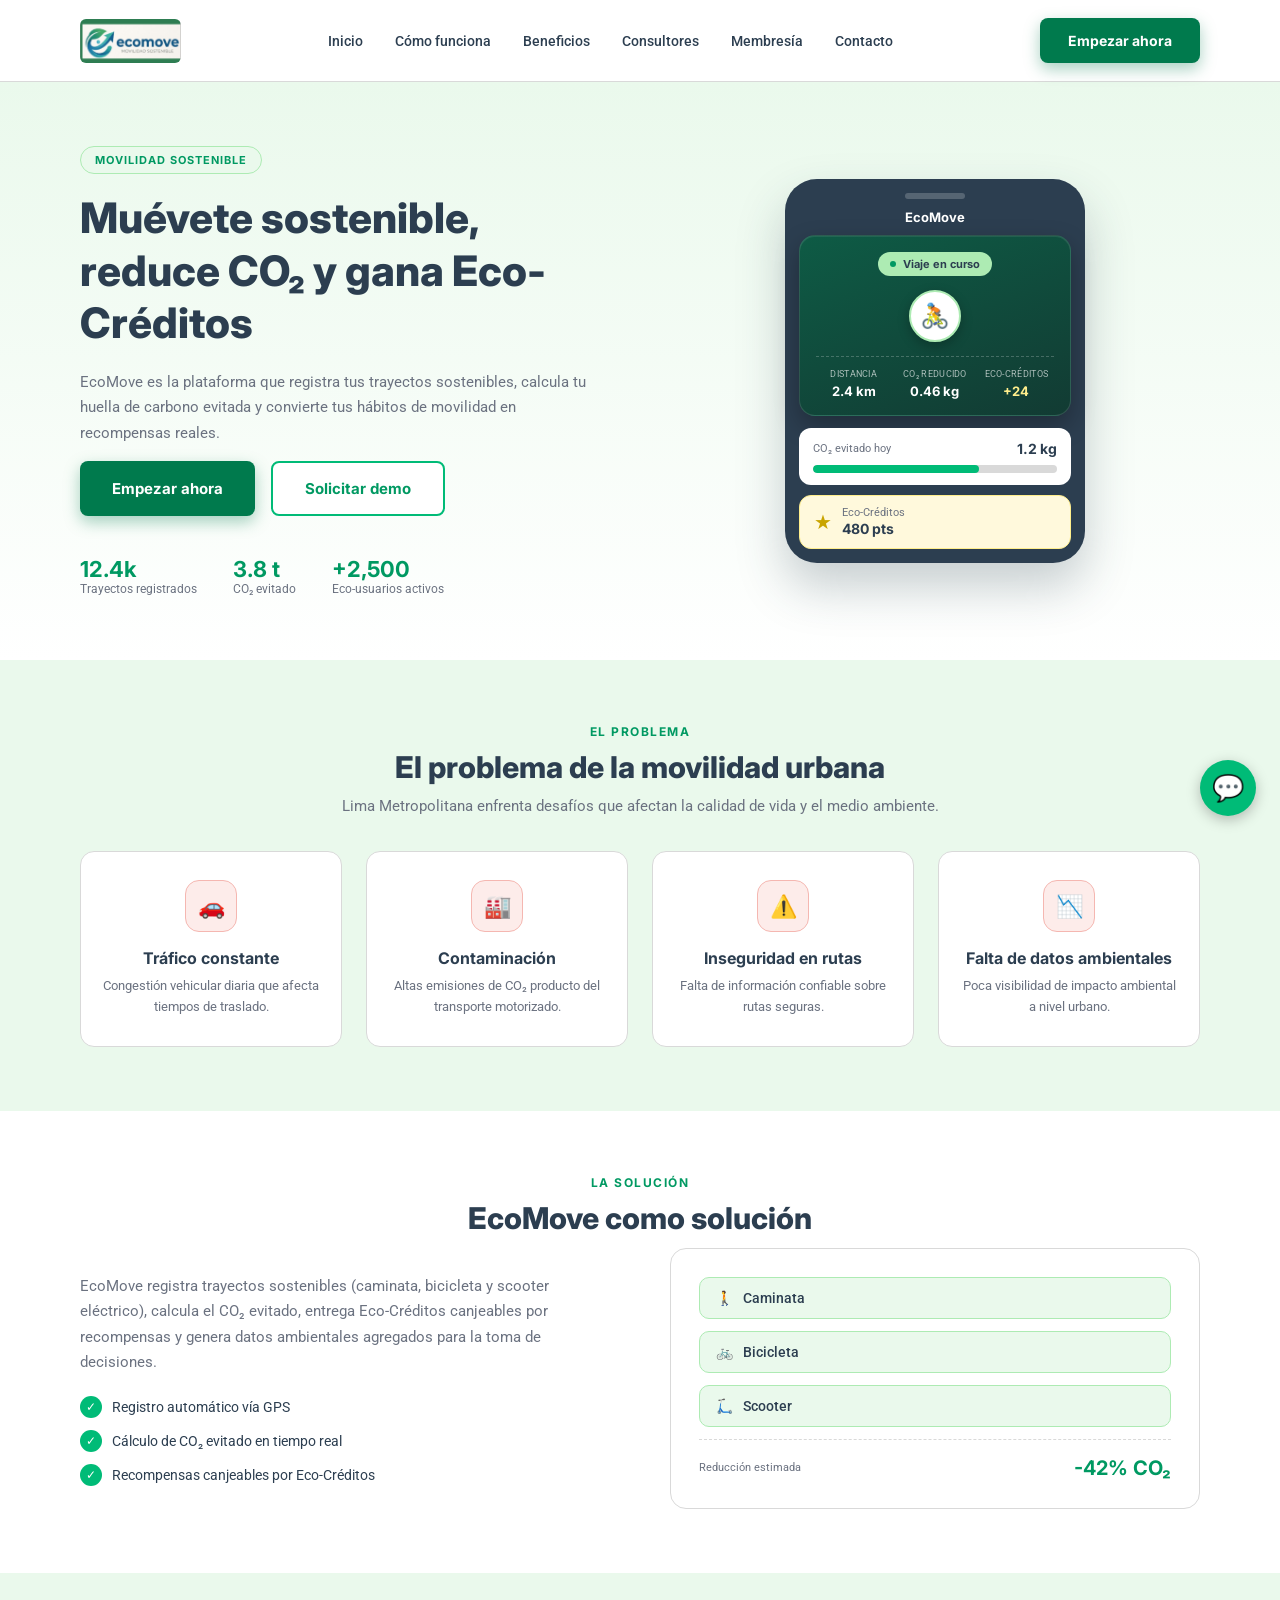
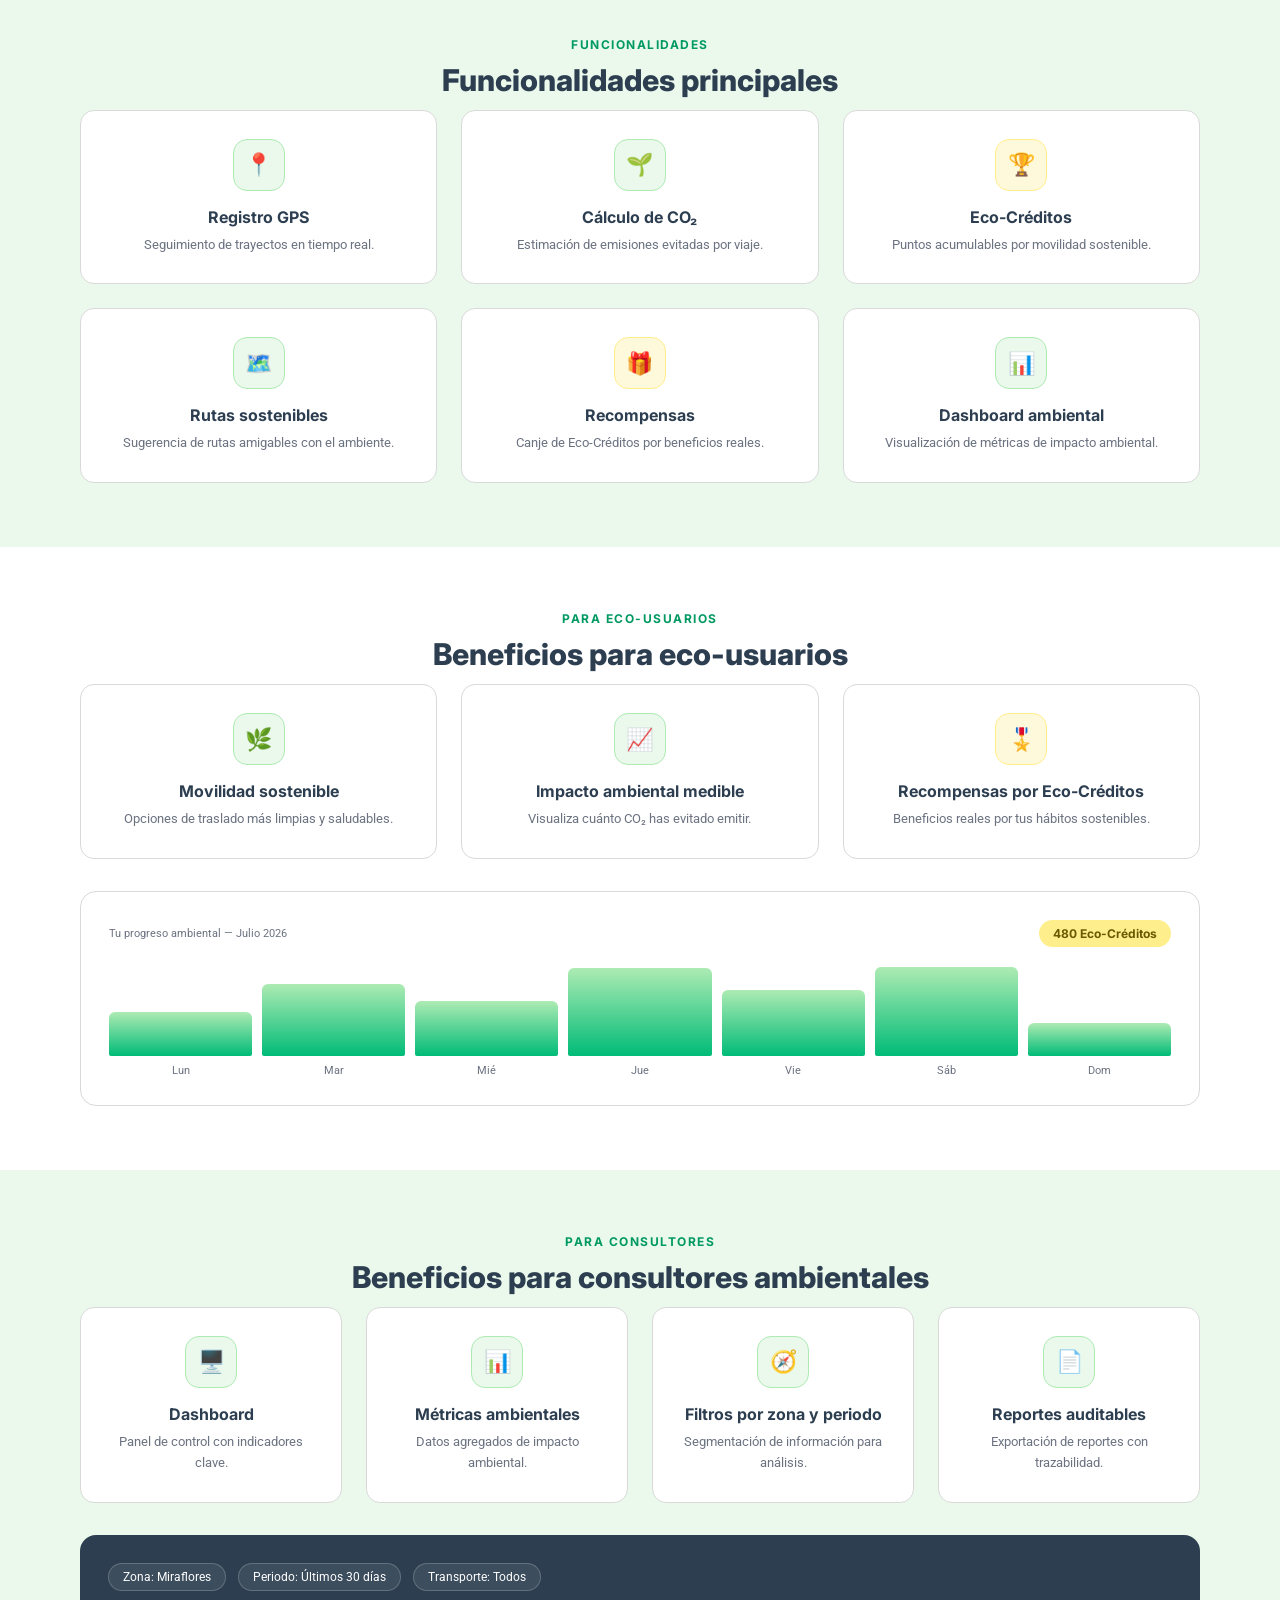
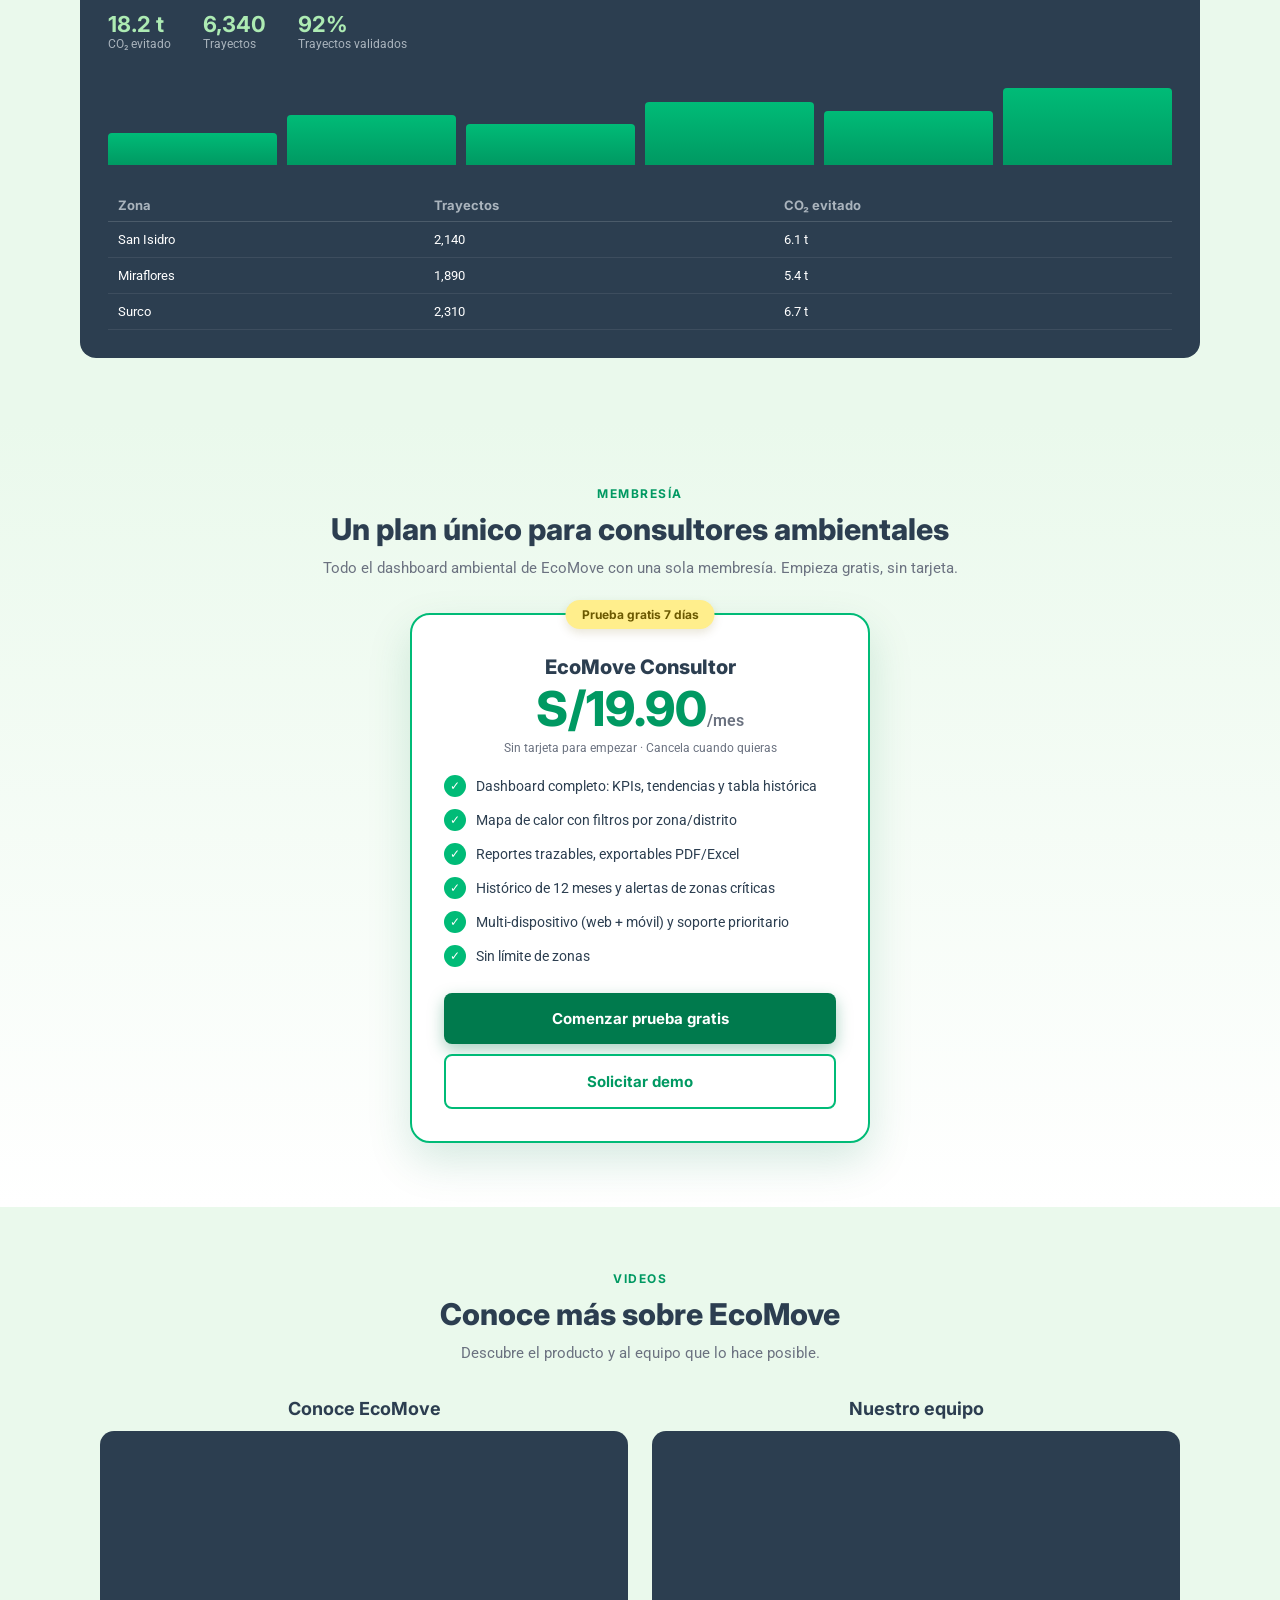
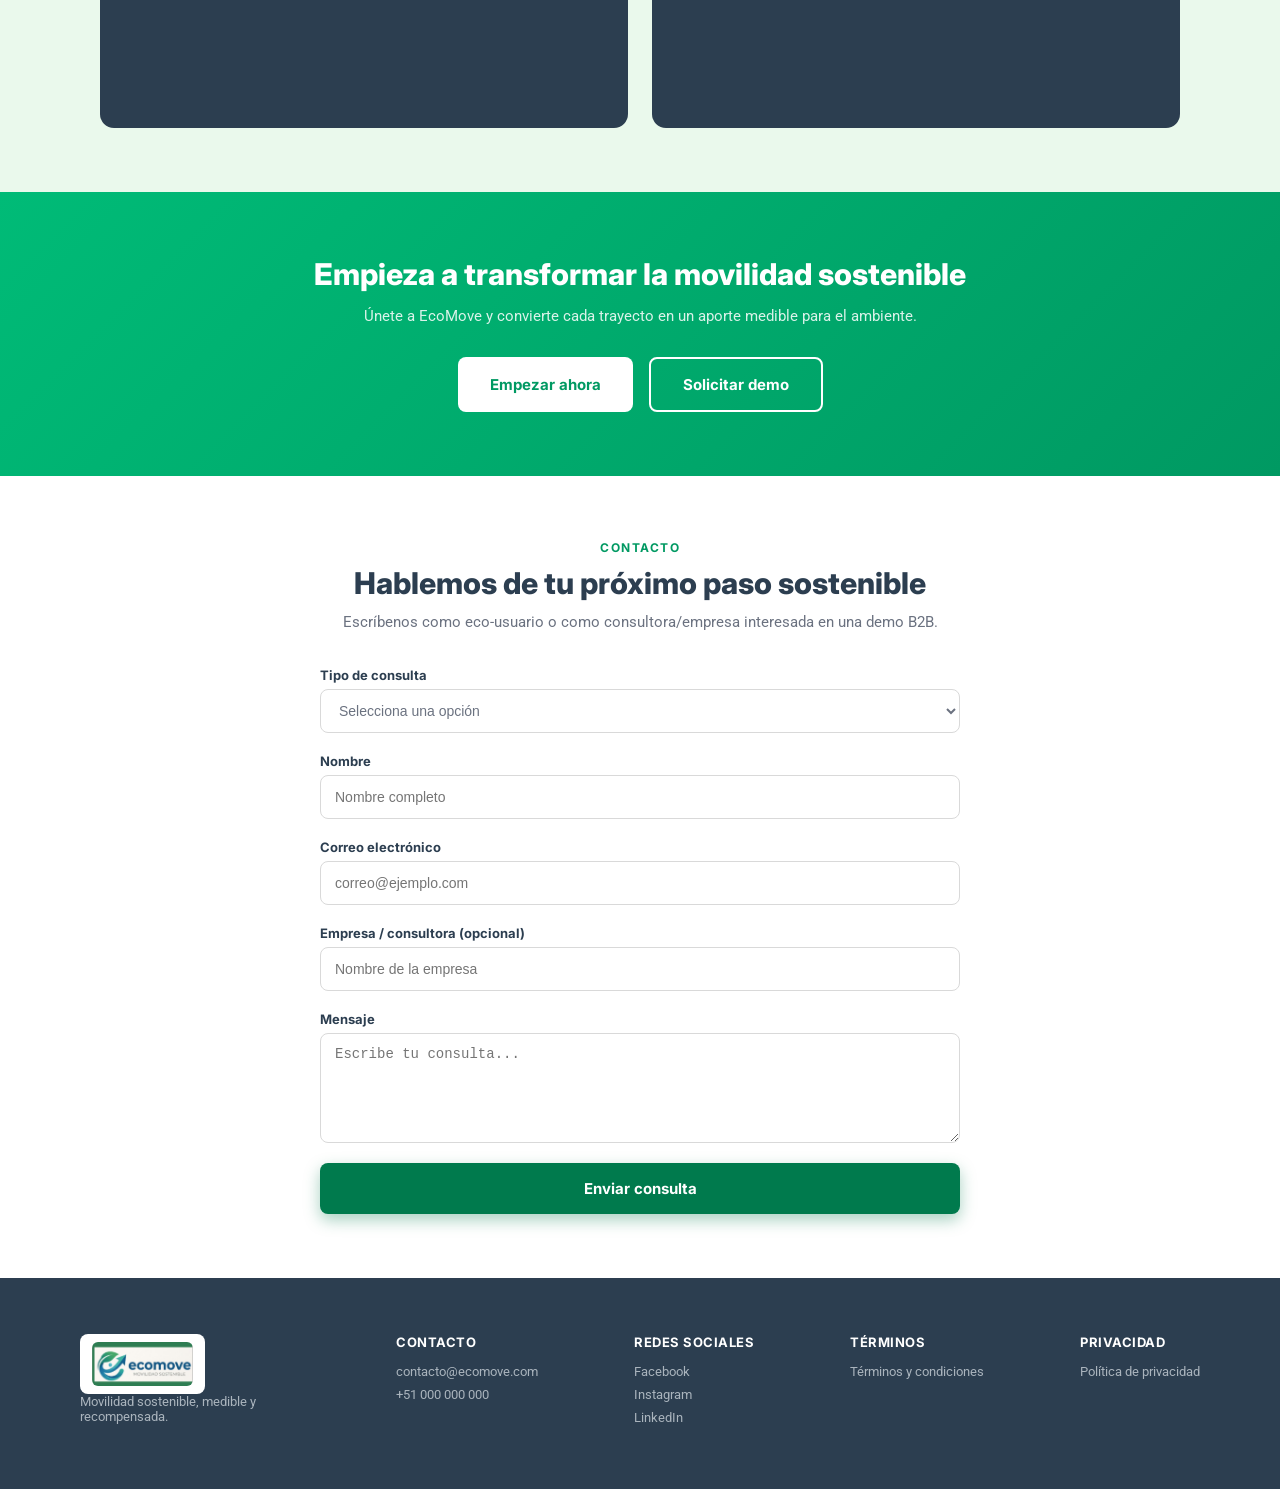
<file: index.html>
<!DOCTYPE html>
<html lang="es">
<head>
<meta charset="UTF-8">
<meta name="viewport" content="width=device-width, initial-scale=1.0">
<title>EcoMove - Movilidad sostenible, medible y recompensada</title>
<link rel="stylesheet" href="styles.css">
<link rel="stylesheet" href="app.css">
</head>
<body>

<div class="frame frame-desktop">

  <!-- Header -->
  <header class="d-header">
    <div class="logo-box">
      <img src="assets/logo-ecomove.png" alt="Logo EcoMove" class="logo-img">
    </div>
    <nav class="d-nav" id="primary-nav" aria-label="Navegación principal">
      <a href="#hero">Inicio</a>
      <a href="#solucion">Cómo funciona</a>
      <a href="#beneficios-usuarios">Beneficios</a>
      <a href="#beneficios-consultores">Consultores</a>
      <a href="#membresia">Membresía</a>
      <a href="#contacto">Contacto</a>
    </nav>
    <div class="d-header__actions">
      <button class="btn btn-primary d-header__cta">Empezar ahora</button>
      <button class="menu-btn" id="mobile-menu-btn" aria-label="Abrir menú" aria-expanded="false" aria-controls="mobile-nav">☰</button>
    </div>
  </header>
  <nav class="m-nav" id="mobile-nav" aria-label="Menú de navegación" hidden>
    <a href="#hero">Inicio</a>
    <a href="#solucion">Cómo funciona</a>
    <a href="#beneficios-usuarios">Beneficios</a>
    <a href="#beneficios-consultores">Consultores</a>
    <a href="#membresia">Membresía</a>
    <a href="#contacto">Contacto</a>
  </nav>

  <!-- HERO SECTION -->
  <section class="section d-hero" id="hero">
    <div class="hero-col hero-text">
      <span class="tag">MOVILIDAD SOSTENIBLE</span>
      <h2 class="h-title">Muévete sostenible, reduce CO₂ y gana Eco-Créditos</h2>
      <p class="p-text">EcoMove es la plataforma que registra tus trayectos sostenibles, calcula tu huella de carbono evitada y convierte tus hábitos de movilidad en recompensas reales.</p>
      <div class="btn-row">
        <button class="btn btn-primary btn-lg">Empezar ahora</button>
        <a href="#contacto" class="btn btn-secondary btn-lg">Solicitar demo</a>
      </div>
      <div class="hero-stats">
        <div class="hero-stat"><strong>12.4k</strong><span>Trayectos registrados</span></div>
        <div class="hero-stat"><strong>3.8 t</strong><span>CO₂ evitado</span></div>
        <div class="hero-stat"><strong>+2,500</strong><span>Eco-usuarios activos</span></div>
      </div>
    </div>
    <div class="hero-col hero-visual">
      <div class="phone-mock">
        <div class="phone-notch"></div>
        <div class="phone-topbar">EcoMove</div>
        <div class="phone-trip">
          <span class="trip-chip">Viaje en curso</span>
          <div class="phone-trip-icon">🚴</div>
          <div class="phone-trip-stats">
            <div class="phone-trip-stat">
              <span class="phone-trip-label">Distancia</span>
              <span class="phone-trip-value">2.4 km</span>
            </div>
            <div class="phone-trip-stat">
              <span class="phone-trip-label">CO₂ reducido</span>
              <span class="phone-trip-value">0.46 kg</span>
            </div>
            <div class="phone-trip-stat">
              <span class="phone-trip-label">Eco-Créditos</span>
              <span class="phone-trip-value accent">+24</span>
            </div>
          </div>
        </div>
        <div class="phone-card">
          <div class="phone-card-row">
            <span class="phone-card-label">CO₂ evitado hoy</span>
            <span class="phone-card-value">1.2 kg</span>
          </div>
          <div class="progress-bar"><div class="progress-fill" style="width:68%"></div></div>
        </div>
        <div class="phone-credit">
          <span class="credit-icon">★</span>
          <div>
            <span class="phone-card-label">Eco-Créditos</span>
            <span class="phone-card-value">480 pts</span>
          </div>
        </div>
      </div>
    </div>
  </section>

  <!-- SECCIÓN PROBLEMA -->
  <section class="section section-alt">
    <span class="eyebrow">EL PROBLEMA</span>
    <h3 class="s-title">El problema de la movilidad urbana</h3>
    <p class="s-subtitle">Lima Metropolitana enfrenta desafíos que afectan la calidad de vida y el medio ambiente.</p>
    <div class="grid grid-4">
      <div class="card">
        <div class="icon-badge icon-badge-red">🚗</div>
        <h4 class="c-title">Tráfico constante</h4>
        <p class="c-text">Congestión vehicular diaria que afecta tiempos de traslado.</p>
      </div>
      <div class="card">
        <div class="icon-badge icon-badge-red">🏭</div>
        <h4 class="c-title">Contaminación</h4>
        <p class="c-text">Altas emisiones de CO₂ producto del transporte motorizado.</p>
      </div>
      <div class="card">
        <div class="icon-badge icon-badge-red">⚠️</div>
        <h4 class="c-title">Inseguridad en rutas</h4>
        <p class="c-text">Falta de información confiable sobre rutas seguras.</p>
      </div>
      <div class="card">
        <div class="icon-badge icon-badge-red">📉</div>
        <h4 class="c-title">Falta de datos ambientales</h4>
        <p class="c-text">Poca visibilidad de impacto ambiental a nivel urbano.</p>
      </div>
    </div>
  </section>

  <!-- SECCIÓN SOLUCIÓN ECOMOVE -->
  <section class="section" id="solucion">
    <span class="eyebrow">LA SOLUCIÓN</span>
    <h3 class="s-title">EcoMove como solución</h3>
    <div class="split-block">
      <div class="split-text">
        <p class="p-text">EcoMove registra trayectos sostenibles (caminata, bicicleta y scooter eléctrico), calcula el CO₂ evitado, entrega Eco-Créditos canjeables por recompensas y genera datos ambientales agregados para la toma de decisiones.</p>
        <ul class="check-list">
          <li><span class="check-icon">✓</span> Registro automático vía GPS</li>
          <li><span class="check-icon">✓</span> Cálculo de CO₂ evitado en tiempo real</li>
          <li><span class="check-icon">✓</span> Recompensas canjeables por Eco-Créditos</li>
        </ul>
      </div>
      <div class="split-visual">
        <div class="transport-panel">
          <div class="transport-chip"><span>🚶</span> Caminata</div>
          <div class="transport-chip"><span>🚲</span> Bicicleta</div>
          <div class="transport-chip"><span>🛴</span> Scooter</div>
          <div class="transport-total">
            <span class="phone-card-label">Reducción estimada</span>
            <span class="phone-card-value big">-42% CO₂</span>
          </div>
        </div>
      </div>
    </div>
  </section>

  <!-- FUNCIONALIDADES PRINCIPALES -->
  <section class="section section-alt">
    <span class="eyebrow">FUNCIONALIDADES</span>
    <h3 class="s-title">Funcionalidades principales</h3>
    <div class="grid grid-3">
      <div class="card">
        <div class="icon-badge">📍</div>
        <h4 class="c-title">Registro GPS</h4>
        <p class="c-text">Seguimiento de trayectos en tiempo real.</p>
      </div>
      <div class="card">
        <div class="icon-badge">🌱</div>
        <h4 class="c-title">Cálculo de CO₂</h4>
        <p class="c-text">Estimación de emisiones evitadas por viaje.</p>
      </div>
      <div class="card">
        <div class="icon-badge icon-badge-yellow">🏆</div>
        <h4 class="c-title">Eco-Créditos</h4>
        <p class="c-text">Puntos acumulables por movilidad sostenible.</p>
      </div>
      <div class="card">
        <div class="icon-badge">🗺️</div>
        <h4 class="c-title">Rutas sostenibles</h4>
        <p class="c-text">Sugerencia de rutas amigables con el ambiente.</p>
      </div>
      <div class="card">
        <div class="icon-badge icon-badge-yellow">🎁</div>
        <h4 class="c-title">Recompensas</h4>
        <p class="c-text">Canje de Eco-Créditos por beneficios reales.</p>
      </div>
      <div class="card">
        <div class="icon-badge">📊</div>
        <h4 class="c-title">Dashboard ambiental</h4>
        <p class="c-text">Visualización de métricas de impacto ambiental.</p>
      </div>
    </div>
  </section>

  <!-- BENEFICIOS PARA ECO-USUARIOS -->
  <section class="section" id="beneficios-usuarios">
    <span class="eyebrow">PARA ECO-USUARIOS</span>
    <h3 class="s-title">Beneficios para eco-usuarios</h3>
    <div class="grid grid-3">
      <div class="card">
        <div class="icon-badge">🌿</div>
        <h4 class="c-title">Movilidad sostenible</h4>
        <p class="c-text">Opciones de traslado más limpias y saludables.</p>
      </div>
      <div class="card">
        <div class="icon-badge">📈</div>
        <h4 class="c-title">Impacto ambiental medible</h4>
        <p class="c-text">Visualiza cuánto CO₂ has evitado emitir.</p>
      </div>
      <div class="card">
        <div class="icon-badge icon-badge-yellow">🎖️</div>
        <h4 class="c-title">Recompensas por Eco-Créditos</h4>
        <p class="c-text">Beneficios reales por tus hábitos sostenibles.</p>
      </div>
    </div>
    <div class="progress-panel">
      <div class="progress-panel-header">
        <span class="phone-card-label">Tu progreso ambiental — Julio 2026</span>
        <span class="badge-yellow">480 Eco-Créditos</span>
      </div>
      <div class="progress-week">
        <div class="progress-day"><div class="bar" style="height:40%"></div><span>Lun</span></div>
        <div class="progress-day"><div class="bar" style="height:65%"></div><span>Mar</span></div>
        <div class="progress-day"><div class="bar" style="height:50%"></div><span>Mié</span></div>
        <div class="progress-day"><div class="bar" style="height:80%"></div><span>Jue</span></div>
        <div class="progress-day"><div class="bar" style="height:60%"></div><span>Vie</span></div>
        <div class="progress-day"><div class="bar" style="height:90%"></div><span>Sáb</span></div>
        <div class="progress-day"><div class="bar" style="height:30%"></div><span>Dom</span></div>
      </div>
    </div>
  </section>

  <!-- BENEFICIOS PARA CONSULTORES AMBIENTALES -->
  <section class="section section-alt" id="beneficios-consultores">
    <span class="eyebrow">PARA CONSULTORES</span>
    <h3 class="s-title">Beneficios para consultores ambientales</h3>
    <div class="grid grid-4">
      <div class="card">
        <div class="icon-badge">🖥️</div>
        <h4 class="c-title">Dashboard</h4>
        <p class="c-text">Panel de control con indicadores clave.</p>
      </div>
      <div class="card">
        <div class="icon-badge">📊</div>
        <h4 class="c-title">Métricas ambientales</h4>
        <p class="c-text">Datos agregados de impacto ambiental.</p>
      </div>
      <div class="card">
        <div class="icon-badge">🧭</div>
        <h4 class="c-title">Filtros por zona y periodo</h4>
        <p class="c-text">Segmentación de información para análisis.</p>
      </div>
      <div class="card">
        <div class="icon-badge">📄</div>
        <h4 class="c-title">Reportes auditables</h4>
        <p class="c-text">Exportación de reportes con trazabilidad.</p>
      </div>
    </div>
    <div class="dashboard-panel">
      <div class="dashboard-toolbar">
        <span class="chip">Zona: Miraflores</span>
        <span class="chip">Periodo: Últimos 30 días</span>
        <span class="chip">Transporte: Todos</span>
      </div>
      <div class="dashboard-stats">
        <div class="dash-stat"><strong>18.2 t</strong><span>CO₂ evitado</span></div>
        <div class="dash-stat"><strong>6,340</strong><span>Trayectos</span></div>
        <div class="dash-stat"><strong>92%</strong><span>Trayectos validados</span></div>
      </div>
      <div class="dashboard-chart">
        <div class="dash-bar" style="height:35%"></div>
        <div class="dash-bar" style="height:55%"></div>
        <div class="dash-bar" style="height:45%"></div>
        <div class="dash-bar" style="height:70%"></div>
        <div class="dash-bar" style="height:60%"></div>
        <div class="dash-bar" style="height:85%"></div>
      </div>
      <table class="dash-table">
        <thead><tr><th>Zona</th><th>Trayectos</th><th>CO₂ evitado</th></tr></thead>
        <tbody>
          <tr><td>San Isidro</td><td>2,140</td><td>6.1 t</td></tr>
          <tr><td>Miraflores</td><td>1,890</td><td>5.4 t</td></tr>
          <tr><td>Surco</td><td>2,310</td><td>6.7 t</td></tr>
        </tbody>
      </table>
    </div>
  </section>

  <!-- MEMBRESÍA CONSULTOR (plan único) -->
  <section class="section pricing-section" id="membresia">
    <span class="eyebrow">MEMBRESÍA</span>
    <h3 class="s-title">Un plan único para consultores ambientales</h3>
    <p class="s-subtitle">Todo el dashboard ambiental de EcoMove con una sola membresía. Empieza gratis, sin tarjeta.</p>
    <div class="pricing-card">
      <span class="pricing-card__badge">Prueba gratis 7 días</span>
      <h4 class="pricing-card__name">EcoMove Consultor</h4>
      <div class="pricing-card__price">
        <span class="pricing-card__amount">S/19.90</span><span class="pricing-card__period">/mes</span>
      </div>
      <p class="pricing-card__note">Sin tarjeta para empezar · Cancela cuando quieras</p>
      <ul class="check-list pricing-card__list">
        <li><span class="check-icon">✓</span> Dashboard completo: KPIs, tendencias y tabla histórica</li>
        <li><span class="check-icon">✓</span> Mapa de calor con filtros por zona/distrito</li>
        <li><span class="check-icon">✓</span> Reportes trazables, exportables PDF/Excel</li>
        <li><span class="check-icon">✓</span> Histórico de 12 meses y alertas de zonas críticas</li>
        <li><span class="check-icon">✓</span> Multi-dispositivo (web + móvil) y soporte prioritario</li>
        <li><span class="check-icon">✓</span> Sin límite de zonas</li>
      </ul>
      <button class="btn btn-primary btn-lg pricing-card__cta">Comenzar prueba gratis</button>
      <a href="#contacto" class="btn btn-secondary btn-lg pricing-card__cta">Solicitar demo</a>
    </div>
  </section>

  <!-- VIDEOS -->
  <section class="section section-alt" id="videos">
    <span class="eyebrow">VIDEOS</span>
    <h3 class="s-title">Conoce más sobre EcoMove</h3>
    <p class="s-subtitle">Descubre el producto y al equipo que lo hace posible.</p>
    <div class="videos-grid">
      <div class="video-card">
        <h4 class="video-card__title">Conoce EcoMove</h4>
        <div class="video-embed">
          <iframe src="https://www.youtube.com/embed/VL_k3qui4Uw" title="Conoce EcoMove — About the Product" loading="lazy" allow="accelerometer; autoplay; clipboard-write; encrypted-media; gyroscope; picture-in-picture; web-share" allowfullscreen></iframe>
        </div>
      </div>
      <div class="video-card">
        <h4 class="video-card__title">Nuestro equipo</h4>
        <div class="video-embed">
          <iframe src="https://www.youtube.com/embed/xWdtOb88HFM" title="Nuestro equipo — About the Team" loading="lazy" allow="accelerometer; autoplay; clipboard-write; encrypted-media; gyroscope; picture-in-picture; web-share" allowfullscreen></iframe>
        </div>
      </div>
    </div>
  </section>

  <!-- CALL TO ACTION FINAL -->
  <section class="section cta-block" id="cta">
    <h3 class="s-title cta-title">Empieza a transformar la movilidad sostenible</h3>
    <p class="p-text center cta-text">Únete a EcoMove y convierte cada trayecto en un aporte medible para el ambiente.</p>
    <div class="btn-row center">
      <button class="btn btn-cta-primary btn-lg">Empezar ahora</button>
      <a href="#contacto" class="btn btn-cta-secondary btn-lg">Solicitar demo</a>
    </div>
  </section>

  <!-- FORMULARIO DE CONTACTO -->
  <section class="section" id="contacto">
    <span class="eyebrow">CONTACTO</span>
    <h3 class="s-title">Hablemos de tu próximo paso sostenible</h3>
    <p class="s-subtitle">Escríbenos como eco-usuario o como consultora/empresa interesada en una demo B2B.</p>
    <form class="contact-form" id="contact-form-desktop" novalidate>
      <div class="form-group">
        <label class="form-label" for="contact-type-desktop">Tipo de consulta</label>
        <select class="form-select" id="contact-type-desktop" name="type" required>
          <option value="">Selecciona una opción</option>
          <option value="eco-usuario">Soy eco-usuario</option>
          <option value="consultora">Consultora / empresa (demo B2B)</option>
          <option value="prensa">Prensa / otros</option>
        </select>
      </div>
      <div class="form-group">
        <label class="form-label" for="contact-name-desktop">Nombre</label>
        <input class="form-input" id="contact-name-desktop" name="name" type="text" placeholder="Nombre completo" required>
      </div>
      <div class="form-group">
        <label class="form-label" for="contact-email-desktop">Correo electrónico</label>
        <input class="form-input" id="contact-email-desktop" name="email" type="email" placeholder="correo@ejemplo.com" required>
      </div>
      <div class="form-group">
        <label class="form-label" for="contact-company-desktop">Empresa / consultora (opcional)</label>
        <input class="form-input" id="contact-company-desktop" name="company" type="text" placeholder="Nombre de la empresa">
      </div>
      <div class="form-group">
        <label class="form-label" for="contact-message-desktop">Mensaje</label>
        <textarea class="form-textarea" id="contact-message-desktop" name="message" placeholder="Escribe tu consulta..." required></textarea>
      </div>
      <p class="form-state form-state--error" role="alert" hidden>Completa los campos obligatorios antes de enviar.</p>
      <p class="form-state form-state--confirm" role="status" hidden>Tu consulta fue enviada. Te responderemos pronto.</p>
      <button class="btn btn-primary btn-lg" type="submit">Enviar consulta</button>
    </form>
  </section>

  <!-- FOOTER -->
  <footer class="d-footer">
    <div class="footer-col">
      <div class="logo-box logo-box-footer">
        <img src="assets/logo-ecomove.png" alt="Logo EcoMove" class="logo-img">
      </div>
      <p class="footer-tagline">Movilidad sostenible, medible y recompensada.</p>
    </div>
    <div class="footer-col">
      <h5>Contacto</h5>
      <p>contacto@ecomove.com</p>
      <p>+51 000 000 000</p>
    </div>
    <div class="footer-col">
      <h5>Redes sociales</h5>
      <p>Facebook</p>
      <p>Instagram</p>
      <p>LinkedIn</p>
    </div>
    <div class="footer-col">
      <h5>Términos</h5>
      <p>Términos y condiciones</p>
    </div>
    <div class="footer-col">
      <h5>Privacidad</h5>
      <p>Política de privacidad</p>
    </div>
  </footer>

</div>

<!-- ==================================================== -->
<!-- ECOMOVE FUNCTIONAL APP (SPA overlay, simulado)        -->
<!-- ==================================================== -->
<div class="app" id="app-shell" role="dialog" aria-modal="true" aria-label="Aplicación EcoMove" hidden>

  <header class="app__header">
    <div class="app__brand">
      <img src="assets/logo-ecomove.png" alt="Logo EcoMove" class="app__logo">
      <span class="app__title" id="app-view-title">EcoMove</span>
    </div>
    <div class="app__header-actions">
      <button class="app__credits-pill" id="app-credits-pill" type="button" aria-label="Ver saldo de Eco-Créditos">
        <span aria-hidden="true">★</span>
        <span id="app-credits-balance">0</span> pts
      </button>
      <button class="app__close" id="app-close" type="button" aria-label="Cerrar aplicación">✕</button>
    </div>
  </header>

  <!-- US02: indicador de registro en segundo plano -->
  <button class="app__bg-banner" id="app-bg-banner" type="button" hidden aria-live="polite">
    <span class="app__bg-dot" aria-hidden="true"></span>
    <span id="app-bg-banner-text">Registro activo en segundo plano</span>
    <span class="app__bg-cta" aria-hidden="true">Volver al viaje ›</span>
  </button>

  <main class="app__view" id="app-view" tabindex="-1"></main>

  <nav class="app__nav" id="app-nav" aria-label="Navegación principal de la app"></nav>
</div>

<!-- Toasts (US13 notificaciones) -->
<div class="toast-stack" id="toast-stack" aria-live="polite" aria-atomic="false"></div>

<!-- Modal root (resúmenes, confirmaciones) -->
<div class="modal-root" id="modal-root" hidden></div>

<script src="app.js"></script>
<script src="rewards.js"></script>
<script src="dashboard.js"></script>
<script src="chatbot.js"></script>
</body>
</html>
</file>
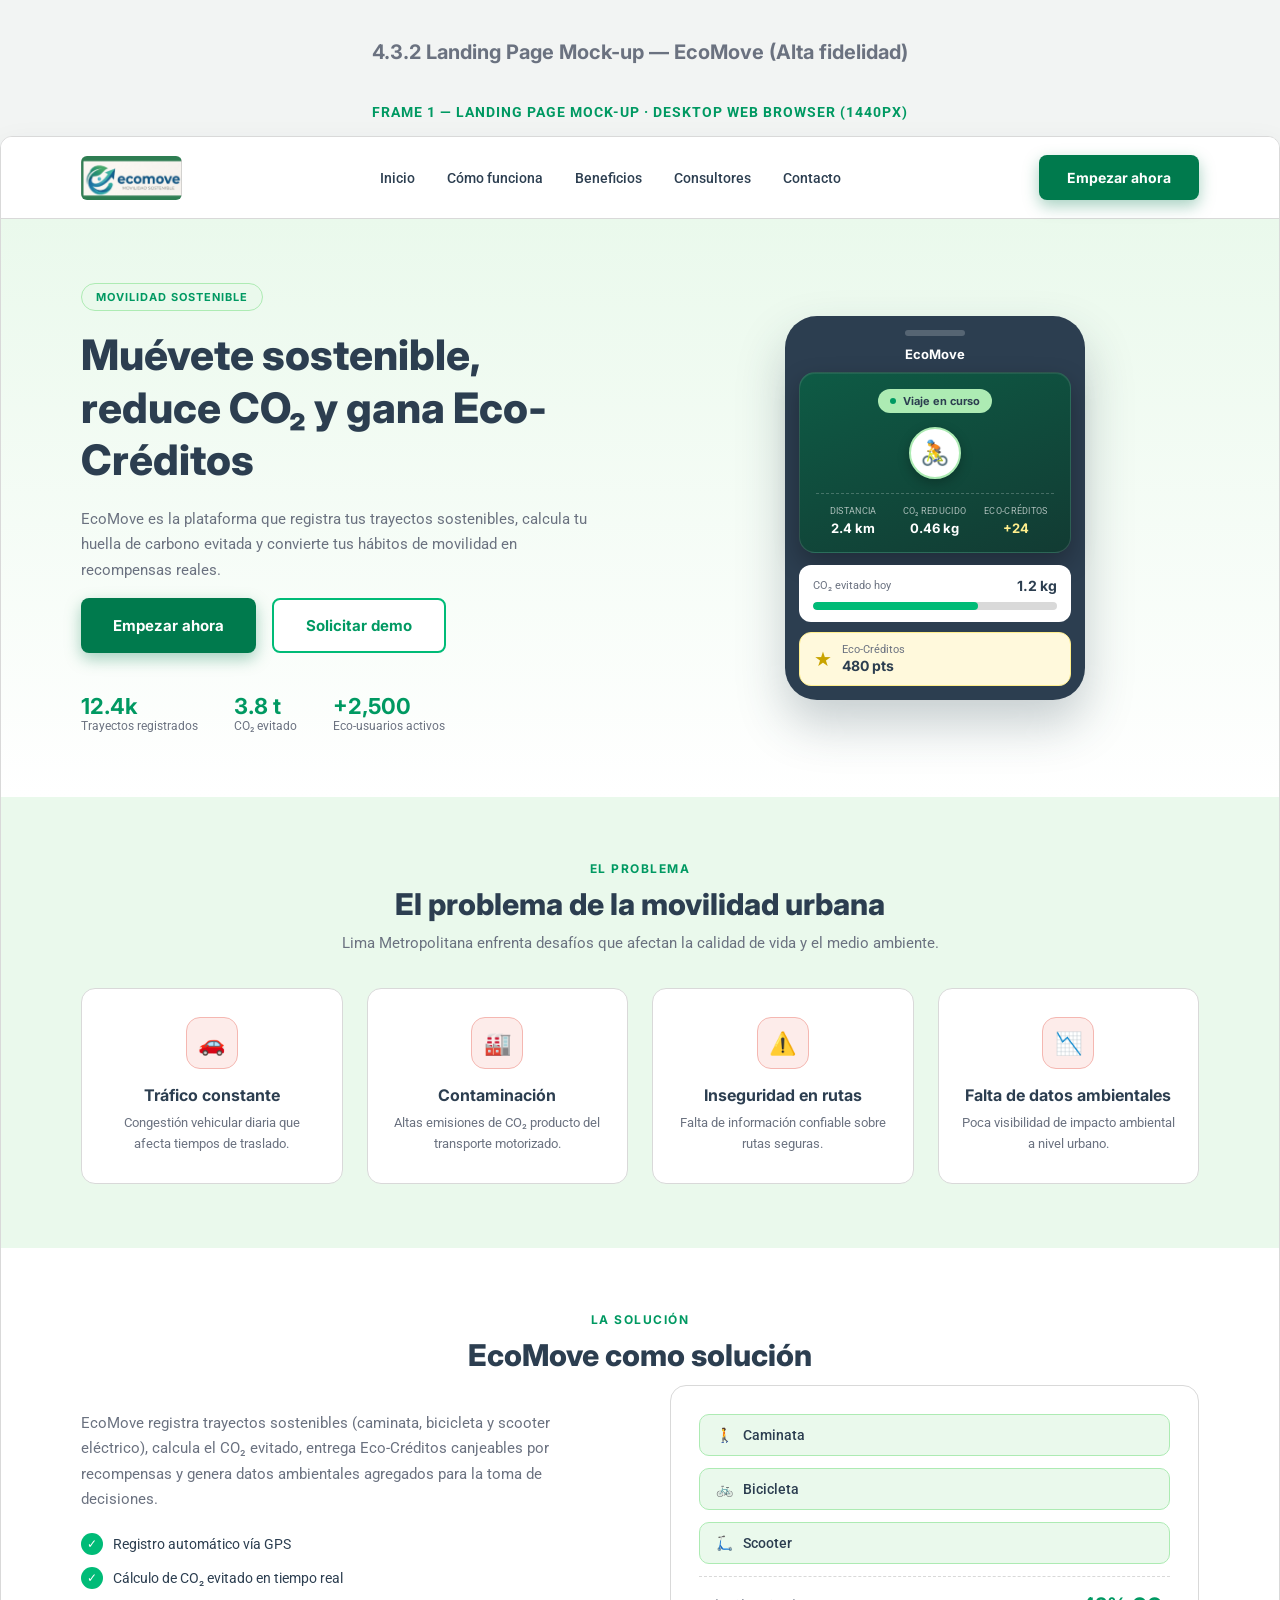
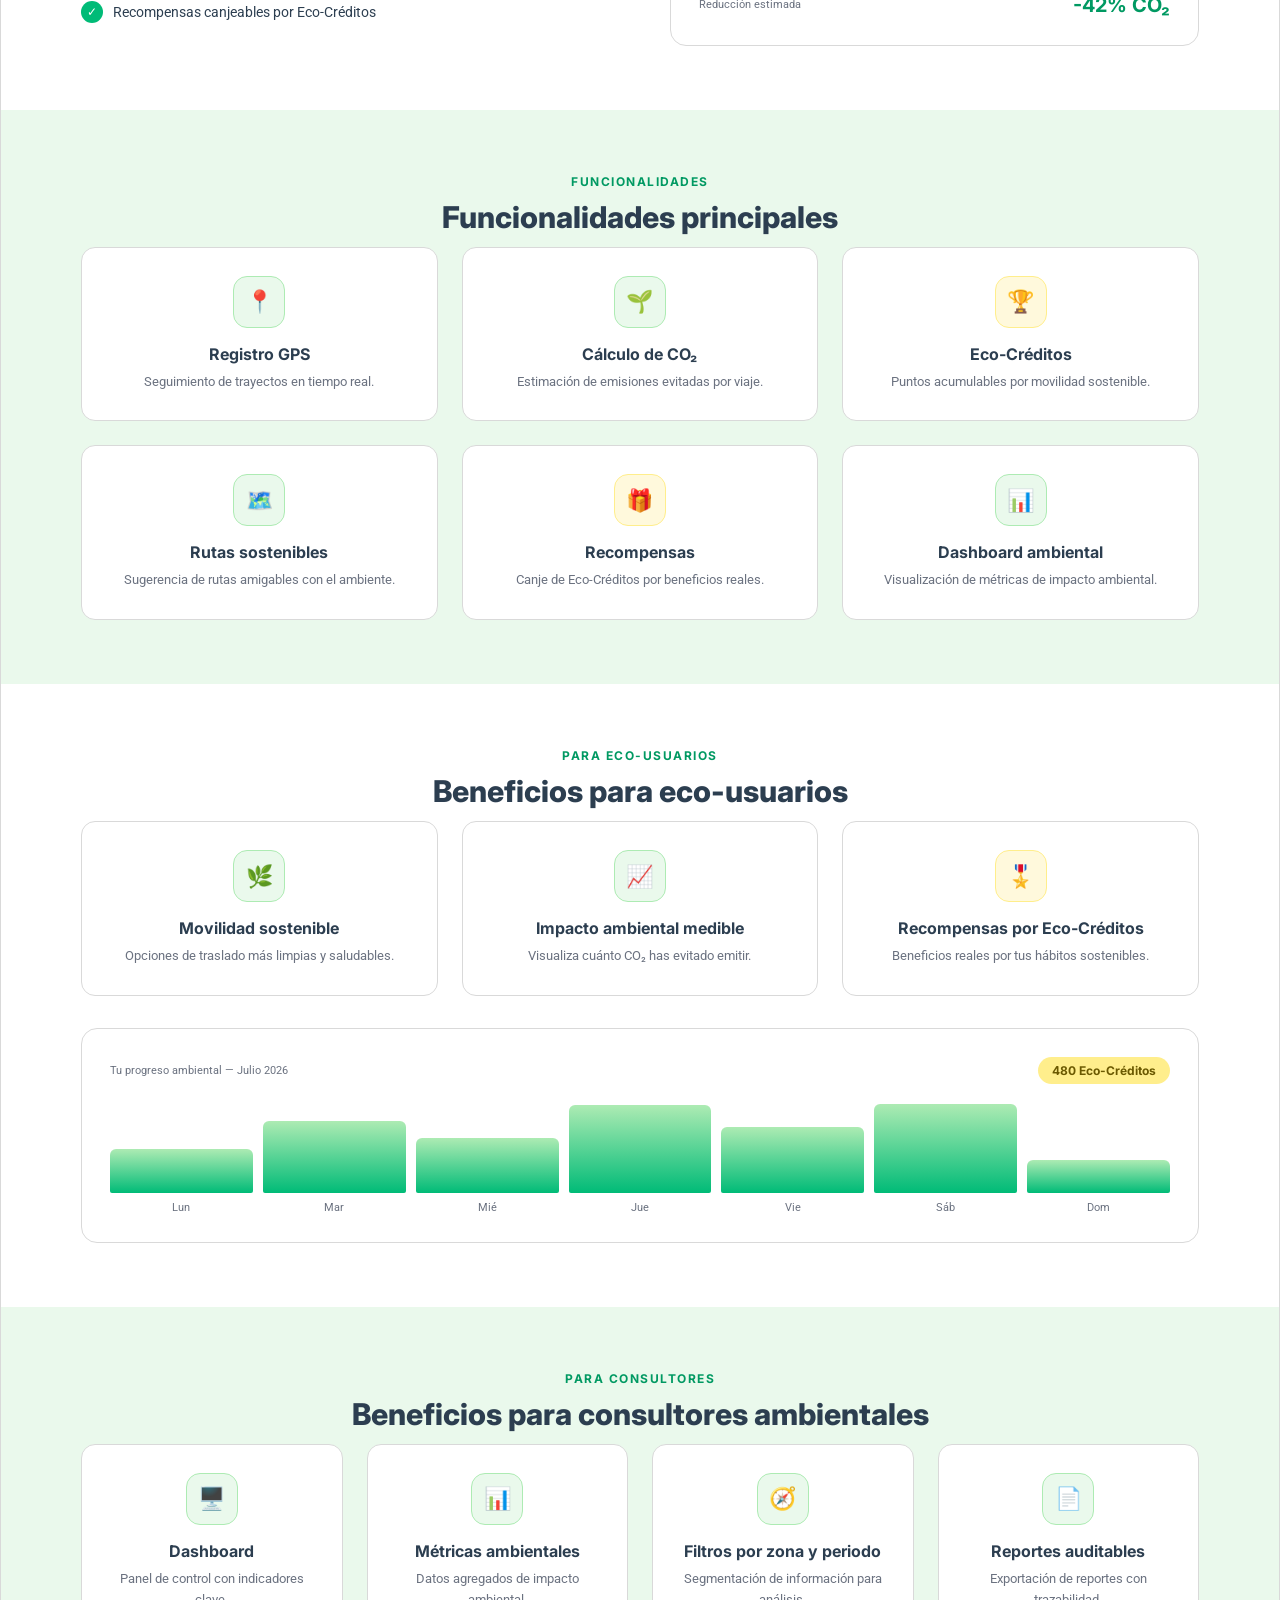
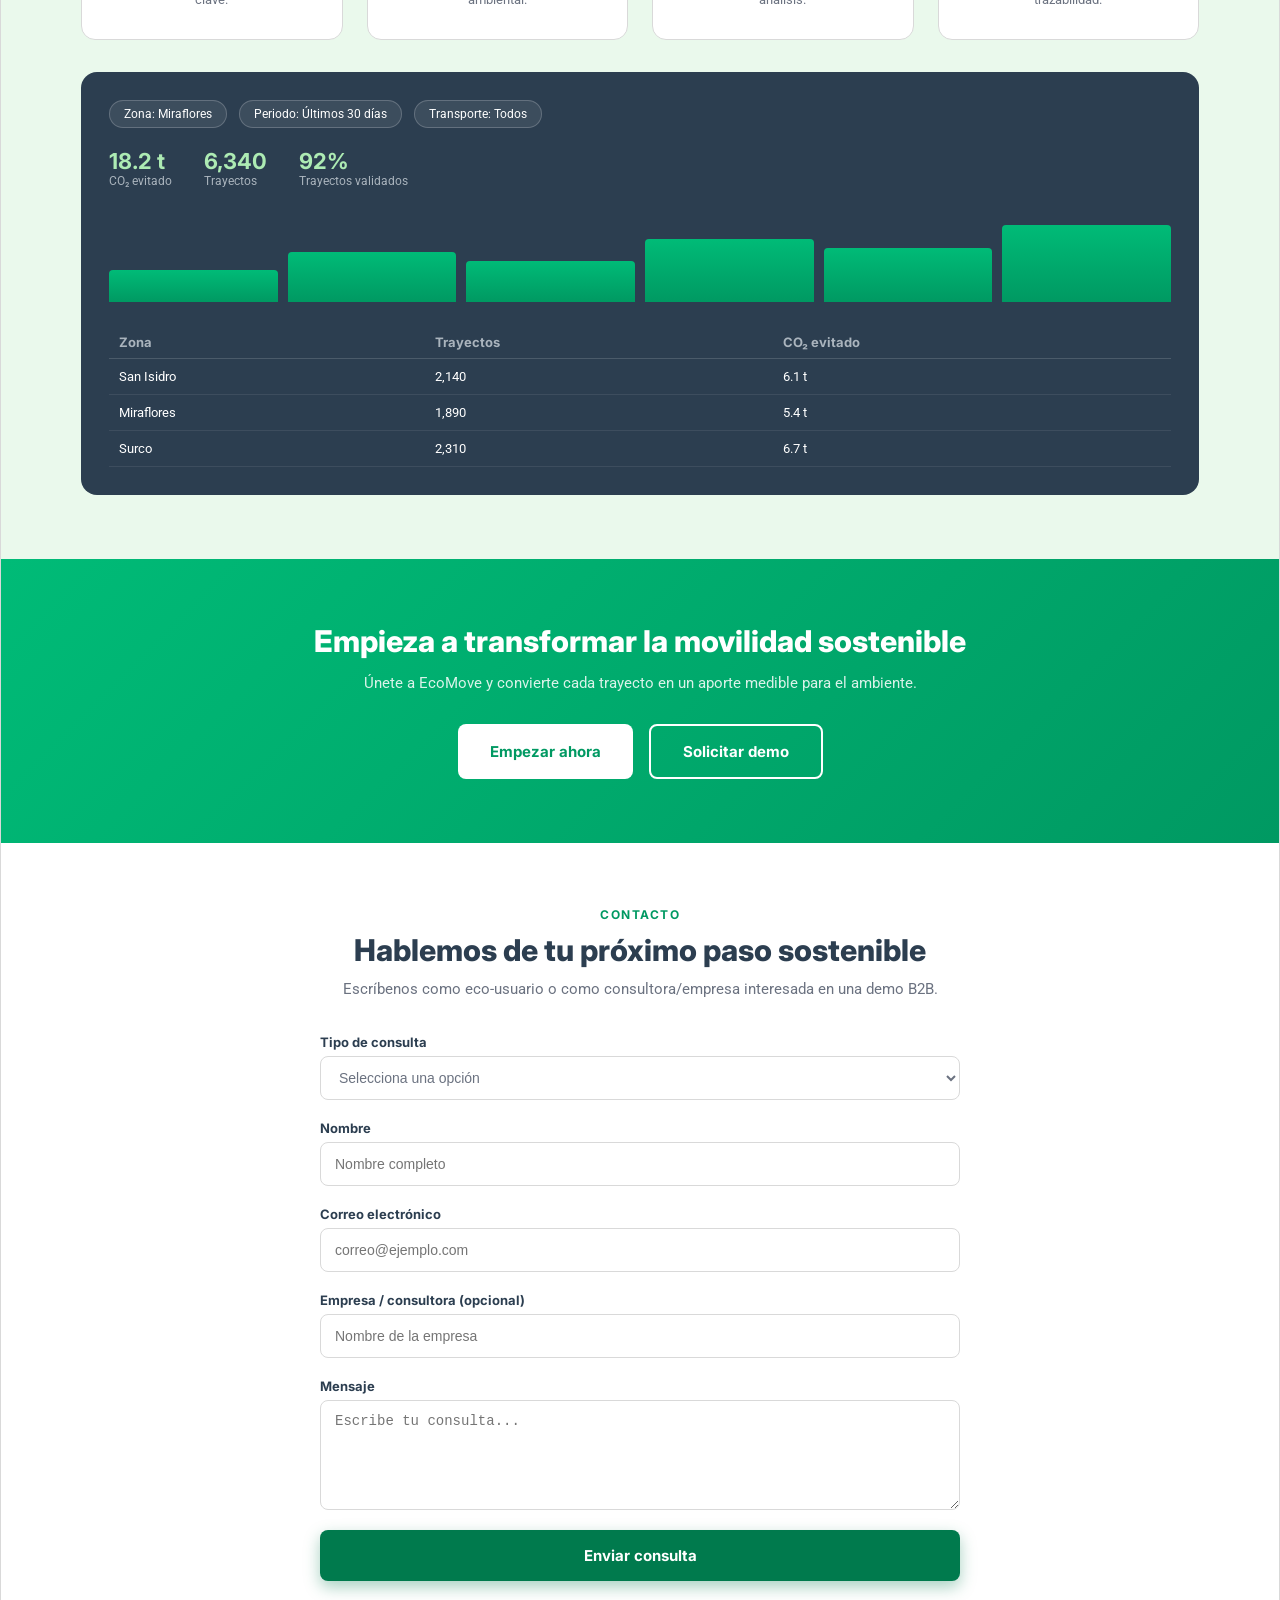
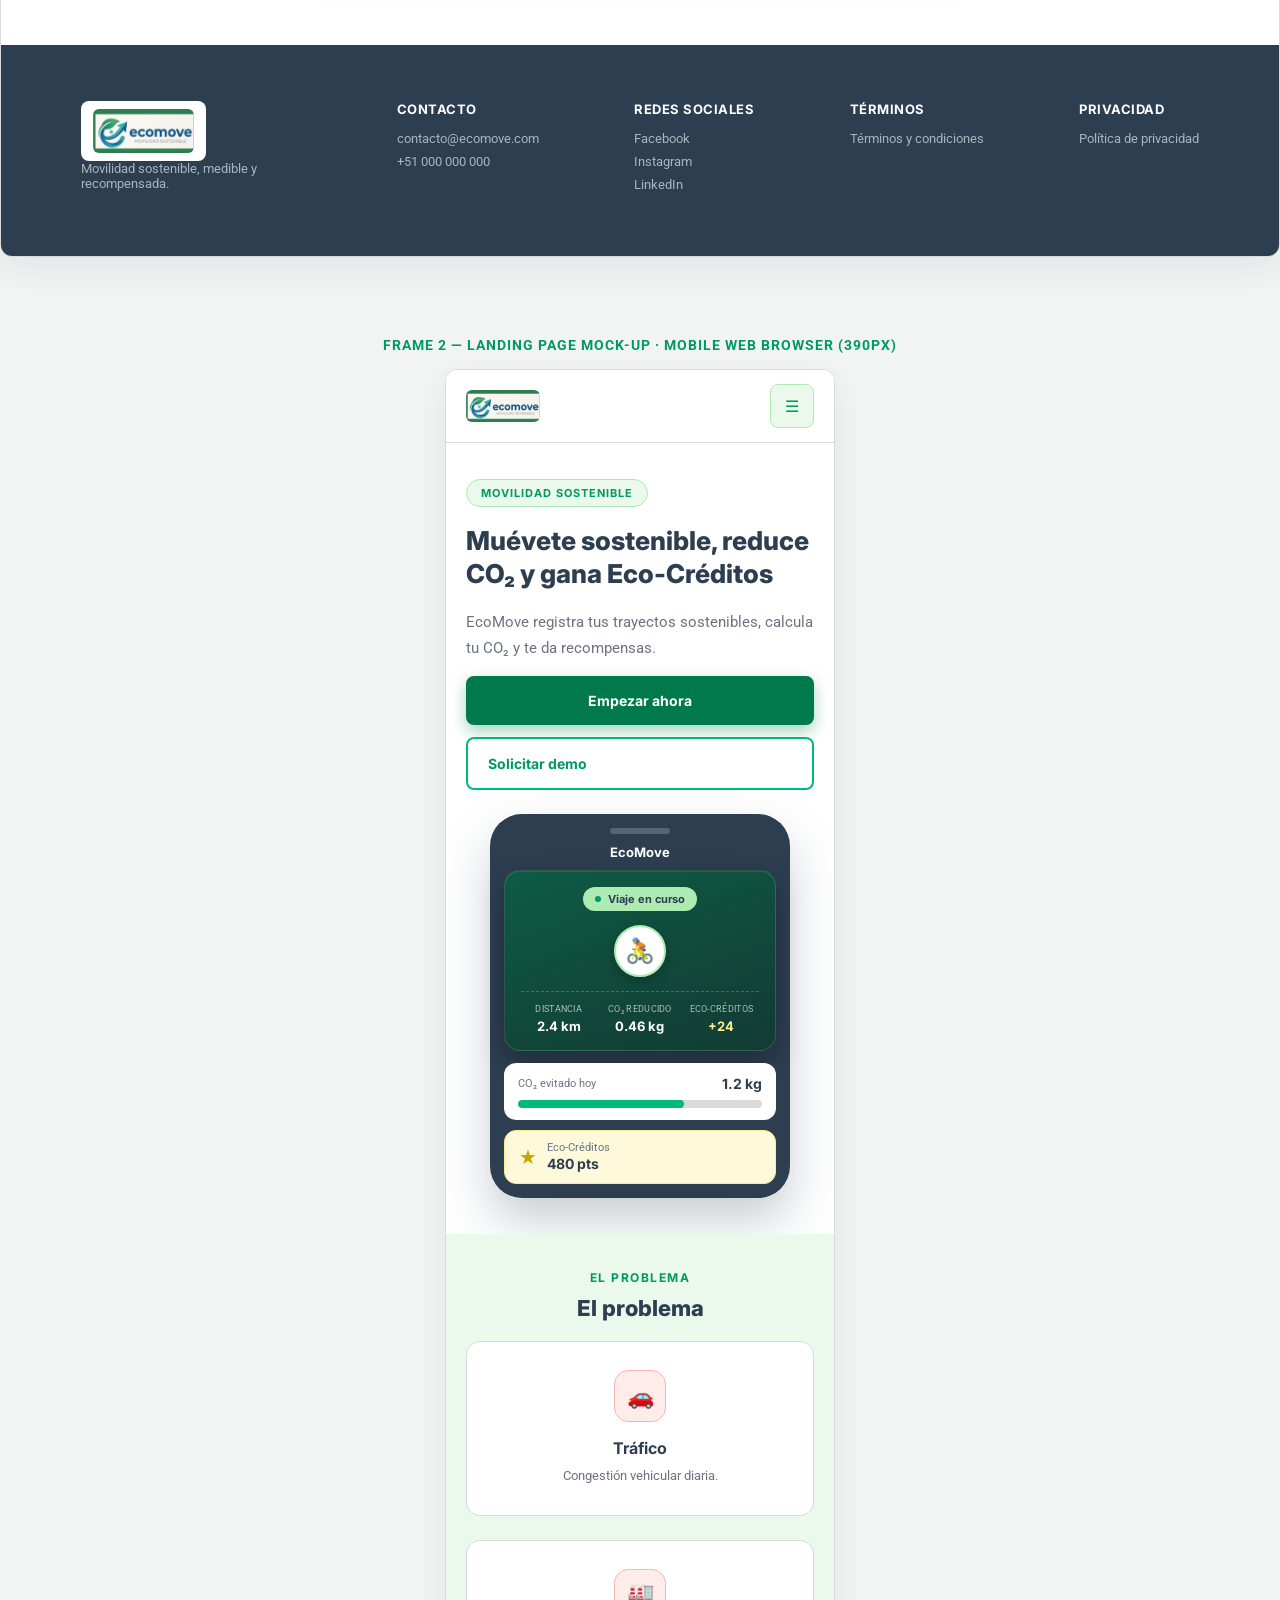
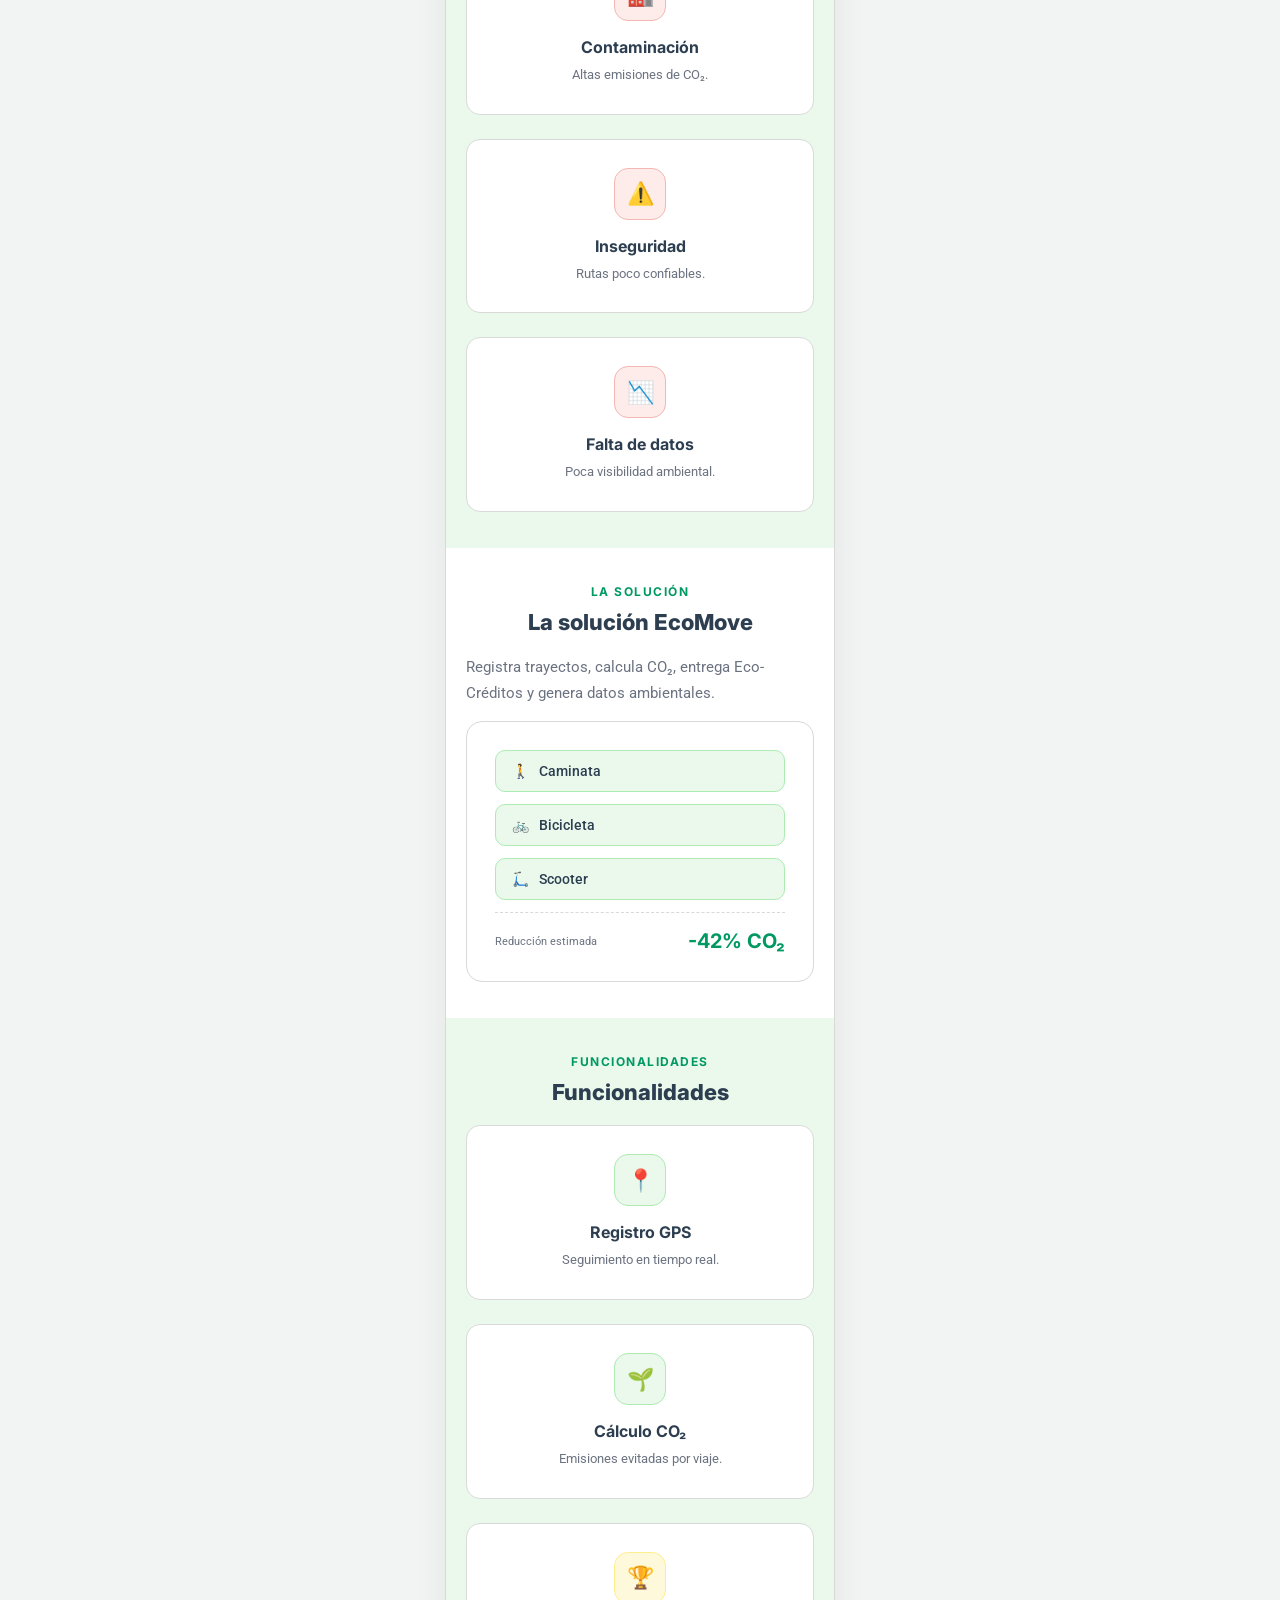
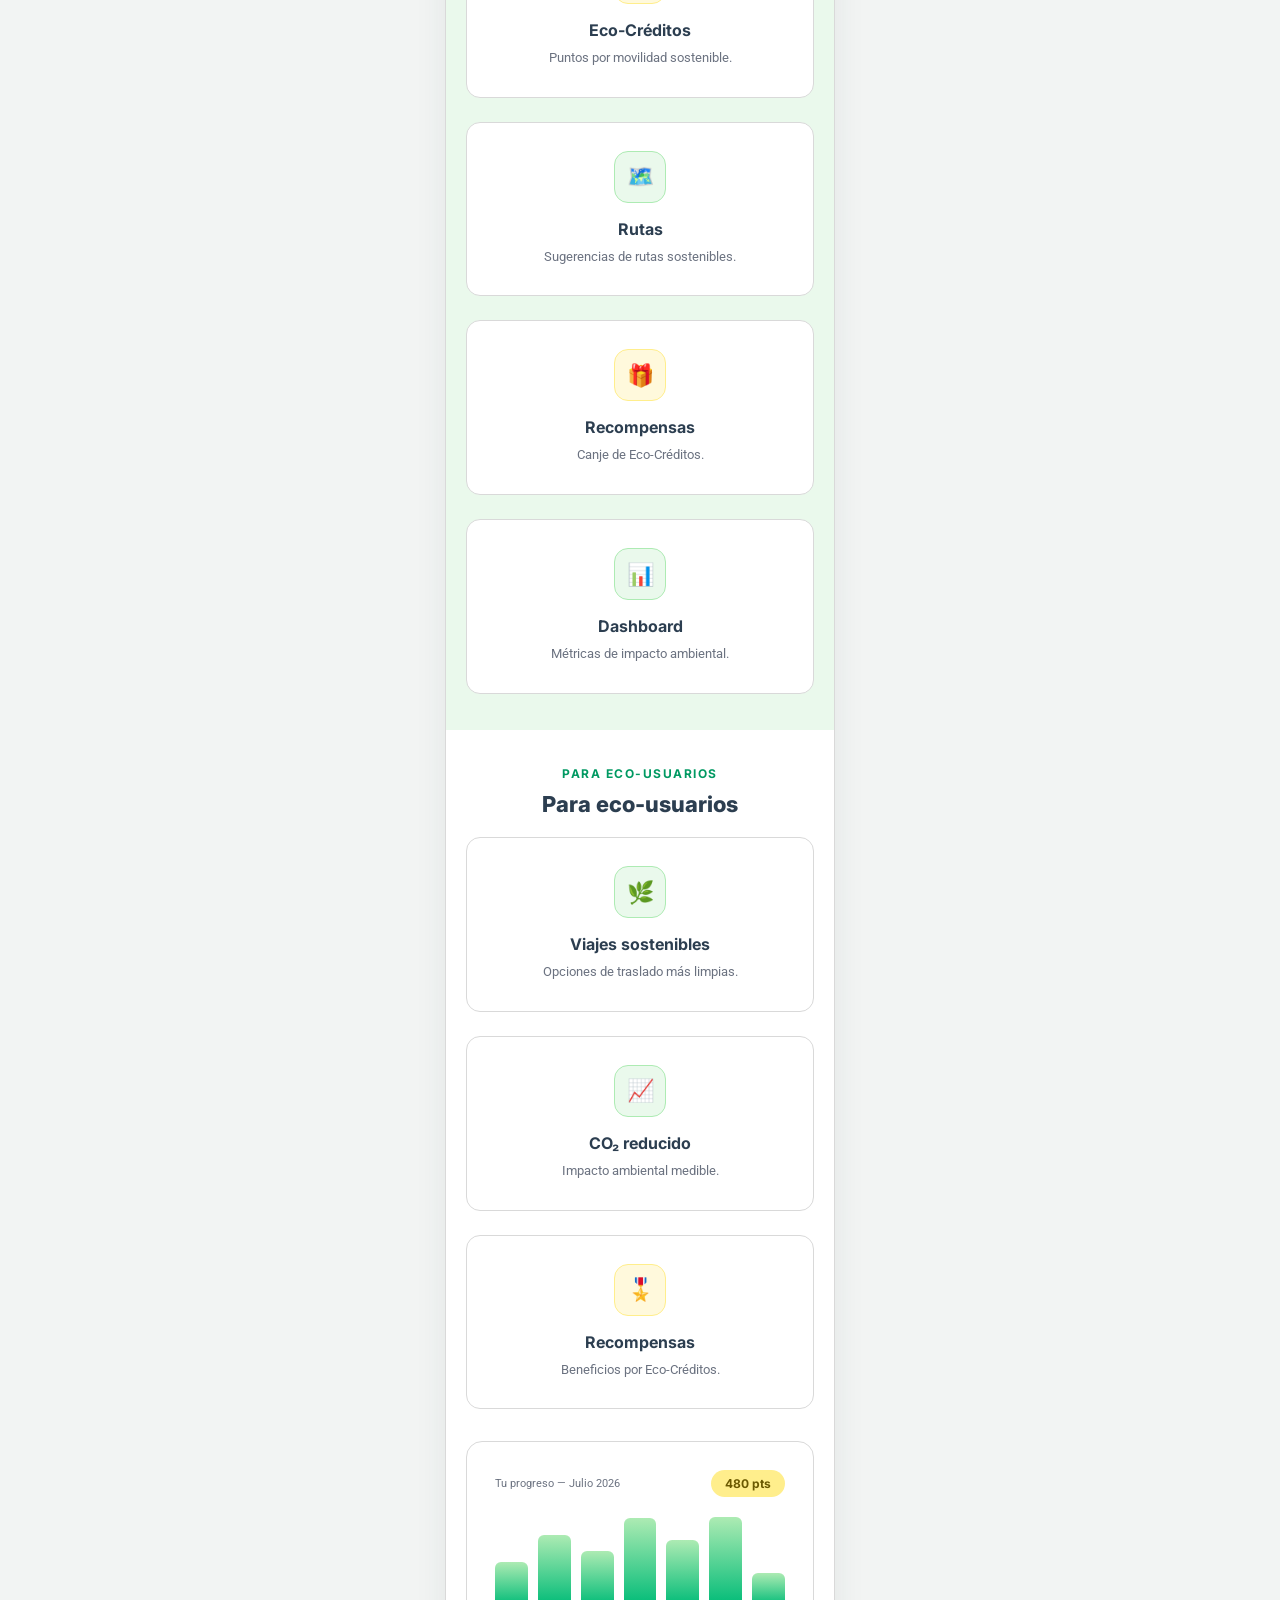
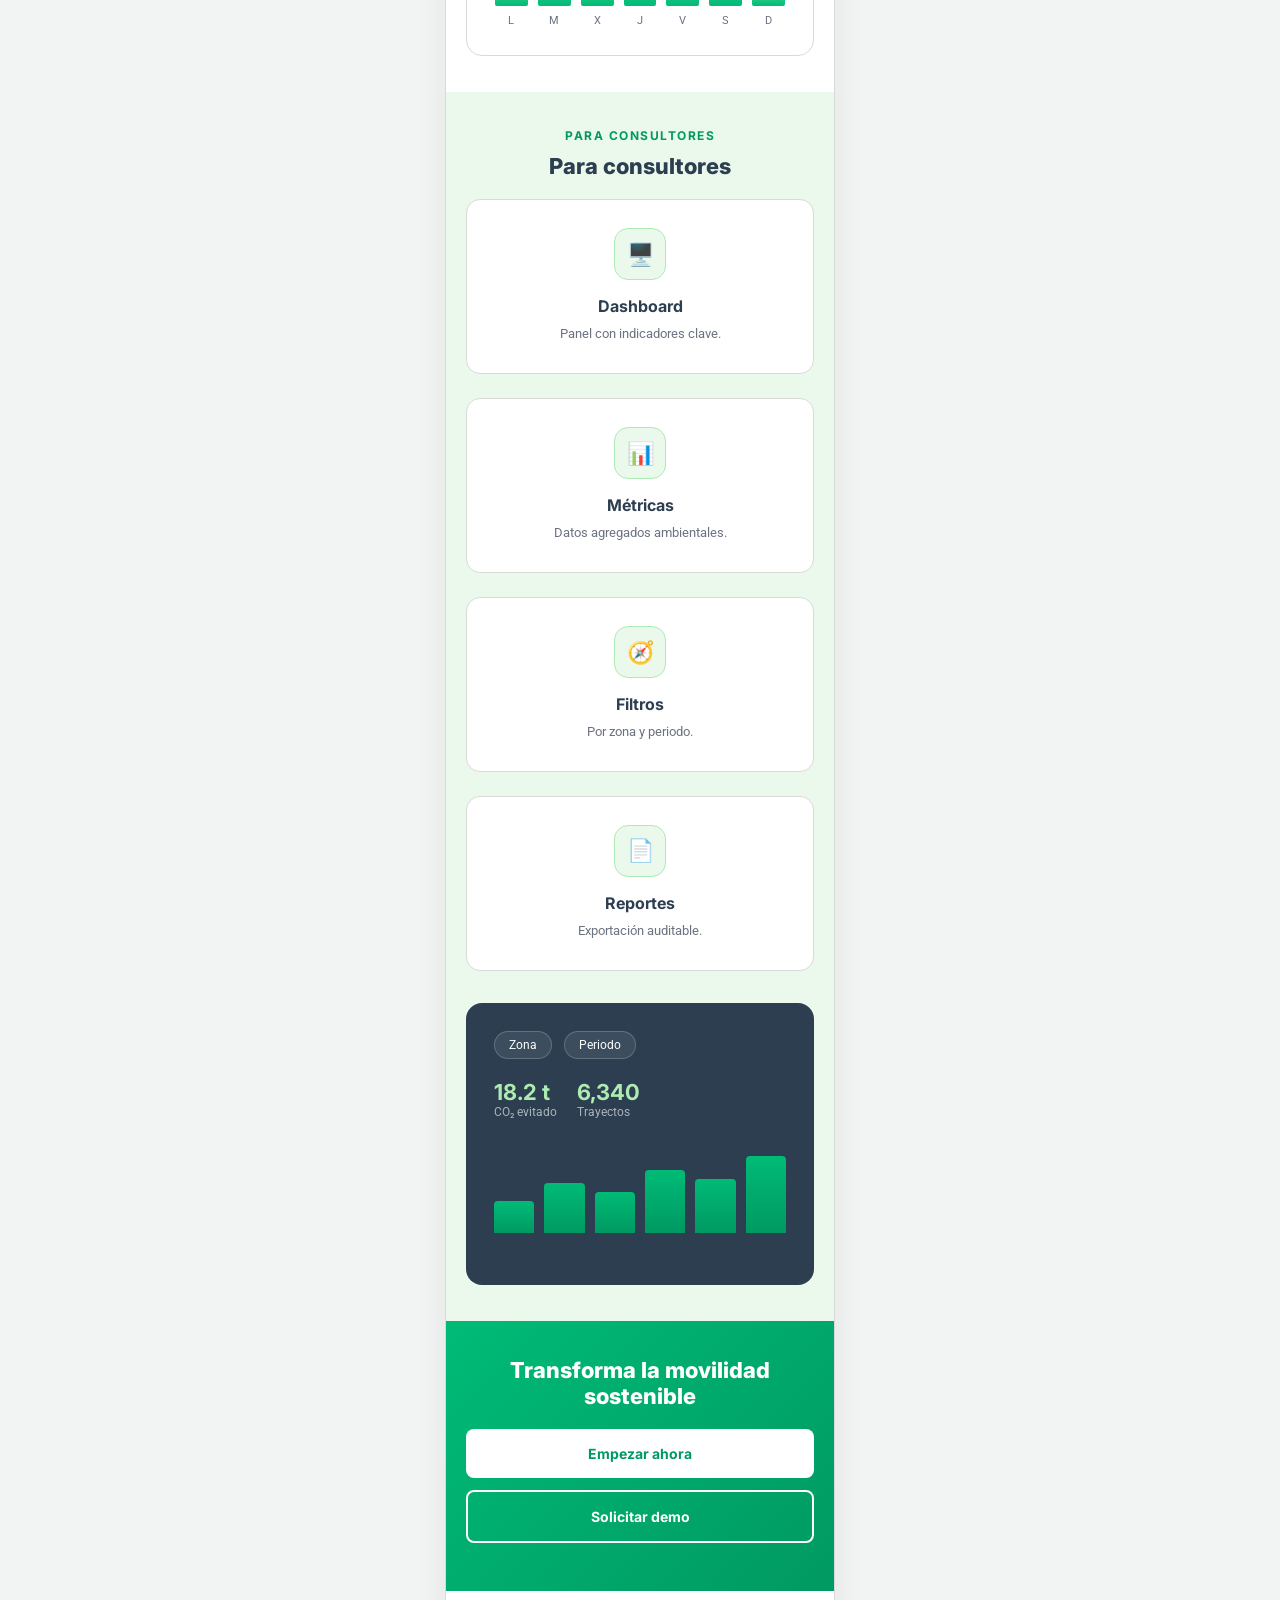
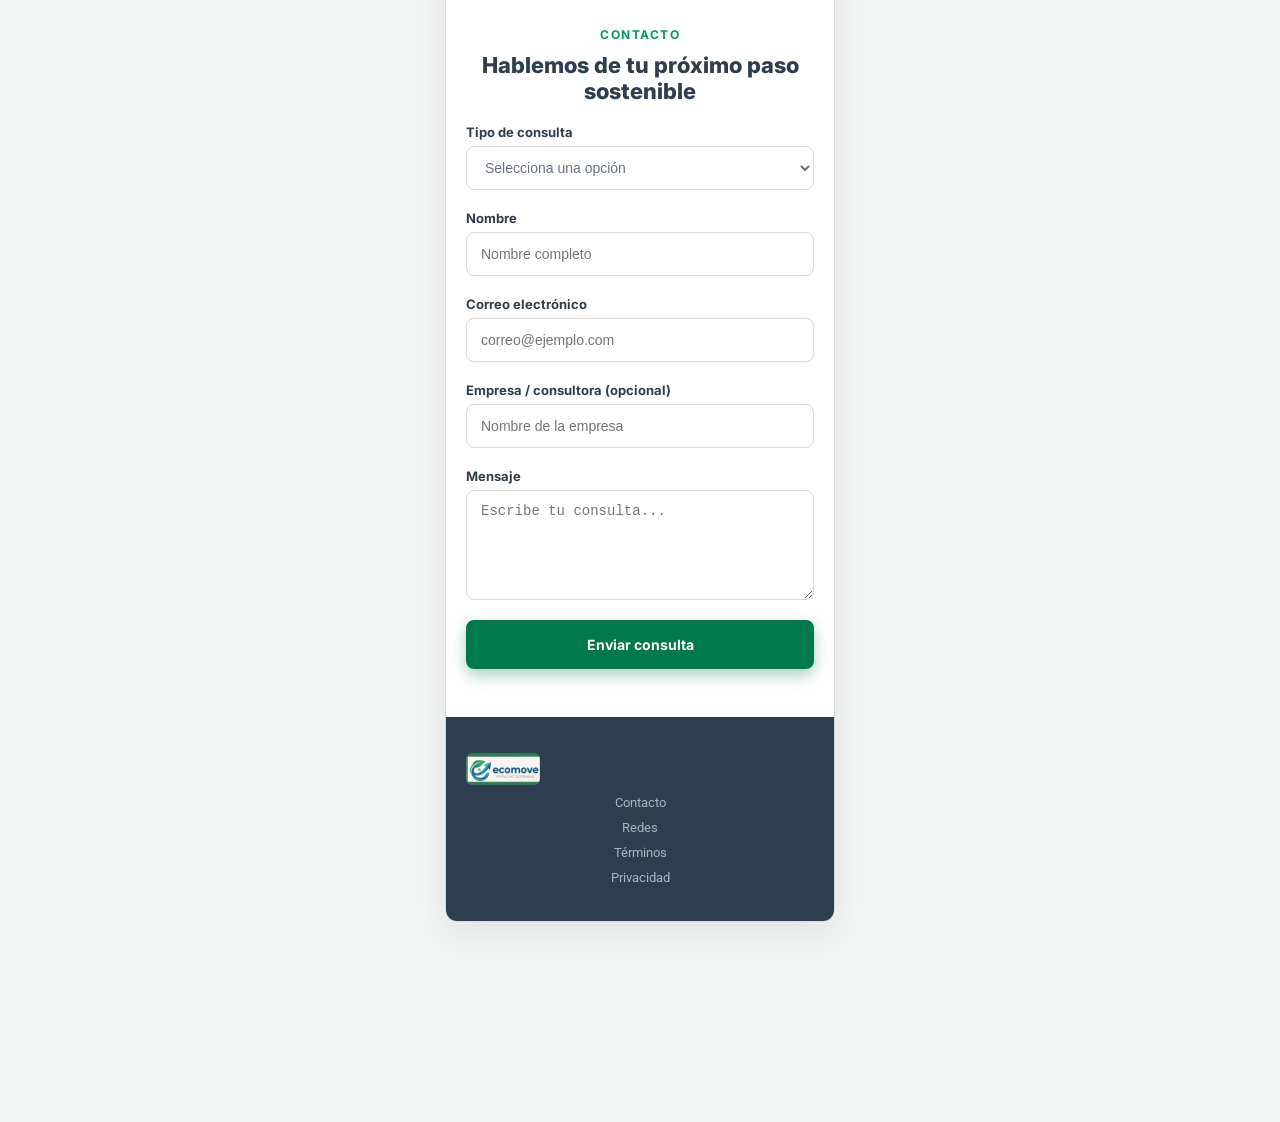
<file: landing-mockup-4.3.2/index.html>
<!DOCTYPE html>
<html lang="es">
<head>
<meta charset="UTF-8">
<meta name="viewport" content="width=device-width, initial-scale=1.0">
<title>EcoMove - Movilidad sostenible, medible y recompensada</title>
<link rel="stylesheet" href="styles.css">
<link rel="stylesheet" href="app.css">
</head>
<body>

<h1 class="page-title">4.3.2 Landing Page Mock-up — EcoMove (Alta fidelidad)</h1>

<!-- ==================================================== -->
<!-- FRAME 1: DESKTOP WEB BROWSER (1440px)                 -->
<!-- ==================================================== -->
<p class="frame-label">Frame 1 — Landing Page Mock-up · Desktop Web Browser (1440px)</p>
<div class="frame frame-desktop">

  <!-- 1. HEADER DESKTOP -->
  <header class="d-header">
    <div class="logo-box">
      <img src="assets/logo-ecomove.png" alt="Logo EcoMove" class="logo-img">
    </div>
    <nav class="d-nav">
      <a href="#hero">Inicio</a>
      <a href="#solucion">Cómo funciona</a>
      <a href="#beneficios-usuarios">Beneficios</a>
      <a href="#beneficios-consultores">Consultores</a>
      <a href="#contacto">Contacto</a>
    </nav>
    <button class="btn btn-primary">Empezar ahora</button>
  </header>

  <!-- 2. HERO SECTION DESKTOP -->
  <section class="section d-hero" id="hero">
    <div class="hero-col hero-text">
      <span class="tag">MOVILIDAD SOSTENIBLE</span>
      <h2 class="h-title">Muévete sostenible, reduce CO₂ y gana Eco-Créditos</h2>
      <p class="p-text">EcoMove es la plataforma que registra tus trayectos sostenibles, calcula tu huella de carbono evitada y convierte tus hábitos de movilidad en recompensas reales.</p>
      <div class="btn-row">
        <button class="btn btn-primary btn-lg">Empezar ahora</button>
        <a href="#contacto" class="btn btn-secondary btn-lg">Solicitar demo</a>
      </div>
      <div class="hero-stats">
        <div class="hero-stat"><strong>12.4k</strong><span>Trayectos registrados</span></div>
        <div class="hero-stat"><strong>3.8 t</strong><span>CO₂ evitado</span></div>
        <div class="hero-stat"><strong>+2,500</strong><span>Eco-usuarios activos</span></div>
      </div>
    </div>
    <div class="hero-col hero-visual">
      <div class="phone-mock">
        <div class="phone-notch"></div>
        <div class="phone-topbar">EcoMove</div>
        <div class="phone-trip">
          <span class="trip-chip">Viaje en curso</span>
          <div class="phone-trip-icon">🚴</div>
          <div class="phone-trip-stats">
            <div class="phone-trip-stat">
              <span class="phone-trip-label">Distancia</span>
              <span class="phone-trip-value">2.4 km</span>
            </div>
            <div class="phone-trip-stat">
              <span class="phone-trip-label">CO₂ reducido</span>
              <span class="phone-trip-value">0.46 kg</span>
            </div>
            <div class="phone-trip-stat">
              <span class="phone-trip-label">Eco-Créditos</span>
              <span class="phone-trip-value accent">+24</span>
            </div>
          </div>
        </div>
        <div class="phone-card">
          <div class="phone-card-row">
            <span class="phone-card-label">CO₂ evitado hoy</span>
            <span class="phone-card-value">1.2 kg</span>
          </div>
          <div class="progress-bar"><div class="progress-fill" style="width:68%"></div></div>
        </div>
        <div class="phone-credit">
          <span class="credit-icon">★</span>
          <div>
            <span class="phone-card-label">Eco-Créditos</span>
            <span class="phone-card-value">480 pts</span>
          </div>
        </div>
      </div>
    </div>
  </section>

  <!-- 3. SECCIÓN PROBLEMA -->
  <section class="section section-alt">
    <span class="eyebrow">EL PROBLEMA</span>
    <h3 class="s-title">El problema de la movilidad urbana</h3>
    <p class="s-subtitle">Lima Metropolitana enfrenta desafíos que afectan la calidad de vida y el medio ambiente.</p>
    <div class="grid grid-4">
      <div class="card">
        <div class="icon-badge icon-badge-red">🚗</div>
        <h4 class="c-title">Tráfico constante</h4>
        <p class="c-text">Congestión vehicular diaria que afecta tiempos de traslado.</p>
      </div>
      <div class="card">
        <div class="icon-badge icon-badge-red">🏭</div>
        <h4 class="c-title">Contaminación</h4>
        <p class="c-text">Altas emisiones de CO₂ producto del transporte motorizado.</p>
      </div>
      <div class="card">
        <div class="icon-badge icon-badge-red">⚠️</div>
        <h4 class="c-title">Inseguridad en rutas</h4>
        <p class="c-text">Falta de información confiable sobre rutas seguras.</p>
      </div>
      <div class="card">
        <div class="icon-badge icon-badge-red">📉</div>
        <h4 class="c-title">Falta de datos ambientales</h4>
        <p class="c-text">Poca visibilidad de impacto ambiental a nivel urbano.</p>
      </div>
    </div>
  </section>

  <!-- 4. SECCIÓN SOLUCIÓN ECOMOVE -->
  <section class="section" id="solucion">
    <span class="eyebrow">LA SOLUCIÓN</span>
    <h3 class="s-title">EcoMove como solución</h3>
    <div class="split-block">
      <div class="split-text">
        <p class="p-text">EcoMove registra trayectos sostenibles (caminata, bicicleta y scooter eléctrico), calcula el CO₂ evitado, entrega Eco-Créditos canjeables por recompensas y genera datos ambientales agregados para la toma de decisiones.</p>
        <ul class="check-list">
          <li><span class="check-icon">✓</span> Registro automático vía GPS</li>
          <li><span class="check-icon">✓</span> Cálculo de CO₂ evitado en tiempo real</li>
          <li><span class="check-icon">✓</span> Recompensas canjeables por Eco-Créditos</li>
        </ul>
      </div>
      <div class="split-visual">
        <div class="transport-panel">
          <div class="transport-chip"><span>🚶</span> Caminata</div>
          <div class="transport-chip"><span>🚲</span> Bicicleta</div>
          <div class="transport-chip"><span>🛴</span> Scooter</div>
          <div class="transport-total">
            <span class="phone-card-label">Reducción estimada</span>
            <span class="phone-card-value big">-42% CO₂</span>
          </div>
        </div>
      </div>
    </div>
  </section>

  <!-- 5. FUNCIONALIDADES PRINCIPALES -->
  <section class="section section-alt">
    <span class="eyebrow">FUNCIONALIDADES</span>
    <h3 class="s-title">Funcionalidades principales</h3>
    <div class="grid grid-3">
      <div class="card">
        <div class="icon-badge">📍</div>
        <h4 class="c-title">Registro GPS</h4>
        <p class="c-text">Seguimiento de trayectos en tiempo real.</p>
      </div>
      <div class="card">
        <div class="icon-badge">🌱</div>
        <h4 class="c-title">Cálculo de CO₂</h4>
        <p class="c-text">Estimación de emisiones evitadas por viaje.</p>
      </div>
      <div class="card">
        <div class="icon-badge icon-badge-yellow">🏆</div>
        <h4 class="c-title">Eco-Créditos</h4>
        <p class="c-text">Puntos acumulables por movilidad sostenible.</p>
      </div>
      <div class="card">
        <div class="icon-badge">🗺️</div>
        <h4 class="c-title">Rutas sostenibles</h4>
        <p class="c-text">Sugerencia de rutas amigables con el ambiente.</p>
      </div>
      <div class="card">
        <div class="icon-badge icon-badge-yellow">🎁</div>
        <h4 class="c-title">Recompensas</h4>
        <p class="c-text">Canje de Eco-Créditos por beneficios reales.</p>
      </div>
      <div class="card">
        <div class="icon-badge">📊</div>
        <h4 class="c-title">Dashboard ambiental</h4>
        <p class="c-text">Visualización de métricas de impacto ambiental.</p>
      </div>
    </div>
  </section>

  <!-- 6. BENEFICIOS PARA ECO-USUARIOS -->
  <section class="section" id="beneficios-usuarios">
    <span class="eyebrow">PARA ECO-USUARIOS</span>
    <h3 class="s-title">Beneficios para eco-usuarios</h3>
    <div class="grid grid-3">
      <div class="card">
        <div class="icon-badge">🌿</div>
        <h4 class="c-title">Movilidad sostenible</h4>
        <p class="c-text">Opciones de traslado más limpias y saludables.</p>
      </div>
      <div class="card">
        <div class="icon-badge">📈</div>
        <h4 class="c-title">Impacto ambiental medible</h4>
        <p class="c-text">Visualiza cuánto CO₂ has evitado emitir.</p>
      </div>
      <div class="card">
        <div class="icon-badge icon-badge-yellow">🎖️</div>
        <h4 class="c-title">Recompensas por Eco-Créditos</h4>
        <p class="c-text">Beneficios reales por tus hábitos sostenibles.</p>
      </div>
    </div>
    <div class="progress-panel">
      <div class="progress-panel-header">
        <span class="phone-card-label">Tu progreso ambiental — Julio 2026</span>
        <span class="badge-yellow">480 Eco-Créditos</span>
      </div>
      <div class="progress-week">
        <div class="progress-day"><div class="bar" style="height:40%"></div><span>Lun</span></div>
        <div class="progress-day"><div class="bar" style="height:65%"></div><span>Mar</span></div>
        <div class="progress-day"><div class="bar" style="height:50%"></div><span>Mié</span></div>
        <div class="progress-day"><div class="bar" style="height:80%"></div><span>Jue</span></div>
        <div class="progress-day"><div class="bar" style="height:60%"></div><span>Vie</span></div>
        <div class="progress-day"><div class="bar" style="height:90%"></div><span>Sáb</span></div>
        <div class="progress-day"><div class="bar" style="height:30%"></div><span>Dom</span></div>
      </div>
    </div>
  </section>

  <!-- 7. BENEFICIOS PARA CONSULTORES AMBIENTALES -->
  <section class="section section-alt" id="beneficios-consultores">
    <span class="eyebrow">PARA CONSULTORES</span>
    <h3 class="s-title">Beneficios para consultores ambientales</h3>
    <div class="grid grid-4">
      <div class="card">
        <div class="icon-badge">🖥️</div>
        <h4 class="c-title">Dashboard</h4>
        <p class="c-text">Panel de control con indicadores clave.</p>
      </div>
      <div class="card">
        <div class="icon-badge">📊</div>
        <h4 class="c-title">Métricas ambientales</h4>
        <p class="c-text">Datos agregados de impacto ambiental.</p>
      </div>
      <div class="card">
        <div class="icon-badge">🧭</div>
        <h4 class="c-title">Filtros por zona y periodo</h4>
        <p class="c-text">Segmentación de información para análisis.</p>
      </div>
      <div class="card">
        <div class="icon-badge">📄</div>
        <h4 class="c-title">Reportes auditables</h4>
        <p class="c-text">Exportación de reportes con trazabilidad.</p>
      </div>
    </div>
    <div class="dashboard-panel">
      <div class="dashboard-toolbar">
        <span class="chip">Zona: Miraflores</span>
        <span class="chip">Periodo: Últimos 30 días</span>
        <span class="chip">Transporte: Todos</span>
      </div>
      <div class="dashboard-stats">
        <div class="dash-stat"><strong>18.2 t</strong><span>CO₂ evitado</span></div>
        <div class="dash-stat"><strong>6,340</strong><span>Trayectos</span></div>
        <div class="dash-stat"><strong>92%</strong><span>Trayectos validados</span></div>
      </div>
      <div class="dashboard-chart">
        <div class="dash-bar" style="height:35%"></div>
        <div class="dash-bar" style="height:55%"></div>
        <div class="dash-bar" style="height:45%"></div>
        <div class="dash-bar" style="height:70%"></div>
        <div class="dash-bar" style="height:60%"></div>
        <div class="dash-bar" style="height:85%"></div>
      </div>
      <table class="dash-table">
        <thead><tr><th>Zona</th><th>Trayectos</th><th>CO₂ evitado</th></tr></thead>
        <tbody>
          <tr><td>San Isidro</td><td>2,140</td><td>6.1 t</td></tr>
          <tr><td>Miraflores</td><td>1,890</td><td>5.4 t</td></tr>
          <tr><td>Surco</td><td>2,310</td><td>6.7 t</td></tr>
        </tbody>
      </table>
    </div>
  </section>

  <!-- 8. CALL TO ACTION FINAL -->
  <section class="section cta-block" id="cta">
    <h3 class="s-title cta-title">Empieza a transformar la movilidad sostenible</h3>
    <p class="p-text center cta-text">Únete a EcoMove y convierte cada trayecto en un aporte medible para el ambiente.</p>
    <div class="btn-row center">
      <button class="btn btn-cta-primary btn-lg">Empezar ahora</button>
      <a href="#contacto" class="btn btn-cta-secondary btn-lg">Solicitar demo</a>
    </div>
  </section>

  <!-- 9. FORMULARIO DE CONTACTO -->
  <section class="section" id="contacto">
    <span class="eyebrow">CONTACTO</span>
    <h3 class="s-title">Hablemos de tu próximo paso sostenible</h3>
    <p class="s-subtitle">Escríbenos como eco-usuario o como consultora/empresa interesada en una demo B2B.</p>
    <form class="contact-form" id="contact-form-desktop" novalidate>
      <div class="form-group">
        <label class="form-label" for="contact-type-desktop">Tipo de consulta</label>
        <select class="form-select" id="contact-type-desktop" name="type" required>
          <option value="">Selecciona una opción</option>
          <option value="eco-usuario">Soy eco-usuario</option>
          <option value="consultora">Consultora / empresa (demo B2B)</option>
          <option value="prensa">Prensa / otros</option>
        </select>
      </div>
      <div class="form-group">
        <label class="form-label" for="contact-name-desktop">Nombre</label>
        <input class="form-input" id="contact-name-desktop" name="name" type="text" placeholder="Nombre completo" required>
      </div>
      <div class="form-group">
        <label class="form-label" for="contact-email-desktop">Correo electrónico</label>
        <input class="form-input" id="contact-email-desktop" name="email" type="email" placeholder="correo@ejemplo.com" required>
      </div>
      <div class="form-group">
        <label class="form-label" for="contact-company-desktop">Empresa / consultora (opcional)</label>
        <input class="form-input" id="contact-company-desktop" name="company" type="text" placeholder="Nombre de la empresa">
      </div>
      <div class="form-group">
        <label class="form-label" for="contact-message-desktop">Mensaje</label>
        <textarea class="form-textarea" id="contact-message-desktop" name="message" placeholder="Escribe tu consulta..." required></textarea>
      </div>
      <p class="form-state form-state--error" role="alert" hidden>Completa los campos obligatorios antes de enviar.</p>
      <p class="form-state form-state--confirm" role="status" hidden>Tu consulta fue enviada. Te responderemos pronto.</p>
      <button class="btn btn-primary btn-lg" type="submit">Enviar consulta</button>
    </form>
  </section>

  <!-- 10. FOOTER -->
  <footer class="d-footer">
    <div class="footer-col">
      <div class="logo-box logo-box-footer">
        <img src="assets/logo-ecomove.png" alt="Logo EcoMove" class="logo-img">
      </div>
      <p class="footer-tagline">Movilidad sostenible, medible y recompensada.</p>
    </div>
    <div class="footer-col">
      <h5>Contacto</h5>
      <p>contacto@ecomove.com</p>
      <p>+51 000 000 000</p>
    </div>
    <div class="footer-col">
      <h5>Redes sociales</h5>
      <p>Facebook</p>
      <p>Instagram</p>
      <p>LinkedIn</p>
    </div>
    <div class="footer-col">
      <h5>Términos</h5>
      <p>Términos y condiciones</p>
    </div>
    <div class="footer-col">
      <h5>Privacidad</h5>
      <p>Política de privacidad</p>
    </div>
  </footer>

</div>

<!-- ==================================================== -->
<!-- FRAME 2: MOBILE WEB BROWSER (390px)                   -->
<!-- ==================================================== -->
<p class="frame-label">Frame 2 — Landing Page Mock-up · Mobile Web Browser (390px)</p>
<div class="frame frame-mobile">

  <!-- 1. HEADER MOBILE -->
  <header class="m-header">
    <div class="logo-box logo-box-small">
      <img src="assets/logo-ecomove.png" alt="Logo EcoMove" class="logo-img">
    </div>
    <button class="menu-btn" id="mobile-menu-btn" aria-label="Abrir menú" aria-expanded="false" aria-controls="mobile-nav">☰</button>
  </header>
  <nav class="m-nav" id="mobile-nav" aria-label="Menú móvil" hidden>
    <a href="#hero">Inicio</a>
    <a href="#solucion">Cómo funciona</a>
    <a href="#beneficios-usuarios">Beneficios</a>
    <a href="#beneficios-consultores">Consultores</a>
    <a href="#contacto-mobile">Contacto</a>
  </nav>

  <!-- 2. HERO SECTION MOBILE -->
  <section class="section m-section">
    <span class="tag">MOVILIDAD SOSTENIBLE</span>
    <h2 class="h-title m-title">Muévete sostenible, reduce CO₂ y gana Eco-Créditos</h2>
    <p class="p-text">EcoMove registra tus trayectos sostenibles, calcula tu CO₂ y te da recompensas.</p>
    <button class="btn btn-primary full">Empezar ahora</button>
    <a href="#contacto-mobile" class="btn btn-secondary full">Solicitar demo</a>
    <div class="phone-mock m-visual">
      <div class="phone-notch"></div>
      <div class="phone-topbar">EcoMove</div>
      <div class="phone-trip">
        <span class="trip-chip">Viaje en curso</span>
        <div class="phone-trip-icon">🚴</div>
        <div class="phone-trip-stats">
          <div class="phone-trip-stat">
            <span class="phone-trip-label">Distancia</span>
            <span class="phone-trip-value">2.4 km</span>
          </div>
          <div class="phone-trip-stat">
            <span class="phone-trip-label">CO₂ reducido</span>
            <span class="phone-trip-value">0.46 kg</span>
          </div>
          <div class="phone-trip-stat">
            <span class="phone-trip-label">Eco-Créditos</span>
            <span class="phone-trip-value accent">+24</span>
          </div>
        </div>
      </div>
      <div class="phone-card">
        <div class="phone-card-row">
          <span class="phone-card-label">CO₂ evitado hoy</span>
          <span class="phone-card-value">1.2 kg</span>
        </div>
        <div class="progress-bar"><div class="progress-fill" style="width:68%"></div></div>
      </div>
      <div class="phone-credit">
        <span class="credit-icon">★</span>
        <div>
          <span class="phone-card-label">Eco-Créditos</span>
          <span class="phone-card-value">480 pts</span>
        </div>
      </div>
    </div>
  </section>

  <!-- 3. SECCIÓN PROBLEMA MOBILE -->
  <section class="section m-section section-alt">
    <span class="eyebrow">EL PROBLEMA</span>
    <h3 class="s-title">El problema</h3>
    <div class="grid grid-1">
      <div class="card">
        <div class="icon-badge icon-badge-red">🚗</div>
        <h4 class="c-title">Tráfico</h4>
        <p class="c-text">Congestión vehicular diaria.</p>
      </div>
      <div class="card">
        <div class="icon-badge icon-badge-red">🏭</div>
        <h4 class="c-title">Contaminación</h4>
        <p class="c-text">Altas emisiones de CO₂.</p>
      </div>
      <div class="card">
        <div class="icon-badge icon-badge-red">⚠️</div>
        <h4 class="c-title">Inseguridad</h4>
        <p class="c-text">Rutas poco confiables.</p>
      </div>
      <div class="card">
        <div class="icon-badge icon-badge-red">📉</div>
        <h4 class="c-title">Falta de datos</h4>
        <p class="c-text">Poca visibilidad ambiental.</p>
      </div>
    </div>
  </section>

  <!-- 4. SECCIÓN SOLUCIÓN MOBILE -->
  <section class="section m-section">
    <span class="eyebrow">LA SOLUCIÓN</span>
    <h3 class="s-title">La solución EcoMove</h3>
    <p class="p-text">Registra trayectos, calcula CO₂, entrega Eco-Créditos y genera datos ambientales.</p>
    <div class="transport-panel">
      <div class="transport-chip"><span>🚶</span> Caminata</div>
      <div class="transport-chip"><span>🚲</span> Bicicleta</div>
      <div class="transport-chip"><span>🛴</span> Scooter</div>
      <div class="transport-total">
        <span class="phone-card-label">Reducción estimada</span>
        <span class="phone-card-value big">-42% CO₂</span>
      </div>
    </div>
  </section>

  <!-- 5. FUNCIONALIDADES PRINCIPALES MOBILE -->
  <section class="section m-section section-alt">
    <span class="eyebrow">FUNCIONALIDADES</span>
    <h3 class="s-title">Funcionalidades</h3>
    <div class="grid grid-1">
      <div class="card">
        <div class="icon-badge">📍</div>
        <h4 class="c-title">Registro GPS</h4>
        <p class="c-text">Seguimiento en tiempo real.</p>
      </div>
      <div class="card">
        <div class="icon-badge">🌱</div>
        <h4 class="c-title">Cálculo CO₂</h4>
        <p class="c-text">Emisiones evitadas por viaje.</p>
      </div>
      <div class="card">
        <div class="icon-badge icon-badge-yellow">🏆</div>
        <h4 class="c-title">Eco-Créditos</h4>
        <p class="c-text">Puntos por movilidad sostenible.</p>
      </div>
      <div class="card">
        <div class="icon-badge">🗺️</div>
        <h4 class="c-title">Rutas</h4>
        <p class="c-text">Sugerencias de rutas sostenibles.</p>
      </div>
      <div class="card">
        <div class="icon-badge icon-badge-yellow">🎁</div>
        <h4 class="c-title">Recompensas</h4>
        <p class="c-text">Canje de Eco-Créditos.</p>
      </div>
      <div class="card">
        <div class="icon-badge">📊</div>
        <h4 class="c-title">Dashboard</h4>
        <p class="c-text">Métricas de impacto ambiental.</p>
      </div>
    </div>
  </section>

  <!-- 6. BENEFICIOS ECO-USUARIOS MOBILE -->
  <section class="section m-section">
    <span class="eyebrow">PARA ECO-USUARIOS</span>
    <h3 class="s-title">Para eco-usuarios</h3>
    <div class="grid grid-1">
      <div class="card">
        <div class="icon-badge">🌿</div>
        <h4 class="c-title">Viajes sostenibles</h4>
        <p class="c-text">Opciones de traslado más limpias.</p>
      </div>
      <div class="card">
        <div class="icon-badge">📈</div>
        <h4 class="c-title">CO₂ reducido</h4>
        <p class="c-text">Impacto ambiental medible.</p>
      </div>
      <div class="card">
        <div class="icon-badge icon-badge-yellow">🎖️</div>
        <h4 class="c-title">Recompensas</h4>
        <p class="c-text">Beneficios por Eco-Créditos.</p>
      </div>
    </div>
    <div class="progress-panel">
      <div class="progress-panel-header">
        <span class="phone-card-label">Tu progreso — Julio 2026</span>
        <span class="badge-yellow">480 pts</span>
      </div>
      <div class="progress-week">
        <div class="progress-day"><div class="bar" style="height:40%"></div><span>L</span></div>
        <div class="progress-day"><div class="bar" style="height:65%"></div><span>M</span></div>
        <div class="progress-day"><div class="bar" style="height:50%"></div><span>X</span></div>
        <div class="progress-day"><div class="bar" style="height:80%"></div><span>J</span></div>
        <div class="progress-day"><div class="bar" style="height:60%"></div><span>V</span></div>
        <div class="progress-day"><div class="bar" style="height:90%"></div><span>S</span></div>
        <div class="progress-day"><div class="bar" style="height:30%"></div><span>D</span></div>
      </div>
    </div>
  </section>

  <!-- 7. BENEFICIOS CONSULTORES MOBILE -->
  <section class="section m-section section-alt">
    <span class="eyebrow">PARA CONSULTORES</span>
    <h3 class="s-title">Para consultores</h3>
    <div class="grid grid-1">
      <div class="card">
        <div class="icon-badge">🖥️</div>
        <h4 class="c-title">Dashboard</h4>
        <p class="c-text">Panel con indicadores clave.</p>
      </div>
      <div class="card">
        <div class="icon-badge">📊</div>
        <h4 class="c-title">Métricas</h4>
        <p class="c-text">Datos agregados ambientales.</p>
      </div>
      <div class="card">
        <div class="icon-badge">🧭</div>
        <h4 class="c-title">Filtros</h4>
        <p class="c-text">Por zona y periodo.</p>
      </div>
      <div class="card">
        <div class="icon-badge">📄</div>
        <h4 class="c-title">Reportes</h4>
        <p class="c-text">Exportación auditable.</p>
      </div>
    </div>
    <div class="dashboard-panel">
      <div class="dashboard-toolbar">
        <span class="chip">Zona</span>
        <span class="chip">Periodo</span>
      </div>
      <div class="dashboard-stats">
        <div class="dash-stat"><strong>18.2 t</strong><span>CO₂ evitado</span></div>
        <div class="dash-stat"><strong>6,340</strong><span>Trayectos</span></div>
      </div>
      <div class="dashboard-chart">
        <div class="dash-bar" style="height:35%"></div>
        <div class="dash-bar" style="height:55%"></div>
        <div class="dash-bar" style="height:45%"></div>
        <div class="dash-bar" style="height:70%"></div>
        <div class="dash-bar" style="height:60%"></div>
        <div class="dash-bar" style="height:85%"></div>
      </div>
    </div>
  </section>

  <!-- 8. CTA FINAL MOBILE -->
  <section class="section m-section cta-block">
    <h3 class="s-title cta-title">Transforma la movilidad sostenible</h3>
    <button class="btn btn-cta-primary full">Empezar ahora</button>
    <a href="#contacto-mobile" class="btn btn-cta-secondary full">Solicitar demo</a>
  </section>

  <!-- 9. FORMULARIO DE CONTACTO MOBILE -->
  <section class="section m-section" id="contacto-mobile">
    <span class="eyebrow">CONTACTO</span>
    <h3 class="s-title">Hablemos de tu próximo paso sostenible</h3>
    <form class="contact-form" id="contact-form-mobile" novalidate>
      <div class="form-group">
        <label class="form-label" for="contact-type-mobile">Tipo de consulta</label>
        <select class="form-select" id="contact-type-mobile" name="type" required>
          <option value="">Selecciona una opción</option>
          <option value="eco-usuario">Soy eco-usuario</option>
          <option value="consultora">Consultora / empresa (demo B2B)</option>
          <option value="prensa">Prensa / otros</option>
        </select>
      </div>
      <div class="form-group">
        <label class="form-label" for="contact-name-mobile">Nombre</label>
        <input class="form-input" id="contact-name-mobile" name="name" type="text" placeholder="Nombre completo" required>
      </div>
      <div class="form-group">
        <label class="form-label" for="contact-email-mobile">Correo electrónico</label>
        <input class="form-input" id="contact-email-mobile" name="email" type="email" placeholder="correo@ejemplo.com" required>
      </div>
      <div class="form-group">
        <label class="form-label" for="contact-company-mobile">Empresa / consultora (opcional)</label>
        <input class="form-input" id="contact-company-mobile" name="company" type="text" placeholder="Nombre de la empresa">
      </div>
      <div class="form-group">
        <label class="form-label" for="contact-message-mobile">Mensaje</label>
        <textarea class="form-textarea" id="contact-message-mobile" name="message" placeholder="Escribe tu consulta..." required></textarea>
      </div>
      <p class="form-state form-state--error" role="alert" hidden>Completa los campos obligatorios antes de enviar.</p>
      <p class="form-state form-state--confirm" role="status" hidden>Tu consulta fue enviada. Te responderemos pronto.</p>
      <button class="btn btn-primary full" type="submit">Enviar consulta</button>
    </form>
  </section>

  <!-- 10. FOOTER MOBILE -->
  <footer class="m-footer">
    <div class="logo-box logo-box-small">
      <img src="assets/logo-ecomove.png" alt="Logo EcoMove" class="logo-img">
    </div>
    <p>Contacto</p>
    <p>Redes</p>
    <p>Términos</p>
    <p>Privacidad</p>
  </footer>

</div>

<!-- ==================================================== -->
<!-- ECOMOVE FUNCTIONAL APP (SPA overlay, simulado)        -->
<!-- ==================================================== -->
<div class="app" id="app-shell" role="dialog" aria-modal="true" aria-label="Aplicación EcoMove" hidden>

  <header class="app__header">
    <div class="app__brand">
      <img src="assets/logo-ecomove.png" alt="Logo EcoMove" class="app__logo">
      <span class="app__title" id="app-view-title">EcoMove</span>
    </div>
    <div class="app__header-actions">
      <button class="app__credits-pill" id="app-credits-pill" type="button" aria-label="Ver saldo de Eco-Créditos">
        <span aria-hidden="true">★</span>
        <span id="app-credits-balance">0</span> pts
      </button>
      <button class="app__close" id="app-close" type="button" aria-label="Cerrar aplicación">✕</button>
    </div>
  </header>

  <!-- US02: indicador de registro en segundo plano -->
  <button class="app__bg-banner" id="app-bg-banner" type="button" hidden aria-live="polite">
    <span class="app__bg-dot" aria-hidden="true"></span>
    <span id="app-bg-banner-text">Registro activo en segundo plano</span>
    <span class="app__bg-cta" aria-hidden="true">Volver al viaje ›</span>
  </button>

  <main class="app__view" id="app-view" tabindex="-1"></main>

  <nav class="app__nav" id="app-nav" aria-label="Navegación principal de la app"></nav>
</div>

<!-- Toasts (US13 notificaciones) -->
<div class="toast-stack" id="toast-stack" aria-live="polite" aria-atomic="false"></div>

<!-- Modal root (resúmenes, confirmaciones) -->
<div class="modal-root" id="modal-root" hidden></div>

<script src="app.js"></script>
<script src="rewards.js"></script>
<script src="dashboard.js"></script>
</body>
</html>
</file>
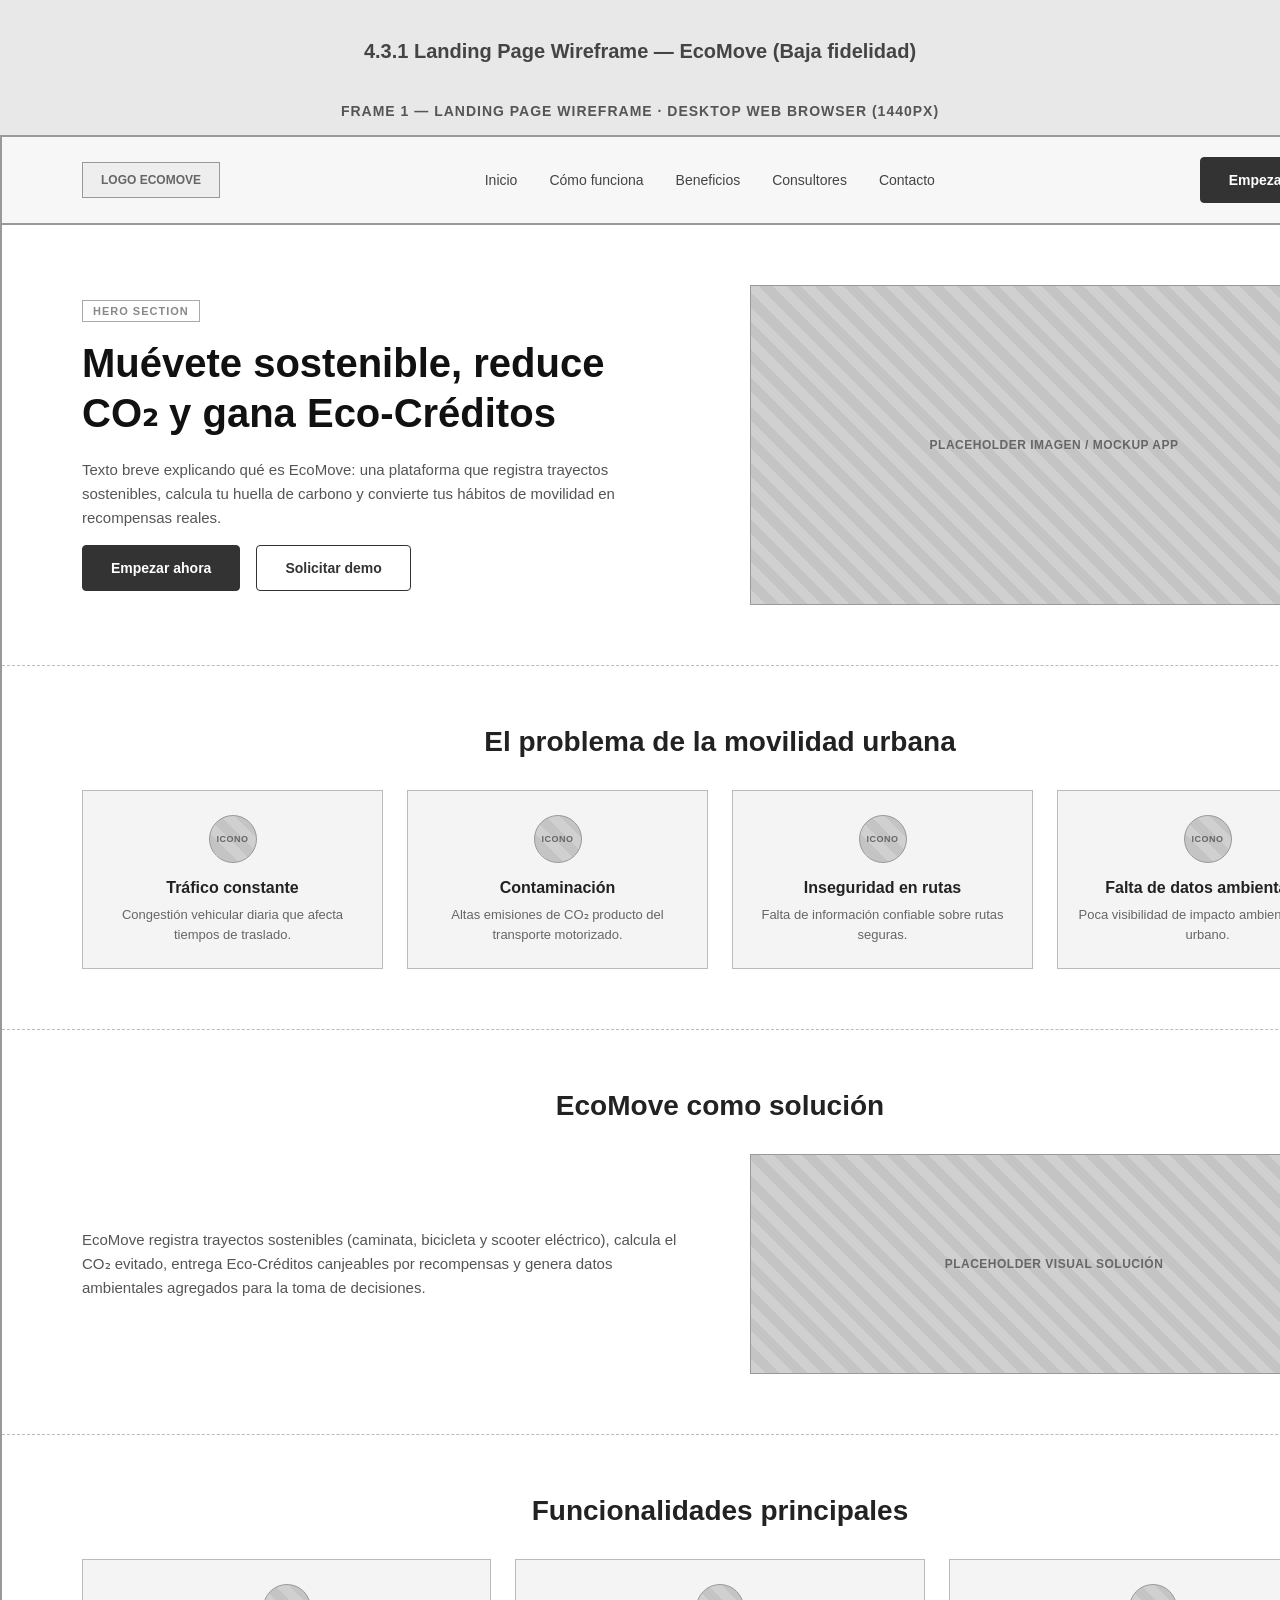
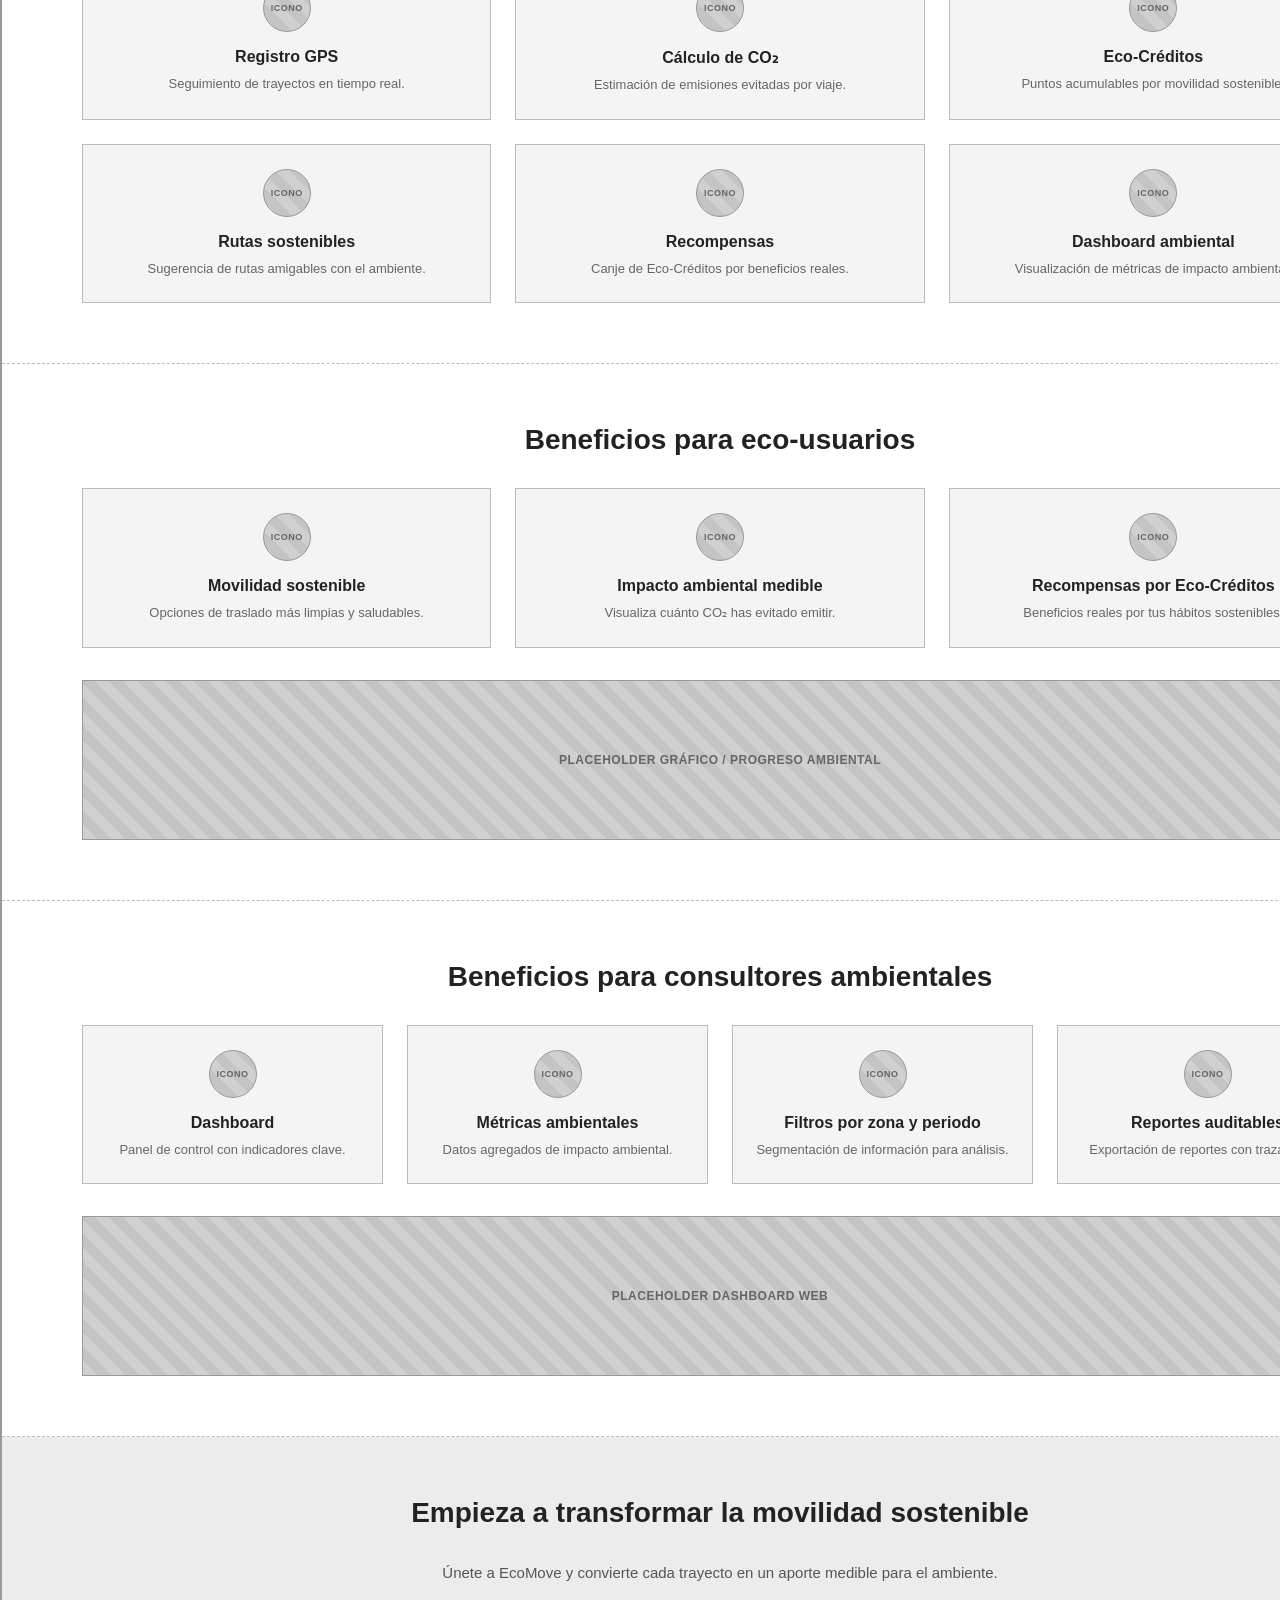
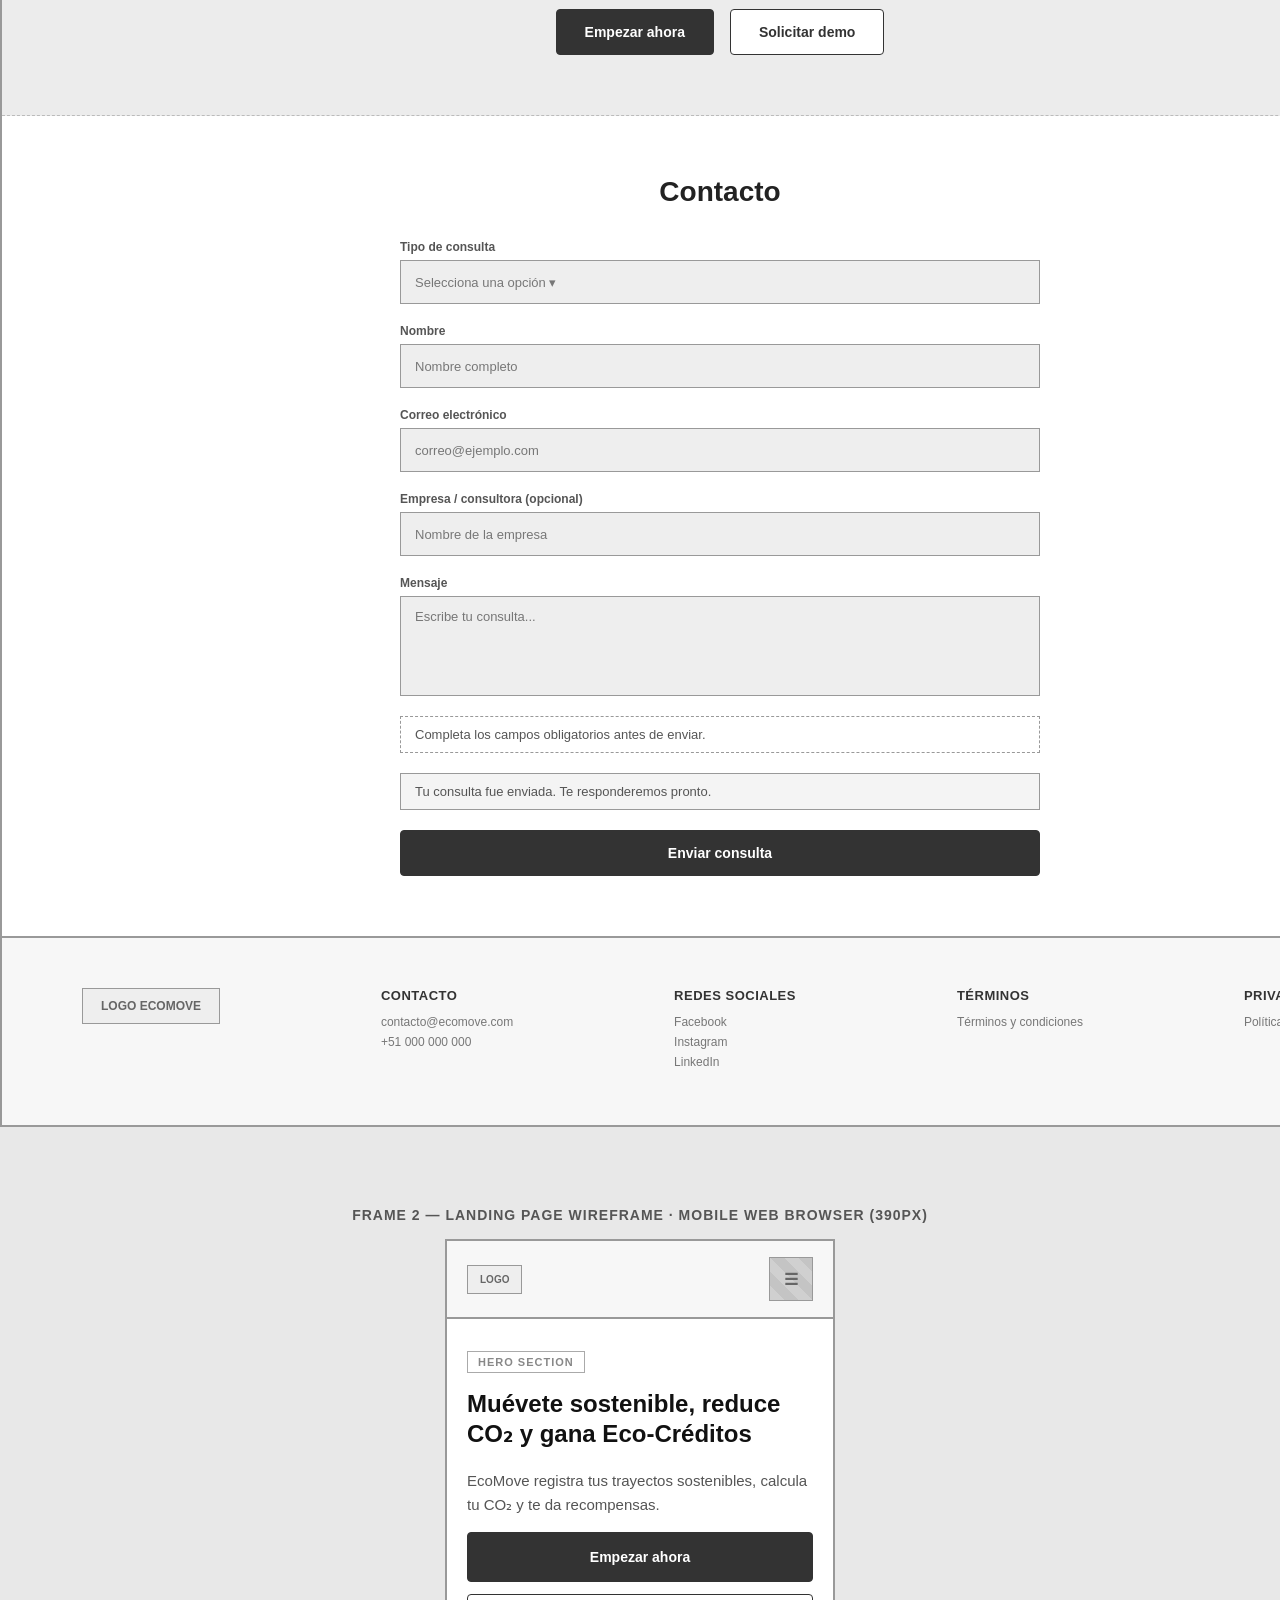
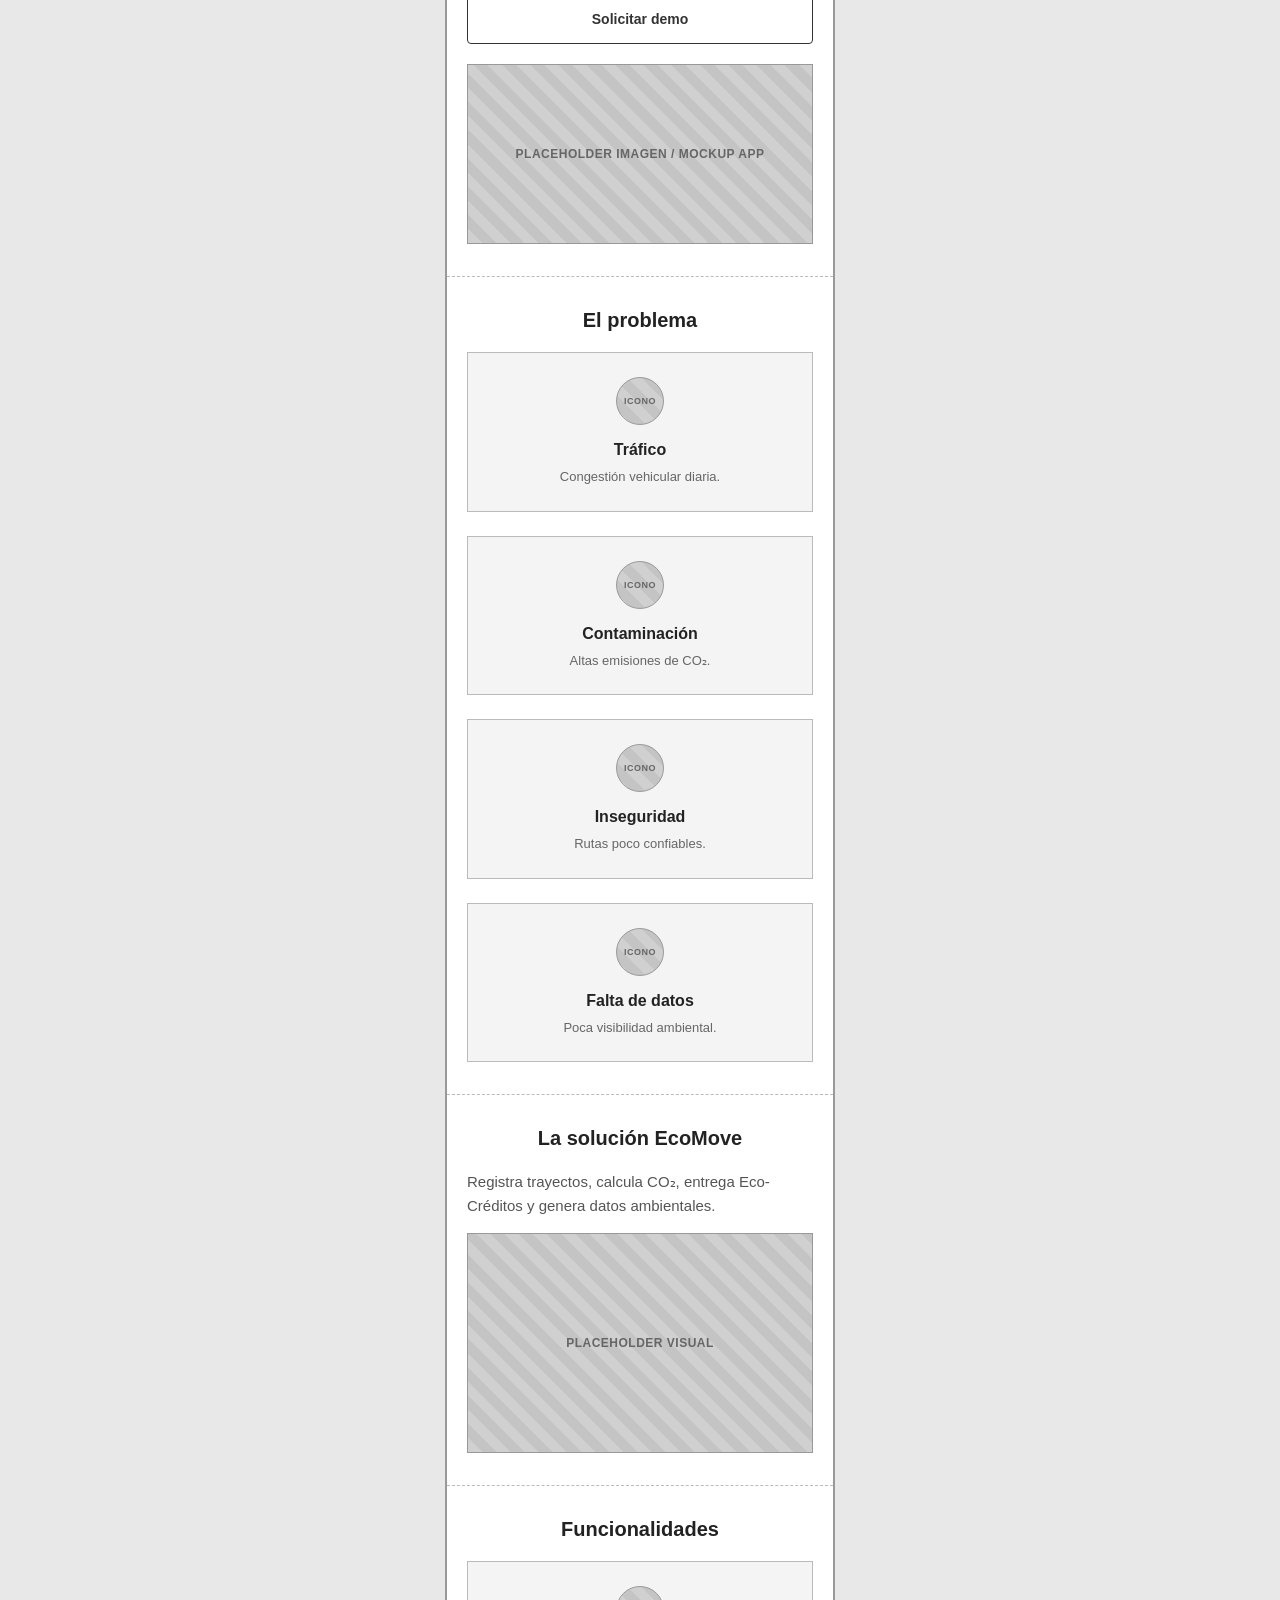
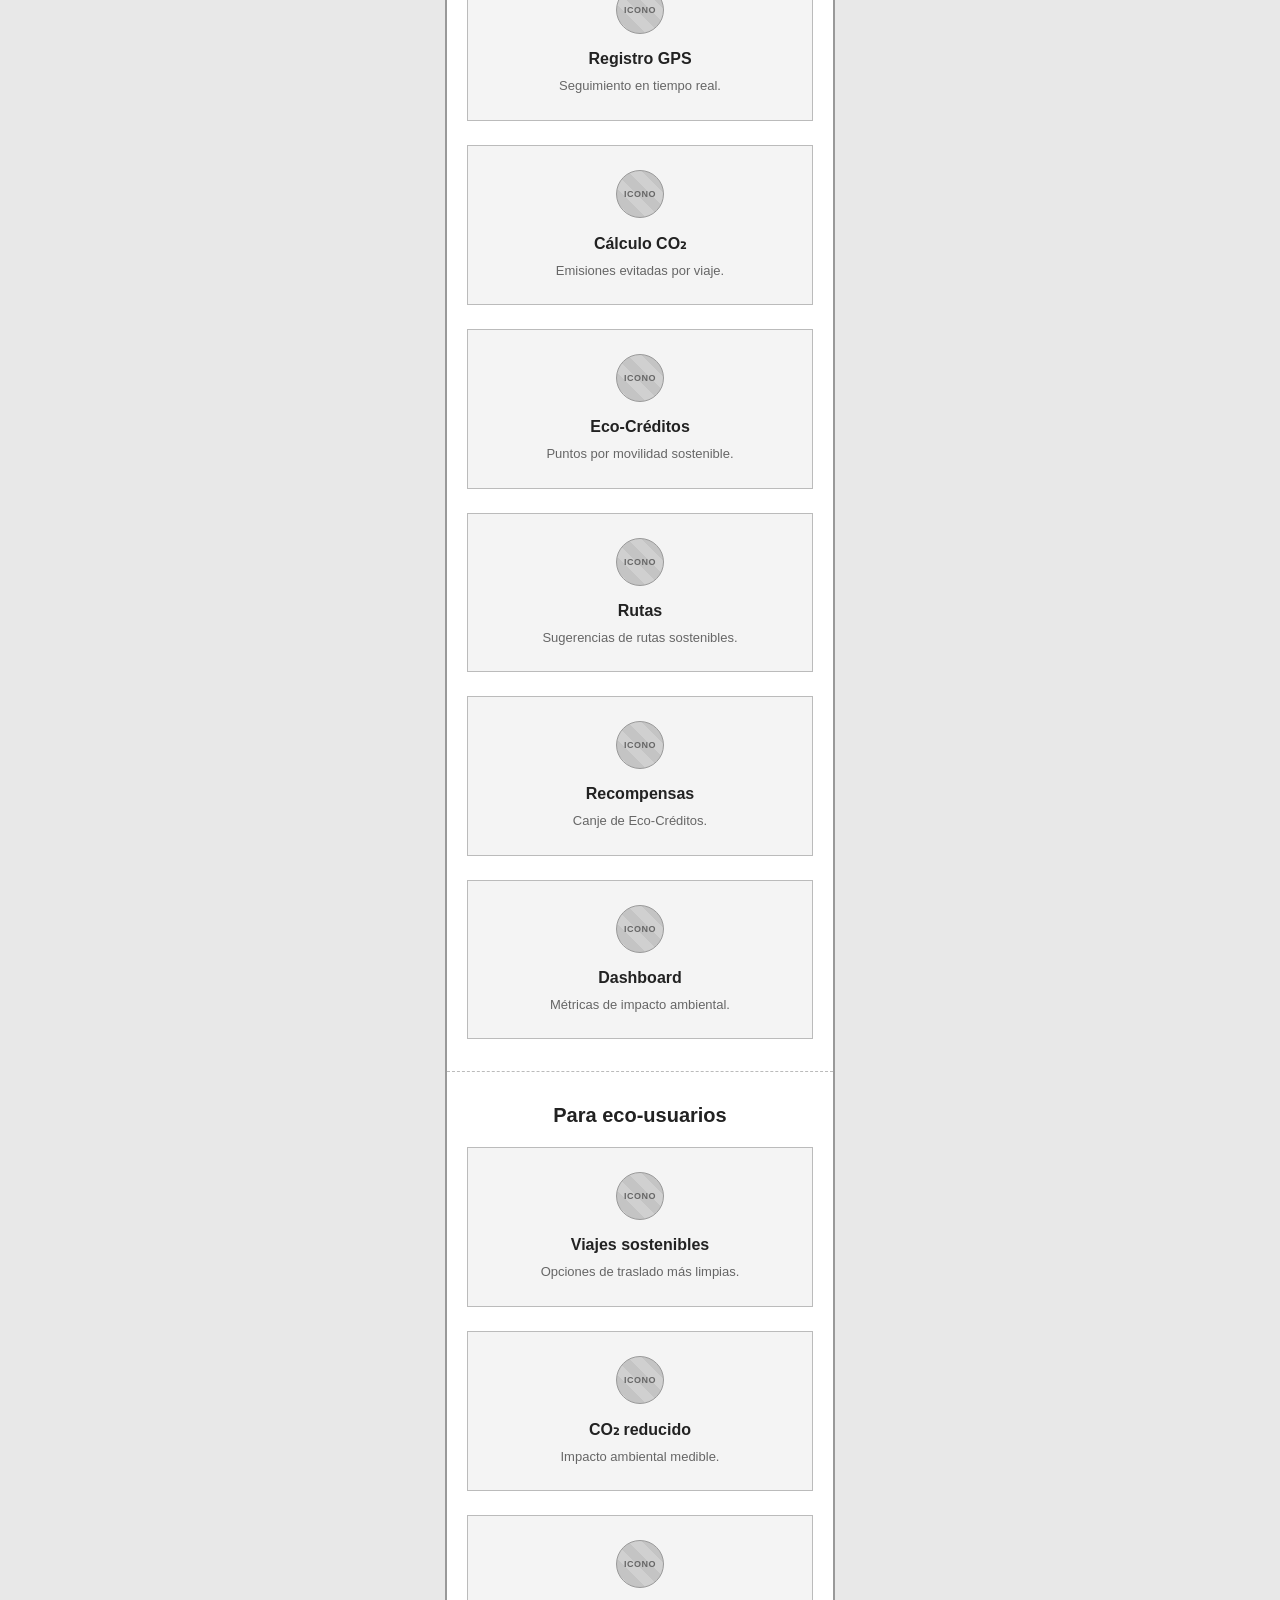
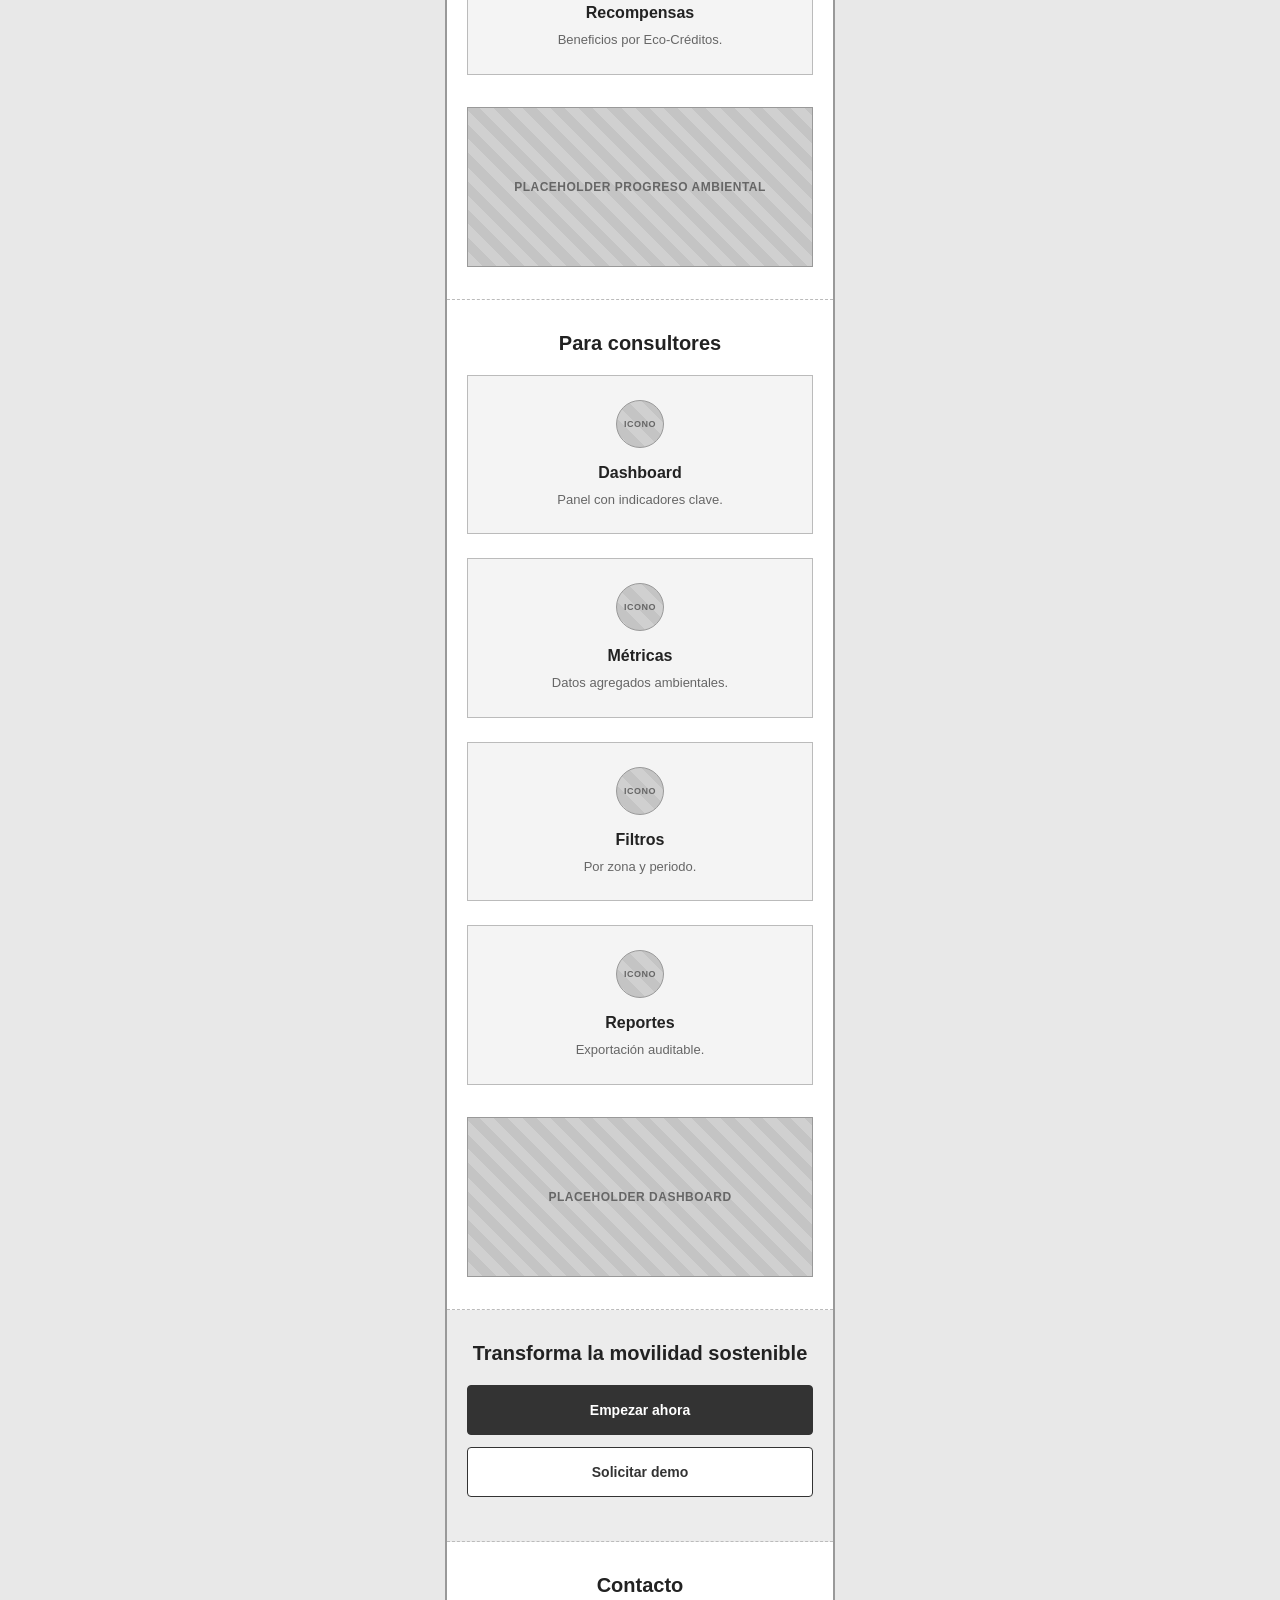
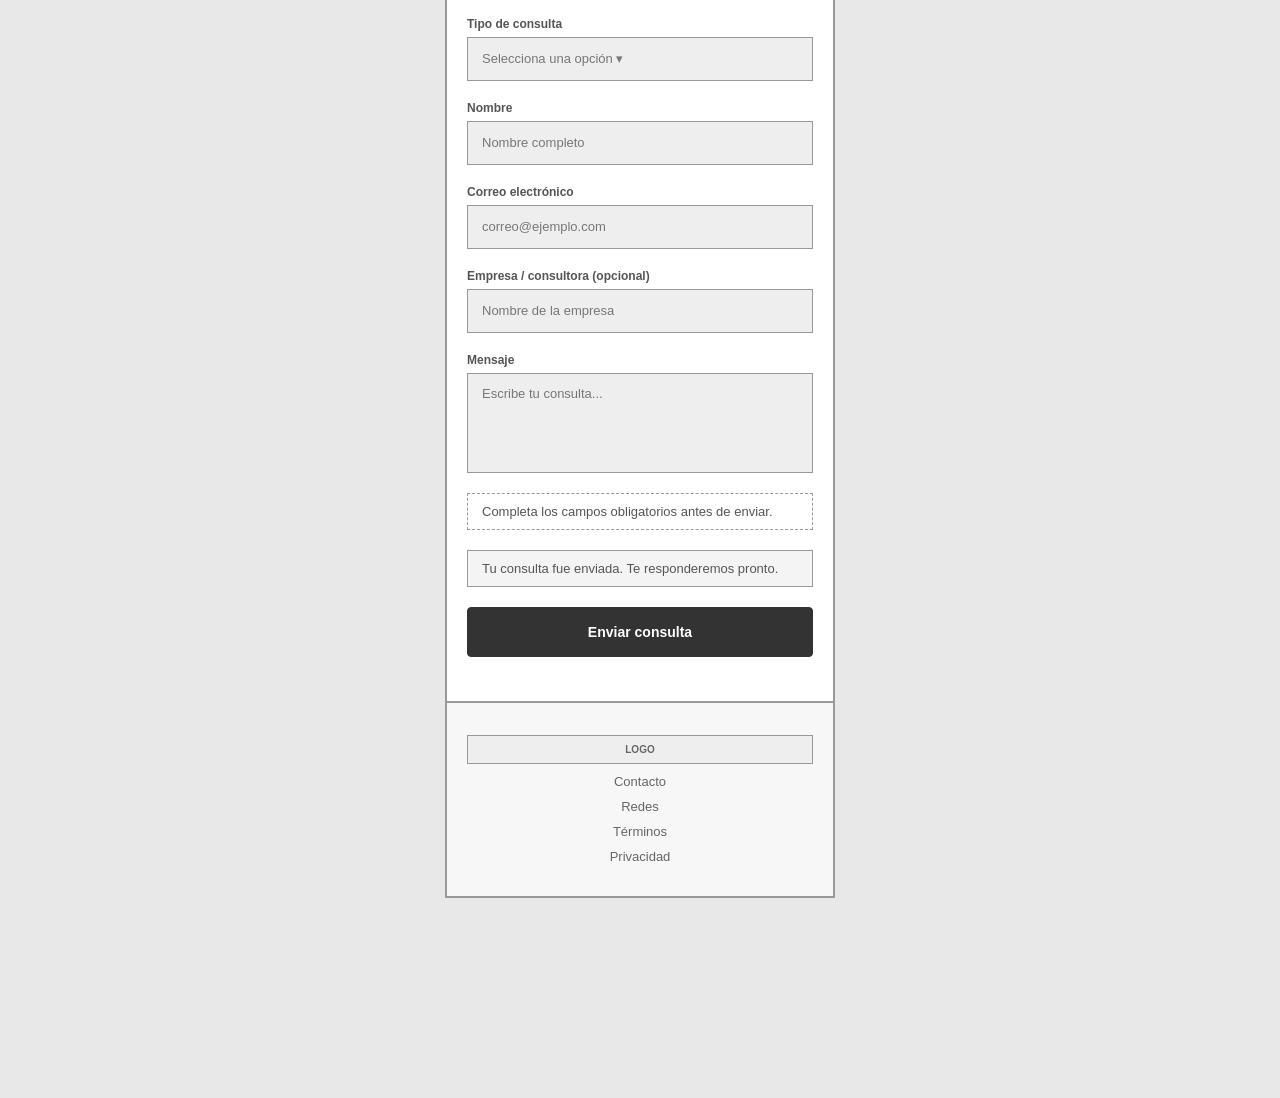
<file: landing-wireframe-4.3.1/index.html>
<!DOCTYPE html>
<html lang="es">
<head>
<meta charset="UTF-8">
<title>EcoMove - Landing Page Wireframe (4.3.1)</title>
<link rel="stylesheet" href="styles.css">
</head>
<body>

<h1 class="page-title">4.3.1 Landing Page Wireframe — EcoMove (Baja fidelidad)</h1>

<!-- ==================================================== -->
<!-- FRAME 1: DESKTOP WEB BROWSER (1440px)                 -->
<!-- ==================================================== -->
<p class="frame-label">Frame 1 — Landing Page Wireframe · Desktop Web Browser (1440px)</p>
<div class="frame frame-desktop">

  <!-- 1. HEADER DESKTOP -->
  <header class="d-header">
    <div class="logo-box">LOGO ECOMOVE</div>
    <nav class="d-nav">
      <span>Inicio</span>
      <span>Cómo funciona</span>
      <span>Beneficios</span>
      <span>Consultores</span>
      <span>Contacto</span>
    </nav>
    <button class="btn btn-primary">Empezar ahora</button>
  </header>

  <!-- 2. HERO SECTION DESKTOP -->
  <section class="section d-hero">
    <div class="hero-col hero-text">
      <span class="tag">HERO SECTION</span>
      <h2 class="h-title">Muévete sostenible, reduce CO₂ y gana Eco-Créditos</h2>
      <p class="p-text">Texto breve explicando qué es EcoMove: una plataforma que registra trayectos sostenibles, calcula tu huella de carbono y convierte tus hábitos de movilidad en recompensas reales.</p>
      <div class="btn-row">
        <button class="btn btn-primary">Empezar ahora</button>
        <button class="btn btn-secondary">Solicitar demo</button>
      </div>
    </div>
    <div class="hero-col hero-visual">
      <div class="placeholder ph-large">PLACEHOLDER IMAGEN / MOCKUP APP</div>
    </div>
  </section>

  <!-- 3. SECCIÓN PROBLEMA -->
  <section class="section">
    <h3 class="s-title">El problema de la movilidad urbana</h3>
    <div class="grid grid-4">
      <div class="card">
        <div class="placeholder ph-icon">ICONO</div>
        <h4 class="c-title">Tráfico constante</h4>
        <p class="c-text">Congestión vehicular diaria que afecta tiempos de traslado.</p>
      </div>
      <div class="card">
        <div class="placeholder ph-icon">ICONO</div>
        <h4 class="c-title">Contaminación</h4>
        <p class="c-text">Altas emisiones de CO₂ producto del transporte motorizado.</p>
      </div>
      <div class="card">
        <div class="placeholder ph-icon">ICONO</div>
        <h4 class="c-title">Inseguridad en rutas</h4>
        <p class="c-text">Falta de información confiable sobre rutas seguras.</p>
      </div>
      <div class="card">
        <div class="placeholder ph-icon">ICONO</div>
        <h4 class="c-title">Falta de datos ambientales</h4>
        <p class="c-text">Poca visibilidad de impacto ambiental a nivel urbano.</p>
      </div>
    </div>
  </section>

  <!-- 4. SECCIÓN SOLUCIÓN ECOMOVE -->
  <section class="section">
    <h3 class="s-title">EcoMove como solución</h3>
    <div class="split-block">
      <div class="split-text">
        <p class="p-text">EcoMove registra trayectos sostenibles (caminata, bicicleta y scooter eléctrico), calcula el CO₂ evitado, entrega Eco-Créditos canjeables por recompensas y genera datos ambientales agregados para la toma de decisiones.</p>
      </div>
      <div class="split-visual">
        <div class="placeholder ph-medium">PLACEHOLDER VISUAL SOLUCIÓN</div>
      </div>
    </div>
  </section>

  <!-- 5. FUNCIONALIDADES PRINCIPALES -->
  <section class="section">
    <h3 class="s-title">Funcionalidades principales</h3>
    <div class="grid grid-3">
      <div class="card">
        <div class="placeholder ph-icon">ICONO</div>
        <h4 class="c-title">Registro GPS</h4>
        <p class="c-text">Seguimiento de trayectos en tiempo real.</p>
      </div>
      <div class="card">
        <div class="placeholder ph-icon">ICONO</div>
        <h4 class="c-title">Cálculo de CO₂</h4>
        <p class="c-text">Estimación de emisiones evitadas por viaje.</p>
      </div>
      <div class="card">
        <div class="placeholder ph-icon">ICONO</div>
        <h4 class="c-title">Eco-Créditos</h4>
        <p class="c-text">Puntos acumulables por movilidad sostenible.</p>
      </div>
      <div class="card">
        <div class="placeholder ph-icon">ICONO</div>
        <h4 class="c-title">Rutas sostenibles</h4>
        <p class="c-text">Sugerencia de rutas amigables con el ambiente.</p>
      </div>
      <div class="card">
        <div class="placeholder ph-icon">ICONO</div>
        <h4 class="c-title">Recompensas</h4>
        <p class="c-text">Canje de Eco-Créditos por beneficios reales.</p>
      </div>
      <div class="card">
        <div class="placeholder ph-icon">ICONO</div>
        <h4 class="c-title">Dashboard ambiental</h4>
        <p class="c-text">Visualización de métricas de impacto ambiental.</p>
      </div>
    </div>
  </section>

  <!-- 6. BENEFICIOS PARA ECO-USUARIOS -->
  <section class="section">
    <h3 class="s-title">Beneficios para eco-usuarios</h3>
    <div class="grid grid-3">
      <div class="card">
        <div class="placeholder ph-icon">ICONO</div>
        <h4 class="c-title">Movilidad sostenible</h4>
        <p class="c-text">Opciones de traslado más limpias y saludables.</p>
      </div>
      <div class="card">
        <div class="placeholder ph-icon">ICONO</div>
        <h4 class="c-title">Impacto ambiental medible</h4>
        <p class="c-text">Visualiza cuánto CO₂ has evitado emitir.</p>
      </div>
      <div class="card">
        <div class="placeholder ph-icon">ICONO</div>
        <h4 class="c-title">Recompensas por Eco-Créditos</h4>
        <p class="c-text">Beneficios reales por tus hábitos sostenibles.</p>
      </div>
    </div>
    <div class="placeholder ph-wide">PLACEHOLDER GRÁFICO / PROGRESO AMBIENTAL</div>
  </section>

  <!-- 7. BENEFICIOS PARA CONSULTORES AMBIENTALES -->
  <section class="section">
    <h3 class="s-title">Beneficios para consultores ambientales</h3>
    <div class="grid grid-4">
      <div class="card">
        <div class="placeholder ph-icon">ICONO</div>
        <h4 class="c-title">Dashboard</h4>
        <p class="c-text">Panel de control con indicadores clave.</p>
      </div>
      <div class="card">
        <div class="placeholder ph-icon">ICONO</div>
        <h4 class="c-title">Métricas ambientales</h4>
        <p class="c-text">Datos agregados de impacto ambiental.</p>
      </div>
      <div class="card">
        <div class="placeholder ph-icon">ICONO</div>
        <h4 class="c-title">Filtros por zona y periodo</h4>
        <p class="c-text">Segmentación de información para análisis.</p>
      </div>
      <div class="card">
        <div class="placeholder ph-icon">ICONO</div>
        <h4 class="c-title">Reportes auditables</h4>
        <p class="c-text">Exportación de reportes con trazabilidad.</p>
      </div>
    </div>
    <div class="placeholder ph-wide">PLACEHOLDER DASHBOARD WEB</div>
  </section>

  <!-- 8. CALL TO ACTION FINAL -->
  <section class="section cta-block">
    <h3 class="s-title">Empieza a transformar la movilidad sostenible</h3>
    <p class="p-text center">Únete a EcoMove y convierte cada trayecto en un aporte medible para el ambiente.</p>
    <div class="btn-row center">
      <button class="btn btn-primary">Empezar ahora</button>
      <button class="btn btn-secondary">Solicitar demo</button>
    </div>
  </section>

  <!-- 9. FORMULARIO DE CONTACTO -->
  <section class="section" id="contacto">
    <h3 class="s-title">Contacto</h3>
    <div class="contact-form">
      <div class="form-group">
        <span class="form-label">Tipo de consulta</span>
        <div class="form-select">Selecciona una opción ▾</div>
      </div>
      <div class="form-group">
        <span class="form-label">Nombre</span>
        <div class="form-input">Nombre completo</div>
      </div>
      <div class="form-group">
        <span class="form-label">Correo electrónico</span>
        <div class="form-input">correo@ejemplo.com</div>
      </div>
      <div class="form-group">
        <span class="form-label">Empresa / consultora (opcional)</span>
        <div class="form-input">Nombre de la empresa</div>
      </div>
      <div class="form-group">
        <span class="form-label">Mensaje</span>
        <div class="form-textarea">Escribe tu consulta...</div>
      </div>
      <p class="form-state form-state--error">Completa los campos obligatorios antes de enviar.</p>
      <p class="form-state form-state--confirm">Tu consulta fue enviada. Te responderemos pronto.</p>
      <button class="btn btn-primary">Enviar consulta</button>
    </div>
  </section>

  <!-- 10. FOOTER -->
  <footer class="d-footer">
    <div class="footer-col">
      <div class="logo-box">LOGO ECOMOVE</div>
    </div>
    <div class="footer-col">
      <h5>Contacto</h5>
      <p>contacto@ecomove.com</p>
      <p>+51 000 000 000</p>
    </div>
    <div class="footer-col">
      <h5>Redes sociales</h5>
      <p>Facebook</p>
      <p>Instagram</p>
      <p>LinkedIn</p>
    </div>
    <div class="footer-col">
      <h5>Términos</h5>
      <p>Términos y condiciones</p>
    </div>
    <div class="footer-col">
      <h5>Privacidad</h5>
      <p>Política de privacidad</p>
    </div>
  </footer>

</div>

<!-- ==================================================== -->
<!-- FRAME 2: MOBILE WEB BROWSER (390px)                   -->
<!-- ==================================================== -->
<p class="frame-label">Frame 2 — Landing Page Wireframe · Mobile Web Browser (390px)</p>
<div class="frame frame-mobile">

  <!-- 1. HEADER MOBILE -->
  <header class="m-header">
    <div class="logo-box small">LOGO</div>
    <div class="placeholder ph-menu">☰</div>
  </header>

  <!-- 2. HERO SECTION MOBILE -->
  <section class="section m-section">
    <span class="tag">HERO SECTION</span>
    <h2 class="h-title m-title">Muévete sostenible, reduce CO₂ y gana Eco-Créditos</h2>
    <p class="p-text">EcoMove registra tus trayectos sostenibles, calcula tu CO₂ y te da recompensas.</p>
    <button class="btn btn-primary full">Empezar ahora</button>
    <button class="btn btn-secondary full">Solicitar demo</button>
    <div class="placeholder ph-large m-visual">PLACEHOLDER IMAGEN / MOCKUP APP</div>
  </section>

  <!-- 3. SECCIÓN PROBLEMA MOBILE -->
  <section class="section m-section">
    <h3 class="s-title">El problema</h3>
    <div class="grid grid-1">
      <div class="card">
        <div class="placeholder ph-icon">ICONO</div>
        <h4 class="c-title">Tráfico</h4>
        <p class="c-text">Congestión vehicular diaria.</p>
      </div>
      <div class="card">
        <div class="placeholder ph-icon">ICONO</div>
        <h4 class="c-title">Contaminación</h4>
        <p class="c-text">Altas emisiones de CO₂.</p>
      </div>
      <div class="card">
        <div class="placeholder ph-icon">ICONO</div>
        <h4 class="c-title">Inseguridad</h4>
        <p class="c-text">Rutas poco confiables.</p>
      </div>
      <div class="card">
        <div class="placeholder ph-icon">ICONO</div>
        <h4 class="c-title">Falta de datos</h4>
        <p class="c-text">Poca visibilidad ambiental.</p>
      </div>
    </div>
  </section>

  <!-- 4. SECCIÓN SOLUCIÓN MOBILE -->
  <section class="section m-section">
    <h3 class="s-title">La solución EcoMove</h3>
    <p class="p-text">Registra trayectos, calcula CO₂, entrega Eco-Créditos y genera datos ambientales.</p>
    <div class="placeholder ph-medium">PLACEHOLDER VISUAL</div>
  </section>

  <!-- 5. FUNCIONALIDADES PRINCIPALES MOBILE -->
  <section class="section m-section">
    <h3 class="s-title">Funcionalidades</h3>
    <div class="grid grid-1">
      <div class="card">
        <div class="placeholder ph-icon">ICONO</div>
        <h4 class="c-title">Registro GPS</h4>
        <p class="c-text">Seguimiento en tiempo real.</p>
      </div>
      <div class="card">
        <div class="placeholder ph-icon">ICONO</div>
        <h4 class="c-title">Cálculo CO₂</h4>
        <p class="c-text">Emisiones evitadas por viaje.</p>
      </div>
      <div class="card">
        <div class="placeholder ph-icon">ICONO</div>
        <h4 class="c-title">Eco-Créditos</h4>
        <p class="c-text">Puntos por movilidad sostenible.</p>
      </div>
      <div class="card">
        <div class="placeholder ph-icon">ICONO</div>
        <h4 class="c-title">Rutas</h4>
        <p class="c-text">Sugerencias de rutas sostenibles.</p>
      </div>
      <div class="card">
        <div class="placeholder ph-icon">ICONO</div>
        <h4 class="c-title">Recompensas</h4>
        <p class="c-text">Canje de Eco-Créditos.</p>
      </div>
      <div class="card">
        <div class="placeholder ph-icon">ICONO</div>
        <h4 class="c-title">Dashboard</h4>
        <p class="c-text">Métricas de impacto ambiental.</p>
      </div>
    </div>
  </section>

  <!-- 6. BENEFICIOS ECO-USUARIOS MOBILE -->
  <section class="section m-section">
    <h3 class="s-title">Para eco-usuarios</h3>
    <div class="grid grid-1">
      <div class="card">
        <div class="placeholder ph-icon">ICONO</div>
        <h4 class="c-title">Viajes sostenibles</h4>
        <p class="c-text">Opciones de traslado más limpias.</p>
      </div>
      <div class="card">
        <div class="placeholder ph-icon">ICONO</div>
        <h4 class="c-title">CO₂ reducido</h4>
        <p class="c-text">Impacto ambiental medible.</p>
      </div>
      <div class="card">
        <div class="placeholder ph-icon">ICONO</div>
        <h4 class="c-title">Recompensas</h4>
        <p class="c-text">Beneficios por Eco-Créditos.</p>
      </div>
    </div>
    <div class="placeholder ph-wide">PLACEHOLDER PROGRESO AMBIENTAL</div>
  </section>

  <!-- 7. BENEFICIOS CONSULTORES MOBILE -->
  <section class="section m-section">
    <h3 class="s-title">Para consultores</h3>
    <div class="grid grid-1">
      <div class="card">
        <div class="placeholder ph-icon">ICONO</div>
        <h4 class="c-title">Dashboard</h4>
        <p class="c-text">Panel con indicadores clave.</p>
      </div>
      <div class="card">
        <div class="placeholder ph-icon">ICONO</div>
        <h4 class="c-title">Métricas</h4>
        <p class="c-text">Datos agregados ambientales.</p>
      </div>
      <div class="card">
        <div class="placeholder ph-icon">ICONO</div>
        <h4 class="c-title">Filtros</h4>
        <p class="c-text">Por zona y periodo.</p>
      </div>
      <div class="card">
        <div class="placeholder ph-icon">ICONO</div>
        <h4 class="c-title">Reportes</h4>
        <p class="c-text">Exportación auditable.</p>
      </div>
    </div>
    <div class="placeholder ph-wide">PLACEHOLDER DASHBOARD</div>
  </section>

  <!-- 8. CTA FINAL MOBILE -->
  <section class="section m-section cta-block">
    <h3 class="s-title">Transforma la movilidad sostenible</h3>
    <button class="btn btn-primary full">Empezar ahora</button>
    <button class="btn btn-secondary full">Solicitar demo</button>
  </section>

  <!-- 9. FORMULARIO DE CONTACTO MOBILE -->
  <section class="section m-section" id="contacto-mobile">
    <h3 class="s-title">Contacto</h3>
    <div class="contact-form">
      <div class="form-group">
        <span class="form-label">Tipo de consulta</span>
        <div class="form-select">Selecciona una opción ▾</div>
      </div>
      <div class="form-group">
        <span class="form-label">Nombre</span>
        <div class="form-input">Nombre completo</div>
      </div>
      <div class="form-group">
        <span class="form-label">Correo electrónico</span>
        <div class="form-input">correo@ejemplo.com</div>
      </div>
      <div class="form-group">
        <span class="form-label">Empresa / consultora (opcional)</span>
        <div class="form-input">Nombre de la empresa</div>
      </div>
      <div class="form-group">
        <span class="form-label">Mensaje</span>
        <div class="form-textarea">Escribe tu consulta...</div>
      </div>
      <p class="form-state form-state--error">Completa los campos obligatorios antes de enviar.</p>
      <p class="form-state form-state--confirm">Tu consulta fue enviada. Te responderemos pronto.</p>
      <button class="btn btn-primary full">Enviar consulta</button>
    </div>
  </section>

  <!-- 10. FOOTER MOBILE -->
  <footer class="m-footer">
    <div class="logo-box small">LOGO</div>
    <p>Contacto</p>
    <p>Redes</p>
    <p>Términos</p>
    <p>Privacidad</p>
  </footer>

</div>

</body>
</html>
</file>
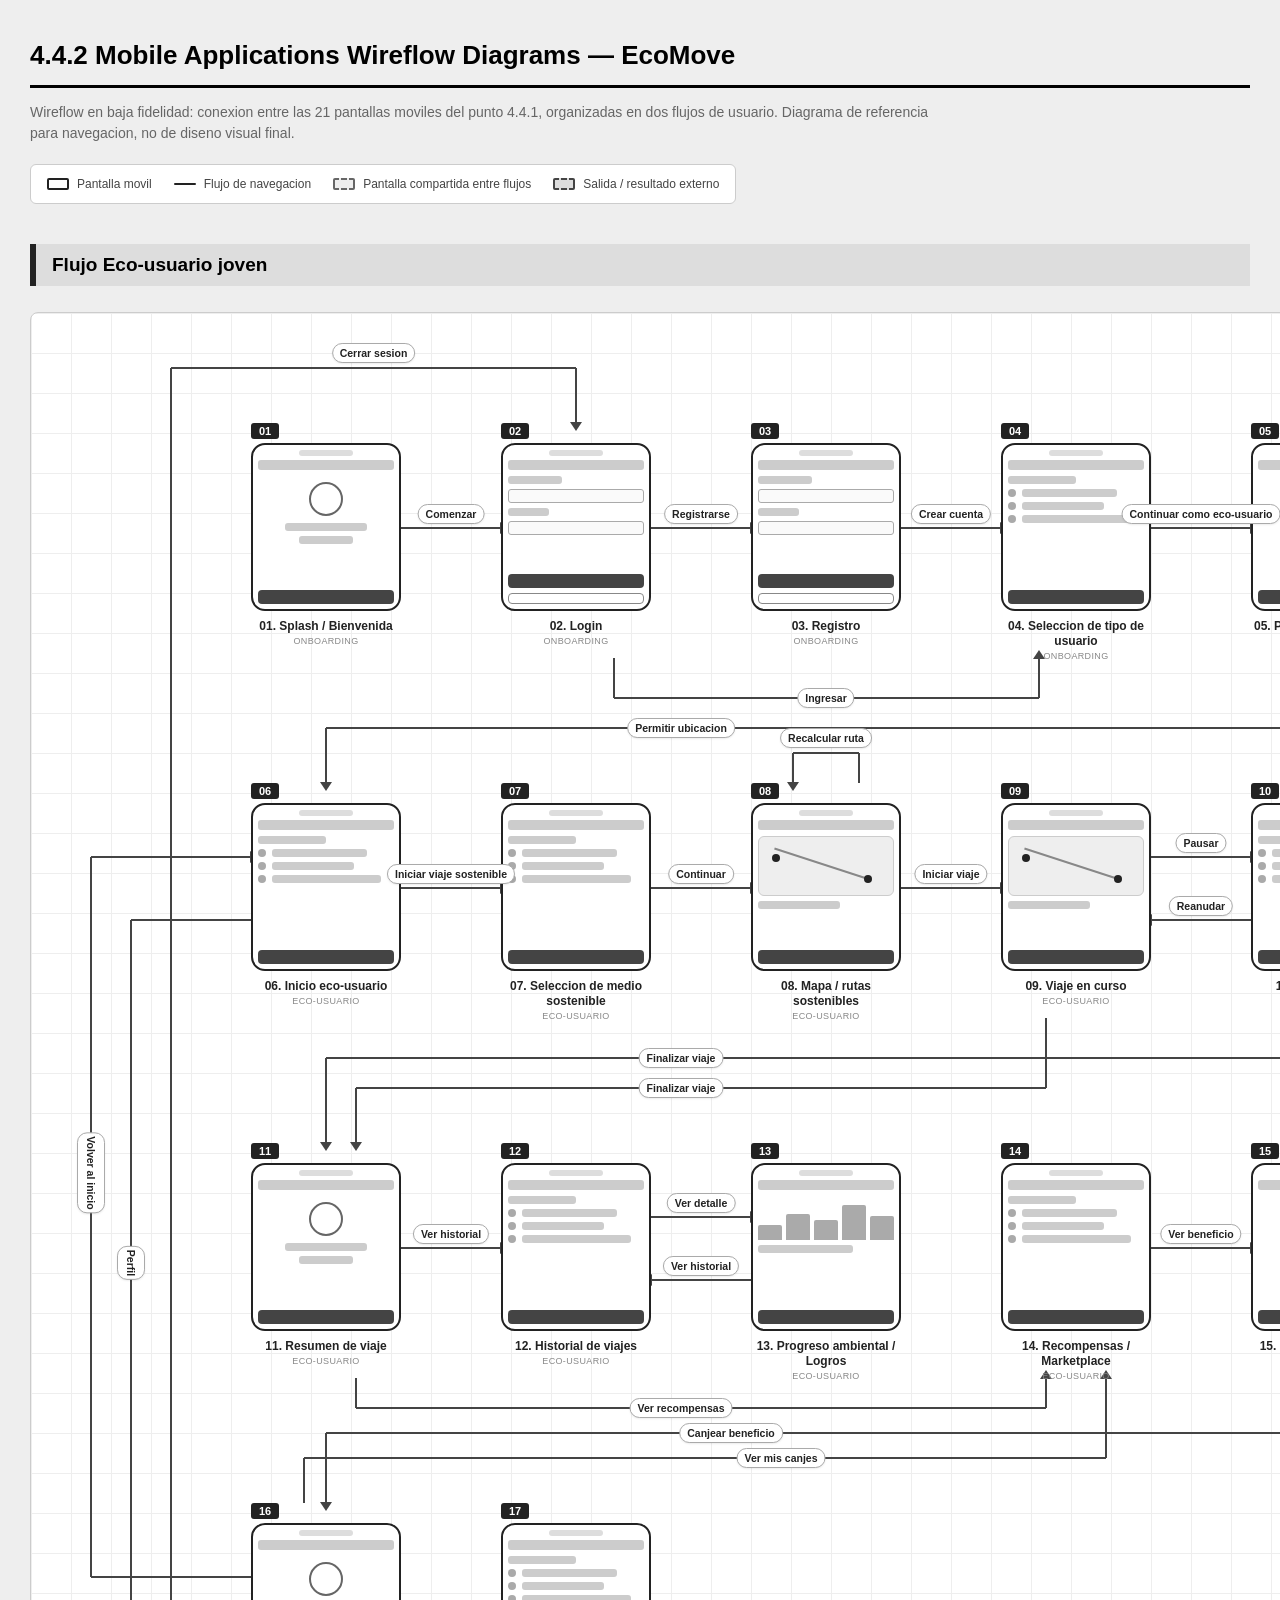
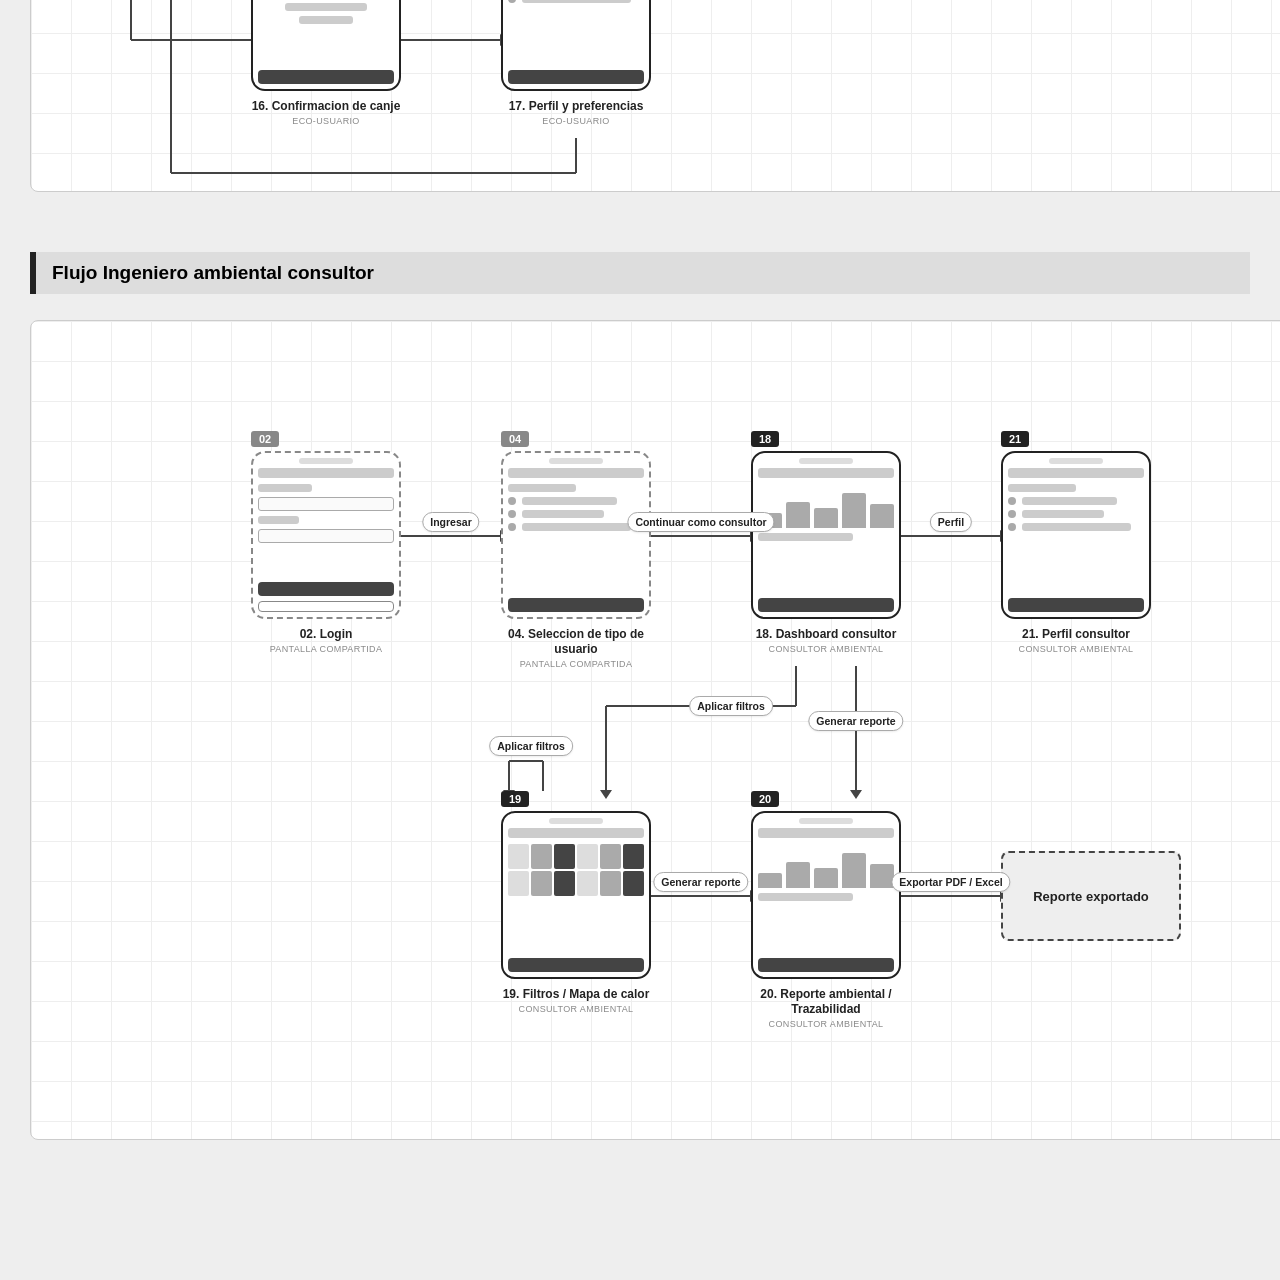
<file: mobile-wireflow-4.4.2/index.html>
<!DOCTYPE html>
<html lang="es">
<head>
<meta charset="UTF-8">
<meta name="viewport" content="width=device-width, initial-scale=1.0">
<title>4.4.2 Mobile Applications Wireflow Diagrams — EcoMove</title>
<link rel="stylesheet" href="styles.css">
</head>
<body>
<div class="wireflow-page">

  <header class="page-head">
    <h1 class="page-title">4.4.2 Mobile Applications Wireflow Diagrams — EcoMove</h1>
    <p class="page-subtitle">Wireflow en baja fidelidad: conexion entre las 21 pantallas moviles del punto 4.4.1, organizadas en dos flujos de usuario. Diagrama de referencia para navegacion, no de diseno visual final.</p>
    <div class="legend">
      <span class="legend-item"><span class="legend-swatch legend-swatch--node"></span>Pantalla movil</span>
      <span class="legend-item"><span class="legend-swatch legend-swatch--arrow"></span>Flujo de navegacion</span>
      <span class="legend-item"><span class="legend-swatch legend-swatch--shared"></span>Pantalla compartida entre flujos</span>
      <span class="legend-item"><span class="legend-swatch legend-swatch--ext"></span>Salida / resultado externo</span>
    </div>
  </header>

  <section class="lane">
    <h2 class="lane-title">Flujo Eco-usuario joven</h2>
    <div class="wireflow-canvas" style="width:1470px; height:1480px;">
      <div class="seg seg-h" style="left:370px; top:214.0px; width:100px;"></div>
<div class="arrowhead arrowhead--right" style="left:470px; top:215.0px;"></div>
<div class="flow-label" style="left:420.0px; top:201.0px;">Comenzar</div>
<div class="seg seg-h" style="left:620px; top:214.0px; width:100px;"></div>
<div class="arrowhead arrowhead--right" style="left:720px; top:215.0px;"></div>
<div class="flow-label" style="left:670.0px; top:201.0px;">Registrarse</div>
<div class="seg seg-h" style="left:870px; top:214.0px; width:100px;"></div>
<div class="arrowhead arrowhead--right" style="left:970px; top:215.0px;"></div>
<div class="flow-label" style="left:920.0px; top:201.0px;">Crear cuenta</div>
<div class="seg seg-v" style="left:581.5px; top:345px; height:40px;"></div>
<div class="seg seg-h" style="left:582.5px; top:384px; width:425.0px;"></div>
<div class="seg seg-v" style="left:1006.5px; top:345px; height:40px;"></div>
<div class="arrowhead arrowhead--up" style="left:1007.5px; top:345px;"></div>
<div class="flow-label" style="left:795.0px; top:385px;">Ingresar</div>
<div class="seg seg-h" style="left:1120px; top:214.0px; width:100px;"></div>
<div class="arrowhead arrowhead--right" style="left:1220px; top:215.0px;"></div>
<div class="flow-label" style="left:1170.0px; top:201.0px;">Continuar como eco-usuario</div>
<div class="seg seg-v" style="left:1294.0px; top:345px; height:70px;"></div>
<div class="seg seg-h" style="left:295.0px; top:414px; width:1000.0px;"></div>
<div class="seg seg-v" style="left:294.0px; top:415px; height:55px;"></div>
<div class="arrowhead arrowhead--down" style="left:295.0px; top:470px;"></div>
<div class="flow-label" style="left:650px; top:415px;">Permitir ubicacion</div>
<div class="seg seg-h" style="left:370px; top:574.0px; width:100px;"></div>
<div class="arrowhead arrowhead--right" style="left:470px; top:575.0px;"></div>
<div class="flow-label" style="left:420.0px; top:561.0px;">Iniciar viaje sostenible</div>
<div class="seg seg-h" style="left:620px; top:574.0px; width:100px;"></div>
<div class="arrowhead arrowhead--right" style="left:720px; top:575.0px;"></div>
<div class="flow-label" style="left:670.0px; top:561.0px;">Continuar</div>
<div class="seg seg-h" style="left:870px; top:574.0px; width:100px;"></div>
<div class="arrowhead arrowhead--right" style="left:970px; top:575.0px;"></div>
<div class="flow-label" style="left:920.0px; top:561.0px;">Iniciar viaje</div>
<div class="seg seg-h" style="left:1120px; top:542.5px; width:100px;"></div>
<div class="arrowhead arrowhead--right" style="left:1220px; top:543.5px;"></div>
<div class="flow-label" style="left:1170.0px; top:529.5px;">Pausar</div>
<div class="seg seg-h" style="left:1120px; top:605.5px; width:100px;"></div>
<div class="arrowhead arrowhead--left" style="left:1120px; top:606.5px;"></div>
<div class="flow-label" style="left:1170.0px; top:592.5px;">Reanudar</div>
<div class="seg seg-v" style="left:827.0px; top:440px; height:30px;"></div>
<div class="seg seg-h" style="left:762.0px; top:439px; width:66.0px;"></div>
<div class="seg seg-v" style="left:761.0px; top:440px; height:30px;"></div>
<div class="arrowhead arrowhead--down" style="left:762.0px; top:470px;"></div>
<div class="flow-label" style="left:795px; top:425px;">Recalcular ruta</div>
<div class="seg seg-v" style="left:1294.0px; top:705px; height:40px;"></div>
<div class="seg seg-h" style="left:295.0px; top:744px; width:1000.0px;"></div>
<div class="seg seg-v" style="left:294.0px; top:745px; height:85px;"></div>
<div class="arrowhead arrowhead--down" style="left:295.0px; top:830px;"></div>
<div class="flow-label" style="left:650px; top:745px;">Finalizar viaje</div>
<div class="seg seg-v" style="left:1014.0px; top:705px; height:70px;"></div>
<div class="seg seg-h" style="left:325.0px; top:774px; width:690.0px;"></div>
<div class="seg seg-v" style="left:324.0px; top:775px; height:55px;"></div>
<div class="arrowhead arrowhead--down" style="left:325.0px; top:830px;"></div>
<div class="flow-label" style="left:650px; top:775px;">Finalizar viaje</div>
<div class="seg seg-h" style="left:370px; top:934.0px; width:100px;"></div>
<div class="arrowhead arrowhead--right" style="left:470px; top:935.0px;"></div>
<div class="flow-label" style="left:420.0px; top:921.0px;">Ver historial</div>
<div class="seg seg-h" style="left:620px; top:902.5px; width:100px;"></div>
<div class="arrowhead arrowhead--right" style="left:720px; top:903.5px;"></div>
<div class="flow-label" style="left:670.0px; top:889.5px;">Ver detalle</div>
<div class="seg seg-h" style="left:620px; top:965.5px; width:100px;"></div>
<div class="arrowhead arrowhead--left" style="left:620px; top:966.5px;"></div>
<div class="flow-label" style="left:670.0px; top:952.5px;">Ver historial</div>
<div class="seg seg-h" style="left:1120px; top:934.0px; width:100px;"></div>
<div class="arrowhead arrowhead--right" style="left:1220px; top:935.0px;"></div>
<div class="flow-label" style="left:1170.0px; top:921.0px;">Ver beneficio</div>
<div class="seg seg-v" style="left:324.0px; top:1065px; height:30px;"></div>
<div class="seg seg-h" style="left:325.0px; top:1094px; width:690.0px;"></div>
<div class="seg seg-v" style="left:1014.0px; top:1065px; height:30px;"></div>
<div class="arrowhead arrowhead--up" style="left:1015.0px; top:1065px;"></div>
<div class="flow-label" style="left:650px; top:1095px;">Ver recompensas</div>
<div class="seg seg-v" style="left:1294.0px; top:1065px; height:55px;"></div>
<div class="seg seg-h" style="left:295.0px; top:1119px; width:1000.0px;"></div>
<div class="seg seg-v" style="left:294.0px; top:1120px; height:70px;"></div>
<div class="arrowhead arrowhead--down" style="left:295.0px; top:1190px;"></div>
<div class="flow-label" style="left:700px; top:1120px;">Canjear beneficio</div>
<div class="seg seg-v" style="left:271.5px; top:1145px; height:45px;"></div>
<div class="seg seg-h" style="left:272.5px; top:1144px; width:802.5px;"></div>
<div class="seg seg-v" style="left:1074.0px; top:1065px; height:80px;"></div>
<div class="arrowhead arrowhead--up" style="left:1075.0px; top:1065px;"></div>
<div class="flow-label" style="left:750px; top:1145px;">Ver mis canjes</div>
<div class="seg seg-h" style="left:60px; top:1262.5px; width:160px;"></div>
<div class="seg seg-v" style="left:59px; top:543.5px; height:720.0px;"></div>
<div class="seg seg-h" style="left:60px; top:542.5px; width:160px;"></div>
<div class="arrowhead arrowhead--right" style="left:220px; top:543.5px;"></div>
<div class="flow-label flow-label--v" style="left:60px; top:860px;">Volver al inicio</div>
<div class="seg seg-h" style="left:100px; top:605.5px; width:120px;"></div>
<div class="seg seg-v" style="left:99px; top:606.5px; height:720.0px;"></div>
<div class="seg seg-h" style="left:100px; top:1325.5px; width:370px;"></div>
<div class="arrowhead arrowhead--right" style="left:470px; top:1326.5px;"></div>
<div class="flow-label flow-label--v" style="left:100px; top:950px;">Perfil</div>
<div class="seg seg-v" style="left:544.0px; top:1425px; height:35px;"></div>
<div class="seg seg-h" style="left:140px; top:1459px; width:405.0px;"></div>
<div class="seg seg-v" style="left:139px; top:55px; height:1405px;"></div>
<div class="seg seg-h" style="left:140px; top:54px; width:405.0px;"></div>
<div class="seg seg-v" style="left:544.0px; top:55px; height:55px;"></div>
<div class="arrowhead arrowhead--down" style="left:545.0px; top:110px;"></div>
<div class="flow-label" style="left:342.5px; top:40px;">Cerrar sesion</div>
      <div class="node" style="left:220px; top:110px; width:150px;">
  <span class="node-badge">01</span>
  <div class="mini-phone">
    <div class="mp-statusbar"></div>
    <div class="mp-header"></div>
    <div class="mp-content"><div class="mp-icon-circle"></div><div class="mp-bar mp-bar--60 mp-bar--center"></div><div class="mp-bar mp-bar--40 mp-bar--center"></div><div class="mp-spacer"></div><div class="mp-btn"></div></div>
  </div>
  <p class="node-title">01. Splash / Bienvenida</p>
  <span class="node-tag">Onboarding</span>
</div>
<div class="node" style="left:470px; top:110px; width:150px;">
  <span class="node-badge">02</span>
  <div class="mini-phone">
    <div class="mp-statusbar"></div>
    <div class="mp-header"></div>
    <div class="mp-content"><div class="mp-bar mp-bar--40"></div><div class="mp-input"></div><div class="mp-bar mp-bar--30"></div><div class="mp-input"></div><div class="mp-spacer"></div><div class="mp-btn"></div><div class="mp-btn mp-btn--ghost"></div></div>
  </div>
  <p class="node-title">02. Login</p>
  <span class="node-tag">Onboarding</span>
</div>
<div class="node" style="left:720px; top:110px; width:150px;">
  <span class="node-badge">03</span>
  <div class="mini-phone">
    <div class="mp-statusbar"></div>
    <div class="mp-header"></div>
    <div class="mp-content"><div class="mp-bar mp-bar--40"></div><div class="mp-input"></div><div class="mp-bar mp-bar--30"></div><div class="mp-input"></div><div class="mp-spacer"></div><div class="mp-btn"></div><div class="mp-btn mp-btn--ghost"></div></div>
  </div>
  <p class="node-title">03. Registro</p>
  <span class="node-tag">Onboarding</span>
</div>
<div class="node" style="left:970px; top:110px; width:150px;">
  <span class="node-badge">04</span>
  <div class="mini-phone">
    <div class="mp-statusbar"></div>
    <div class="mp-header"></div>
    <div class="mp-content"><div class="mp-bar mp-bar--50"></div><div class="mp-row"><span class="mp-dot"></span><div class="mp-bar mp-bar--70"></div></div><div class="mp-row"><span class="mp-dot"></span><div class="mp-bar mp-bar--60"></div></div><div class="mp-row"><span class="mp-dot"></span><div class="mp-bar mp-bar--80"></div></div><div class="mp-spacer"></div><div class="mp-btn"></div></div>
  </div>
  <p class="node-title">04. Seleccion de tipo de usuario</p>
  <span class="node-tag">Onboarding</span>
</div>
<div class="node" style="left:1220px; top:110px; width:150px;">
  <span class="node-badge">05</span>
  <div class="mini-phone">
    <div class="mp-statusbar"></div>
    <div class="mp-header"></div>
    <div class="mp-content"><div class="mp-icon-circle"></div><div class="mp-bar mp-bar--60 mp-bar--center"></div><div class="mp-bar mp-bar--40 mp-bar--center"></div><div class="mp-spacer"></div><div class="mp-btn"></div></div>
  </div>
  <p class="node-title">05. Permiso de ubicacion</p>
  <span class="node-tag">Onboarding</span>
</div>
<div class="node" style="left:220px; top:470px; width:150px;">
  <span class="node-badge">06</span>
  <div class="mini-phone">
    <div class="mp-statusbar"></div>
    <div class="mp-header"></div>
    <div class="mp-content"><div class="mp-bar mp-bar--50"></div><div class="mp-row"><span class="mp-dot"></span><div class="mp-bar mp-bar--70"></div></div><div class="mp-row"><span class="mp-dot"></span><div class="mp-bar mp-bar--60"></div></div><div class="mp-row"><span class="mp-dot"></span><div class="mp-bar mp-bar--80"></div></div><div class="mp-spacer"></div><div class="mp-btn"></div></div>
  </div>
  <p class="node-title">06. Inicio eco-usuario</p>
  <span class="node-tag">Eco-usuario</span>
</div>
<div class="node" style="left:470px; top:470px; width:150px;">
  <span class="node-badge">07</span>
  <div class="mini-phone">
    <div class="mp-statusbar"></div>
    <div class="mp-header"></div>
    <div class="mp-content"><div class="mp-bar mp-bar--50"></div><div class="mp-row"><span class="mp-dot"></span><div class="mp-bar mp-bar--70"></div></div><div class="mp-row"><span class="mp-dot"></span><div class="mp-bar mp-bar--60"></div></div><div class="mp-row"><span class="mp-dot"></span><div class="mp-bar mp-bar--80"></div></div><div class="mp-spacer"></div><div class="mp-btn"></div></div>
  </div>
  <p class="node-title">07. Seleccion de medio sostenible</p>
  <span class="node-tag">Eco-usuario</span>
</div>
<div class="node" style="left:720px; top:470px; width:150px;">
  <span class="node-badge">08</span>
  <div class="mini-phone">
    <div class="mp-statusbar"></div>
    <div class="mp-header"></div>
    <div class="mp-content"><div class="mp-map"><div class="mp-map-route"></div><div class="mp-map-pin mp-map-pin--a"></div><div class="mp-map-pin mp-map-pin--b"></div></div><div class="mp-bar mp-bar--60"></div><div class="mp-spacer"></div><div class="mp-btn"></div></div>
  </div>
  <p class="node-title">08. Mapa / rutas sostenibles</p>
  <span class="node-tag">Eco-usuario</span>
</div>
<div class="node" style="left:970px; top:470px; width:150px;">
  <span class="node-badge">09</span>
  <div class="mini-phone">
    <div class="mp-statusbar"></div>
    <div class="mp-header"></div>
    <div class="mp-content"><div class="mp-map"><div class="mp-map-route"></div><div class="mp-map-pin mp-map-pin--a"></div><div class="mp-map-pin mp-map-pin--b"></div></div><div class="mp-bar mp-bar--60"></div><div class="mp-spacer"></div><div class="mp-btn"></div></div>
  </div>
  <p class="node-title">09. Viaje en curso</p>
  <span class="node-tag">Eco-usuario</span>
</div>
<div class="node" style="left:1220px; top:470px; width:150px;">
  <span class="node-badge">10</span>
  <div class="mini-phone">
    <div class="mp-statusbar"></div>
    <div class="mp-header"></div>
    <div class="mp-content"><div class="mp-bar mp-bar--50"></div><div class="mp-row"><span class="mp-dot"></span><div class="mp-bar mp-bar--70"></div></div><div class="mp-row"><span class="mp-dot"></span><div class="mp-bar mp-bar--60"></div></div><div class="mp-row"><span class="mp-dot"></span><div class="mp-bar mp-bar--80"></div></div><div class="mp-spacer"></div><div class="mp-btn"></div></div>
  </div>
  <p class="node-title">10. Viaje pausado</p>
  <span class="node-tag">Eco-usuario</span>
</div>
<div class="node" style="left:220px; top:830px; width:150px;">
  <span class="node-badge">11</span>
  <div class="mini-phone">
    <div class="mp-statusbar"></div>
    <div class="mp-header"></div>
    <div class="mp-content"><div class="mp-icon-circle"></div><div class="mp-bar mp-bar--60 mp-bar--center"></div><div class="mp-bar mp-bar--40 mp-bar--center"></div><div class="mp-spacer"></div><div class="mp-btn"></div></div>
  </div>
  <p class="node-title">11. Resumen de viaje</p>
  <span class="node-tag">Eco-usuario</span>
</div>
<div class="node" style="left:470px; top:830px; width:150px;">
  <span class="node-badge">12</span>
  <div class="mini-phone">
    <div class="mp-statusbar"></div>
    <div class="mp-header"></div>
    <div class="mp-content"><div class="mp-bar mp-bar--50"></div><div class="mp-row"><span class="mp-dot"></span><div class="mp-bar mp-bar--70"></div></div><div class="mp-row"><span class="mp-dot"></span><div class="mp-bar mp-bar--60"></div></div><div class="mp-row"><span class="mp-dot"></span><div class="mp-bar mp-bar--80"></div></div><div class="mp-spacer"></div><div class="mp-btn"></div></div>
  </div>
  <p class="node-title">12. Historial de viajes</p>
  <span class="node-tag">Eco-usuario</span>
</div>
<div class="node" style="left:720px; top:830px; width:150px;">
  <span class="node-badge">13</span>
  <div class="mini-phone">
    <div class="mp-statusbar"></div>
    <div class="mp-header"></div>
    <div class="mp-content"><div class="mp-chart"><div class="mp-chart-bar" style="height:35%"></div><div class="mp-chart-bar" style="height:60%"></div><div class="mp-chart-bar" style="height:45%"></div><div class="mp-chart-bar" style="height:80%"></div><div class="mp-chart-bar" style="height:55%"></div></div><div class="mp-bar mp-bar--70"></div><div class="mp-spacer"></div><div class="mp-btn"></div></div>
  </div>
  <p class="node-title">13. Progreso ambiental / Logros</p>
  <span class="node-tag">Eco-usuario</span>
</div>
<div class="node" style="left:970px; top:830px; width:150px;">
  <span class="node-badge">14</span>
  <div class="mini-phone">
    <div class="mp-statusbar"></div>
    <div class="mp-header"></div>
    <div class="mp-content"><div class="mp-bar mp-bar--50"></div><div class="mp-row"><span class="mp-dot"></span><div class="mp-bar mp-bar--70"></div></div><div class="mp-row"><span class="mp-dot"></span><div class="mp-bar mp-bar--60"></div></div><div class="mp-row"><span class="mp-dot"></span><div class="mp-bar mp-bar--80"></div></div><div class="mp-spacer"></div><div class="mp-btn"></div></div>
  </div>
  <p class="node-title">14. Recompensas / Marketplace</p>
  <span class="node-tag">Eco-usuario</span>
</div>
<div class="node" style="left:1220px; top:830px; width:150px;">
  <span class="node-badge">15</span>
  <div class="mini-phone">
    <div class="mp-statusbar"></div>
    <div class="mp-header"></div>
    <div class="mp-content"><div class="mp-icon-circle"></div><div class="mp-bar mp-bar--60 mp-bar--center"></div><div class="mp-bar mp-bar--40 mp-bar--center"></div><div class="mp-spacer"></div><div class="mp-btn"></div></div>
  </div>
  <p class="node-title">15. Detalle de beneficio</p>
  <span class="node-tag">Eco-usuario</span>
</div>
<div class="node" style="left:220px; top:1190px; width:150px;">
  <span class="node-badge">16</span>
  <div class="mini-phone">
    <div class="mp-statusbar"></div>
    <div class="mp-header"></div>
    <div class="mp-content"><div class="mp-icon-circle"></div><div class="mp-bar mp-bar--60 mp-bar--center"></div><div class="mp-bar mp-bar--40 mp-bar--center"></div><div class="mp-spacer"></div><div class="mp-btn"></div></div>
  </div>
  <p class="node-title">16. Confirmacion de canje</p>
  <span class="node-tag">Eco-usuario</span>
</div>
<div class="node" style="left:470px; top:1190px; width:150px;">
  <span class="node-badge">17</span>
  <div class="mini-phone">
    <div class="mp-statusbar"></div>
    <div class="mp-header"></div>
    <div class="mp-content"><div class="mp-bar mp-bar--50"></div><div class="mp-row"><span class="mp-dot"></span><div class="mp-bar mp-bar--70"></div></div><div class="mp-row"><span class="mp-dot"></span><div class="mp-bar mp-bar--60"></div></div><div class="mp-row"><span class="mp-dot"></span><div class="mp-bar mp-bar--80"></div></div><div class="mp-spacer"></div><div class="mp-btn"></div></div>
  </div>
  <p class="node-title">17. Perfil y preferencias</p>
  <span class="node-tag">Eco-usuario</span>
</div>
    </div>
  </section>

  <section class="lane">
    <h2 class="lane-title">Flujo Ingeniero ambiental consultor</h2>
    <div class="wireflow-canvas" style="width:1300px; height:820px;">
      <div class="seg seg-h" style="left:370px; top:214.0px; width:100px;"></div>
<div class="arrowhead arrowhead--right" style="left:470px; top:215.0px;"></div>
<div class="flow-label" style="left:420.0px; top:201.0px;">Ingresar</div>
<div class="seg seg-h" style="left:620px; top:214.0px; width:100px;"></div>
<div class="arrowhead arrowhead--right" style="left:720px; top:215.0px;"></div>
<div class="flow-label" style="left:670.0px; top:201.0px;">Continuar como consultor</div>
<div class="seg seg-h" style="left:870px; top:214.0px; width:100px;"></div>
<div class="arrowhead arrowhead--right" style="left:970px; top:215.0px;"></div>
<div class="flow-label" style="left:920.0px; top:201.0px;">Perfil</div>
<div class="seg seg-v" style="left:764.0px; top:345px; height:40px;"></div>
<div class="seg seg-h" style="left:575.0px; top:384px; width:190.0px;"></div>
<div class="seg seg-v" style="left:574.0px; top:385px; height:85px;"></div>
<div class="arrowhead arrowhead--down" style="left:575.0px; top:470px;"></div>
<div class="flow-label" style="left:700px; top:385px;">Aplicar filtros</div>
<div class="seg seg-v" style="left:824.0px; top:345px; height:125px;"></div>
<div class="arrowhead arrowhead--down" style="left:825.0px; top:470px;"></div>
<div class="flow-label" style="left:825.0px; top:400px;">Generar reporte</div>
<div class="seg seg-v" style="left:511.0px; top:440px; height:30px;"></div>
<div class="seg seg-h" style="left:477.5px; top:439px; width:34.5px;"></div>
<div class="seg seg-v" style="left:476.5px; top:440px; height:30px;"></div>
<div class="arrowhead arrowhead--down" style="left:477.5px; top:470px;"></div>
<div class="flow-label" style="left:500px; top:425px;">Aplicar filtros</div>
<div class="seg seg-h" style="left:620px; top:574.0px; width:100px;"></div>
<div class="arrowhead arrowhead--right" style="left:720px; top:575.0px;"></div>
<div class="flow-label" style="left:670.0px; top:561.0px;">Generar reporte</div>
<div class="seg seg-h" style="left:870px; top:574.0px; width:100px;"></div>
<div class="arrowhead arrowhead--right" style="left:970px; top:575.0px;"></div>
<div class="flow-label" style="left:920.0px; top:561.0px;">Exportar PDF / Excel</div>
      <div class="node node--shared" style="left:220px; top:110px; width:150px;">
  <span class="node-badge">02</span>
  <div class="mini-phone">
    <div class="mp-statusbar"></div>
    <div class="mp-header"></div>
    <div class="mp-content"><div class="mp-bar mp-bar--40"></div><div class="mp-input"></div><div class="mp-bar mp-bar--30"></div><div class="mp-input"></div><div class="mp-spacer"></div><div class="mp-btn"></div><div class="mp-btn mp-btn--ghost"></div></div>
  </div>
  <p class="node-title">02. Login</p>
  <span class="node-tag">Pantalla compartida</span>
</div>
<div class="node node--shared" style="left:470px; top:110px; width:150px;">
  <span class="node-badge">04</span>
  <div class="mini-phone">
    <div class="mp-statusbar"></div>
    <div class="mp-header"></div>
    <div class="mp-content"><div class="mp-bar mp-bar--50"></div><div class="mp-row"><span class="mp-dot"></span><div class="mp-bar mp-bar--70"></div></div><div class="mp-row"><span class="mp-dot"></span><div class="mp-bar mp-bar--60"></div></div><div class="mp-row"><span class="mp-dot"></span><div class="mp-bar mp-bar--80"></div></div><div class="mp-spacer"></div><div class="mp-btn"></div></div>
  </div>
  <p class="node-title">04. Seleccion de tipo de usuario</p>
  <span class="node-tag">Pantalla compartida</span>
</div>
<div class="node" style="left:720px; top:110px; width:150px;">
  <span class="node-badge">18</span>
  <div class="mini-phone">
    <div class="mp-statusbar"></div>
    <div class="mp-header"></div>
    <div class="mp-content"><div class="mp-chart"><div class="mp-chart-bar" style="height:35%"></div><div class="mp-chart-bar" style="height:60%"></div><div class="mp-chart-bar" style="height:45%"></div><div class="mp-chart-bar" style="height:80%"></div><div class="mp-chart-bar" style="height:55%"></div></div><div class="mp-bar mp-bar--70"></div><div class="mp-spacer"></div><div class="mp-btn"></div></div>
  </div>
  <p class="node-title">18. Dashboard consultor</p>
  <span class="node-tag">Consultor ambiental</span>
</div>
<div class="node" style="left:970px; top:110px; width:150px;">
  <span class="node-badge">21</span>
  <div class="mini-phone">
    <div class="mp-statusbar"></div>
    <div class="mp-header"></div>
    <div class="mp-content"><div class="mp-bar mp-bar--50"></div><div class="mp-row"><span class="mp-dot"></span><div class="mp-bar mp-bar--70"></div></div><div class="mp-row"><span class="mp-dot"></span><div class="mp-bar mp-bar--60"></div></div><div class="mp-row"><span class="mp-dot"></span><div class="mp-bar mp-bar--80"></div></div><div class="mp-spacer"></div><div class="mp-btn"></div></div>
  </div>
  <p class="node-title">21. Perfil consultor</p>
  <span class="node-tag">Consultor ambiental</span>
</div>
<div class="node" style="left:470px; top:470px; width:150px;">
  <span class="node-badge">19</span>
  <div class="mini-phone">
    <div class="mp-statusbar"></div>
    <div class="mp-header"></div>
    <div class="mp-content"><div class="mp-heatgrid"><div class="mp-heat mp-heat--0"></div><div class="mp-heat mp-heat--1"></div><div class="mp-heat mp-heat--2"></div><div class="mp-heat mp-heat--0"></div><div class="mp-heat mp-heat--1"></div><div class="mp-heat mp-heat--2"></div><div class="mp-heat mp-heat--0"></div><div class="mp-heat mp-heat--1"></div><div class="mp-heat mp-heat--2"></div><div class="mp-heat mp-heat--0"></div><div class="mp-heat mp-heat--1"></div><div class="mp-heat mp-heat--2"></div></div><div class="mp-spacer"></div><div class="mp-btn"></div></div>
  </div>
  <p class="node-title">19. Filtros / Mapa de calor</p>
  <span class="node-tag">Consultor ambiental</span>
</div>
<div class="node" style="left:720px; top:470px; width:150px;">
  <span class="node-badge">20</span>
  <div class="mini-phone">
    <div class="mp-statusbar"></div>
    <div class="mp-header"></div>
    <div class="mp-content"><div class="mp-chart"><div class="mp-chart-bar" style="height:35%"></div><div class="mp-chart-bar" style="height:60%"></div><div class="mp-chart-bar" style="height:45%"></div><div class="mp-chart-bar" style="height:80%"></div><div class="mp-chart-bar" style="height:55%"></div></div><div class="mp-bar mp-bar--70"></div><div class="mp-spacer"></div><div class="mp-btn"></div></div>
  </div>
  <p class="node-title">20. Reporte ambiental / Trazabilidad</p>
  <span class="node-tag">Consultor ambiental</span>
</div>
      <div class="ext-box" style="left:970px; top:530px; width:180px; height:90px;">
  <span class="ext-box-title">Reporte exportado</span>
</div>
    </div>
  </section>

</div>
</body>
</html>
</file>
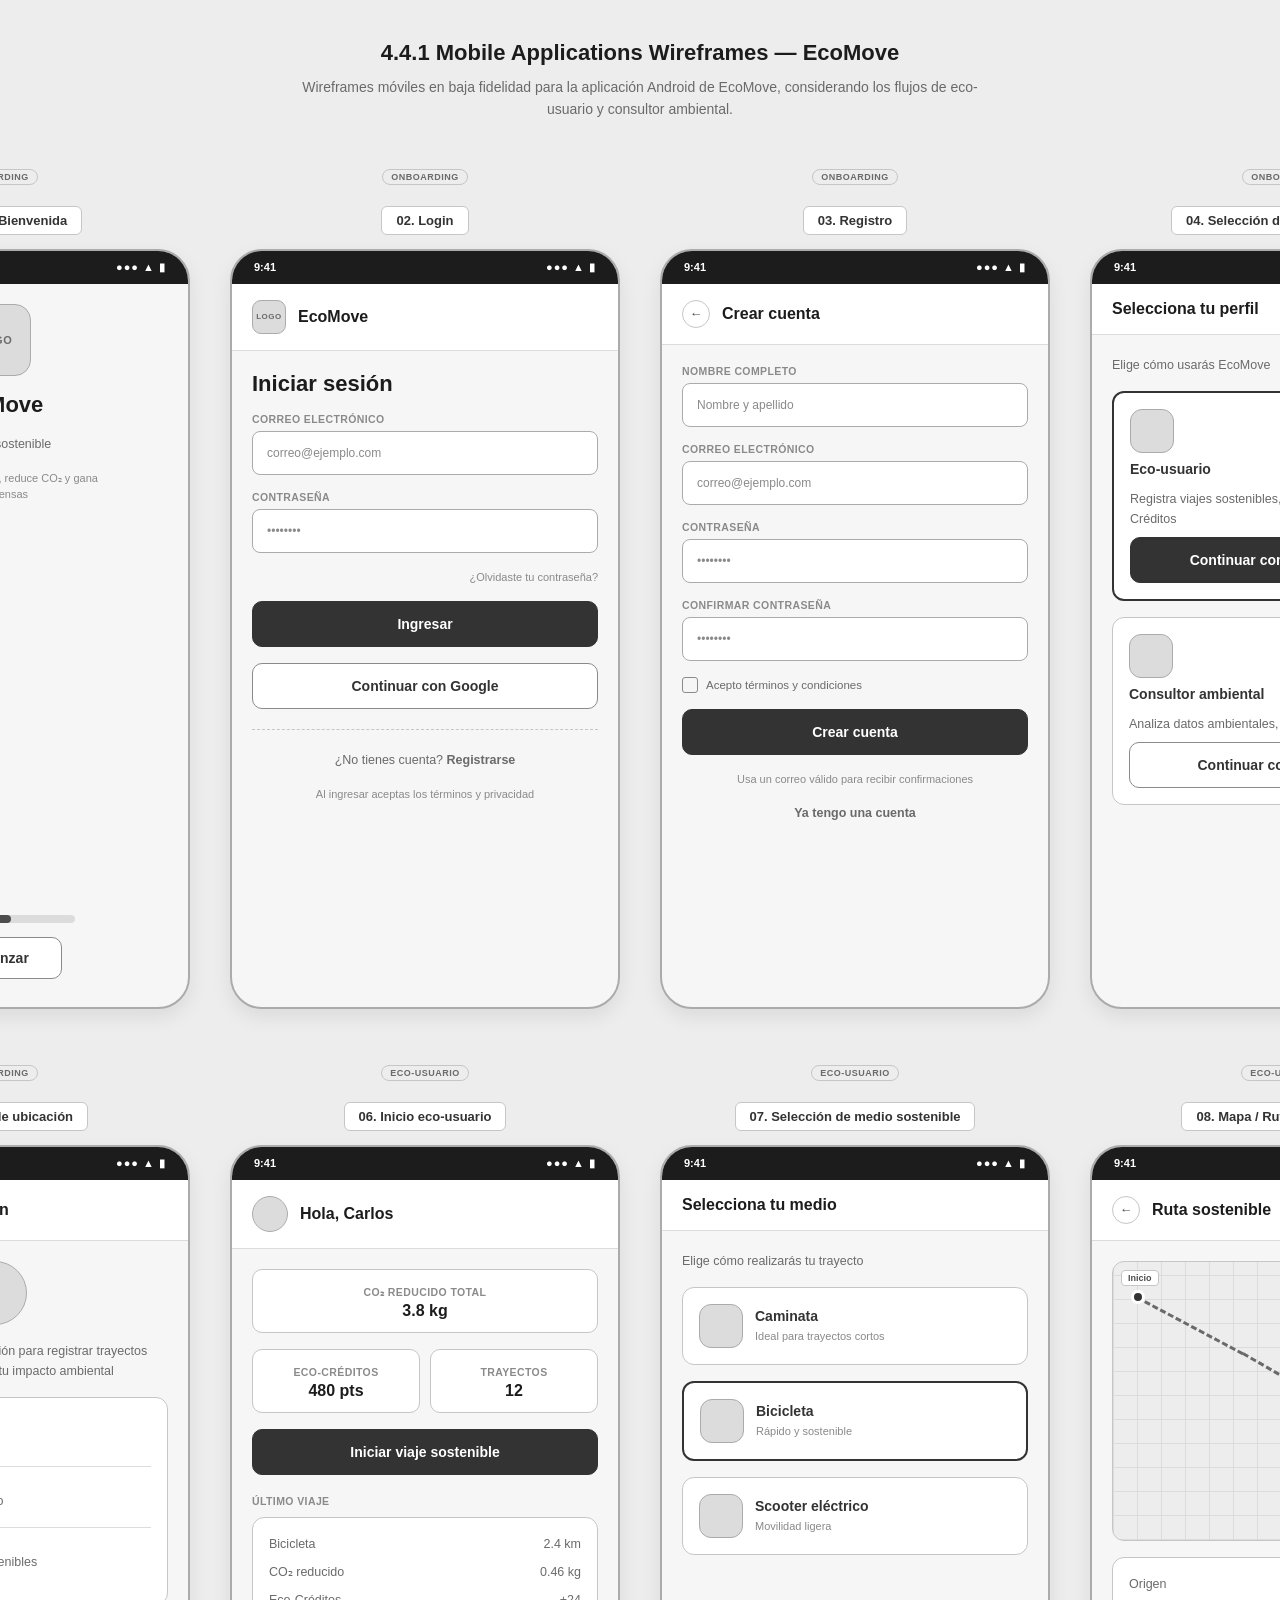
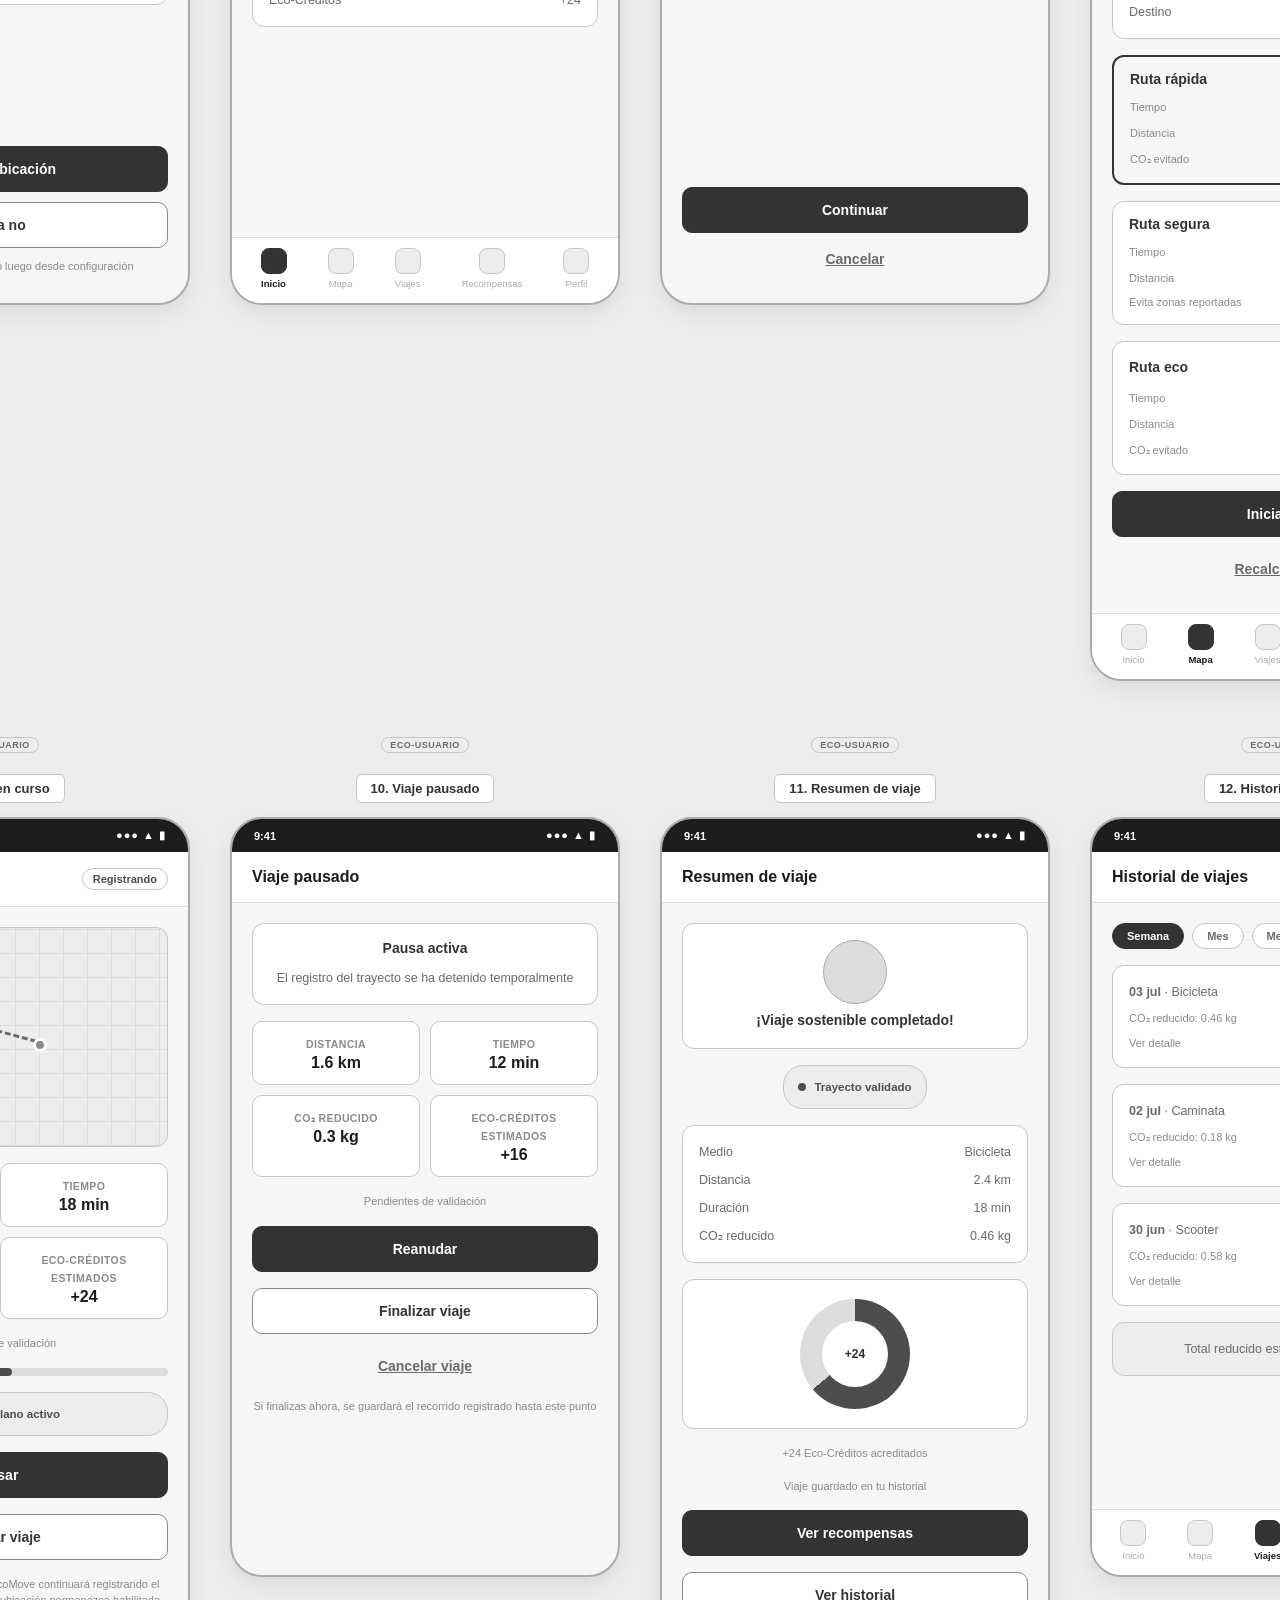
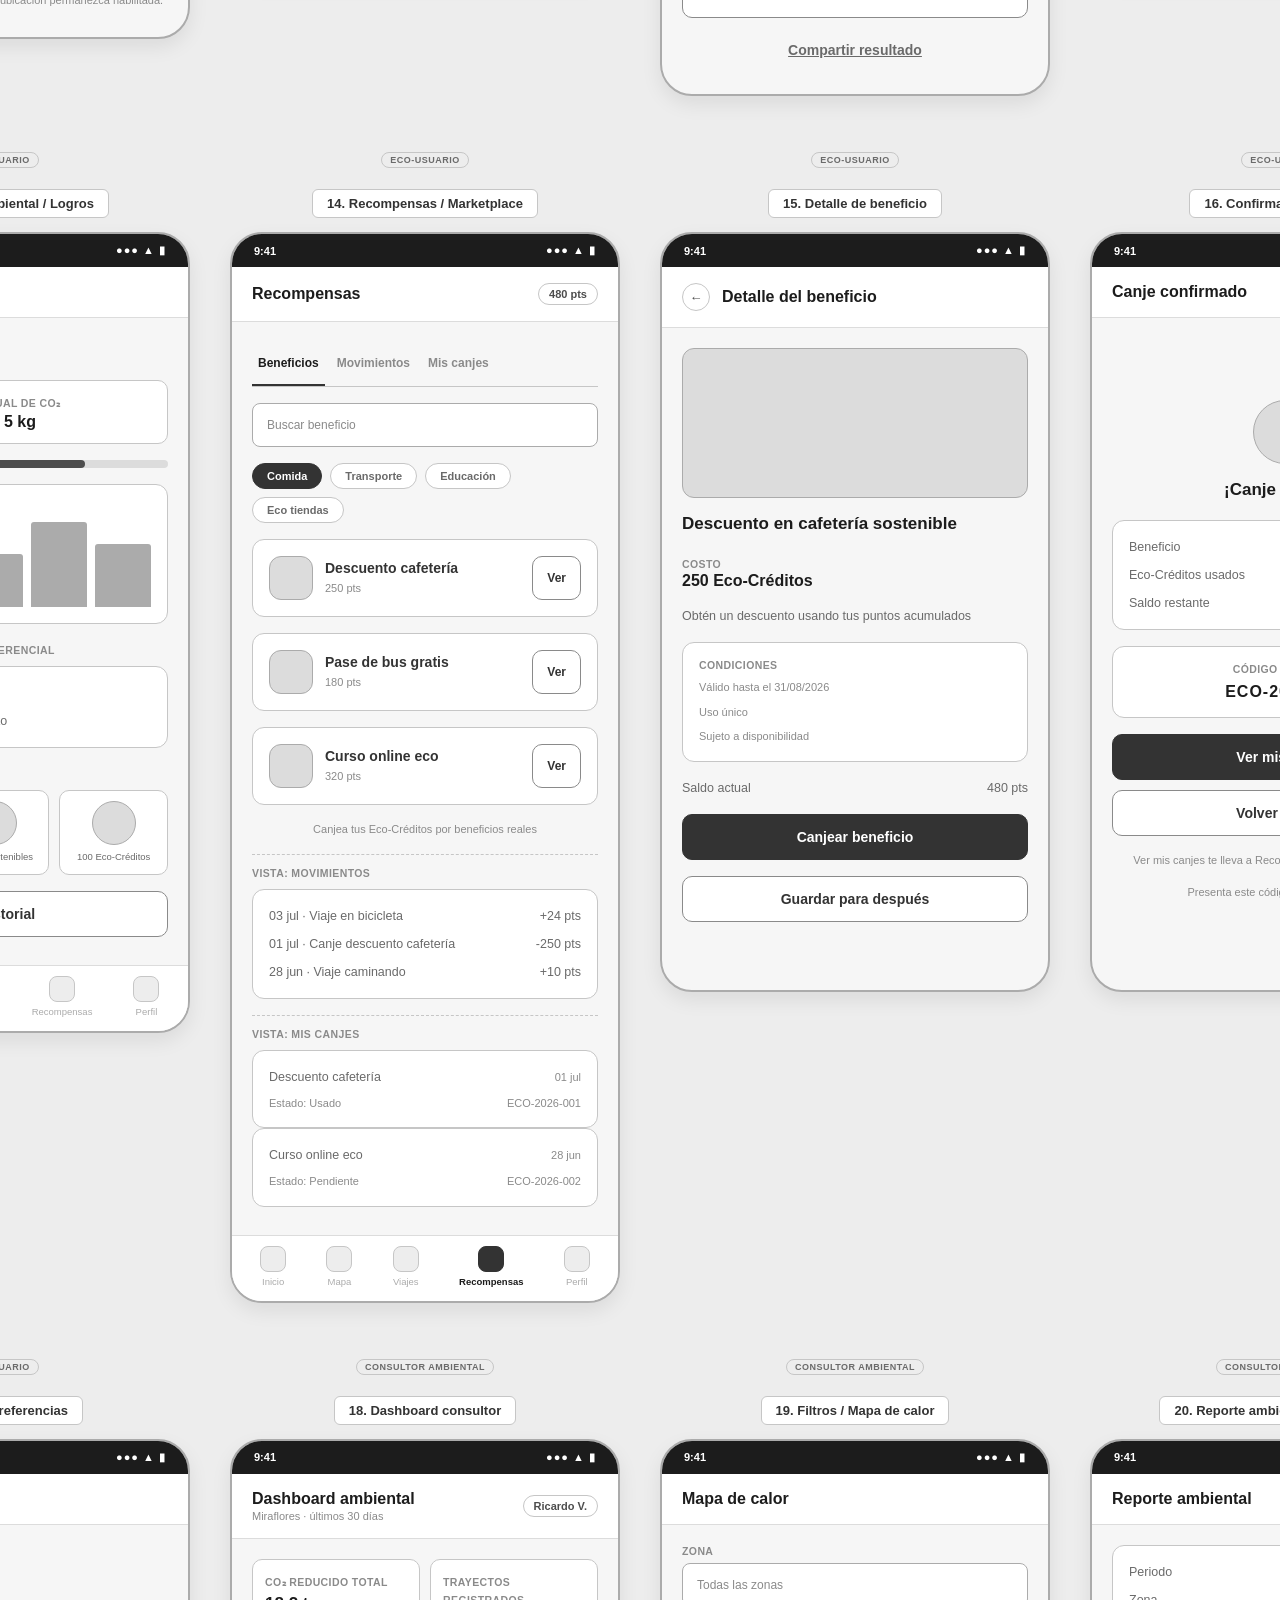
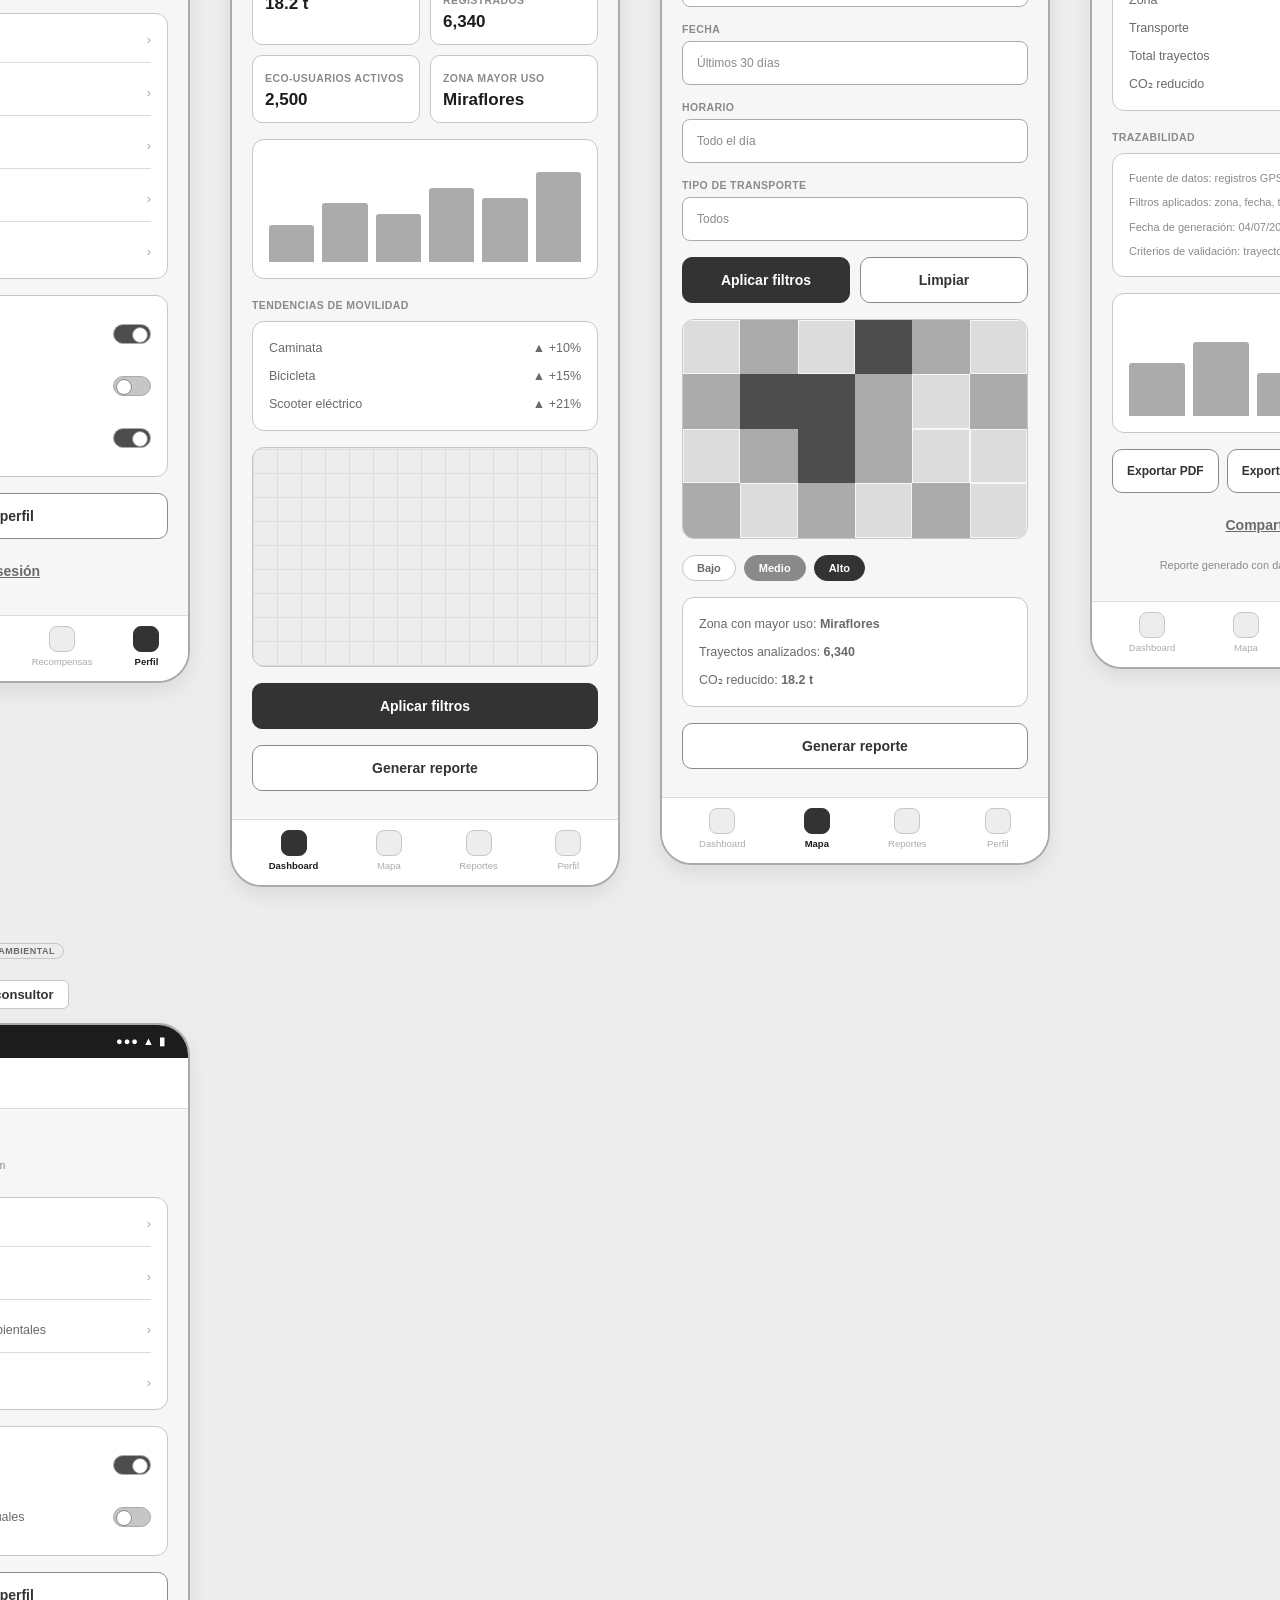
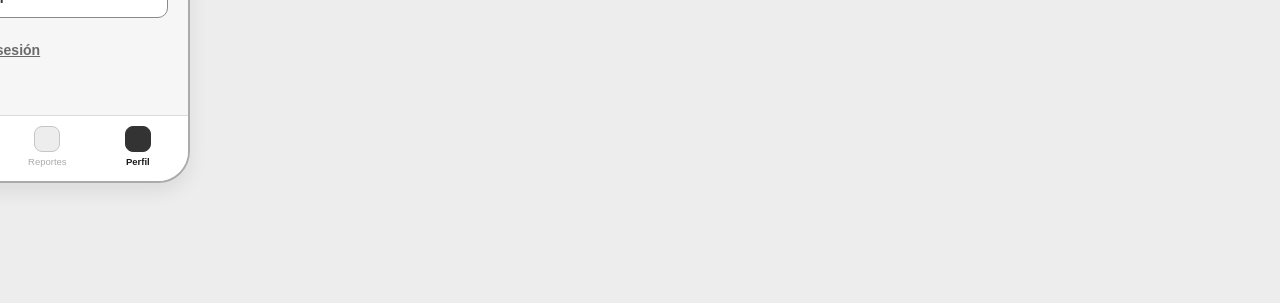
<file: mobile-wireframes-4.4.1/index.html>
<!DOCTYPE html>
<html lang="es">
<head>
<meta charset="UTF-8">
<meta name="viewport" content="width=device-width, initial-scale=1.0">
<title>4.4.1 Mobile Applications Wireframes — EcoMove</title>
<link rel="stylesheet" href="styles.css">
</head>
<body>
<div class="wireframes-page">

  <h1 class="page-title">4.4.1 Mobile Applications Wireframes — EcoMove</h1>
  <p class="page-subtitle">Wireframes móviles en baja fidelidad para la aplicación Android de EcoMove, considerando los flujos de eco-usuario y consultor ambiental.</p>

  <div class="screens-grid">

    <!-- ============================================================ -->
    <!-- 01. SPLASH / BIENVENIDA -->
    <!-- ============================================================ -->
    <div class="screen-card">
      <span class="user-tag">Onboarding</span>
      <p class="screen-title">01. Splash / Bienvenida</p>
      <div class="phone-frame">
        <div class="phone-statusbar"><span>9:41</span><span class="status-icons">●●● ▲ ▮</span></div>
        <div class="phone-content phone-content--centered">
          <div class="placeholder-logo">LOGO</div>
          <h1 class="wire-h1">EcoMove</h1>
          <p class="wire-text">Movilidad sostenible</p>
          <p class="wire-text-sm" style="max-width:240px;">Registra tus trayectos, reduce CO₂ y gana recompensas</p>
          <div style="margin-top:auto; width:100%; display:flex; flex-direction:column; gap:14px; align-items:center;">
            <div class="progress-track" style="max-width:160px;"><div class="progress-fill-wire" style="width:60%"></div></div>
            <button class="wire-button wire-button--secondary" style="width:auto; padding:12px 32px;">Comenzar</button>
          </div>
        </div>
      </div>
    </div>

    <!-- ============================================================ -->
    <!-- 02. LOGIN -->
    <!-- ============================================================ -->
    <div class="screen-card">
      <span class="user-tag">Onboarding</span>
      <p class="screen-title">02. Login</p>
      <div class="phone-frame">
        <div class="phone-statusbar"><span>9:41</span><span class="status-icons">●●● ▲ ▮</span></div>
        <div class="phone-header">
          <div class="placeholder-logo placeholder-logo--sm">LOGO</div>
          <span class="phone-header-title">EcoMove</span>
        </div>
        <div class="phone-content">
          <h1 class="wire-h1">Iniciar sesión</h1>
          <div class="wire-input-group">
            <span class="wire-label">Correo electrónico</span>
            <div class="wire-input">correo@ejemplo.com</div>
          </div>
          <div class="wire-input-group">
            <span class="wire-label">Contraseña</span>
            <div class="wire-input">••••••••</div>
          </div>
          <a class="wire-text-sm" style="align-self:flex-end;">¿Olvidaste tu contraseña?</a>
          <button class="wire-button wire-button--primary">Ingresar</button>
          <button class="wire-button wire-button--secondary">Continuar con Google</button>
          <hr class="divider-wire">
          <p class="wire-text" style="text-align:center;">¿No tienes cuenta? <strong>Registrarse</strong></p>
          <p class="wire-text-sm" style="text-align:center;">Al ingresar aceptas los términos y privacidad</p>
        </div>
      </div>
    </div>

    <!-- ============================================================ -->
    <!-- 03. REGISTRO -->
    <!-- ============================================================ -->
    <div class="screen-card">
      <span class="user-tag">Onboarding</span>
      <p class="screen-title">03. Registro</p>
      <div class="phone-frame">
        <div class="phone-statusbar"><span>9:41</span><span class="status-icons">●●● ▲ ▮</span></div>
        <div class="phone-header">
          <span class="phone-header-back">←</span>
          <span class="phone-header-title">Crear cuenta</span>
        </div>
        <div class="phone-content">
          <div class="wire-input-group"><span class="wire-label">Nombre completo</span><div class="wire-input">Nombre y apellido</div></div>
          <div class="wire-input-group"><span class="wire-label">Correo electrónico</span><div class="wire-input">correo@ejemplo.com</div></div>
          <div class="wire-input-group"><span class="wire-label">Contraseña</span><div class="wire-input">••••••••</div></div>
          <div class="wire-input-group"><span class="wire-label">Confirmar contraseña</span><div class="wire-input">••••••••</div></div>
          <label class="wire-checkbox"><span class="wire-checkbox-box"></span>Acepto términos y condiciones</label>
          <button class="wire-button wire-button--primary">Crear cuenta</button>
          <p class="wire-text-sm" style="text-align:center;">Usa un correo válido para recibir confirmaciones</p>
          <p class="wire-text" style="text-align:center;"><strong>Ya tengo una cuenta</strong></p>
        </div>
      </div>
    </div>

    <!-- ============================================================ -->
    <!-- 04. SELECCIÓN DE TIPO DE USUARIO -->
    <!-- ============================================================ -->
    <div class="screen-card">
      <span class="user-tag">Onboarding</span>
      <p class="screen-title">04. Selección de tipo de usuario</p>
      <div class="phone-frame">
        <div class="phone-statusbar"><span>9:41</span><span class="status-icons">●●● ▲ ▮</span></div>
        <div class="phone-header"><span class="phone-header-title">Selecciona tu perfil</span></div>
        <div class="phone-content">
          <p class="wire-text">Elige cómo usarás EcoMove</p>
          <div class="wire-card wire-card--selected">
            <div class="placeholder-icon"></div>
            <h3 class="wire-h3">Eco-usuario</h3>
            <p class="wire-text">Registra viajes sostenibles, reduce CO₂ y gana Eco-Créditos</p>
            <button class="wire-button wire-button--primary">Continuar como eco-usuario</button>
          </div>
          <div class="wire-card">
            <div class="placeholder-icon"></div>
            <h3 class="wire-h3">Consultor ambiental</h3>
            <p class="wire-text">Analiza datos ambientales, dashboards y reportes</p>
            <button class="wire-button wire-button--secondary">Continuar como consultor</button>
          </div>
        </div>
      </div>
    </div>

    <!-- ============================================================ -->
    <!-- 05. PERMISO DE UBICACIÓN -->
    <!-- ============================================================ -->
    <div class="screen-card">
      <span class="user-tag">Onboarding</span>
      <p class="screen-title">05. Permiso de ubicación</p>
      <div class="phone-frame">
        <div class="phone-statusbar"><span>9:41</span><span class="status-icons">●●● ▲ ▮</span></div>
        <div class="phone-header">
          <span class="phone-header-back">←</span>
          <span class="phone-header-title">Activa tu ubicación</span>
        </div>
        <div class="phone-content">
          <div class="placeholder-icon placeholder-icon--lg placeholder-icon--circle" style="align-self:center;"></div>
          <p class="wire-text" style="text-align:center;">EcoMove necesita tu ubicación para registrar trayectos sostenibles y calcular tu impacto ambiental</p>
          <div class="wire-card">
            <div class="list-item"><span class="placeholder-icon placeholder-icon--sm"></span><span class="wire-text">Registrar distancia</span></div>
            <div class="list-item"><span class="placeholder-icon placeholder-icon--sm"></span><span class="wire-text">Calcular CO₂ reducido</span></div>
            <div class="list-item"><span class="placeholder-icon placeholder-icon--sm"></span><span class="wire-text">Validar trayectos sostenibles</span></div>
          </div>
          <div style="margin-top:auto; display:flex; flex-direction:column; gap:10px;">
            <button class="wire-button wire-button--primary">Permitir ubicación</button>
            <button class="wire-button wire-button--secondary">Ahora no</button>
            <p class="wire-text-sm" style="text-align:center;">Puedes cambiar este permiso luego desde configuración</p>
          </div>
        </div>
      </div>
    </div>

    <!-- ============================================================ -->
    <!-- 06. INICIO ECO-USUARIO -->
    <!-- ============================================================ -->
    <div class="screen-card">
      <span class="user-tag">Eco-usuario</span>
      <p class="screen-title">06. Inicio eco-usuario</p>
      <div class="phone-frame">
        <div class="phone-statusbar"><span>9:41</span><span class="status-icons">●●● ▲ ▮</span></div>
        <div class="phone-header">
          <div class="avatar-wire avatar-wire--sm"></div>
          <span class="phone-header-title">Hola, Carlos</span>
        </div>
        <div class="phone-content">
          <div class="metric-box"><span class="wire-label">CO₂ reducido total</span><strong>3.8 kg</strong></div>
          <div class="metric-grid">
            <div class="metric-box"><span class="wire-label">Eco-Créditos</span><strong>480 pts</strong></div>
            <div class="metric-box"><span class="wire-label">Trayectos</span><strong>12</strong></div>
          </div>
          <button class="wire-button wire-button--primary">Iniciar viaje sostenible</button>
          <div>
            <span class="wire-label">Último viaje</span>
            <div class="wire-card" style="margin-top:8px;">
              <div class="wire-card-row"><span class="wire-text">Bicicleta</span><span class="wire-text">2.4 km</span></div>
              <div class="wire-card-row"><span class="wire-text">CO₂ reducido</span><span class="wire-text">0.46 kg</span></div>
              <div class="wire-card-row"><span class="wire-text">Eco-Créditos</span><span class="wire-text">+24</span></div>
            </div>
          </div>
        </div>
        <nav class="bottom-nav">
          <div class="bottom-nav-item bottom-nav-item--active"><span class="placeholder-icon"></span><span>Inicio</span></div>
          <div class="bottom-nav-item"><span class="placeholder-icon"></span><span>Mapa</span></div>
          <div class="bottom-nav-item"><span class="placeholder-icon"></span><span>Viajes</span></div>
          <div class="bottom-nav-item"><span class="placeholder-icon"></span><span>Recompensas</span></div>
          <div class="bottom-nav-item"><span class="placeholder-icon"></span><span>Perfil</span></div>
        </nav>
      </div>
    </div>

    <!-- ============================================================ -->
    <!-- 07. SELECCIÓN DE MEDIO SOSTENIBLE -->
    <!-- ============================================================ -->
    <div class="screen-card">
      <span class="user-tag">Eco-usuario</span>
      <p class="screen-title">07. Selección de medio sostenible</p>
      <div class="phone-frame">
        <div class="phone-statusbar"><span>9:41</span><span class="status-icons">●●● ▲ ▮</span></div>
        <div class="phone-header"><span class="phone-header-title">Selecciona tu medio</span></div>
        <div class="phone-content">
          <p class="wire-text">Elige cómo realizarás tu trayecto</p>
          <div class="wire-card">
            <div class="option-row"><span class="placeholder-icon"></span><div><h3 class="wire-h3">Caminata</h3><p class="wire-text-sm">Ideal para trayectos cortos</p></div></div>
          </div>
          <div class="wire-card wire-card--selected">
            <div class="option-row"><span class="placeholder-icon"></span><div><h3 class="wire-h3">Bicicleta</h3><p class="wire-text-sm">Rápido y sostenible</p></div></div>
          </div>
          <div class="wire-card">
            <div class="option-row"><span class="placeholder-icon"></span><div><h3 class="wire-h3">Scooter eléctrico</h3><p class="wire-text-sm">Movilidad ligera</p></div></div>
          </div>
          <div style="margin-top:auto; display:flex; flex-direction:column; gap:10px;">
            <button class="wire-button wire-button--primary">Continuar</button>
            <button class="wire-button wire-button--ghost">Cancelar</button>
          </div>
        </div>
      </div>
    </div>

    <!-- ============================================================ -->
    <!-- 08. MAPA / RUTAS SOSTENIBLES -->
    <!-- ============================================================ -->
    <div class="screen-card">
      <span class="user-tag">Eco-usuario</span>
      <p class="screen-title">08. Mapa / Rutas sostenibles</p>
      <div class="phone-frame">
        <div class="phone-statusbar"><span>9:41</span><span class="status-icons">●●● ▲ ▮</span></div>
        <div class="phone-header">
          <span class="phone-header-back">←</span>
          <span class="phone-header-title">Ruta sostenible</span>
        </div>
        <div class="phone-content">
          <div class="placeholder-map placeholder-map--lg">
            <div class="map-route" style="top:34px;left:24px;width:120px;transform:rotate(28deg);"></div>
            <div class="map-route" style="top:90px;left:130px;width:122px;transform:rotate(30deg);"></div>
            <div class="map-point" style="top:28px;left:18px;"></div>
            <div class="map-point map-point--end" style="top:145px;left:230px;"></div>
            <div class="map-label" style="top:8px;left:8px;">Inicio</div>
            <div class="map-label" style="top:160px;left:190px;">Destino</div>
          </div>
          <div class="wire-card">
            <div class="wire-card-row"><span class="wire-text">Origen</span><span class="wire-text">Ubicación actual</span></div>
            <div class="wire-card-row"><span class="wire-text">Destino</span><span class="wire-text">Universidad / Trabajo</span></div>
          </div>
          <div class="route-card route-card--selected">
            <div class="wire-card-row"><h3 class="wire-h3">Ruta rápida</h3><span class="wire-text-sm">Seleccionada</span></div>
            <div class="wire-card-row"><span class="wire-text-sm">Tiempo</span><span class="wire-text">15 min</span></div>
            <div class="wire-card-row"><span class="wire-text-sm">Distancia</span><span class="wire-text">2.1 km</span></div>
            <div class="wire-card-row"><span class="wire-text-sm">CO₂ evitado</span><span class="wire-text">0.40 kg</span></div>
          </div>
          <div class="route-card">
            <div class="wire-card-row"><h3 class="wire-h3">Ruta segura</h3></div>
            <div class="wire-card-row"><span class="wire-text-sm">Tiempo</span><span class="wire-text">18 min</span></div>
            <div class="wire-card-row"><span class="wire-text-sm">Distancia</span><span class="wire-text">2.4 km</span></div>
            <p class="wire-text-sm">Evita zonas reportadas</p>
          </div>
          <div class="route-card">
            <div class="wire-card-row"><h3 class="wire-h3">Ruta eco</h3><span class="chip chip--active">Prioriza ciclovías</span></div>
            <div class="wire-card-row"><span class="wire-text-sm">Tiempo</span><span class="wire-text">20 min</span></div>
            <div class="wire-card-row"><span class="wire-text-sm">Distancia</span><span class="wire-text">2.6 km</span></div>
            <div class="wire-card-row"><span class="wire-text-sm">CO₂ evitado</span><span class="wire-text">0.50 kg</span></div>
          </div>
          <button class="wire-button wire-button--primary">Iniciar viaje</button>
          <button class="wire-button wire-button--ghost">Recalcular ruta</button>
        </div>
        <nav class="bottom-nav">
          <div class="bottom-nav-item"><span class="placeholder-icon"></span><span>Inicio</span></div>
          <div class="bottom-nav-item bottom-nav-item--active"><span class="placeholder-icon"></span><span>Mapa</span></div>
          <div class="bottom-nav-item"><span class="placeholder-icon"></span><span>Viajes</span></div>
          <div class="bottom-nav-item"><span class="placeholder-icon"></span><span>Recompensas</span></div>
          <div class="bottom-nav-item"><span class="placeholder-icon"></span><span>Perfil</span></div>
        </nav>
      </div>
    </div>

    <!-- ============================================================ -->
    <!-- 09. VIAJE EN CURSO -->
    <!-- ============================================================ -->
    <div class="screen-card">
      <span class="user-tag">Eco-usuario</span>
      <p class="screen-title">09. Viaje en curso</p>
      <div class="phone-frame">
        <div class="phone-statusbar"><span>9:41</span><span class="status-icons">●●● ▲ ▮</span></div>
        <div class="phone-header">
          <span class="phone-header-title">Viaje en curso</span>
          <span class="phone-header-side">Registrando</span>
        </div>
        <div class="phone-content">
          <div class="placeholder-map">
            <div class="map-route" style="top:60px;left:20px;width:200px;transform:rotate(15deg);"></div>
            <div class="map-point" style="top:54px;left:14px;"></div>
            <div class="map-point map-point--end" style="top:110px;left:210px;"></div>
          </div>
          <div class="metric-grid">
            <div class="metric-box"><span class="wire-label">Distancia</span><strong>2.4 km</strong></div>
            <div class="metric-box"><span class="wire-label">Tiempo</span><strong>18 min</strong></div>
            <div class="metric-box"><span class="wire-label">CO₂ reducido</span><strong>0.46 kg</strong></div>
            <div class="metric-box"><span class="wire-label">Eco-Créditos estimados</span><strong>+24</strong></div>
          </div>
          <p class="wire-text-sm" style="text-align:center;">Pendientes de validación</p>
          <div class="progress-track"><div class="progress-fill-wire" style="width:55%"></div></div>
          <div class="status-pill"><span class="status-pill-dot"></span>Seguimiento en segundo plano activo</div>
          <button class="wire-button wire-button--primary">Pausar</button>
          <button class="wire-button wire-button--secondary">Finalizar viaje</button>
          <p class="wire-text-sm" style="text-align:center;">Puedes usar otras aplicaciones. EcoMove continuará registrando el viaje en segundo plano mientras la ubicación permanezca habilitada.</p>
        </div>
      </div>
    </div>

    <!-- ============================================================ -->
    <!-- 10. VIAJE PAUSADO -->
    <!-- ============================================================ -->
    <div class="screen-card">
      <span class="user-tag">Eco-usuario</span>
      <p class="screen-title">10. Viaje pausado</p>
      <div class="phone-frame">
        <div class="phone-statusbar"><span>9:41</span><span class="status-icons">●●● ▲ ▮</span></div>
        <div class="phone-header"><span class="phone-header-title">Viaje pausado</span></div>
        <div class="phone-content">
          <div class="wire-card" style="text-align:center;">
            <h3 class="wire-h3">Pausa activa</h3>
            <p class="wire-text">El registro del trayecto se ha detenido temporalmente</p>
          </div>
          <div class="metric-grid">
            <div class="metric-box"><span class="wire-label">Distancia</span><strong>1.6 km</strong></div>
            <div class="metric-box"><span class="wire-label">Tiempo</span><strong>12 min</strong></div>
            <div class="metric-box"><span class="wire-label">CO₂ reducido</span><strong>0.3 kg</strong></div>
            <div class="metric-box"><span class="wire-label">Eco-Créditos estimados</span><strong>+16</strong></div>
          </div>
          <p class="wire-text-sm" style="text-align:center;">Pendientes de validación</p>
          <button class="wire-button wire-button--primary">Reanudar</button>
          <button class="wire-button wire-button--secondary">Finalizar viaje</button>
          <button class="wire-button wire-button--ghost">Cancelar viaje</button>
          <p class="wire-text-sm" style="text-align:center;">Si finalizas ahora, se guardará el recorrido registrado hasta este punto</p>
        </div>
      </div>
    </div>

    <!-- ============================================================ -->
    <!-- 11. RESUMEN DE VIAJE -->
    <!-- ============================================================ -->
    <div class="screen-card">
      <span class="user-tag">Eco-usuario</span>
      <p class="screen-title">11. Resumen de viaje</p>
      <div class="phone-frame">
        <div class="phone-statusbar"><span>9:41</span><span class="status-icons">●●● ▲ ▮</span></div>
        <div class="phone-header"><span class="phone-header-title">Resumen de viaje</span></div>
        <div class="phone-content">
          <div class="wire-card" style="text-align:center;">
            <div class="placeholder-icon placeholder-icon--lg placeholder-icon--circle" style="margin:0 auto;"></div>
            <h3 class="wire-h3">¡Viaje sostenible completado!</h3>
          </div>
          <div class="status-pill status-pill--center"><span class="status-pill-dot"></span>Trayecto validado</div>
          <div class="wire-card">
            <div class="wire-card-row"><span class="wire-text">Medio</span><span class="wire-text">Bicicleta</span></div>
            <div class="wire-card-row"><span class="wire-text">Distancia</span><span class="wire-text">2.4 km</span></div>
            <div class="wire-card-row"><span class="wire-text">Duración</span><span class="wire-text">18 min</span></div>
            <div class="wire-card-row"><span class="wire-text">CO₂ reducido</span><span class="wire-text">0.46 kg</span></div>
          </div>
          <div class="placeholder-chart placeholder-chart--circle"><div class="donut"><div class="donut-hole">+24</div></div></div>
          <p class="wire-text-sm" style="text-align:center;">+24 Eco-Créditos acreditados</p>
          <p class="wire-text-sm" style="text-align:center;">Viaje guardado en tu historial</p>
          <button class="wire-button wire-button--primary">Ver recompensas</button>
          <button class="wire-button wire-button--secondary">Ver historial</button>
          <button class="wire-button wire-button--ghost">Compartir resultado</button>
        </div>
      </div>
    </div>

    <!-- ============================================================ -->
    <!-- 12. HISTORIAL DE VIAJES -->
    <!-- ============================================================ -->
    <div class="screen-card">
      <span class="user-tag">Eco-usuario</span>
      <p class="screen-title">12. Historial de viajes</p>
      <div class="phone-frame">
        <div class="phone-statusbar"><span>9:41</span><span class="status-icons">●●● ▲ ▮</span></div>
        <div class="phone-header"><span class="phone-header-title">Historial de viajes</span></div>
        <div class="phone-content">
          <div class="chip-row">
            <span class="chip chip--active">Semana</span>
            <span class="chip">Mes</span>
            <span class="chip">Medio</span>
          </div>
          <div class="wire-card">
            <div class="wire-card-row"><span class="wire-text"><strong>03 jul</strong> · Bicicleta</span><span class="wire-text">2.4 km</span></div>
            <div class="wire-card-row"><span class="wire-text-sm">CO₂ reducido: 0.46 kg</span><span class="wire-text-sm">+24 pts</span></div>
            <a class="wire-text-sm">Ver detalle</a>
          </div>
          <div class="wire-card">
            <div class="wire-card-row"><span class="wire-text"><strong>02 jul</strong> · Caminata</span><span class="wire-text">1.1 km</span></div>
            <div class="wire-card-row"><span class="wire-text-sm">CO₂ reducido: 0.18 kg</span><span class="wire-text-sm">+10 pts</span></div>
            <a class="wire-text-sm">Ver detalle</a>
          </div>
          <div class="wire-card">
            <div class="wire-card-row"><span class="wire-text"><strong>30 jun</strong> · Scooter</span><span class="wire-text">3.2 km</span></div>
            <div class="wire-card-row"><span class="wire-text-sm">CO₂ reducido: 0.58 kg</span><span class="wire-text-sm">+28 pts</span></div>
            <a class="wire-text-sm">Ver detalle</a>
          </div>
          <div class="wire-card" style="text-align:center; background:var(--w-gray-100);">
            <span class="wire-text">Total reducido este mes: <strong>3.8 kg CO₂</strong></span>
          </div>
        </div>
        <nav class="bottom-nav">
          <div class="bottom-nav-item"><span class="placeholder-icon"></span><span>Inicio</span></div>
          <div class="bottom-nav-item"><span class="placeholder-icon"></span><span>Mapa</span></div>
          <div class="bottom-nav-item bottom-nav-item--active"><span class="placeholder-icon"></span><span>Viajes</span></div>
          <div class="bottom-nav-item"><span class="placeholder-icon"></span><span>Recompensas</span></div>
          <div class="bottom-nav-item"><span class="placeholder-icon"></span><span>Perfil</span></div>
        </nav>
      </div>
    </div>

    <!-- ============================================================ -->
    <!-- 13. PROGRESO AMBIENTAL / LOGROS -->
    <!-- ============================================================ -->
    <div class="screen-card">
      <span class="user-tag">Eco-usuario</span>
      <p class="screen-title">13. Progreso ambiental / Logros</p>
      <div class="phone-frame">
        <div class="phone-statusbar"><span>9:41</span><span class="status-icons">●●● ▲ ▮</span></div>
        <div class="phone-header"><span class="phone-header-title">Progreso ambiental</span></div>
        <div class="phone-content">
          <div class="chip-row">
            <span class="chip chip--active">Semana</span>
            <span class="chip">Mes</span>
          </div>
          <div class="metric-box"><span class="wire-label">Meta mensual de CO₂</span><strong>3.8 de 5 kg</strong></div>
          <div class="progress-track"><div class="progress-fill-wire" style="width:76%"></div></div>
          <div class="placeholder-chart">
            <div class="chart-bar" style="height:40%"></div>
            <div class="chart-bar" style="height:65%"></div>
            <div class="chart-bar" style="height:50%"></div>
            <div class="chart-bar" style="height:80%"></div>
            <div class="chart-bar" style="height:60%"></div>
          </div>
          <div>
            <span class="wire-label">Equivalencia ambiental referencial</span>
            <div class="wire-card" style="margin-top:8px;">
              <p class="wire-text">Equivale a plantar 4 árboles</p>
              <p class="wire-text">Equivale a evitar 9 km en auto</p>
            </div>
          </div>
          <div>
            <span class="wire-label">Logros</span>
            <div class="badge-row" style="margin-top:8px;">
              <div class="badge-wire"><div class="placeholder-icon placeholder-icon--circle"></div><span>Primer viaje</span></div>
              <div class="badge-wire"><div class="placeholder-icon placeholder-icon--circle"></div><span>10 km sostenibles</span></div>
              <div class="badge-wire"><div class="placeholder-icon placeholder-icon--circle"></div><span>100 Eco-Créditos</span></div>
            </div>
          </div>
          <button class="wire-button wire-button--secondary">Ver historial</button>
        </div>
        <nav class="bottom-nav">
          <div class="bottom-nav-item"><span class="placeholder-icon"></span><span>Inicio</span></div>
          <div class="bottom-nav-item"><span class="placeholder-icon"></span><span>Mapa</span></div>
          <div class="bottom-nav-item"><span class="placeholder-icon"></span><span>Viajes</span></div>
          <div class="bottom-nav-item"><span class="placeholder-icon"></span><span>Recompensas</span></div>
          <div class="bottom-nav-item"><span class="placeholder-icon"></span><span>Perfil</span></div>
        </nav>
      </div>
    </div>

    <!-- ============================================================ -->
    <!-- 14. RECOMPENSAS / MARKETPLACE -->
    <!-- ============================================================ -->
    <div class="screen-card">
      <span class="user-tag">Eco-usuario</span>
      <p class="screen-title">14. Recompensas / Marketplace</p>
      <div class="phone-frame">
        <div class="phone-statusbar"><span>9:41</span><span class="status-icons">●●● ▲ ▮</span></div>
        <div class="phone-header">
          <span class="phone-header-title">Recompensas</span>
          <span class="phone-header-side">480 pts</span>
        </div>
        <div class="phone-content">
          <div class="tab-row">
            <span class="tab tab--active">Beneficios</span>
            <span class="tab">Movimientos</span>
            <span class="tab">Mis canjes</span>
          </div>
          <div class="wire-input">Buscar beneficio</div>
          <div class="chip-row">
            <span class="chip chip--active">Comida</span>
            <span class="chip">Transporte</span>
            <span class="chip">Educación</span>
            <span class="chip">Eco tiendas</span>
          </div>
          <div class="wire-card">
            <div class="option-row"><span class="placeholder-icon"></span><div style="flex:1;"><h3 class="wire-h3">Descuento cafetería</h3><p class="wire-text-sm">250 pts</p></div><button class="wire-button wire-button--sm wire-button--secondary">Ver</button></div>
          </div>
          <div class="wire-card">
            <div class="option-row"><span class="placeholder-icon"></span><div style="flex:1;"><h3 class="wire-h3">Pase de bus gratis</h3><p class="wire-text-sm">180 pts</p></div><button class="wire-button wire-button--sm wire-button--secondary">Ver</button></div>
          </div>
          <div class="wire-card">
            <div class="option-row"><span class="placeholder-icon"></span><div style="flex:1;"><h3 class="wire-h3">Curso online eco</h3><p class="wire-text-sm">320 pts</p></div><button class="wire-button wire-button--sm wire-button--secondary">Ver</button></div>
          </div>
          <p class="wire-text-sm" style="text-align:center;">Canjea tus Eco-Créditos por beneficios reales</p>

          <div class="tab-panel-preview">
            <span class="wire-label">Vista: Movimientos</span>
            <div class="wire-card" style="margin-top:8px;">
              <div class="wire-card-row"><span class="wire-text">03 jul · Viaje en bicicleta</span><span class="wire-text">+24 pts</span></div>
              <div class="wire-card-row"><span class="wire-text">01 jul · Canje descuento cafetería</span><span class="wire-text">-250 pts</span></div>
              <div class="wire-card-row"><span class="wire-text">28 jun · Viaje caminando</span><span class="wire-text">+10 pts</span></div>
            </div>
          </div>
          <div class="tab-panel-preview">
            <span class="wire-label">Vista: Mis canjes</span>
            <div class="wire-card" style="margin-top:8px;">
              <div class="wire-card-row"><span class="wire-text">Descuento cafetería</span><span class="wire-text-sm">01 jul</span></div>
              <div class="wire-card-row"><span class="wire-text-sm">Estado: Usado</span><span class="wire-text-sm">ECO-2026-001</span></div>
            </div>
            <div class="wire-card">
              <div class="wire-card-row"><span class="wire-text">Curso online eco</span><span class="wire-text-sm">28 jun</span></div>
              <div class="wire-card-row"><span class="wire-text-sm">Estado: Pendiente</span><span class="wire-text-sm">ECO-2026-002</span></div>
            </div>
          </div>
        </div>
        <nav class="bottom-nav">
          <div class="bottom-nav-item"><span class="placeholder-icon"></span><span>Inicio</span></div>
          <div class="bottom-nav-item"><span class="placeholder-icon"></span><span>Mapa</span></div>
          <div class="bottom-nav-item"><span class="placeholder-icon"></span><span>Viajes</span></div>
          <div class="bottom-nav-item bottom-nav-item--active"><span class="placeholder-icon"></span><span>Recompensas</span></div>
          <div class="bottom-nav-item"><span class="placeholder-icon"></span><span>Perfil</span></div>
        </nav>
      </div>
    </div>

    <!-- ============================================================ -->
    <!-- 15. DETALLE DE BENEFICIO -->
    <!-- ============================================================ -->
    <div class="screen-card">
      <span class="user-tag">Eco-usuario</span>
      <p class="screen-title">15. Detalle de beneficio</p>
      <div class="phone-frame">
        <div class="phone-statusbar"><span>9:41</span><span class="status-icons">●●● ▲ ▮</span></div>
        <div class="phone-header">
          <span class="phone-header-back">←</span>
          <span class="phone-header-title">Detalle del beneficio</span>
        </div>
        <div class="phone-content">
          <div class="placeholder-icon" style="width:100%;height:150px;border-radius:12px;"></div>
          <h2 class="wire-h2">Descuento en cafetería sostenible</h2>
          <div>
            <span class="wire-label">Costo</span>
            <strong style="display:block; font-size:16px;">250 Eco-Créditos</strong>
          </div>
          <p class="wire-text">Obtén un descuento usando tus puntos acumulados</p>
          <div class="wire-card">
            <span class="wire-label">Condiciones</span>
            <p class="wire-text-sm">Válido hasta el 31/08/2026</p>
            <p class="wire-text-sm">Uso único</p>
            <p class="wire-text-sm">Sujeto a disponibilidad</p>
          </div>
          <div class="wire-card-row"><span class="wire-text">Saldo actual</span><span class="wire-text">480 pts</span></div>
          <button class="wire-button wire-button--primary">Canjear beneficio</button>
          <button class="wire-button wire-button--secondary">Guardar para después</button>
        </div>
      </div>
    </div>

    <!-- ============================================================ -->
    <!-- 16. CONFIRMACIÓN DE CANJE -->
    <!-- ============================================================ -->
    <div class="screen-card">
      <span class="user-tag">Eco-usuario</span>
      <p class="screen-title">16. Confirmación de canje</p>
      <div class="phone-frame">
        <div class="phone-statusbar"><span>9:41</span><span class="status-icons">●●● ▲ ▮</span></div>
        <div class="phone-header"><span class="phone-header-title">Canje confirmado</span></div>
        <div class="phone-content phone-content--centered">
          <div class="placeholder-icon placeholder-icon--lg placeholder-icon--circle"></div>
          <h2 class="wire-h2">¡Canje exitoso!</h2>
          <div class="wire-card" style="width:100%; text-align:left;">
            <div class="wire-card-row"><span class="wire-text">Beneficio</span><span class="wire-text">Desc. cafetería</span></div>
            <div class="wire-card-row"><span class="wire-text">Eco-Créditos usados</span><span class="wire-text">250 pts</span></div>
            <div class="wire-card-row"><span class="wire-text">Saldo restante</span><span class="wire-text">230 pts</span></div>
          </div>
          <div class="wire-card" style="width:100%;">
            <span class="wire-label">Código de canje</span>
            <strong style="display:block; font-size:16px; letter-spacing:1px;">ECO-2026-001</strong>
          </div>
          <div style="width:100%; display:flex; flex-direction:column; gap:10px;">
            <button class="wire-button wire-button--primary">Ver mis canjes</button>
            <button class="wire-button wire-button--secondary">Volver al inicio</button>
          </div>
          <p class="wire-text-sm">Ver mis canjes te lleva a Recompensas → pestaña Mis canjes</p>
          <p class="wire-text-sm">Presenta este código al comercio aliado</p>
        </div>
      </div>
    </div>

    <!-- ============================================================ -->
    <!-- 17. PERFIL Y PREFERENCIAS -->
    <!-- ============================================================ -->
    <div class="screen-card">
      <span class="user-tag">Eco-usuario</span>
      <p class="screen-title">17. Perfil y preferencias</p>
      <div class="phone-frame">
        <div class="phone-statusbar"><span>9:41</span><span class="status-icons">●●● ▲ ▮</span></div>
        <div class="phone-header"><span class="phone-header-title">Perfil</span></div>
        <div class="phone-content">
          <div class="option-row">
            <div class="avatar-wire"></div>
            <div><h3 class="wire-h3">Carlos Mendoza</h3><p class="wire-text-sm">carlos@email.com</p></div>
          </div>
          <div class="wire-card" style="padding:4px 16px;">
            <div class="list-item"><span class="wire-text">Datos personales</span><span class="list-item-arrow">›</span></div>
            <div class="list-item"><span class="wire-text">Medios favoritos</span><span class="list-item-arrow">›</span></div>
            <div class="list-item"><span class="wire-text">Preferencias de ruta</span><span class="list-item-arrow">›</span></div>
            <div class="list-item"><span class="wire-text">Seguridad y privacidad</span><span class="list-item-arrow">›</span></div>
            <div class="list-item"><span class="wire-text">Notificaciones</span><span class="list-item-arrow">›</span></div>
          </div>
          <div class="wire-card">
            <div class="switch-row"><span class="wire-text">Evitar zonas inseguras</span><span class="switch-wire switch-wire--on"></span></div>
            <div class="switch-row"><span class="wire-text">Priorizar ciclovías</span><span class="switch-wire"></span></div>
            <div class="switch-row"><span class="wire-text">Priorizar menor CO₂</span><span class="switch-wire switch-wire--on"></span></div>
          </div>
          <button class="wire-button wire-button--secondary">Editar perfil</button>
          <button class="wire-button wire-button--ghost">Cerrar sesión</button>
        </div>
        <nav class="bottom-nav">
          <div class="bottom-nav-item"><span class="placeholder-icon"></span><span>Inicio</span></div>
          <div class="bottom-nav-item"><span class="placeholder-icon"></span><span>Mapa</span></div>
          <div class="bottom-nav-item"><span class="placeholder-icon"></span><span>Viajes</span></div>
          <div class="bottom-nav-item"><span class="placeholder-icon"></span><span>Recompensas</span></div>
          <div class="bottom-nav-item bottom-nav-item--active"><span class="placeholder-icon"></span><span>Perfil</span></div>
        </nav>
      </div>
    </div>

    <!-- ============================================================ -->
    <!-- 18. DASHBOARD CONSULTOR -->
    <!-- ============================================================ -->
    <div class="screen-card">
      <span class="user-tag">Consultor ambiental</span>
      <p class="screen-title">18. Dashboard consultor</p>
      <div class="phone-frame">
        <div class="phone-statusbar"><span>9:41</span><span class="status-icons">●●● ▲ ▮</span></div>
        <div class="phone-header">
          <div>
            <span class="phone-header-title">Dashboard ambiental</span>
            <div class="phone-header-sub">Miraflores · últimos 30 días</div>
          </div>
          <span class="phone-header-side">Ricardo V.</span>
        </div>
        <div class="phone-content">
          <div class="kpi-grid">
            <div class="kpi-card"><span class="wire-label">CO₂ reducido total</span><strong>18.2 t</strong></div>
            <div class="kpi-card"><span class="wire-label">Trayectos registrados</span><strong>6,340</strong></div>
            <div class="kpi-card"><span class="wire-label">Eco-usuarios activos</span><strong>2,500</strong></div>
            <div class="kpi-card"><span class="wire-label">Zona mayor uso</span><strong>Miraflores</strong></div>
          </div>
          <div class="placeholder-chart">
            <div class="chart-bar" style="height:35%"></div>
            <div class="chart-bar" style="height:55%"></div>
            <div class="chart-bar" style="height:45%"></div>
            <div class="chart-bar" style="height:70%"></div>
            <div class="chart-bar" style="height:60%"></div>
            <div class="chart-bar" style="height:85%"></div>
          </div>
          <div>
            <span class="wire-label">Tendencias de movilidad</span>
            <div class="wire-card" style="margin-top:8px;">
              <div class="wire-card-row"><span class="wire-text">Caminata</span><span class="wire-text">▲ +10%</span></div>
              <div class="wire-card-row"><span class="wire-text">Bicicleta</span><span class="wire-text">▲ +15%</span></div>
              <div class="wire-card-row"><span class="wire-text">Scooter eléctrico</span><span class="wire-text">▲ +21%</span></div>
            </div>
          </div>
          <div class="placeholder-map"></div>
          <button class="wire-button wire-button--primary">Aplicar filtros</button>
          <button class="wire-button wire-button--secondary">Generar reporte</button>
        </div>
        <nav class="bottom-nav">
          <div class="bottom-nav-item bottom-nav-item--active"><span class="placeholder-icon"></span><span>Dashboard</span></div>
          <div class="bottom-nav-item"><span class="placeholder-icon"></span><span>Mapa</span></div>
          <div class="bottom-nav-item"><span class="placeholder-icon"></span><span>Reportes</span></div>
          <div class="bottom-nav-item"><span class="placeholder-icon"></span><span>Perfil</span></div>
        </nav>
      </div>
    </div>

    <!-- ============================================================ -->
    <!-- 19. FILTROS / MAPA DE CALOR -->
    <!-- ============================================================ -->
    <div class="screen-card">
      <span class="user-tag">Consultor ambiental</span>
      <p class="screen-title">19. Filtros / Mapa de calor</p>
      <div class="phone-frame">
        <div class="phone-statusbar"><span>9:41</span><span class="status-icons">●●● ▲ ▮</span></div>
        <div class="phone-header"><span class="phone-header-title">Mapa de calor</span></div>
        <div class="phone-content">
          <div class="wire-input-group"><span class="wire-label">Zona</span><div class="wire-input">Todas las zonas</div></div>
          <div class="wire-input-group"><span class="wire-label">Fecha</span><div class="wire-input">Últimos 30 días</div></div>
          <div class="wire-input-group"><span class="wire-label">Horario</span><div class="wire-input">Todo el día</div></div>
          <div class="wire-input-group"><span class="wire-label">Tipo de transporte</span><div class="wire-input">Todos</div></div>
          <div style="display:flex; gap:10px;">
            <button class="wire-button wire-button--primary" style="flex:1;">Aplicar filtros</button>
            <button class="wire-button wire-button--secondary" style="flex:1;">Limpiar</button>
          </div>
          <div class="placeholder-heatmap">
            <div class="heat-cell"></div><div class="heat-cell--md"></div><div class="heat-cell"></div><div class="heat-cell--hi"></div><div class="heat-cell--md"></div><div class="heat-cell"></div>
            <div class="heat-cell--md"></div><div class="heat-cell--hi"></div><div class="heat-cell--hi"></div><div class="heat-cell--md"></div><div class="heat-cell"></div><div class="heat-cell--md"></div>
            <div class="heat-cell"></div><div class="heat-cell--md"></div><div class="heat-cell--hi"></div><div class="heat-cell--md"></div><div class="heat-cell"></div><div class="heat-cell"></div>
            <div class="heat-cell--md"></div><div class="heat-cell"></div><div class="heat-cell--md"></div><div class="heat-cell"></div><div class="heat-cell--md"></div><div class="heat-cell"></div>
          </div>
          <div class="chip-row">
            <span class="chip">Bajo</span>
            <span class="chip" style="background:var(--w-gray-500); color:var(--w-white); border-color:var(--w-gray-500);">Medio</span>
            <span class="chip" style="background:var(--w-gray-800); color:var(--w-white); border-color:var(--w-gray-800);">Alto</span>
          </div>
          <div class="wire-card">
            <p class="wire-text">Zona con mayor uso: <strong>Miraflores</strong></p>
            <p class="wire-text">Trayectos analizados: <strong>6,340</strong></p>
            <p class="wire-text">CO₂ reducido: <strong>18.2 t</strong></p>
          </div>
          <button class="wire-button wire-button--secondary">Generar reporte</button>
        </div>
        <nav class="bottom-nav">
          <div class="bottom-nav-item"><span class="placeholder-icon"></span><span>Dashboard</span></div>
          <div class="bottom-nav-item bottom-nav-item--active"><span class="placeholder-icon"></span><span>Mapa</span></div>
          <div class="bottom-nav-item"><span class="placeholder-icon"></span><span>Reportes</span></div>
          <div class="bottom-nav-item"><span class="placeholder-icon"></span><span>Perfil</span></div>
        </nav>
      </div>
    </div>

    <!-- ============================================================ -->
    <!-- 20. REPORTE AMBIENTAL / TRAZABILIDAD -->
    <!-- ============================================================ -->
    <div class="screen-card">
      <span class="user-tag">Consultor ambiental</span>
      <p class="screen-title">20. Reporte ambiental / Trazabilidad</p>
      <div class="phone-frame">
        <div class="phone-statusbar"><span>9:41</span><span class="status-icons">●●● ▲ ▮</span></div>
        <div class="phone-header"><span class="phone-header-title">Reporte ambiental</span></div>
        <div class="phone-content">
          <div class="wire-card">
            <div class="wire-card-row"><span class="wire-text">Periodo</span><span class="wire-text">Últimos 30 días</span></div>
            <div class="wire-card-row"><span class="wire-text">Zona</span><span class="wire-text">Miraflores</span></div>
            <div class="wire-card-row"><span class="wire-text">Transporte</span><span class="wire-text">Todos</span></div>
            <div class="wire-card-row"><span class="wire-text">Total trayectos</span><span class="wire-text">6,340</span></div>
            <div class="wire-card-row"><span class="wire-text">CO₂ reducido</span><span class="wire-text">18.2 t</span></div>
          </div>
          <div>
            <span class="wire-label">Trazabilidad</span>
            <div class="wire-card" style="margin-top:8px;">
              <p class="wire-text-sm">Fuente de datos: registros GPS validados</p>
              <p class="wire-text-sm">Filtros aplicados: zona, fecha, transporte</p>
              <p class="wire-text-sm">Fecha de generación: 04/07/2026</p>
              <p class="wire-text-sm">Criterios de validación: trayecto ≥ 200 m</p>
            </div>
          </div>
          <div class="placeholder-chart">
            <div class="chart-bar" style="height:50%"></div>
            <div class="chart-bar" style="height:70%"></div>
            <div class="chart-bar" style="height:40%"></div>
            <div class="chart-bar" style="height:85%"></div>
            <div class="chart-bar" style="height:60%"></div>
          </div>
          <div style="display:flex; gap:8px;">
            <button class="wire-button wire-button--secondary wire-button--sm">Exportar PDF</button>
            <button class="wire-button wire-button--secondary wire-button--sm">Exportar Excel</button>
          </div>
          <button class="wire-button wire-button--ghost">Compartir reporte</button>
          <p class="wire-text-sm" style="text-align:center;">Reporte generado con datos agregados y trazables</p>
        </div>
        <nav class="bottom-nav">
          <div class="bottom-nav-item"><span class="placeholder-icon"></span><span>Dashboard</span></div>
          <div class="bottom-nav-item"><span class="placeholder-icon"></span><span>Mapa</span></div>
          <div class="bottom-nav-item bottom-nav-item--active"><span class="placeholder-icon"></span><span>Reportes</span></div>
          <div class="bottom-nav-item"><span class="placeholder-icon"></span><span>Perfil</span></div>
        </nav>
      </div>
    </div>

    <!-- ============================================================ -->
    <!-- 21. PERFIL CONSULTOR -->
    <!-- ============================================================ -->
    <div class="screen-card" id="screen-21">
      <span class="user-tag">Consultor ambiental</span>
      <p class="screen-title">21. Perfil consultor</p>
      <div class="phone-frame">
        <div class="phone-statusbar"><span>9:41</span><span class="status-icons">●●● ▲ ▮</span></div>
        <div class="phone-header"><span class="phone-header-title">Perfil</span></div>
        <div class="phone-content">
          <div class="option-row">
            <div class="avatar-wire"></div>
            <div><h3 class="wire-h3">Ricardo Valdivia</h3><p class="wire-text-sm">ricardo@consultora.com</p></div>
          </div>
          <div class="wire-card" style="padding:4px 16px;">
            <div class="list-item"><span class="wire-text">Datos de la consultora</span><span class="list-item-arrow">›</span></div>
            <div class="list-item"><span class="wire-text">Preferencias de reporte</span><span class="list-item-arrow">›</span></div>
            <div class="list-item"><span class="wire-text">Notificaciones de alertas ambientales</span><span class="list-item-arrow">›</span></div>
            <div class="list-item"><span class="wire-text">Seguridad y privacidad</span><span class="list-item-arrow">›</span></div>
          </div>
          <div class="wire-card">
            <div class="switch-row"><span class="wire-text">Alertas de zonas críticas</span><span class="switch-wire switch-wire--on"></span></div>
            <div class="switch-row"><span class="wire-text">Reportes automáticos mensuales</span><span class="switch-wire"></span></div>
          </div>
          <button class="wire-button wire-button--secondary">Editar perfil</button>
          <button class="wire-button wire-button--ghost">Cerrar sesión</button>
        </div>
        <nav class="bottom-nav">
          <div class="bottom-nav-item"><span class="placeholder-icon"></span><span>Dashboard</span></div>
          <div class="bottom-nav-item"><span class="placeholder-icon"></span><span>Mapa</span></div>
          <div class="bottom-nav-item"><span class="placeholder-icon"></span><span>Reportes</span></div>
          <div class="bottom-nav-item bottom-nav-item--active"><span class="placeholder-icon"></span><span>Perfil</span></div>
        </nav>
      </div>
    </div>

  </div>
</div>
</body>
</html>
</file>
<file: styles.css>
/* =========================================================
   EcoMove - Landing Page Mock-up (4.3.2) - Alta fidelidad
   Design System: Verde jade, Verde menta, Amarillo pastel
   ========================================================= */

@import url('https://fonts.googleapis.com/css2?family=Inter:wght@600;700;800&family=Roboto:wght@400;500;700&display=swap');

:root {
  --jade: #00BB77;
  --jade-dark: #009962;
  --jade-action: #007A4D;
  --mint: #ADEBB3;
  --mint-bg: #EAF9EC;
  --yellow: #FFEE8C;
  --white: #FFFFFF;
  --platinum: #D9D9D9;
  --dark: #2C3E50;
  --gray: #6B7280;
  --red: #E74C3C;

  --font-title: 'Inter', 'Segoe UI', Arial, sans-serif;
  --font-body: 'Roboto', 'Segoe UI', Arial, sans-serif;
}

* {
  box-sizing: border-box;
}

body {
  margin: 0;
  padding: 0;
  font-family: var(--font-body);
  background: var(--white);
  color: var(--dark);
}

/* Contenedor único de la landing (antes eran dos "frames" del mock-up).
   Ahora es una página fluida: ocupa el 100% del ancho y se centra en
   pantallas muy anchas. La responsividad la dan las media queries. */
.frame {
  background: var(--white);
  overflow: hidden;
}

/* ---------- Shared elements ---------- */

.section {
  padding: 64px 80px;
}

.section-alt {
  background: var(--mint-bg);
}

.eyebrow {
  display: block;
  text-align: center;
  font-family: var(--font-title);
  font-size: 12px;
  font-weight: 700;
  letter-spacing: 1.5px;
  color: var(--jade-dark);
  margin-bottom: 10px;
}

.s-title {
  font-family: var(--font-title);
  font-weight: 800;
  font-size: 30px;
  color: var(--dark);
  margin: 0 0 12px;
  text-align: center;
}

.s-subtitle {
  text-align: center;
  color: var(--gray);
  font-size: 15px;
  margin: 0 0 36px;
}

.p-text {
  font-size: 15px;
  line-height: 1.7;
  color: var(--gray);
}

.p-text.center {
  text-align: center;
  max-width: 640px;
  margin: 0 auto 28px;
}

.tag {
  display: inline-block;
  font-family: var(--font-title);
  font-size: 11px;
  font-weight: 700;
  letter-spacing: 1px;
  text-transform: uppercase;
  color: var(--jade-dark);
  background: var(--mint-bg);
  border: 1px solid var(--mint);
  border-radius: 20px;
  padding: 6px 14px;
  margin-bottom: 18px;
}

.h-title {
  font-family: var(--font-title);
  font-weight: 800;
  font-size: 42px;
  line-height: 1.25;
  color: var(--dark);
  margin: 0 0 20px;
}

/* Icon badges (replace grayscale wireframe placeholders) */
.icon-badge {
  width: 52px;
  height: 52px;
  margin: 0 auto 16px;
  border-radius: 14px;
  background: var(--mint-bg);
  border: 1px solid var(--mint);
  display: flex;
  align-items: center;
  justify-content: center;
  font-size: 22px;
}

.icon-badge-yellow {
  background: #FFF9DC;
  border-color: var(--yellow);
}

.icon-badge-red {
  background: #FDECEA;
  border-color: #F5B7B1;
}

/* Cards */
.grid {
  display: grid;
  gap: 24px;
}

.grid-4 {
  grid-template-columns: repeat(4, 1fr);
}

.grid-3 {
  grid-template-columns: repeat(3, 1fr);
}

.grid-1 {
  grid-template-columns: 1fr;
}

.card {
  background: var(--white);
  border: 1px solid var(--platinum);
  border-radius: 14px;
  padding: 28px 22px;
  text-align: center;
  transition: box-shadow 0.2s ease;
}

.card:hover {
  box-shadow: 0 8px 20px rgba(44, 62, 80, 0.08);
}

.c-title {
  font-family: var(--font-title);
  font-weight: 700;
  font-size: 16px;
  color: var(--dark);
  margin: 0 0 8px;
}

.c-text {
  font-size: 13px;
  color: var(--gray);
  line-height: 1.6;
  margin: 0;
}

/* Buttons */
.btn {
  font-family: var(--font-title);
  font-size: 14px;
  font-weight: 700;
  padding: 14px 28px;
  border-radius: 8px;
  cursor: pointer;
  border: none;
  transition: transform 0.15s ease, box-shadow 0.15s ease;
  display: inline-flex;
  align-items: center;
  justify-content: center;
  text-decoration: none;
  min-height: 44px;
}

.btn:hover {
  filter: brightness(0.96);
}

.btn:active {
  transform: scale(0.98);
}

.btn:focus-visible {
  outline: 2px solid var(--jade-action);
  outline-offset: 2px;
}

.btn-lg {
  padding: 16px 32px;
  font-size: 15px;
}

.btn-primary {
  background: var(--jade-action);
  color: var(--white);
  box-shadow: 0 6px 16px rgba(0, 122, 77, 0.35);
}

.btn-secondary {
  background: var(--white);
  color: var(--jade-dark);
  border: 2px solid var(--jade);
}

.btn-cta-primary {
  background: var(--white);
  color: var(--jade-dark);
}

.btn-cta-secondary {
  background: transparent;
  color: var(--white);
  border: 2px solid var(--white);
}

.btn.full {
  width: 100%;
  display: block;
  margin-bottom: 12px;
  padding: 16px 20px;
}

.btn-row {
  display: flex;
  gap: 16px;
}

.btn-row.center {
  justify-content: center;
}

/* Logo */
.logo-box {
  display: flex;
  align-items: center;
}

.logo-img {
  height: 44px;
  width: auto;
  display: block;
  border-radius: 6px;
}

.logo-box-small .logo-img {
  height: 32px;
}

.logo-box-footer {
  background: var(--white);
  padding: 8px 12px;
  border-radius: 8px;
  display: inline-flex;
}

.footer-tagline {
  font-size: 12px;
  color: #AAB4BD;
  margin: 12px 0 0;
  max-width: 220px;
}

/* =========================================================
   DESKTOP FRAME (1440px)
   ========================================================= */

.frame-desktop {
  width: 100%;
  max-width: 1440px;
  margin: 0 auto;
}

.d-header {
  display: flex;
  align-items: center;
  justify-content: space-between;
  padding: 18px 80px;
  border-bottom: 1px solid var(--platinum);
  background: var(--white);
  position: relative;
  z-index: 2;
}

.d-nav {
  display: flex;
  gap: 32px;
  font-size: 14px;
  font-weight: 500;
  color: var(--dark);
}

.d-nav a {
  color: var(--dark);
  text-decoration: none;
}

.d-hero {
  display: flex;
  align-items: center;
  gap: 60px;
  background: linear-gradient(180deg, var(--mint-bg) 0%, var(--white) 100%);
}

.hero-col {
  flex: 1;
}

.hero-stats {
  display: flex;
  gap: 36px;
  margin-top: 40px;
}

.hero-stat {
  display: flex;
  flex-direction: column;
}

.hero-stat strong {
  font-family: var(--font-title);
  font-size: 22px;
  color: var(--jade-dark);
}

.hero-stat span {
  font-size: 12px;
  color: var(--gray);
}

/* Phone mock (hero illustration) */
.phone-mock {
  width: 300px;
  margin: 0 auto;
  background: var(--dark);
  border-radius: 32px;
  padding: 14px;
  box-shadow: 0 24px 48px rgba(44, 62, 80, 0.25);
}

.phone-notch {
  width: 60px;
  height: 6px;
  background: rgba(255,255,255,0.2);
  border-radius: 4px;
  margin: 0 auto 10px;
}

.phone-topbar {
  font-family: var(--font-title);
  color: var(--white);
  font-size: 13px;
  font-weight: 700;
  text-align: center;
  margin-bottom: 10px;
}

.phone-map {
  height: 150px;
  border-radius: 16px;
  background:
    radial-gradient(circle at 30% 30%, rgba(255,255,255,0.15), transparent 40%),
    linear-gradient(135deg, var(--jade) 0%, var(--jade-dark) 100%);
  margin-bottom: 12px;
}

/* Trip-in-progress mini interface (Hero phone mock, desktop + mobile) */
.phone-trip {
  background: linear-gradient(160deg, #0E5B45 0%, #123B33 100%);
  border: 1px solid rgba(255,255,255,0.12);
  border-radius: 16px;
  padding: 16px;
  margin-bottom: 12px;
  text-align: center;
  box-shadow: inset 0 1px 0 rgba(255,255,255,0.08), 0 10px 24px rgba(0,0,0,0.28);
}

.trip-chip {
  display: inline-flex;
  align-items: center;
  gap: 7px;
  background: var(--mint);
  color: var(--dark);
  font-family: var(--font-title);
  font-size: 11px;
  font-weight: 700;
  padding: 5px 12px;
  border-radius: 20px;
}

.trip-chip::before {
  content: '';
  width: 6px;
  height: 6px;
  border-radius: 50%;
  background: var(--jade-dark);
  animation: trip-pulse 1.6s ease-in-out infinite;
}

@keyframes trip-pulse {
  0%, 100% { opacity: 1; }
  50% { opacity: 0.3; }
}

.phone-trip-icon {
  width: 52px;
  height: 52px;
  margin: 14px auto;
  border-radius: 50%;
  background: var(--white);
  border: 2px solid var(--mint);
  display: flex;
  align-items: center;
  justify-content: center;
  font-size: 24px;
  box-shadow: 0 4px 12px rgba(0,0,0,0.25);
}

.phone-trip-stats {
  display: flex;
  justify-content: space-between;
  gap: 6px;
  border-top: 1px dashed rgba(255,255,255,0.22);
  padding-top: 12px;
}

.phone-trip-stat {
  display: flex;
  flex-direction: column;
  align-items: center;
  flex: 1;
}

.phone-trip-label {
  font-size: 9px;
  color: rgba(255,255,255,0.65);
  text-transform: uppercase;
  letter-spacing: 0.3px;
  margin-bottom: 4px;
}

.phone-trip-value {
  font-family: var(--font-title);
  font-size: 13px;
  font-weight: 700;
  color: var(--white);
}

.phone-trip-value.accent {
  color: var(--yellow);
}

.phone-card {
  background: var(--white);
  border-radius: 12px;
  padding: 12px 14px;
  margin-bottom: 10px;
}

.phone-card-row {
  display: flex;
  justify-content: space-between;
  align-items: center;
  margin-bottom: 8px;
}

.phone-card-label {
  font-size: 11px;
  color: var(--gray);
  display: block;
}

.phone-card-value {
  font-family: var(--font-title);
  font-size: 14px;
  font-weight: 700;
  color: var(--dark);
}

.phone-card-value.big {
  font-size: 20px;
  color: var(--jade-dark);
}

.progress-bar {
  height: 8px;
  background: var(--platinum);
  border-radius: 6px;
  overflow: hidden;
}

.progress-fill {
  height: 100%;
  background: var(--jade);
  border-radius: 6px;
}

.phone-credit {
  background: #FFF9DC;
  border: 1px solid var(--yellow);
  border-radius: 12px;
  padding: 10px 14px;
  display: flex;
  align-items: center;
  gap: 10px;
}

.credit-icon {
  font-size: 20px;
  color: #C9A400;
}

/* Split block (Solucion) */
.split-block {
  display: flex;
  align-items: center;
  gap: 60px;
}

.split-text,
.split-visual {
  flex: 1;
}

.check-list {
  list-style: none;
  padding: 0;
  margin: 20px 0 0;
}

.check-list li {
  display: flex;
  align-items: center;
  gap: 10px;
  font-size: 14px;
  color: var(--dark);
  margin-bottom: 12px;
}

.check-icon {
  width: 22px;
  height: 22px;
  border-radius: 50%;
  background: var(--jade);
  color: var(--white);
  font-size: 12px;
  display: flex;
  align-items: center;
  justify-content: center;
  flex-shrink: 0;
}

.transport-panel {
  background: var(--white);
  border: 1px solid var(--platinum);
  border-radius: 16px;
  padding: 28px;
}

.transport-chip {
  display: flex;
  align-items: center;
  gap: 10px;
  background: var(--mint-bg);
  border: 1px solid var(--mint);
  border-radius: 10px;
  padding: 12px 16px;
  font-size: 14px;
  font-weight: 500;
  color: var(--dark);
  margin-bottom: 12px;
}

.transport-total {
  display: flex;
  justify-content: space-between;
  align-items: center;
  border-top: 1px dashed var(--platinum);
  padding-top: 16px;
  margin-top: 8px;
}

/* Progress panel (Beneficios eco-usuarios) */
.progress-panel {
  background: var(--white);
  border: 1px solid var(--platinum);
  border-radius: 16px;
  padding: 28px;
  margin-top: 32px;
}

.progress-panel-header {
  display: flex;
  justify-content: space-between;
  align-items: center;
  margin-bottom: 20px;
}

.badge-yellow {
  background: var(--yellow);
  color: #6B5900;
  font-family: var(--font-title);
  font-size: 12px;
  font-weight: 700;
  padding: 6px 14px;
  border-radius: 20px;
}

.progress-week {
  display: flex;
  justify-content: space-between;
  align-items: flex-end;
  height: 110px;
  gap: 10px;
}

.progress-day {
  flex: 1;
  display: flex;
  flex-direction: column;
  align-items: center;
  justify-content: flex-end;
  height: 100%;
  gap: 8px;
  font-size: 11px;
  color: var(--gray);
}

.progress-day .bar {
  width: 100%;
  background: linear-gradient(180deg, var(--mint) 0%, var(--jade) 100%);
  border-radius: 6px 6px 2px 2px;
}

/* Dashboard panel (Beneficios consultores) */
.dashboard-panel {
  background: var(--dark);
  border-radius: 16px;
  padding: 28px;
  margin-top: 32px;
  color: var(--white);
}

.dashboard-toolbar {
  display: flex;
  gap: 12px;
  margin-bottom: 20px;
  flex-wrap: wrap;
}

.chip {
  background: rgba(255,255,255,0.08);
  border: 1px solid rgba(255,255,255,0.2);
  border-radius: 20px;
  padding: 6px 14px;
  font-size: 12px;
  color: var(--white);
}

.dashboard-stats {
  display: flex;
  gap: 32px;
  margin-bottom: 24px;
}

.dash-stat {
  display: flex;
  flex-direction: column;
}

.dash-stat strong {
  font-family: var(--font-title);
  font-size: 22px;
  color: var(--mint);
}

.dash-stat span {
  font-size: 12px;
  color: #AAB4BD;
}

.dashboard-chart {
  display: flex;
  align-items: flex-end;
  gap: 10px;
  height: 90px;
  margin-bottom: 24px;
}

.dash-bar {
  flex: 1;
  background: linear-gradient(180deg, var(--jade) 0%, var(--jade-dark) 100%);
  border-radius: 4px 4px 0 0;
}

.dash-table {
  width: 100%;
  border-collapse: collapse;
  font-size: 13px;
}

.dash-table th {
  text-align: left;
  font-family: var(--font-title);
  font-weight: 700;
  color: #AAB4BD;
  padding: 8px 10px;
  border-bottom: 1px solid rgba(255,255,255,0.15);
}

.dash-table td {
  padding: 10px;
  border-bottom: 1px solid rgba(255,255,255,0.08);
}

/* CTA */
.cta-block {
  background: linear-gradient(135deg, var(--jade) 0%, var(--jade-dark) 100%);
  text-align: center;
}

.cta-title {
  color: var(--white);
}

.cta-text {
  color: rgba(255,255,255,0.85);
}

/* =========================================================
   MEMBRESÍA CONSULTOR (plan único) — sección de pricing
   Acento verde jade, fondo verde menta, badge amarillo pastel
   ========================================================= */
.pricing-section {
  background: linear-gradient(180deg, var(--mint-bg) 0%, var(--white) 100%);
}

.pricing-card {
  position: relative;
  max-width: 460px;
  margin: 24px auto 0;
  background: var(--white);
  border: 2px solid var(--jade);
  border-radius: 20px;
  padding: 40px 32px 32px;
  text-align: center;
  box-shadow: 0 18px 44px rgba(0, 122, 77, 0.16);
}

.pricing-card__badge {
  position: absolute;
  top: -15px;
  left: 50%;
  transform: translateX(-50%);
  white-space: nowrap;
  background: var(--yellow);
  color: #6B5900;
  font-family: var(--font-title);
  font-size: 12px;
  font-weight: 700;
  padding: 7px 16px;
  border-radius: 20px;
  box-shadow: 0 4px 10px rgba(107, 89, 0, 0.15);
}

.pricing-card__name {
  font-family: var(--font-title);
  font-weight: 800;
  font-size: 20px;
  color: var(--dark);
  margin: 0 0 6px;
}

.pricing-card__price {
  margin-bottom: 8px;
}

.pricing-card__amount {
  font-family: var(--font-title);
  font-weight: 800;
  font-size: 48px;
  line-height: 1;
  color: var(--jade-dark);
}

.pricing-card__period {
  font-size: 16px;
  font-weight: 600;
  color: var(--gray);
}

.pricing-card__note {
  font-size: 12px;
  color: var(--gray);
  margin: 0 0 20px;
}

.pricing-card__list {
  margin: 0 0 26px;
  text-align: left;
}

.pricing-card__cta {
  width: 100%;
}

.pricing-card__cta + .pricing-card__cta {
  margin-top: 10px;
}

@media (max-width: 480px) {
  .pricing-card {
    padding: 36px 20px 24px;
  }
  .pricing-card__amount {
    font-size: 40px;
  }
}

/* Videos */
.videos-grid {
  display: grid;
  grid-template-columns: repeat(2, 1fr);
  gap: 24px;
  max-width: 1080px;
  margin: 0 auto;
}

.video-card__title {
  font-family: var(--font-title);
  font-weight: 700;
  font-size: 18px;
  color: var(--dark);
  margin: 0 0 12px;
  text-align: center;
}

.video-embed {
  position: relative;
  width: 100%;
  aspect-ratio: 16 / 9;
  border-radius: 14px;
  overflow: hidden;
  background: var(--dark);
}

.video-embed iframe {
  position: absolute;
  inset: 0;
  width: 100%;
  height: 100%;
  border: 0;
}

@media (max-width: 768px) {
  .videos-grid {
    grid-template-columns: 1fr;
  }
}

/* Chatbot simulado */
.chatbot-fab {
  position: fixed;
  /* por encima de .app__nav (68px de alto); z-index mayor que .app (1000),
     pero menor que modal (1200) y toast (1300) para no taparlos */
  bottom: 84px;
  right: 24px;
  z-index: 1100;
  width: 56px;
  height: 56px;
  border-radius: 50%;
  border: 0;
  background: var(--jade);
  font-size: 26px;
  line-height: 1;
  cursor: pointer;
  box-shadow: 0 4px 14px rgba(0, 0, 0, 0.25);
  transition: transform 0.15s ease, background 0.15s ease;
}

.chatbot-fab:hover {
  background: var(--jade-dark);
  transform: scale(1.06);
}

.chatbot-panel {
  position: fixed;
  bottom: 152px;
  right: 24px;
  z-index: 1100;
  width: 340px;
  max-height: 480px;
  display: flex;
  flex-direction: column;
  background: var(--white);
  border: 1px solid var(--platinum);
  border-radius: 14px;
  box-shadow: 0 10px 30px rgba(0, 0, 0, 0.22);
  overflow: hidden;
  font-family: var(--font-body);
}

.chatbot-panel[hidden] {
  display: none;
}

.chatbot-panel__head {
  display: flex;
  align-items: center;
  justify-content: space-between;
  padding: 12px 16px;
  background: var(--jade);
  color: var(--white);
}

.chatbot-panel__title {
  font-family: var(--font-title);
  font-weight: 700;
  font-size: 15px;
}

.chatbot-panel__close {
  border: 0;
  background: transparent;
  color: var(--white);
  font-size: 16px;
  cursor: pointer;
  padding: 2px 6px;
}

.chatbot-messages {
  flex: 1;
  min-height: 220px;
  max-height: 330px;
  overflow-y: auto;
  padding: 14px;
  display: flex;
  flex-direction: column;
  gap: 10px;
}

.chatbot-msg {
  max-width: 85%;
  padding: 9px 12px;
  border-radius: 12px;
  font-size: 14px;
  line-height: 1.45;
  color: var(--dark);
}

.chatbot-msg ul {
  margin: 6px 0 0;
  padding-left: 18px;
}

.chatbot-msg--bot {
  align-self: flex-start;
  background: var(--mint-bg);
  border-bottom-left-radius: 4px;
}

.chatbot-msg--user {
  align-self: flex-end;
  background: var(--jade);
  color: var(--white);
  border-bottom-right-radius: 4px;
}

.chatbot-btn {
  display: inline-block;
  margin-top: 8px;
  padding: 6px 12px;
  border: 0;
  border-radius: 8px;
  background: var(--jade);
  color: var(--white);
  font-family: var(--font-body);
  font-size: 13px;
  font-weight: 600;
  cursor: pointer;
}

.chatbot-btn:hover {
  background: var(--jade-dark);
}

.chatbot-form {
  display: flex;
  gap: 8px;
  padding: 10px;
  border-top: 1px solid var(--platinum);
}

.chatbot-form__input {
  flex: 1;
  min-width: 0;
  padding: 9px 12px;
  border: 1px solid var(--platinum);
  border-radius: 8px;
  font-family: var(--font-body);
  font-size: 14px;
  color: var(--dark);
}

.chatbot-form__input:focus {
  outline: 2px solid var(--jade);
  border-color: var(--jade);
}

.chatbot-form__send {
  border: 0;
  border-radius: 8px;
  padding: 9px 14px;
  background: var(--jade);
  color: var(--white);
  font-family: var(--font-body);
  font-size: 14px;
  font-weight: 600;
  cursor: pointer;
}

.chatbot-form__send:hover {
  background: var(--jade-dark);
}

@media (max-width: 480px) {
  .chatbot-panel {
    right: 12px;
    left: 12px;
    width: auto;
    bottom: 148px;
  }
  .chatbot-fab {
    bottom: 84px;
    right: 16px;
  }
}

/* Footer */
.d-footer {
  display: flex;
  justify-content: space-between;
  gap: 24px;
  padding: 56px 80px;
  background: var(--dark);
}

.footer-col h5 {
  font-family: var(--font-title);
  font-size: 13px;
  color: var(--white);
  margin: 0 0 14px;
  text-transform: uppercase;
  letter-spacing: 0.5px;
}

.footer-col p {
  font-size: 13px;
  color: #AAB4BD;
  margin: 0 0 8px;
}

/* =========================================================
   HEADER — acciones y menú responsive (hamburguesa)
   ========================================================= */

.d-header__actions {
  display: flex;
  align-items: center;
  gap: 16px;
}

/* Botón de menú: oculto en escritorio, visible en móvil vía media query */
.menu-btn {
  display: none;
  align-items: center;
  justify-content: center;
  background: var(--mint-bg);
  border: 1px solid var(--mint);
  border-radius: 8px;
  width: 44px;
  min-height: 44px;
  font-size: 16px;
  color: var(--jade-dark);
  cursor: pointer;
}

.menu-btn:focus-visible {
  outline: 2px solid var(--jade-action);
  outline-offset: 2px;
}

/* ---------- Contact form ---------- */

.contact-form {
  max-width: 640px;
  margin: 0 auto;
  display: flex;
  flex-direction: column;
  gap: 20px;
}

.form-group {
  display: flex;
  flex-direction: column;
  gap: 6px;
}

.form-label {
  font-family: var(--font-title);
  font-size: 13px;
  font-weight: 700;
  color: var(--dark);
}

.form-input,
.form-select,
.form-textarea {
  border: 1px solid var(--platinum);
  border-radius: 8px;
  background: var(--white);
  color: var(--gray);
  font-size: 14px;
  padding: 12px 14px;
  min-height: 44px;
  display: flex;
  align-items: center;
}

.form-textarea {
  min-height: 110px;
  align-items: flex-start;
}

.form-state {
  font-size: 13px;
  padding: 12px 16px;
  border-radius: 8px;
  margin: 0;
}

.form-state--error {
  background: #FDECEA;
  color: #C0392B;
  border: 1px solid #F5B7B1;
}

.form-state--confirm {
  background: var(--mint-bg);
  color: var(--jade-dark);
  border: 1px solid var(--mint);
}

.form-state[hidden] { display: none; }

/* =========================================================
   RESPONSIVE — media queries reales (mobile-first overrides)
   El frame desktop deja de tener ancho fijo y refluye.
   ========================================================= */

/* Tablet / laptop pequeño */
@media (max-width: 1024px) {
  .grid-4 { grid-template-columns: repeat(2, 1fr); }
  .section { padding: 48px 40px; }
  .d-header { padding: 16px 40px; }
  .d-nav { gap: 20px; }
  .d-footer { padding: 44px 40px; flex-wrap: wrap; }
  .footer-col { flex: 1 1 40%; }
  .h-title { font-size: 34px; }
}

/* Tablet vertical / móvil grande — se activa el menú hamburguesa */
@media (max-width: 768px) {
  .d-hero,
  .split-block {
    flex-direction: column;
    gap: 32px;
  }
  .grid-3,
  .grid-4 { grid-template-columns: 1fr; }
  .d-nav { display: none; }
  .menu-btn { display: inline-flex; }
  .hero-stats { flex-wrap: wrap; gap: 20px; }
  .h-title { font-size: 30px; }
  .s-title { font-size: 24px; }
  .section { padding: 40px 20px; }
  .d-header { padding: 14px 20px; }
  .btn-row { flex-direction: column; }
  .btn-row .btn { width: 100%; }
  .dashboard-stats { flex-wrap: wrap; gap: 20px; }
  .d-footer { flex-direction: column; gap: 24px; padding: 32px 20px; }
}

/* Móvil — se oculta el CTA del header para dar espacio al logo + menú */
@media (max-width: 480px) {
  .d-header__cta { display: none; }
  .h-title { font-size: 26px; }
  .s-title { font-size: 22px; }
  .hero-stat strong { font-size: 18px; }
  .section { padding: 32px 16px; }
  .hero-stats { gap: 16px; }
}
</file>
<file: app.css>
/* =========================================================
   EcoMove - Functional App (SPA overlay) styles
   Design System: verde jade, verde menta, amarillo pastel
   Metodología: BEM · mobile-first · variables CSS
   (Las variables base --jade, --mint, --yellow... se definen
    en styles.css :root y se reutilizan aquí.)
   ========================================================= */

:root {
  --app-radius: 16px;
  --app-radius-sm: 10px;
  --app-shadow: 0 16px 40px rgba(44, 62, 80, 0.18);
  --app-nav-h: 68px;
  --app-header-h: 60px;
  --danger: #E74C3C;
  --danger-bg: #FDECEA;
  --danger-border: #F5B7B1;
  --ok-bg: #EAF9EC;
}

/* =========================================================
   APP SHELL
   ========================================================= */
.app {
  position: fixed;
  inset: 0;
  z-index: 1000;
  display: flex;
  flex-direction: column;
  background: #f2f4f3;
  font-family: var(--font-body);
  color: var(--dark);
}

.app[hidden] { display: none; }

.app__header {
  flex: 0 0 auto;
  height: var(--app-header-h);
  display: flex;
  align-items: center;
  justify-content: space-between;
  padding: 0 16px;
  background: var(--white);
  border-bottom: 1px solid var(--platinum);
  box-shadow: 0 2px 8px rgba(44, 62, 80, 0.05);
  z-index: 3;
}

.app__brand {
  display: flex;
  align-items: center;
  gap: 10px;
  min-width: 0;
}

.app__logo {
  height: 30px;
  width: auto;
  border-radius: 6px;
}

.app__title {
  font-family: var(--font-title);
  font-weight: 800;
  font-size: 16px;
  color: var(--dark);
  white-space: nowrap;
  overflow: hidden;
  text-overflow: ellipsis;
}

.app__header-actions {
  display: flex;
  align-items: center;
  gap: 10px;
}

.app__credits-pill {
  display: inline-flex;
  align-items: center;
  gap: 5px;
  background: #FFF9DC;
  border: 1px solid var(--yellow);
  color: #6B5900;
  font-family: var(--font-title);
  font-weight: 700;
  font-size: 13px;
  padding: 7px 12px;
  border-radius: 20px;
  cursor: pointer;
  min-height: 36px;
}

.app__credits-pill:hover { filter: brightness(0.97); }

.app__close {
  width: 40px;
  height: 40px;
  border-radius: 10px;
  border: 1px solid var(--platinum);
  background: var(--white);
  color: var(--gray);
  font-size: 16px;
  cursor: pointer;
}

.app__close:hover { background: #f2f4f3; }

/* US02 - background tracking banner */
.app__bg-banner {
  flex: 0 0 auto;
  display: flex;
  align-items: center;
  gap: 10px;
  width: 100%;
  border: none;
  border-bottom: 1px solid rgba(0, 122, 77, 0.25);
  background: linear-gradient(90deg, #0E5B45 0%, #123B33 100%);
  color: var(--white);
  font-family: var(--font-title);
  font-size: 13px;
  font-weight: 600;
  padding: 10px 16px;
  cursor: pointer;
  text-align: left;
}

.app__bg-banner[hidden] { display: none; }

.app__bg-dot {
  width: 9px;
  height: 9px;
  border-radius: 50%;
  background: var(--mint);
  box-shadow: 0 0 0 0 rgba(173, 235, 179, 0.7);
  animation: bg-pulse 1.6s ease-out infinite;
}

@keyframes bg-pulse {
  0%   { box-shadow: 0 0 0 0 rgba(173, 235, 179, 0.7); }
  70%  { box-shadow: 0 0 0 8px rgba(173, 235, 179, 0); }
  100% { box-shadow: 0 0 0 0 rgba(173, 235, 179, 0); }
}

.app__bg-cta {
  margin-left: auto;
  color: var(--mint);
  font-weight: 700;
}

.app__view {
  flex: 1 1 auto;
  overflow-y: auto;
  padding: 20px 16px calc(var(--app-nav-h) + 24px);
  outline: none;
  -webkit-overflow-scrolling: touch;
}

.app__view-inner {
  max-width: 720px;
  margin: 0 auto;
}

/* Bottom tab navigation */
.app__nav {
  position: fixed;
  bottom: 0;
  left: 0;
  right: 0;
  height: var(--app-nav-h);
  display: flex;
  background: var(--white);
  border-top: 1px solid var(--platinum);
  box-shadow: 0 -2px 12px rgba(44, 62, 80, 0.06);
  z-index: 4;
}

.nav-tab {
  flex: 1;
  display: flex;
  flex-direction: column;
  align-items: center;
  justify-content: center;
  gap: 3px;
  background: none;
  border: none;
  cursor: pointer;
  color: var(--gray);
  font-family: var(--font-title);
  font-size: 10px;
  font-weight: 600;
  padding: 6px 2px;
}

.nav-tab__icon { font-size: 20px; line-height: 1; }

.nav-tab--active {
  color: var(--jade-action);
  border-top: 2px solid var(--jade-action);
  background: var(--mint-bg);
}

.nav-tab:focus-visible {
  outline: 2px solid var(--jade-action);
  outline-offset: -2px;
}

/* =========================================================
   SHARED APP COMPONENTS
   ========================================================= */
.view-head { margin: 0 0 18px; }

.view-head__eyebrow {
  display: block;
  font-family: var(--font-title);
  font-size: 11px;
  font-weight: 700;
  letter-spacing: 1.2px;
  text-transform: uppercase;
  color: var(--jade-dark);
  margin-bottom: 4px;
}

.view-head__title {
  font-family: var(--font-title);
  font-weight: 800;
  font-size: 22px;
  margin: 0 0 4px;
  color: var(--dark);
}

.view-head__subtitle {
  font-size: 13px;
  color: var(--gray);
  margin: 0;
}

.panel {
  background: var(--white);
  border: 1px solid var(--platinum);
  border-radius: var(--app-radius);
  padding: 18px;
  margin-bottom: 16px;
}

.panel__title {
  font-family: var(--font-title);
  font-weight: 700;
  font-size: 15px;
  margin: 0 0 12px;
  color: var(--dark);
}

.panel__hint {
  font-size: 12px;
  color: var(--gray);
  margin: 0 0 12px;
}

/* App buttons */
.app-btn {
  font-family: var(--font-title);
  font-size: 14px;
  font-weight: 700;
  padding: 13px 20px;
  border-radius: var(--app-radius-sm);
  cursor: pointer;
  border: none;
  min-height: 46px;
  display: inline-flex;
  align-items: center;
  justify-content: center;
  gap: 8px;
  transition: transform 0.12s ease, filter 0.12s ease;
}

.app-btn:hover { filter: brightness(0.96); }
.app-btn:active { transform: scale(0.98); }
.app-btn:focus-visible { outline: 2px solid var(--jade-action); outline-offset: 2px; }
.app-btn:disabled { opacity: 0.45; cursor: not-allowed; filter: none; transform: none; }

.app-btn--primary { background: var(--jade-action); color: var(--white); }
.app-btn--secondary { background: var(--white); color: var(--jade-dark); border: 2px solid var(--jade); }
.app-btn--ghost { background: var(--mint-bg); color: var(--jade-dark); border: 1px solid var(--mint); }
.app-btn--danger { background: var(--danger); color: var(--white); }
.app-btn--warning { background: var(--yellow); color: #6B5900; }
.app-btn--block { width: 100%; }
.app-btn--sm { min-height: 38px; padding: 9px 14px; font-size: 13px; }

.app-btn-row {
  display: flex;
  gap: 10px;
  flex-wrap: wrap;
}

.app-btn-row .app-btn { flex: 1; min-width: 130px; }

/* Stat tiles */
.stat-grid {
  display: grid;
  grid-template-columns: repeat(3, 1fr);
  gap: 10px;
}

.stat {
  background: var(--mint-bg);
  border: 1px solid var(--mint);
  border-radius: var(--app-radius-sm);
  padding: 12px 10px;
  text-align: center;
}

.stat--wide { grid-column: 1 / -1; }
.stat--yellow { background: #FFF9DC; border-color: var(--yellow); }
.stat--dark { background: var(--dark); border-color: var(--dark); }
.stat--dark .stat__value { color: var(--mint); }
.stat--dark .stat__label { color: #AAB4BD; }

.stat__value {
  display: block;
  font-family: var(--font-title);
  font-weight: 800;
  font-size: 20px;
  color: var(--jade-dark);
}

.stat__label {
  display: block;
  font-size: 11px;
  color: var(--gray);
  margin-top: 3px;
}

/* Badges / chips */
.badge {
  display: inline-flex;
  align-items: center;
  gap: 5px;
  font-family: var(--font-title);
  font-size: 11px;
  font-weight: 700;
  padding: 4px 10px;
  border-radius: 20px;
}

.badge--ok { background: var(--mint-bg); color: var(--jade-dark); border: 1px solid var(--mint); }
.badge--warn { background: var(--danger-bg); color: #C0392B; border: 1px solid var(--danger-border); }
.badge--yellow { background: var(--yellow); color: #6B5900; }
.badge--neutral { background: #EEF1F4; color: var(--gray); }

/* Empty state */
.empty-state {
  text-align: center;
  padding: 32px 16px;
  color: var(--gray);
}

.empty-state__icon { font-size: 34px; display: block; margin-bottom: 8px; }
.empty-state__text { font-size: 13px; margin: 0; }

/* =========================================================
   MODE SELECTOR (US20)
   ========================================================= */
.mode-selector {
  display: grid;
  grid-template-columns: repeat(3, 1fr);
  gap: 10px;
}

.mode-option {
  display: flex;
  flex-direction: column;
  align-items: center;
  gap: 6px;
  padding: 14px 8px;
  border-radius: var(--app-radius-sm);
  border: 2px solid var(--platinum);
  background: var(--white);
  cursor: pointer;
  font-family: var(--font-title);
  font-size: 12px;
  font-weight: 600;
  color: var(--dark);
  text-align: center;
}

.mode-option__icon { font-size: 26px; }

.mode-option--active {
  border-color: var(--jade);
  background: var(--mint-bg);
  color: var(--jade-dark);
  box-shadow: 0 4px 12px rgba(0, 122, 77, 0.15);
}

.mode-option:disabled { opacity: 0.5; cursor: not-allowed; }

/* =========================================================
   TRIP TRACKER (US01-US04)
   ========================================================= */
.trip-tracker { text-align: center; }

.trip-tracker__status {
  display: inline-flex;
  align-items: center;
  gap: 7px;
  font-family: var(--font-title);
  font-size: 12px;
  font-weight: 700;
  padding: 5px 14px;
  border-radius: 20px;
  margin-bottom: 14px;
}

.trip-tracker__status--idle { background: #EEF1F4; color: var(--gray); }
.trip-tracker__status--active { background: var(--mint); color: #0E5B45; }
.trip-tracker__status--paused { background: var(--yellow); color: #6B5900; }

.trip-tracker__timer {
  font-family: var(--font-title);
  font-weight: 800;
  font-size: 52px;
  line-height: 1;
  letter-spacing: 1px;
  color: var(--dark);
  margin: 6px 0 4px;
  font-variant-numeric: tabular-nums;
}

.trip-tracker__mode-label {
  font-size: 13px;
  color: var(--gray);
  margin-bottom: 18px;
}

.trip-tracker__live-stats {
  display: grid;
  grid-template-columns: repeat(3, 1fr);
  gap: 10px;
  margin-bottom: 18px;
}

.antifraud-toggle {
  display: flex;
  align-items: center;
  gap: 8px;
  justify-content: center;
  font-size: 12px;
  color: var(--gray);
  margin-top: 14px;
}

.antifraud-toggle input { width: 16px; height: 16px; accent-color: var(--jade); }

/* =========================================================
   ROUTES (US16-US19)
   ========================================================= */
.route-planner__fields {
  display: grid;
  gap: 10px;
  margin-bottom: 12px;
}

.field { display: flex; flex-direction: column; gap: 5px; }

.field__label {
  font-family: var(--font-title);
  font-size: 12px;
  font-weight: 700;
  color: var(--dark);
}

.field__control {
  border: 1px solid var(--platinum);
  border-radius: var(--app-radius-sm);
  background: var(--white);
  color: var(--dark);
  font-size: 14px;
  font-family: var(--font-body);
  padding: 11px 12px;
  min-height: 44px;
  width: 100%;
}

.field__control:focus-visible { outline: 2px solid var(--jade-action); outline-offset: 1px; }

.route-list { display: grid; gap: 10px; }

.route-card {
  border: 2px solid var(--platinum);
  border-radius: var(--app-radius-sm);
  padding: 14px;
  cursor: pointer;
  background: var(--white);
  text-align: left;
  width: 100%;
  font-family: var(--font-body);
}

.route-card--selected {
  border-color: var(--jade);
  background: var(--mint-bg);
}

.route-card--recommended { border-color: var(--jade-dark); }

.route-card__head {
  display: flex;
  justify-content: space-between;
  align-items: center;
  gap: 8px;
  margin-bottom: 8px;
}

.route-card__name {
  font-family: var(--font-title);
  font-weight: 700;
  font-size: 14px;
  color: var(--dark);
}

.route-card__meta {
  display: flex;
  flex-wrap: wrap;
  gap: 8px 16px;
  font-size: 12px;
  color: var(--gray);
}

.route-card__meta strong { color: var(--dark); }

.route-card__badges {
  display: flex;
  gap: 6px;
  flex-wrap: wrap;
  margin-top: 10px;
}

/* =========================================================
   LIST ROWS (history, ledger, redemptions)
   ========================================================= */
.list { display: grid; gap: 10px; }

.list-row {
  display: flex;
  align-items: center;
  gap: 12px;
  background: var(--white);
  border: 1px solid var(--platinum);
  border-radius: var(--app-radius-sm);
  padding: 12px 14px;
}

.list-row__icon {
  width: 40px;
  height: 40px;
  flex: 0 0 40px;
  border-radius: 10px;
  background: var(--mint-bg);
  border: 1px solid var(--mint);
  display: flex;
  align-items: center;
  justify-content: center;
  font-size: 18px;
}

.list-row__body { flex: 1; min-width: 0; }

.list-row__title {
  font-family: var(--font-title);
  font-weight: 700;
  font-size: 14px;
  color: var(--dark);
  margin: 0;
}

.list-row__sub {
  font-size: 12px;
  color: var(--gray);
  margin: 2px 0 0;
}

.list-row__amount {
  font-family: var(--font-title);
  font-weight: 800;
  font-size: 15px;
  text-align: right;
  white-space: nowrap;
}

.list-row__amount--plus { color: var(--jade-dark); }
.list-row__amount--minus { color: var(--danger); }

/* =========================================================
   TOASTS (US13)
   ========================================================= */
.toast-stack {
  position: fixed;
  bottom: calc(var(--app-nav-h) + 14px);
  left: 50%;
  transform: translateX(-50%);
  z-index: 1200;
  display: flex;
  flex-direction: column;
  gap: 8px;
  width: min(92vw, 420px);
  pointer-events: none;
}

.toast {
  display: flex;
  align-items: flex-start;
  gap: 10px;
  background: var(--dark);
  color: var(--white);
  border-radius: 12px;
  padding: 12px 14px;
  box-shadow: var(--app-shadow);
  font-size: 13px;
  animation: toast-in 0.25s ease;
  pointer-events: auto;
}

.toast--success { background: #0E5B45; }
.toast--error { background: #C0392B; }
.toast--reward { background: #6B5900; }

.toast__icon { font-size: 18px; line-height: 1.2; }
.toast__title { font-family: var(--font-title); font-weight: 700; margin: 0 0 2px; }
.toast__body { margin: 0; opacity: 0.9; }

@keyframes toast-in {
  from { opacity: 0; transform: translateY(12px); }
  to { opacity: 1; transform: translateY(0); }
}

/* =========================================================
   MODAL (summaries / confirmations)
   ========================================================= */
.modal-root {
  position: fixed;
  inset: 0;
  z-index: 1300;
  display: flex;
  align-items: center;
  justify-content: center;
  padding: 20px;
  background: rgba(44, 62, 80, 0.55);
}

.modal-root[hidden] { display: none; }

.modal {
  background: var(--white);
  border-radius: var(--app-radius);
  width: min(96vw, 440px);
  max-height: 88vh;
  overflow-y: auto;
  box-shadow: var(--app-shadow);
  animation: modal-in 0.22s ease;
}

@keyframes modal-in {
  from { opacity: 0; transform: translateY(16px) scale(0.98); }
  to { opacity: 1; transform: translateY(0) scale(1); }
}

.modal__header {
  padding: 20px 20px 0;
  text-align: center;
}

.modal__badge {
  display: inline-flex;
  align-items: center;
  gap: 6px;
  margin-bottom: 10px;
}

.modal__icon { font-size: 42px; display: block; margin-bottom: 6px; }

.modal__title {
  font-family: var(--font-title);
  font-weight: 800;
  font-size: 20px;
  margin: 0 0 4px;
  color: var(--dark);
}

.modal__subtitle {
  font-size: 13px;
  color: var(--gray);
  margin: 0;
}

.modal__body { padding: 18px 20px; }
.modal__footer { padding: 0 20px 20px; display: grid; gap: 10px; }

.summary-grid {
  display: grid;
  grid-template-columns: repeat(2, 1fr);
  gap: 10px;
}

/* =========================================================
   MOBILE NAV (landing mobile frame menu button)
   ========================================================= */
.m-nav {
  display: flex;
  flex-direction: column;
  background: var(--white);
  border-bottom: 1px solid var(--platinum);
}

.m-nav[hidden] { display: none; }

.m-nav a {
  padding: 14px 20px;
  color: var(--dark);
  text-decoration: none;
  font-size: 14px;
  font-weight: 500;
  border-bottom: 1px solid var(--mint-bg);
}

.m-nav a:hover { background: var(--mint-bg); }

/* =========================================================
   Landing launcher affordances
   ========================================================= */
body.app-open { overflow: hidden; }

/* =========================================================
   REWARDS & REDEMPTION (US11-15, US21-25)
   ========================================================= */
.credits-hero {
  background: linear-gradient(135deg, var(--jade) 0%, var(--jade-dark) 100%);
  border-radius: var(--app-radius);
  padding: 24px;
  text-align: center;
  color: var(--white);
  margin-bottom: 16px;
  box-shadow: 0 12px 28px rgba(0, 122, 77, 0.25);
}

.credits-hero__icon { font-size: 30px; color: var(--yellow); display: block; }

.credits-hero__value {
  display: block;
  font-family: var(--font-title);
  font-weight: 800;
  font-size: 44px;
  line-height: 1.1;
  margin: 4px 0;
}

.credits-hero__label { font-size: 13px; opacity: 0.9; }

.credits-inline {
  background: #FFF9DC;
  border: 1px solid var(--yellow);
  border-radius: var(--app-radius-sm);
  padding: 10px 14px;
  font-size: 14px;
  color: #6B5900;
  margin-bottom: 14px;
}

.credits-inline strong { font-family: var(--font-title); }

/* Category filter (US22) */
.chip-filter {
  display: flex;
  gap: 8px;
  overflow-x: auto;
  padding-bottom: 4px;
  margin-bottom: 16px;
  -webkit-overflow-scrolling: touch;
}

.chip-filter__item {
  flex: 0 0 auto;
  border: 1px solid var(--platinum);
  background: var(--white);
  color: var(--gray);
  font-family: var(--font-title);
  font-size: 13px;
  font-weight: 600;
  padding: 8px 16px;
  border-radius: 20px;
  cursor: pointer;
  white-space: nowrap;
}

.chip-filter__item--active {
  background: var(--jade-action);
  border-color: var(--jade-action);
  color: var(--white);
}

.chip-filter__item:focus-visible { outline: 2px solid var(--jade-action); outline-offset: 2px; }

/* Benefits catalog (US21) */
.benefit-grid {
  display: grid;
  grid-template-columns: repeat(2, 1fr);
  gap: 12px;
}

.benefit-card {
  background: var(--white);
  border: 1px solid var(--platinum);
  border-radius: var(--app-radius);
  padding: 16px;
  display: flex;
  flex-direction: column;
}

.benefit-card__icon {
  width: 46px;
  height: 46px;
  border-radius: 12px;
  background: var(--mint-bg);
  border: 1px solid var(--mint);
  display: flex;
  align-items: center;
  justify-content: center;
  font-size: 22px;
  margin-bottom: 10px;
}

.benefit-card__title {
  font-family: var(--font-title);
  font-weight: 700;
  font-size: 14px;
  margin: 0 0 2px;
  color: var(--dark);
}

.benefit-card__partner {
  font-size: 12px;
  color: var(--jade-dark);
  font-weight: 600;
  margin: 0 0 8px;
}

.benefit-card__desc {
  font-size: 12px;
  color: var(--gray);
  line-height: 1.5;
  margin: 0 0 14px;
  flex: 1;
}

.benefit-card__foot {
  display: flex;
  align-items: center;
  justify-content: space-between;
  gap: 8px;
  flex-wrap: wrap;
}

.benefit-card__cost {
  font-family: var(--font-title);
  font-weight: 800;
  font-size: 14px;
  color: #6B5900;
}

/* =========================================================
   CONSULTANT DASHBOARD (US31-40)
   ========================================================= */
.dash-filters {
  display: grid;
  grid-template-columns: 1fr;
  gap: 12px;
}

.heatmap {
  display: grid;
  grid-template-columns: repeat(2, 1fr);
  gap: 10px;
}

.heatmap__cell {
  border-radius: var(--app-radius-sm);
  padding: 16px 12px;
  color: var(--white);
  display: flex;
  flex-direction: column;
  gap: 4px;
  min-height: 74px;
  justify-content: center;
  text-shadow: 0 1px 2px rgba(0, 0, 0, 0.25);
}

.heatmap__name { font-family: var(--font-title); font-weight: 700; font-size: 13px; }
.heatmap__val { font-size: 18px; font-weight: 800; font-family: var(--font-title); }

/* Trend chart (US35) */
.trend-chart {
  display: flex;
  align-items: flex-end;
  gap: 8px;
  height: 120px;
  padding-top: 6px;
  margin-bottom: 18px;
}

.trend-chart__col {
  flex: 1;
  display: flex;
  flex-direction: column;
  align-items: center;
  justify-content: flex-end;
  height: 100%;
  gap: 6px;
}

.trend-chart__bar {
  width: 100%;
  min-height: 4px;
  background: linear-gradient(180deg, var(--mint) 0%, var(--jade) 100%);
  border-radius: 5px 5px 2px 2px;
}

.trend-chart__label { font-size: 10px; color: var(--gray); }

.mode-share { display: grid; gap: 10px; }

.mode-share__row {
  display: grid;
  grid-template-columns: 80px 1fr 42px;
  align-items: center;
  gap: 10px;
}

.mode-share__label { font-size: 12px; font-weight: 600; color: var(--dark); }

.mode-share__track {
  height: 10px;
  background: var(--mint-bg);
  border-radius: 6px;
  overflow: hidden;
}

.mode-share__fill {
  display: block;
  height: 100%;
  background: linear-gradient(90deg, var(--jade) 0%, var(--jade-dark) 100%);
  border-radius: 6px;
}

.mode-share__pct {
  font-family: var(--font-title);
  font-weight: 700;
  font-size: 12px;
  text-align: right;
  color: var(--jade-dark);
}

/* Data table */
.table-wrap { overflow-x: auto; }

.data-table {
  width: 100%;
  border-collapse: collapse;
  font-size: 13px;
}

.data-table th {
  text-align: left;
  font-family: var(--font-title);
  font-weight: 700;
  color: var(--gray);
  padding: 8px 10px;
  border-bottom: 2px solid var(--platinum);
}

.data-table td {
  padding: 10px;
  border-bottom: 1px solid var(--mint-bg);
  color: var(--dark);
}

/* Report (US36-40) */
.report {
  margin-top: 16px;
  border: 1px solid var(--mint);
  background: var(--mint-bg);
  border-radius: var(--app-radius);
  padding: 16px;
}

.report__head {
  display: flex;
  justify-content: space-between;
  align-items: center;
  gap: 8px;
  margin-bottom: 10px;
}

.report__id { font-size: 11px; color: var(--gray); font-family: var(--font-title); }

.report__title {
  font-family: var(--font-title);
  font-weight: 800;
  font-size: 16px;
  margin: 0 0 12px;
  color: var(--dark);
}

.report__list { list-style: none; padding: 0; margin: 0 0 14px; }

.report__list li {
  display: flex;
  justify-content: space-between;
  gap: 12px;
  padding: 7px 0;
  border-bottom: 1px dashed rgba(0, 122, 77, 0.2);
  font-size: 13px;
}

.report__list strong { font-family: var(--font-title); color: var(--jade-dark); }

.report__trace {
  background: var(--white);
  border-radius: var(--app-radius-sm);
  padding: 12px 14px;
  margin-bottom: 14px;
}

.report__trace-title {
  font-family: var(--font-title);
  font-size: 13px;
  margin: 0 0 8px;
  color: var(--dark);
}

.report__trace p { font-size: 12px; color: var(--gray); margin: 0 0 6px; line-height: 1.5; }
.report__trace strong { color: var(--dark); }

.report__actions { display: flex; gap: 8px; flex-wrap: wrap; }
.report__actions .app-btn { flex: 1; min-width: 120px; }

/* =========================================================
   USER-TYPE SELECTION + PROFILES
   ========================================================= */
/* Ocultar nav y pill de créditos según el estado del perfil */
.app__nav[hidden] { display: none; }
.app__credits-pill[hidden] { display: none; }

.profile-select {
  max-width: 460px;
  margin: 0 auto;
  padding-top: 12px;
}

.profile-select__head { text-align: center; margin-bottom: 22px; }

.profile-card {
  display: flex;
  flex-direction: column;
  align-items: flex-start;
  gap: 6px;
  width: 100%;
  text-align: left;
  background: var(--white);
  border: 2px solid var(--platinum);
  border-radius: var(--app-radius);
  padding: 22px;
  margin-bottom: 16px;
  cursor: pointer;
  transition: border-color 0.15s ease, box-shadow 0.15s ease, transform 0.12s ease;
  font-family: var(--font-body);
}

.profile-card:hover { transform: translateY(-2px); box-shadow: 0 12px 28px rgba(44, 62, 80, 0.12); }
.profile-card:focus-visible { outline: 2px solid var(--jade-action); outline-offset: 2px; }

.profile-card--eco:hover { border-color: var(--jade); }
.profile-card--consultant:hover { border-color: var(--dark); }

.profile-card__icon {
  width: 54px;
  height: 54px;
  border-radius: 14px;
  display: flex;
  align-items: center;
  justify-content: center;
  font-size: 26px;
  margin-bottom: 6px;
}

.profile-card--eco .profile-card__icon { background: var(--mint-bg); border: 1px solid var(--mint); }
.profile-card--consultant .profile-card__icon { background: #EEF1F4; border: 1px solid var(--platinum); }

.profile-card__title {
  font-family: var(--font-title);
  font-weight: 800;
  font-size: 17px;
  color: var(--dark);
}

.profile-card__desc { font-size: 13px; color: var(--gray); line-height: 1.5; }

/* Pantalla Perfil */
.profile-panel { text-align: center; }

.profile-panel__avatar {
  display: inline-flex;
  align-items: center;
  justify-content: center;
  width: 72px;
  height: 72px;
  border-radius: 50%;
  background: var(--mint-bg);
  border: 1px solid var(--mint);
  font-size: 34px;
  margin-bottom: 10px;
}

.profile-panel__name {
  font-family: var(--font-title);
  font-weight: 800;
  font-size: 18px;
  color: var(--dark);
  margin: 0 0 8px;
}

/* Menús inferiores visualmente distintos por perfil */
.app__nav--eco .nav-tab--active {
  color: var(--jade-action);
  border-top-color: var(--jade-action);
  background: var(--mint-bg);
}

.app__nav--consultant .nav-tab--active {
  color: var(--dark);
  border-top-color: var(--dark);
  background: #EEF1F4;
}

/* =========================================================
   AUTH — LOGIN / REGISTRO (pantallas 02-03)
   Inputs reutilizan .field/.field__control del DS vivo.
   ========================================================= */
.auth {
  max-width: 400px;
  margin: 0 auto;
  padding-top: 8px;
}

.auth__head { text-align: center; }

.auth__panel .field { margin-bottom: 12px; }

.auth__forgot-row {
  text-align: right;
  margin: -4px 0 14px;
}

.auth__link {
  background: none;
  border: none;
  padding: 0;
  cursor: pointer;
  font-family: var(--font-title);
  font-size: 13px;
  font-weight: 700;
  color: var(--jade-dark);
}

.auth__link:hover { text-decoration: underline; }

.auth__link:focus-visible {
  outline: 2px solid var(--jade-action);
  outline-offset: 2px;
}

.auth__panel .app-btn + .app-btn { margin-top: 10px; }

.auth__error { margin-bottom: 12px; }

.auth__gicon {
  display: inline-flex;
  align-items: center;
  justify-content: center;
  width: 20px;
  height: 20px;
  border-radius: 50%;
  border: 1px solid var(--platinum);
  font-size: 12px;
  font-weight: 800;
  color: #4285F4;
}

.auth__terms {
  display: flex;
  align-items: center;
  gap: 9px;
  font-size: 13px;
  color: var(--dark);
  margin: 2px 0 14px;
  cursor: pointer;
}

.auth__terms input {
  width: 18px;
  height: 18px;
  flex-shrink: 0;
  accent-color: var(--jade);
}

.auth__switch {
  text-align: center;
  font-size: 13px;
  color: var(--gray);
  margin: 16px 0 0;
}

.auth__hint {
  text-align: center;
  font-size: 12px;
  color: var(--gray);
  margin: 12px 0 0;
}

.auth__back {
  width: 38px;
  height: 38px;
  border-radius: 10px;
  border: 1px solid var(--platinum);
  background: var(--white);
  color: var(--dark);
  font-size: 16px;
  cursor: pointer;
  margin-bottom: 12px;
}

.auth__back:hover { background: var(--mint-bg); }

.auth__back:focus-visible {
  outline: 2px solid var(--jade-action);
  outline-offset: 2px;
}

/* =========================================================
   CONSULTANT MEMBERSHIP (activación, badges, perfil, pago)
   ========================================================= */
/* Badge de estado discreto sobre Dashboard/Mapa/Reportes */
.membership-strip { margin: 0 0 14px; }

/* Pantalla de activación / bloqueo por vencimiento */
.membership-gate {
  max-width: 460px;
  margin: 0 auto;
}

.membership-gate__head { text-align: center; }

.membership-plan { text-align: center; }

.membership-plan__name {
  font-family: var(--font-title);
  font-weight: 800;
  font-size: 18px;
  color: var(--dark);
  margin: 12px 0 0;
}

.membership-plan__price {
  font-family: var(--font-title);
  font-weight: 800;
  font-size: 40px;
  line-height: 1.1;
  color: var(--jade-dark);
  margin: 2px 0 14px;
}

.membership-plan__period {
  font-size: 14px;
  font-weight: 600;
  color: var(--gray);
}

.membership-plan__list {
  text-align: left;
  margin: 4px 0 18px;
}

.membership-plan__list li { font-size: 13px; }

.membership-plan__note {
  font-size: 12px;
  color: var(--gray);
  line-height: 1.5;
  margin: 12px 0 0;
}

/* Sección "Mi membresía" en Perfil (21) */
.membership-profile__head {
  display: flex;
  justify-content: space-between;
  align-items: center;
  gap: 8px;
  flex-wrap: wrap;
  margin-bottom: 12px;
}

/* Filas etiqueta/valor (perfil y modal de pago) */
.membership-rows {
  list-style: none;
  padding: 0;
  margin: 0 0 14px;
}

.membership-rows li {
  display: flex;
  justify-content: space-between;
  gap: 12px;
  padding: 8px 0;
  border-bottom: 1px dashed var(--platinum);
  font-size: 13px;
  color: var(--gray);
}

.membership-rows strong {
  font-family: var(--font-title);
  color: var(--dark);
  text-align: right;
}

/* =========================================================
   APP RESPONSIVE — mejoras en pantallas anchas (mobile-first)
   ========================================================= */
@media (min-width: 560px) {
  .dash-filters { grid-template-columns: repeat(3, 1fr); }
  .benefit-grid { grid-template-columns: repeat(3, 1fr); }
  .heatmap { grid-template-columns: repeat(3, 1fr); }
  .app__view { padding-left: 24px; padding-right: 24px; }
}

@media (min-width: 860px) {
  .benefit-grid { grid-template-columns: repeat(4, 1fr); }
}
</file>
<file: landing-mockup-4.3.2/styles.css>
/* =========================================================
   EcoMove - Landing Page Mock-up (4.3.2) - Alta fidelidad
   Design System: Verde jade, Verde menta, Amarillo pastel
   ========================================================= */

@import url('https://fonts.googleapis.com/css2?family=Inter:wght@600;700;800&family=Roboto:wght@400;500;700&display=swap');

:root {
  --jade: #00BB77;
  --jade-dark: #009962;
  --jade-action: #007A4D;
  --mint: #ADEBB3;
  --mint-bg: #EAF9EC;
  --yellow: #FFEE8C;
  --white: #FFFFFF;
  --platinum: #D9D9D9;
  --dark: #2C3E50;
  --gray: #6B7280;
  --red: #E74C3C;

  --font-title: 'Inter', 'Segoe UI', Arial, sans-serif;
  --font-body: 'Roboto', 'Segoe UI', Arial, sans-serif;
}

* {
  box-sizing: border-box;
}

body {
  margin: 0;
  padding: 40px 0 120px;
  font-family: var(--font-body);
  background: #f2f4f3;
  color: var(--dark);
}

.page-title {
  text-align: center;
  font-family: var(--font-title);
  font-size: 20px;
  color: var(--gray);
  margin: 0 0 40px;
}

.frame-label {
  text-align: center;
  font-size: 14px;
  font-weight: 700;
  text-transform: uppercase;
  letter-spacing: 1px;
  color: var(--jade-dark);
  margin: 0 0 16px;
}

.frame {
  background: var(--white);
  border: 1px solid var(--platinum);
  border-radius: 12px;
  margin: 0 auto 80px;
  overflow: hidden;
  box-shadow: 0 12px 32px rgba(44, 62, 80, 0.08);
}

/* ---------- Shared elements ---------- */

.section {
  padding: 64px 80px;
}

.section-alt {
  background: var(--mint-bg);
}

.eyebrow {
  display: block;
  text-align: center;
  font-family: var(--font-title);
  font-size: 12px;
  font-weight: 700;
  letter-spacing: 1.5px;
  color: var(--jade-dark);
  margin-bottom: 10px;
}

.s-title {
  font-family: var(--font-title);
  font-weight: 800;
  font-size: 30px;
  color: var(--dark);
  margin: 0 0 12px;
  text-align: center;
}

.s-subtitle {
  text-align: center;
  color: var(--gray);
  font-size: 15px;
  margin: 0 0 36px;
}

.p-text {
  font-size: 15px;
  line-height: 1.7;
  color: var(--gray);
}

.p-text.center {
  text-align: center;
  max-width: 640px;
  margin: 0 auto 28px;
}

.tag {
  display: inline-block;
  font-family: var(--font-title);
  font-size: 11px;
  font-weight: 700;
  letter-spacing: 1px;
  text-transform: uppercase;
  color: var(--jade-dark);
  background: var(--mint-bg);
  border: 1px solid var(--mint);
  border-radius: 20px;
  padding: 6px 14px;
  margin-bottom: 18px;
}

.h-title {
  font-family: var(--font-title);
  font-weight: 800;
  font-size: 42px;
  line-height: 1.25;
  color: var(--dark);
  margin: 0 0 20px;
}

/* Icon badges (replace grayscale wireframe placeholders) */
.icon-badge {
  width: 52px;
  height: 52px;
  margin: 0 auto 16px;
  border-radius: 14px;
  background: var(--mint-bg);
  border: 1px solid var(--mint);
  display: flex;
  align-items: center;
  justify-content: center;
  font-size: 22px;
}

.icon-badge-yellow {
  background: #FFF9DC;
  border-color: var(--yellow);
}

.icon-badge-red {
  background: #FDECEA;
  border-color: #F5B7B1;
}

/* Cards */
.grid {
  display: grid;
  gap: 24px;
}

.grid-4 {
  grid-template-columns: repeat(4, 1fr);
}

.grid-3 {
  grid-template-columns: repeat(3, 1fr);
}

.grid-1 {
  grid-template-columns: 1fr;
}

.card {
  background: var(--white);
  border: 1px solid var(--platinum);
  border-radius: 14px;
  padding: 28px 22px;
  text-align: center;
  transition: box-shadow 0.2s ease;
}

.card:hover {
  box-shadow: 0 8px 20px rgba(44, 62, 80, 0.08);
}

.c-title {
  font-family: var(--font-title);
  font-weight: 700;
  font-size: 16px;
  color: var(--dark);
  margin: 0 0 8px;
}

.c-text {
  font-size: 13px;
  color: var(--gray);
  line-height: 1.6;
  margin: 0;
}

/* Buttons */
.btn {
  font-family: var(--font-title);
  font-size: 14px;
  font-weight: 700;
  padding: 14px 28px;
  border-radius: 8px;
  cursor: pointer;
  border: none;
  transition: transform 0.15s ease, box-shadow 0.15s ease;
  display: inline-flex;
  align-items: center;
  justify-content: center;
  text-decoration: none;
  min-height: 44px;
}

.btn:hover {
  filter: brightness(0.96);
}

.btn:active {
  transform: scale(0.98);
}

.btn:focus-visible {
  outline: 2px solid var(--jade-action);
  outline-offset: 2px;
}

.btn-lg {
  padding: 16px 32px;
  font-size: 15px;
}

.btn-primary {
  background: var(--jade-action);
  color: var(--white);
  box-shadow: 0 6px 16px rgba(0, 122, 77, 0.35);
}

.btn-secondary {
  background: var(--white);
  color: var(--jade-dark);
  border: 2px solid var(--jade);
}

.btn-cta-primary {
  background: var(--white);
  color: var(--jade-dark);
}

.btn-cta-secondary {
  background: transparent;
  color: var(--white);
  border: 2px solid var(--white);
}

.btn.full {
  width: 100%;
  display: block;
  margin-bottom: 12px;
  padding: 16px 20px;
}

.btn-row {
  display: flex;
  gap: 16px;
}

.btn-row.center {
  justify-content: center;
}

/* Logo */
.logo-box {
  display: flex;
  align-items: center;
}

.logo-img {
  height: 44px;
  width: auto;
  display: block;
  border-radius: 6px;
}

.logo-box-small .logo-img {
  height: 32px;
}

.logo-box-footer {
  background: var(--white);
  padding: 8px 12px;
  border-radius: 8px;
  display: inline-flex;
}

.footer-tagline {
  font-size: 12px;
  color: #AAB4BD;
  margin: 12px 0 0;
  max-width: 220px;
}

/* =========================================================
   DESKTOP FRAME (1440px)
   ========================================================= */

.frame-desktop {
  width: 1440px;
  max-width: 100%;
}

.d-header {
  display: flex;
  align-items: center;
  justify-content: space-between;
  padding: 18px 80px;
  border-bottom: 1px solid var(--platinum);
  background: var(--white);
  position: relative;
  z-index: 2;
}

.d-nav {
  display: flex;
  gap: 32px;
  font-size: 14px;
  font-weight: 500;
  color: var(--dark);
}

.d-nav a {
  color: var(--dark);
  text-decoration: none;
}

.d-hero {
  display: flex;
  align-items: center;
  gap: 60px;
  background: linear-gradient(180deg, var(--mint-bg) 0%, var(--white) 100%);
}

.hero-col {
  flex: 1;
}

.hero-stats {
  display: flex;
  gap: 36px;
  margin-top: 40px;
}

.hero-stat {
  display: flex;
  flex-direction: column;
}

.hero-stat strong {
  font-family: var(--font-title);
  font-size: 22px;
  color: var(--jade-dark);
}

.hero-stat span {
  font-size: 12px;
  color: var(--gray);
}

/* Phone mock (hero illustration) */
.phone-mock {
  width: 300px;
  margin: 0 auto;
  background: var(--dark);
  border-radius: 32px;
  padding: 14px;
  box-shadow: 0 24px 48px rgba(44, 62, 80, 0.25);
}

.phone-notch {
  width: 60px;
  height: 6px;
  background: rgba(255,255,255,0.2);
  border-radius: 4px;
  margin: 0 auto 10px;
}

.phone-topbar {
  font-family: var(--font-title);
  color: var(--white);
  font-size: 13px;
  font-weight: 700;
  text-align: center;
  margin-bottom: 10px;
}

.phone-map {
  height: 150px;
  border-radius: 16px;
  background:
    radial-gradient(circle at 30% 30%, rgba(255,255,255,0.15), transparent 40%),
    linear-gradient(135deg, var(--jade) 0%, var(--jade-dark) 100%);
  margin-bottom: 12px;
}

/* Trip-in-progress mini interface (Hero phone mock, desktop + mobile) */
.phone-trip {
  background: linear-gradient(160deg, #0E5B45 0%, #123B33 100%);
  border: 1px solid rgba(255,255,255,0.12);
  border-radius: 16px;
  padding: 16px;
  margin-bottom: 12px;
  text-align: center;
  box-shadow: inset 0 1px 0 rgba(255,255,255,0.08), 0 10px 24px rgba(0,0,0,0.28);
}

.trip-chip {
  display: inline-flex;
  align-items: center;
  gap: 7px;
  background: var(--mint);
  color: var(--dark);
  font-family: var(--font-title);
  font-size: 11px;
  font-weight: 700;
  padding: 5px 12px;
  border-radius: 20px;
}

.trip-chip::before {
  content: '';
  width: 6px;
  height: 6px;
  border-radius: 50%;
  background: var(--jade-dark);
  animation: trip-pulse 1.6s ease-in-out infinite;
}

@keyframes trip-pulse {
  0%, 100% { opacity: 1; }
  50% { opacity: 0.3; }
}

.phone-trip-icon {
  width: 52px;
  height: 52px;
  margin: 14px auto;
  border-radius: 50%;
  background: var(--white);
  border: 2px solid var(--mint);
  display: flex;
  align-items: center;
  justify-content: center;
  font-size: 24px;
  box-shadow: 0 4px 12px rgba(0,0,0,0.25);
}

.phone-trip-stats {
  display: flex;
  justify-content: space-between;
  gap: 6px;
  border-top: 1px dashed rgba(255,255,255,0.22);
  padding-top: 12px;
}

.phone-trip-stat {
  display: flex;
  flex-direction: column;
  align-items: center;
  flex: 1;
}

.phone-trip-label {
  font-size: 9px;
  color: rgba(255,255,255,0.65);
  text-transform: uppercase;
  letter-spacing: 0.3px;
  margin-bottom: 4px;
}

.phone-trip-value {
  font-family: var(--font-title);
  font-size: 13px;
  font-weight: 700;
  color: var(--white);
}

.phone-trip-value.accent {
  color: var(--yellow);
}

.phone-card {
  background: var(--white);
  border-radius: 12px;
  padding: 12px 14px;
  margin-bottom: 10px;
}

.phone-card-row {
  display: flex;
  justify-content: space-between;
  align-items: center;
  margin-bottom: 8px;
}

.phone-card-label {
  font-size: 11px;
  color: var(--gray);
  display: block;
}

.phone-card-value {
  font-family: var(--font-title);
  font-size: 14px;
  font-weight: 700;
  color: var(--dark);
}

.phone-card-value.big {
  font-size: 20px;
  color: var(--jade-dark);
}

.progress-bar {
  height: 8px;
  background: var(--platinum);
  border-radius: 6px;
  overflow: hidden;
}

.progress-fill {
  height: 100%;
  background: var(--jade);
  border-radius: 6px;
}

.phone-credit {
  background: #FFF9DC;
  border: 1px solid var(--yellow);
  border-radius: 12px;
  padding: 10px 14px;
  display: flex;
  align-items: center;
  gap: 10px;
}

.credit-icon {
  font-size: 20px;
  color: #C9A400;
}

/* Split block (Solucion) */
.split-block {
  display: flex;
  align-items: center;
  gap: 60px;
}

.split-text,
.split-visual {
  flex: 1;
}

.check-list {
  list-style: none;
  padding: 0;
  margin: 20px 0 0;
}

.check-list li {
  display: flex;
  align-items: center;
  gap: 10px;
  font-size: 14px;
  color: var(--dark);
  margin-bottom: 12px;
}

.check-icon {
  width: 22px;
  height: 22px;
  border-radius: 50%;
  background: var(--jade);
  color: var(--white);
  font-size: 12px;
  display: flex;
  align-items: center;
  justify-content: center;
  flex-shrink: 0;
}

.transport-panel {
  background: var(--white);
  border: 1px solid var(--platinum);
  border-radius: 16px;
  padding: 28px;
}

.transport-chip {
  display: flex;
  align-items: center;
  gap: 10px;
  background: var(--mint-bg);
  border: 1px solid var(--mint);
  border-radius: 10px;
  padding: 12px 16px;
  font-size: 14px;
  font-weight: 500;
  color: var(--dark);
  margin-bottom: 12px;
}

.transport-total {
  display: flex;
  justify-content: space-between;
  align-items: center;
  border-top: 1px dashed var(--platinum);
  padding-top: 16px;
  margin-top: 8px;
}

/* Progress panel (Beneficios eco-usuarios) */
.progress-panel {
  background: var(--white);
  border: 1px solid var(--platinum);
  border-radius: 16px;
  padding: 28px;
  margin-top: 32px;
}

.progress-panel-header {
  display: flex;
  justify-content: space-between;
  align-items: center;
  margin-bottom: 20px;
}

.badge-yellow {
  background: var(--yellow);
  color: #6B5900;
  font-family: var(--font-title);
  font-size: 12px;
  font-weight: 700;
  padding: 6px 14px;
  border-radius: 20px;
}

.progress-week {
  display: flex;
  justify-content: space-between;
  align-items: flex-end;
  height: 110px;
  gap: 10px;
}

.progress-day {
  flex: 1;
  display: flex;
  flex-direction: column;
  align-items: center;
  justify-content: flex-end;
  height: 100%;
  gap: 8px;
  font-size: 11px;
  color: var(--gray);
}

.progress-day .bar {
  width: 100%;
  background: linear-gradient(180deg, var(--mint) 0%, var(--jade) 100%);
  border-radius: 6px 6px 2px 2px;
}

/* Dashboard panel (Beneficios consultores) */
.dashboard-panel {
  background: var(--dark);
  border-radius: 16px;
  padding: 28px;
  margin-top: 32px;
  color: var(--white);
}

.dashboard-toolbar {
  display: flex;
  gap: 12px;
  margin-bottom: 20px;
  flex-wrap: wrap;
}

.chip {
  background: rgba(255,255,255,0.08);
  border: 1px solid rgba(255,255,255,0.2);
  border-radius: 20px;
  padding: 6px 14px;
  font-size: 12px;
  color: var(--white);
}

.dashboard-stats {
  display: flex;
  gap: 32px;
  margin-bottom: 24px;
}

.dash-stat {
  display: flex;
  flex-direction: column;
}

.dash-stat strong {
  font-family: var(--font-title);
  font-size: 22px;
  color: var(--mint);
}

.dash-stat span {
  font-size: 12px;
  color: #AAB4BD;
}

.dashboard-chart {
  display: flex;
  align-items: flex-end;
  gap: 10px;
  height: 90px;
  margin-bottom: 24px;
}

.dash-bar {
  flex: 1;
  background: linear-gradient(180deg, var(--jade) 0%, var(--jade-dark) 100%);
  border-radius: 4px 4px 0 0;
}

.dash-table {
  width: 100%;
  border-collapse: collapse;
  font-size: 13px;
}

.dash-table th {
  text-align: left;
  font-family: var(--font-title);
  font-weight: 700;
  color: #AAB4BD;
  padding: 8px 10px;
  border-bottom: 1px solid rgba(255,255,255,0.15);
}

.dash-table td {
  padding: 10px;
  border-bottom: 1px solid rgba(255,255,255,0.08);
}

/* CTA */
.cta-block {
  background: linear-gradient(135deg, var(--jade) 0%, var(--jade-dark) 100%);
  text-align: center;
}

.cta-title {
  color: var(--white);
}

.cta-text {
  color: rgba(255,255,255,0.85);
}

/* Footer */
.d-footer {
  display: flex;
  justify-content: space-between;
  gap: 24px;
  padding: 56px 80px;
  background: var(--dark);
}

.footer-col h5 {
  font-family: var(--font-title);
  font-size: 13px;
  color: var(--white);
  margin: 0 0 14px;
  text-transform: uppercase;
  letter-spacing: 0.5px;
}

.footer-col p {
  font-size: 13px;
  color: #AAB4BD;
  margin: 0 0 8px;
}

/* =========================================================
   MOBILE FRAME (390px)
   ========================================================= */

.frame-mobile {
  width: 390px;
  max-width: 100%;
}

.m-header {
  display: flex;
  align-items: center;
  justify-content: space-between;
  padding: 14px 20px;
  border-bottom: 1px solid var(--platinum);
  background: var(--white);
}

.menu-btn {
  background: var(--mint-bg);
  border: 1px solid var(--mint);
  border-radius: 8px;
  width: 44px;
  min-height: 44px;
  font-size: 16px;
  color: var(--jade-dark);
  cursor: pointer;
}

.menu-btn:focus-visible {
  outline: 2px solid var(--jade-action);
  outline-offset: 2px;
}

.m-section {
  padding: 36px 20px;
}

.m-title {
  font-size: 26px;
}

.m-visual {
  margin-top: 24px;
}

.frame-mobile .s-title {
  font-size: 22px;
  margin-bottom: 20px;
}

.frame-mobile .btn.full {
  font-size: 14px;
}

.frame-mobile .split-block,
.frame-mobile .d-hero {
  flex-direction: column;
}

.frame-mobile .dashboard-stats {
  gap: 20px;
  flex-wrap: wrap;
}

.m-footer {
  padding: 36px 20px;
  background: var(--dark);
  text-align: center;
}

.m-footer p {
  font-size: 13px;
  color: #AAB4BD;
  margin: 10px 0 0;
}

/* ---------- Contact form ---------- */

.contact-form {
  max-width: 640px;
  margin: 0 auto;
  display: flex;
  flex-direction: column;
  gap: 20px;
}

.form-group {
  display: flex;
  flex-direction: column;
  gap: 6px;
}

.form-label {
  font-family: var(--font-title);
  font-size: 13px;
  font-weight: 700;
  color: var(--dark);
}

.form-input,
.form-select,
.form-textarea {
  border: 1px solid var(--platinum);
  border-radius: 8px;
  background: var(--white);
  color: var(--gray);
  font-size: 14px;
  padding: 12px 14px;
  min-height: 44px;
  display: flex;
  align-items: center;
}

.form-textarea {
  min-height: 110px;
  align-items: flex-start;
}

.form-state {
  font-size: 13px;
  padding: 12px 16px;
  border-radius: 8px;
  margin: 0;
}

.form-state--error {
  background: #FDECEA;
  color: #C0392B;
  border: 1px solid #F5B7B1;
}

.form-state--confirm {
  background: var(--mint-bg);
  color: var(--jade-dark);
  border: 1px solid var(--mint);
}

.form-state[hidden] { display: none; }

/* =========================================================
   RESPONSIVE — media queries reales (mobile-first overrides)
   El frame desktop deja de tener ancho fijo y refluye.
   ========================================================= */

/* Tablet / laptop pequeño */
@media (max-width: 1024px) {
  .grid-4 { grid-template-columns: repeat(2, 1fr); }
  .section { padding: 48px 40px; }
  .d-header { padding: 16px 40px; }
  .d-nav { gap: 20px; }
  .d-footer { padding: 44px 40px; flex-wrap: wrap; }
  .footer-col { flex: 1 1 40%; }
  .h-title { font-size: 34px; }
}

/* Tablet vertical / móvil grande */
@media (max-width: 768px) {
  .d-hero,
  .split-block {
    flex-direction: column;
    gap: 32px;
  }
  .grid-3,
  .grid-4 { grid-template-columns: 1fr; }
  .d-nav { display: none; }
  .hero-stats { flex-wrap: wrap; gap: 20px; }
  .h-title { font-size: 30px; }
  .s-title { font-size: 24px; }
  .section { padding: 40px 20px; }
  .d-header { padding: 14px 20px; }
  .btn-row { flex-direction: column; }
  .btn-row .btn { width: 100%; }
  .dashboard-stats { flex-wrap: wrap; gap: 20px; }
  .d-footer { flex-direction: column; gap: 24px; padding: 32px 20px; }
}

/* Móvil */
@media (max-width: 430px) {
  body { padding: 20px 0 80px; }
  .frame { border-radius: 0; }
  .h-title { font-size: 26px; }
  .s-title { font-size: 22px; }
  .hero-stat strong { font-size: 18px; }
  .section { padding: 32px 16px; }
}
</file>
<file: landing-mockup-4.3.2/app.css>
/* =========================================================
   EcoMove - Functional App (SPA overlay) styles
   Design System: verde jade, verde menta, amarillo pastel
   Metodología: BEM · mobile-first · variables CSS
   (Las variables base --jade, --mint, --yellow... se definen
    en styles.css :root y se reutilizan aquí.)
   ========================================================= */

:root {
  --app-radius: 16px;
  --app-radius-sm: 10px;
  --app-shadow: 0 16px 40px rgba(44, 62, 80, 0.18);
  --app-nav-h: 68px;
  --app-header-h: 60px;
  --danger: #E74C3C;
  --danger-bg: #FDECEA;
  --danger-border: #F5B7B1;
  --ok-bg: #EAF9EC;
}

/* =========================================================
   APP SHELL
   ========================================================= */
.app {
  position: fixed;
  inset: 0;
  z-index: 1000;
  display: flex;
  flex-direction: column;
  background: #f2f4f3;
  font-family: var(--font-body);
  color: var(--dark);
}

.app[hidden] { display: none; }

.app__header {
  flex: 0 0 auto;
  height: var(--app-header-h);
  display: flex;
  align-items: center;
  justify-content: space-between;
  padding: 0 16px;
  background: var(--white);
  border-bottom: 1px solid var(--platinum);
  box-shadow: 0 2px 8px rgba(44, 62, 80, 0.05);
  z-index: 3;
}

.app__brand {
  display: flex;
  align-items: center;
  gap: 10px;
  min-width: 0;
}

.app__logo {
  height: 30px;
  width: auto;
  border-radius: 6px;
}

.app__title {
  font-family: var(--font-title);
  font-weight: 800;
  font-size: 16px;
  color: var(--dark);
  white-space: nowrap;
  overflow: hidden;
  text-overflow: ellipsis;
}

.app__header-actions {
  display: flex;
  align-items: center;
  gap: 10px;
}

.app__credits-pill {
  display: inline-flex;
  align-items: center;
  gap: 5px;
  background: #FFF9DC;
  border: 1px solid var(--yellow);
  color: #6B5900;
  font-family: var(--font-title);
  font-weight: 700;
  font-size: 13px;
  padding: 7px 12px;
  border-radius: 20px;
  cursor: pointer;
  min-height: 36px;
}

.app__credits-pill:hover { filter: brightness(0.97); }

.app__close {
  width: 40px;
  height: 40px;
  border-radius: 10px;
  border: 1px solid var(--platinum);
  background: var(--white);
  color: var(--gray);
  font-size: 16px;
  cursor: pointer;
}

.app__close:hover { background: #f2f4f3; }

/* US02 - background tracking banner */
.app__bg-banner {
  flex: 0 0 auto;
  display: flex;
  align-items: center;
  gap: 10px;
  width: 100%;
  border: none;
  border-bottom: 1px solid rgba(0, 122, 77, 0.25);
  background: linear-gradient(90deg, #0E5B45 0%, #123B33 100%);
  color: var(--white);
  font-family: var(--font-title);
  font-size: 13px;
  font-weight: 600;
  padding: 10px 16px;
  cursor: pointer;
  text-align: left;
}

.app__bg-banner[hidden] { display: none; }

.app__bg-dot {
  width: 9px;
  height: 9px;
  border-radius: 50%;
  background: var(--mint);
  box-shadow: 0 0 0 0 rgba(173, 235, 179, 0.7);
  animation: bg-pulse 1.6s ease-out infinite;
}

@keyframes bg-pulse {
  0%   { box-shadow: 0 0 0 0 rgba(173, 235, 179, 0.7); }
  70%  { box-shadow: 0 0 0 8px rgba(173, 235, 179, 0); }
  100% { box-shadow: 0 0 0 0 rgba(173, 235, 179, 0); }
}

.app__bg-cta {
  margin-left: auto;
  color: var(--mint);
  font-weight: 700;
}

.app__view {
  flex: 1 1 auto;
  overflow-y: auto;
  padding: 20px 16px calc(var(--app-nav-h) + 24px);
  outline: none;
  -webkit-overflow-scrolling: touch;
}

.app__view-inner {
  max-width: 720px;
  margin: 0 auto;
}

/* Bottom tab navigation */
.app__nav {
  position: fixed;
  bottom: 0;
  left: 0;
  right: 0;
  height: var(--app-nav-h);
  display: flex;
  background: var(--white);
  border-top: 1px solid var(--platinum);
  box-shadow: 0 -2px 12px rgba(44, 62, 80, 0.06);
  z-index: 4;
}

.nav-tab {
  flex: 1;
  display: flex;
  flex-direction: column;
  align-items: center;
  justify-content: center;
  gap: 3px;
  background: none;
  border: none;
  cursor: pointer;
  color: var(--gray);
  font-family: var(--font-title);
  font-size: 10px;
  font-weight: 600;
  padding: 6px 2px;
}

.nav-tab__icon { font-size: 20px; line-height: 1; }

.nav-tab--active {
  color: var(--jade-action);
  border-top: 2px solid var(--jade-action);
  background: var(--mint-bg);
}

.nav-tab:focus-visible {
  outline: 2px solid var(--jade-action);
  outline-offset: -2px;
}

/* =========================================================
   SHARED APP COMPONENTS
   ========================================================= */
.view-head { margin: 0 0 18px; }

.view-head__eyebrow {
  display: block;
  font-family: var(--font-title);
  font-size: 11px;
  font-weight: 700;
  letter-spacing: 1.2px;
  text-transform: uppercase;
  color: var(--jade-dark);
  margin-bottom: 4px;
}

.view-head__title {
  font-family: var(--font-title);
  font-weight: 800;
  font-size: 22px;
  margin: 0 0 4px;
  color: var(--dark);
}

.view-head__subtitle {
  font-size: 13px;
  color: var(--gray);
  margin: 0;
}

.panel {
  background: var(--white);
  border: 1px solid var(--platinum);
  border-radius: var(--app-radius);
  padding: 18px;
  margin-bottom: 16px;
}

.panel__title {
  font-family: var(--font-title);
  font-weight: 700;
  font-size: 15px;
  margin: 0 0 12px;
  color: var(--dark);
}

.panel__hint {
  font-size: 12px;
  color: var(--gray);
  margin: 0 0 12px;
}

/* App buttons */
.app-btn {
  font-family: var(--font-title);
  font-size: 14px;
  font-weight: 700;
  padding: 13px 20px;
  border-radius: var(--app-radius-sm);
  cursor: pointer;
  border: none;
  min-height: 46px;
  display: inline-flex;
  align-items: center;
  justify-content: center;
  gap: 8px;
  transition: transform 0.12s ease, filter 0.12s ease;
}

.app-btn:hover { filter: brightness(0.96); }
.app-btn:active { transform: scale(0.98); }
.app-btn:focus-visible { outline: 2px solid var(--jade-action); outline-offset: 2px; }
.app-btn:disabled { opacity: 0.45; cursor: not-allowed; filter: none; transform: none; }

.app-btn--primary { background: var(--jade-action); color: var(--white); }
.app-btn--secondary { background: var(--white); color: var(--jade-dark); border: 2px solid var(--jade); }
.app-btn--ghost { background: var(--mint-bg); color: var(--jade-dark); border: 1px solid var(--mint); }
.app-btn--danger { background: var(--danger); color: var(--white); }
.app-btn--warning { background: var(--yellow); color: #6B5900; }
.app-btn--block { width: 100%; }
.app-btn--sm { min-height: 38px; padding: 9px 14px; font-size: 13px; }

.app-btn-row {
  display: flex;
  gap: 10px;
  flex-wrap: wrap;
}

.app-btn-row .app-btn { flex: 1; min-width: 130px; }

/* Stat tiles */
.stat-grid {
  display: grid;
  grid-template-columns: repeat(3, 1fr);
  gap: 10px;
}

.stat {
  background: var(--mint-bg);
  border: 1px solid var(--mint);
  border-radius: var(--app-radius-sm);
  padding: 12px 10px;
  text-align: center;
}

.stat--wide { grid-column: 1 / -1; }
.stat--yellow { background: #FFF9DC; border-color: var(--yellow); }
.stat--dark { background: var(--dark); border-color: var(--dark); }
.stat--dark .stat__value { color: var(--mint); }
.stat--dark .stat__label { color: #AAB4BD; }

.stat__value {
  display: block;
  font-family: var(--font-title);
  font-weight: 800;
  font-size: 20px;
  color: var(--jade-dark);
}

.stat__label {
  display: block;
  font-size: 11px;
  color: var(--gray);
  margin-top: 3px;
}

/* Badges / chips */
.badge {
  display: inline-flex;
  align-items: center;
  gap: 5px;
  font-family: var(--font-title);
  font-size: 11px;
  font-weight: 700;
  padding: 4px 10px;
  border-radius: 20px;
}

.badge--ok { background: var(--mint-bg); color: var(--jade-dark); border: 1px solid var(--mint); }
.badge--warn { background: var(--danger-bg); color: #C0392B; border: 1px solid var(--danger-border); }
.badge--yellow { background: var(--yellow); color: #6B5900; }
.badge--neutral { background: #EEF1F4; color: var(--gray); }

/* Empty state */
.empty-state {
  text-align: center;
  padding: 32px 16px;
  color: var(--gray);
}

.empty-state__icon { font-size: 34px; display: block; margin-bottom: 8px; }
.empty-state__text { font-size: 13px; margin: 0; }

/* =========================================================
   MODE SELECTOR (US20)
   ========================================================= */
.mode-selector {
  display: grid;
  grid-template-columns: repeat(3, 1fr);
  gap: 10px;
}

.mode-option {
  display: flex;
  flex-direction: column;
  align-items: center;
  gap: 6px;
  padding: 14px 8px;
  border-radius: var(--app-radius-sm);
  border: 2px solid var(--platinum);
  background: var(--white);
  cursor: pointer;
  font-family: var(--font-title);
  font-size: 12px;
  font-weight: 600;
  color: var(--dark);
  text-align: center;
}

.mode-option__icon { font-size: 26px; }

.mode-option--active {
  border-color: var(--jade);
  background: var(--mint-bg);
  color: var(--jade-dark);
  box-shadow: 0 4px 12px rgba(0, 122, 77, 0.15);
}

.mode-option:disabled { opacity: 0.5; cursor: not-allowed; }

/* =========================================================
   TRIP TRACKER (US01-US04)
   ========================================================= */
.trip-tracker { text-align: center; }

.trip-tracker__status {
  display: inline-flex;
  align-items: center;
  gap: 7px;
  font-family: var(--font-title);
  font-size: 12px;
  font-weight: 700;
  padding: 5px 14px;
  border-radius: 20px;
  margin-bottom: 14px;
}

.trip-tracker__status--idle { background: #EEF1F4; color: var(--gray); }
.trip-tracker__status--active { background: var(--mint); color: #0E5B45; }
.trip-tracker__status--paused { background: var(--yellow); color: #6B5900; }

.trip-tracker__timer {
  font-family: var(--font-title);
  font-weight: 800;
  font-size: 52px;
  line-height: 1;
  letter-spacing: 1px;
  color: var(--dark);
  margin: 6px 0 4px;
  font-variant-numeric: tabular-nums;
}

.trip-tracker__mode-label {
  font-size: 13px;
  color: var(--gray);
  margin-bottom: 18px;
}

.trip-tracker__live-stats {
  display: grid;
  grid-template-columns: repeat(3, 1fr);
  gap: 10px;
  margin-bottom: 18px;
}

.antifraud-toggle {
  display: flex;
  align-items: center;
  gap: 8px;
  justify-content: center;
  font-size: 12px;
  color: var(--gray);
  margin-top: 14px;
}

.antifraud-toggle input { width: 16px; height: 16px; accent-color: var(--jade); }

/* =========================================================
   ROUTES (US16-US19)
   ========================================================= */
.route-planner__fields {
  display: grid;
  gap: 10px;
  margin-bottom: 12px;
}

.field { display: flex; flex-direction: column; gap: 5px; }

.field__label {
  font-family: var(--font-title);
  font-size: 12px;
  font-weight: 700;
  color: var(--dark);
}

.field__control {
  border: 1px solid var(--platinum);
  border-radius: var(--app-radius-sm);
  background: var(--white);
  color: var(--dark);
  font-size: 14px;
  font-family: var(--font-body);
  padding: 11px 12px;
  min-height: 44px;
  width: 100%;
}

.field__control:focus-visible { outline: 2px solid var(--jade-action); outline-offset: 1px; }

.route-list { display: grid; gap: 10px; }

.route-card {
  border: 2px solid var(--platinum);
  border-radius: var(--app-radius-sm);
  padding: 14px;
  cursor: pointer;
  background: var(--white);
  text-align: left;
  width: 100%;
  font-family: var(--font-body);
}

.route-card--selected {
  border-color: var(--jade);
  background: var(--mint-bg);
}

.route-card--recommended { border-color: var(--jade-dark); }

.route-card__head {
  display: flex;
  justify-content: space-between;
  align-items: center;
  gap: 8px;
  margin-bottom: 8px;
}

.route-card__name {
  font-family: var(--font-title);
  font-weight: 700;
  font-size: 14px;
  color: var(--dark);
}

.route-card__meta {
  display: flex;
  flex-wrap: wrap;
  gap: 8px 16px;
  font-size: 12px;
  color: var(--gray);
}

.route-card__meta strong { color: var(--dark); }

.route-card__badges {
  display: flex;
  gap: 6px;
  flex-wrap: wrap;
  margin-top: 10px;
}

/* =========================================================
   LIST ROWS (history, ledger, redemptions)
   ========================================================= */
.list { display: grid; gap: 10px; }

.list-row {
  display: flex;
  align-items: center;
  gap: 12px;
  background: var(--white);
  border: 1px solid var(--platinum);
  border-radius: var(--app-radius-sm);
  padding: 12px 14px;
}

.list-row__icon {
  width: 40px;
  height: 40px;
  flex: 0 0 40px;
  border-radius: 10px;
  background: var(--mint-bg);
  border: 1px solid var(--mint);
  display: flex;
  align-items: center;
  justify-content: center;
  font-size: 18px;
}

.list-row__body { flex: 1; min-width: 0; }

.list-row__title {
  font-family: var(--font-title);
  font-weight: 700;
  font-size: 14px;
  color: var(--dark);
  margin: 0;
}

.list-row__sub {
  font-size: 12px;
  color: var(--gray);
  margin: 2px 0 0;
}

.list-row__amount {
  font-family: var(--font-title);
  font-weight: 800;
  font-size: 15px;
  text-align: right;
  white-space: nowrap;
}

.list-row__amount--plus { color: var(--jade-dark); }
.list-row__amount--minus { color: var(--danger); }

/* =========================================================
   TOASTS (US13)
   ========================================================= */
.toast-stack {
  position: fixed;
  bottom: calc(var(--app-nav-h) + 14px);
  left: 50%;
  transform: translateX(-50%);
  z-index: 1200;
  display: flex;
  flex-direction: column;
  gap: 8px;
  width: min(92vw, 420px);
  pointer-events: none;
}

.toast {
  display: flex;
  align-items: flex-start;
  gap: 10px;
  background: var(--dark);
  color: var(--white);
  border-radius: 12px;
  padding: 12px 14px;
  box-shadow: var(--app-shadow);
  font-size: 13px;
  animation: toast-in 0.25s ease;
  pointer-events: auto;
}

.toast--success { background: #0E5B45; }
.toast--error { background: #C0392B; }
.toast--reward { background: #6B5900; }

.toast__icon { font-size: 18px; line-height: 1.2; }
.toast__title { font-family: var(--font-title); font-weight: 700; margin: 0 0 2px; }
.toast__body { margin: 0; opacity: 0.9; }

@keyframes toast-in {
  from { opacity: 0; transform: translateY(12px); }
  to { opacity: 1; transform: translateY(0); }
}

/* =========================================================
   MODAL (summaries / confirmations)
   ========================================================= */
.modal-root {
  position: fixed;
  inset: 0;
  z-index: 1300;
  display: flex;
  align-items: center;
  justify-content: center;
  padding: 20px;
  background: rgba(44, 62, 80, 0.55);
}

.modal-root[hidden] { display: none; }

.modal {
  background: var(--white);
  border-radius: var(--app-radius);
  width: min(96vw, 440px);
  max-height: 88vh;
  overflow-y: auto;
  box-shadow: var(--app-shadow);
  animation: modal-in 0.22s ease;
}

@keyframes modal-in {
  from { opacity: 0; transform: translateY(16px) scale(0.98); }
  to { opacity: 1; transform: translateY(0) scale(1); }
}

.modal__header {
  padding: 20px 20px 0;
  text-align: center;
}

.modal__badge {
  display: inline-flex;
  align-items: center;
  gap: 6px;
  margin-bottom: 10px;
}

.modal__icon { font-size: 42px; display: block; margin-bottom: 6px; }

.modal__title {
  font-family: var(--font-title);
  font-weight: 800;
  font-size: 20px;
  margin: 0 0 4px;
  color: var(--dark);
}

.modal__subtitle {
  font-size: 13px;
  color: var(--gray);
  margin: 0;
}

.modal__body { padding: 18px 20px; }
.modal__footer { padding: 0 20px 20px; display: grid; gap: 10px; }

.summary-grid {
  display: grid;
  grid-template-columns: repeat(2, 1fr);
  gap: 10px;
}

/* =========================================================
   MOBILE NAV (landing mobile frame menu button)
   ========================================================= */
.m-nav {
  display: flex;
  flex-direction: column;
  background: var(--white);
  border-bottom: 1px solid var(--platinum);
}

.m-nav[hidden] { display: none; }

.m-nav a {
  padding: 14px 20px;
  color: var(--dark);
  text-decoration: none;
  font-size: 14px;
  font-weight: 500;
  border-bottom: 1px solid var(--mint-bg);
}

.m-nav a:hover { background: var(--mint-bg); }

/* =========================================================
   Landing launcher affordances
   ========================================================= */
body.app-open { overflow: hidden; }

/* =========================================================
   REWARDS & REDEMPTION (US11-15, US21-25)
   ========================================================= */
.credits-hero {
  background: linear-gradient(135deg, var(--jade) 0%, var(--jade-dark) 100%);
  border-radius: var(--app-radius);
  padding: 24px;
  text-align: center;
  color: var(--white);
  margin-bottom: 16px;
  box-shadow: 0 12px 28px rgba(0, 122, 77, 0.25);
}

.credits-hero__icon { font-size: 30px; color: var(--yellow); display: block; }

.credits-hero__value {
  display: block;
  font-family: var(--font-title);
  font-weight: 800;
  font-size: 44px;
  line-height: 1.1;
  margin: 4px 0;
}

.credits-hero__label { font-size: 13px; opacity: 0.9; }

.credits-inline {
  background: #FFF9DC;
  border: 1px solid var(--yellow);
  border-radius: var(--app-radius-sm);
  padding: 10px 14px;
  font-size: 14px;
  color: #6B5900;
  margin-bottom: 14px;
}

.credits-inline strong { font-family: var(--font-title); }

/* Category filter (US22) */
.chip-filter {
  display: flex;
  gap: 8px;
  overflow-x: auto;
  padding-bottom: 4px;
  margin-bottom: 16px;
  -webkit-overflow-scrolling: touch;
}

.chip-filter__item {
  flex: 0 0 auto;
  border: 1px solid var(--platinum);
  background: var(--white);
  color: var(--gray);
  font-family: var(--font-title);
  font-size: 13px;
  font-weight: 600;
  padding: 8px 16px;
  border-radius: 20px;
  cursor: pointer;
  white-space: nowrap;
}

.chip-filter__item--active {
  background: var(--jade-action);
  border-color: var(--jade-action);
  color: var(--white);
}

.chip-filter__item:focus-visible { outline: 2px solid var(--jade-action); outline-offset: 2px; }

/* Benefits catalog (US21) */
.benefit-grid {
  display: grid;
  grid-template-columns: repeat(2, 1fr);
  gap: 12px;
}

.benefit-card {
  background: var(--white);
  border: 1px solid var(--platinum);
  border-radius: var(--app-radius);
  padding: 16px;
  display: flex;
  flex-direction: column;
}

.benefit-card__icon {
  width: 46px;
  height: 46px;
  border-radius: 12px;
  background: var(--mint-bg);
  border: 1px solid var(--mint);
  display: flex;
  align-items: center;
  justify-content: center;
  font-size: 22px;
  margin-bottom: 10px;
}

.benefit-card__title {
  font-family: var(--font-title);
  font-weight: 700;
  font-size: 14px;
  margin: 0 0 2px;
  color: var(--dark);
}

.benefit-card__partner {
  font-size: 12px;
  color: var(--jade-dark);
  font-weight: 600;
  margin: 0 0 8px;
}

.benefit-card__desc {
  font-size: 12px;
  color: var(--gray);
  line-height: 1.5;
  margin: 0 0 14px;
  flex: 1;
}

.benefit-card__foot {
  display: flex;
  align-items: center;
  justify-content: space-between;
  gap: 8px;
  flex-wrap: wrap;
}

.benefit-card__cost {
  font-family: var(--font-title);
  font-weight: 800;
  font-size: 14px;
  color: #6B5900;
}

/* =========================================================
   CONSULTANT DASHBOARD (US31-40)
   ========================================================= */
.dash-filters {
  display: grid;
  grid-template-columns: 1fr;
  gap: 12px;
}

.heatmap {
  display: grid;
  grid-template-columns: repeat(2, 1fr);
  gap: 10px;
}

.heatmap__cell {
  border-radius: var(--app-radius-sm);
  padding: 16px 12px;
  color: var(--white);
  display: flex;
  flex-direction: column;
  gap: 4px;
  min-height: 74px;
  justify-content: center;
  text-shadow: 0 1px 2px rgba(0, 0, 0, 0.25);
}

.heatmap__name { font-family: var(--font-title); font-weight: 700; font-size: 13px; }
.heatmap__val { font-size: 18px; font-weight: 800; font-family: var(--font-title); }

/* Trend chart (US35) */
.trend-chart {
  display: flex;
  align-items: flex-end;
  gap: 8px;
  height: 120px;
  padding-top: 6px;
  margin-bottom: 18px;
}

.trend-chart__col {
  flex: 1;
  display: flex;
  flex-direction: column;
  align-items: center;
  justify-content: flex-end;
  height: 100%;
  gap: 6px;
}

.trend-chart__bar {
  width: 100%;
  min-height: 4px;
  background: linear-gradient(180deg, var(--mint) 0%, var(--jade) 100%);
  border-radius: 5px 5px 2px 2px;
}

.trend-chart__label { font-size: 10px; color: var(--gray); }

.mode-share { display: grid; gap: 10px; }

.mode-share__row {
  display: grid;
  grid-template-columns: 80px 1fr 42px;
  align-items: center;
  gap: 10px;
}

.mode-share__label { font-size: 12px; font-weight: 600; color: var(--dark); }

.mode-share__track {
  height: 10px;
  background: var(--mint-bg);
  border-radius: 6px;
  overflow: hidden;
}

.mode-share__fill {
  display: block;
  height: 100%;
  background: linear-gradient(90deg, var(--jade) 0%, var(--jade-dark) 100%);
  border-radius: 6px;
}

.mode-share__pct {
  font-family: var(--font-title);
  font-weight: 700;
  font-size: 12px;
  text-align: right;
  color: var(--jade-dark);
}

/* Data table */
.table-wrap { overflow-x: auto; }

.data-table {
  width: 100%;
  border-collapse: collapse;
  font-size: 13px;
}

.data-table th {
  text-align: left;
  font-family: var(--font-title);
  font-weight: 700;
  color: var(--gray);
  padding: 8px 10px;
  border-bottom: 2px solid var(--platinum);
}

.data-table td {
  padding: 10px;
  border-bottom: 1px solid var(--mint-bg);
  color: var(--dark);
}

/* Report (US36-40) */
.report {
  margin-top: 16px;
  border: 1px solid var(--mint);
  background: var(--mint-bg);
  border-radius: var(--app-radius);
  padding: 16px;
}

.report__head {
  display: flex;
  justify-content: space-between;
  align-items: center;
  gap: 8px;
  margin-bottom: 10px;
}

.report__id { font-size: 11px; color: var(--gray); font-family: var(--font-title); }

.report__title {
  font-family: var(--font-title);
  font-weight: 800;
  font-size: 16px;
  margin: 0 0 12px;
  color: var(--dark);
}

.report__list { list-style: none; padding: 0; margin: 0 0 14px; }

.report__list li {
  display: flex;
  justify-content: space-between;
  gap: 12px;
  padding: 7px 0;
  border-bottom: 1px dashed rgba(0, 122, 77, 0.2);
  font-size: 13px;
}

.report__list strong { font-family: var(--font-title); color: var(--jade-dark); }

.report__trace {
  background: var(--white);
  border-radius: var(--app-radius-sm);
  padding: 12px 14px;
  margin-bottom: 14px;
}

.report__trace-title {
  font-family: var(--font-title);
  font-size: 13px;
  margin: 0 0 8px;
  color: var(--dark);
}

.report__trace p { font-size: 12px; color: var(--gray); margin: 0 0 6px; line-height: 1.5; }
.report__trace strong { color: var(--dark); }

.report__actions { display: flex; gap: 8px; flex-wrap: wrap; }
.report__actions .app-btn { flex: 1; min-width: 120px; }

/* =========================================================
   APP RESPONSIVE — mejoras en pantallas anchas (mobile-first)
   ========================================================= */
@media (min-width: 560px) {
  .dash-filters { grid-template-columns: repeat(3, 1fr); }
  .benefit-grid { grid-template-columns: repeat(3, 1fr); }
  .heatmap { grid-template-columns: repeat(3, 1fr); }
  .app__view { padding-left: 24px; padding-right: 24px; }
}

@media (min-width: 860px) {
  .benefit-grid { grid-template-columns: repeat(4, 1fr); }
}
</file>
<file: landing-wireframe-4.3.1/styles.css>
/* =========================================================
   EcoMove - Landing Page Wireframe (4.3.1) - Baja fidelidad
   Escala de grises, sin colores finales, sin imagenes reales
   ========================================================= */

* {
  box-sizing: border-box;
}

body {
  margin: 0;
  padding: 40px 0 120px;
  font-family: Arial, Helvetica, sans-serif;
  background: #e8e8e8;
  color: #222222;
}

.page-title {
  text-align: center;
  font-size: 20px;
  color: #444444;
  margin: 0 0 40px;
}

.frame-label {
  text-align: center;
  font-size: 14px;
  font-weight: bold;
  text-transform: uppercase;
  letter-spacing: 1px;
  color: #555555;
  margin: 0 0 16px;
}

.frame {
  background: #ffffff;
  border: 2px solid #999999;
  margin: 0 auto 80px;
  overflow: hidden;
}

/* ---------- Shared elements ---------- */

.section {
  padding: 60px 80px;
  border-bottom: 1px dashed #bbbbbb;
}

.section:last-of-type {
  border-bottom: none;
}

.s-title {
  font-size: 28px;
  color: #222222;
  margin: 0 0 32px;
  text-align: center;
}

.p-text {
  font-size: 15px;
  line-height: 1.6;
  color: #555555;
}

.p-text.center {
  text-align: center;
  max-width: 640px;
  margin: 0 auto 24px;
}

.tag {
  display: inline-block;
  font-size: 11px;
  font-weight: bold;
  letter-spacing: 1px;
  text-transform: uppercase;
  color: #888888;
  border: 1px solid #aaaaaa;
  padding: 4px 10px;
  margin-bottom: 16px;
}

.h-title {
  font-size: 40px;
  line-height: 1.25;
  color: #111111;
  margin: 0 0 20px;
}

/* Placeholders (grayscale rectangles = image substitutes) */
.placeholder {
  background: repeating-linear-gradient(
    45deg,
    #d0d0d0,
    #d0d0d0 10px,
    #c4c4c4 10px,
    #c4c4c4 20px
  );
  border: 1px solid #999999;
  color: #666666;
  font-size: 12px;
  font-weight: bold;
  text-align: center;
  display: flex;
  align-items: center;
  justify-content: center;
  letter-spacing: 0.5px;
}

.ph-large {
  width: 100%;
  height: 320px;
}

.ph-medium {
  width: 100%;
  height: 220px;
}

.ph-wide {
  width: 100%;
  height: 160px;
  margin-top: 32px;
}

.ph-icon {
  width: 48px;
  height: 48px;
  margin: 0 auto 16px;
  border-radius: 50%;
  font-size: 9px;
}

.ph-menu {
  width: 44px;
  min-height: 44px;
  font-size: 16px;
  border: 1px solid #999999;
}

/* Cards */
.grid {
  display: grid;
  gap: 24px;
}

.grid-4 {
  grid-template-columns: repeat(4, 1fr);
}

.grid-3 {
  grid-template-columns: repeat(3, 1fr);
}

.grid-1 {
  grid-template-columns: 1fr;
}

.card {
  background: #f4f4f4;
  border: 1px solid #bbbbbb;
  padding: 24px 20px;
  text-align: center;
}

.c-title {
  font-size: 16px;
  color: #222222;
  margin: 0 0 8px;
}

.c-text {
  font-size: 13px;
  color: #666666;
  line-height: 1.5;
  margin: 0;
}

/* Buttons */
.btn {
  font-family: inherit;
  font-size: 14px;
  font-weight: bold;
  padding: 14px 28px;
  border-radius: 4px;
  cursor: pointer;
  min-height: 44px;
  display: inline-flex;
  align-items: center;
  justify-content: center;
}

.btn:hover {
  filter: brightness(0.95);
}

.btn:active {
  transform: scale(0.98);
}

.btn:focus-visible {
  outline: 2px solid #333333;
  outline-offset: 2px;
}

.btn-primary {
  background: #333333;
  color: #ffffff;
  border: 1px solid #333333;
}

.btn-secondary {
  background: #ffffff;
  color: #333333;
  border: 1px solid #333333;
}

.btn.full {
  width: 100%;
  display: block;
  margin-bottom: 12px;
  padding: 16px 20px;
}

.btn-row {
  display: flex;
  gap: 16px;
}

.btn-row.center {
  justify-content: center;
}

/* Logo placeholder */
.logo-box {
  border: 1px solid #999999;
  background: #eeeeee;
  color: #666666;
  font-size: 12px;
  font-weight: bold;
  padding: 10px 18px;
  text-align: center;
}

.logo-box.small {
  padding: 8px 12px;
  font-size: 10px;
}

/* =========================================================
   DESKTOP FRAME (1440px)
   ========================================================= */

.frame-desktop {
  width: 1440px;
}

.d-header {
  display: flex;
  align-items: center;
  justify-content: space-between;
  padding: 20px 80px;
  border-bottom: 2px solid #999999;
  background: #f7f7f7;
}

.d-nav {
  display: flex;
  gap: 32px;
  font-size: 14px;
  color: #444444;
}

.d-hero {
  display: flex;
  align-items: center;
  gap: 60px;
}

.hero-col {
  flex: 1;
}

.split-block {
  display: flex;
  align-items: center;
  gap: 60px;
}

.split-text,
.split-visual {
  flex: 1;
}

.cta-block {
  background: #ececec;
  text-align: center;
}

.d-footer {
  display: flex;
  justify-content: space-between;
  gap: 24px;
  padding: 50px 80px;
  background: #f7f7f7;
  border-top: 2px solid #999999;
}

.footer-col h5 {
  font-size: 13px;
  color: #333333;
  margin: 0 0 12px;
  text-transform: uppercase;
  letter-spacing: 0.5px;
}

.footer-col p {
  font-size: 12px;
  color: #777777;
  margin: 0 0 6px;
}

/* =========================================================
   MOBILE FRAME (390px)
   ========================================================= */

.frame-mobile {
  width: 390px;
}

.m-header {
  display: flex;
  align-items: center;
  justify-content: space-between;
  padding: 16px 20px;
  border-bottom: 2px solid #999999;
  background: #f7f7f7;
}

.m-section {
  padding: 32px 20px;
}

.m-title {
  font-size: 24px;
}

.m-visual {
  height: 180px;
  margin-top: 20px;
}

.frame-mobile .s-title {
  font-size: 20px;
  margin-bottom: 20px;
}

.frame-mobile .btn.full {
  font-size: 14px;
}

.m-footer {
  padding: 32px 20px;
  background: #f7f7f7;
  border-top: 2px solid #999999;
  text-align: center;
}

.m-footer p {
  font-size: 13px;
  color: #666666;
  margin: 10px 0 0;
}

/* ---------- Contact form ---------- */

.contact-form {
  max-width: 640px;
  margin: 0 auto;
  display: flex;
  flex-direction: column;
  gap: 20px;
}

.form-group {
  display: flex;
  flex-direction: column;
  gap: 6px;
}

.form-label {
  font-size: 12px;
  font-weight: bold;
  color: #555555;
}

.form-input,
.form-select,
.form-textarea {
  border: 1px solid #999999;
  background: #eeeeee;
  color: #777777;
  font-size: 13px;
  padding: 12px 14px;
  min-height: 44px;
  display: flex;
  align-items: center;
}

.form-textarea {
  min-height: 100px;
  align-items: flex-start;
}

.form-state {
  font-size: 13px;
  padding: 10px 14px;
  border: 1px solid #999999;
  color: #555555;
  margin: 0;
}

.form-state--error {
  border-style: dashed;
}

.form-state--confirm {
  border-style: solid;
  background: #f4f4f4;
}
</file>
<file: mobile-wireflow-4.4.2/styles.css>
/* =========================================================================
   4.4.2 Mobile Applications Wireflow Diagrams — EcoMove
   Diagrama de flujo en baja fidelidad. Escala de grises unicamente.
   ========================================================================= */

:root {
  --w-white: #ffffff;
  --w-gray-50: #fafafa;
  --w-gray-100: #eeeeee;
  --w-gray-200: #dddddd;
  --w-gray-300: #cccccc;
  --w-gray-400: #aaaaaa;
  --w-gray-500: #888888;
  --w-gray-600: #666666;
  --w-gray-700: #444444;
  --w-gray-800: #222222;
  --w-black: #000000;
}

* { box-sizing: border-box; }

body {
  margin: 0;
  background: var(--w-gray-100);
  font-family: "Segoe UI", Arial, Helvetica, sans-serif;
  color: var(--w-gray-800);
}

.wireflow-page {
  max-width: 1600px;
  margin: 0 auto;
  padding: 40px 30px 80px;
}

/* ------------------------------------------------------------- HEADER --- */

.page-head {
  margin-bottom: 40px;
}

.page-title {
  font-size: 26px;
  font-weight: 700;
  margin: 0 0 10px;
  color: var(--w-black);
  border-bottom: 3px solid var(--w-black);
  padding-bottom: 14px;
}

.page-subtitle {
  font-size: 14px;
  color: var(--w-gray-600);
  max-width: 900px;
  line-height: 1.5;
  margin: 14px 0 20px;
}

.legend {
  display: flex;
  flex-wrap: wrap;
  gap: 22px;
  padding: 12px 16px;
  background: var(--w-white);
  border: 1px solid var(--w-gray-300);
  border-radius: 6px;
  width: fit-content;
}

.legend-item {
  display: flex;
  align-items: center;
  gap: 8px;
  font-size: 12px;
  color: var(--w-gray-700);
}

.legend-swatch {
  width: 22px;
  height: 12px;
  display: inline-block;
  border-radius: 2px;
  flex-shrink: 0;
}

.legend-swatch--node {
  background: var(--w-white);
  border: 2px solid var(--w-gray-800);
}

.legend-swatch--arrow {
  height: 2px;
  background: var(--w-gray-800);
}

.legend-swatch--shared {
  background: var(--w-gray-100);
  border: 2px dashed var(--w-gray-600);
}

.legend-swatch--ext {
  background: var(--w-gray-200);
  border: 2px dashed var(--w-gray-700);
}

/* --------------------------------------------------------------- LANE --- */

.lane {
  margin-bottom: 60px;
}

.lane-title {
  font-size: 19px;
  font-weight: 700;
  color: var(--w-black);
  background: var(--w-gray-200);
  border-left: 6px solid var(--w-gray-800);
  padding: 10px 16px;
  margin: 0 0 26px;
}

.wireflow-canvas {
  position: relative;
  background: var(--w-white);
  border: 1px solid var(--w-gray-300);
  border-radius: 8px;
  overflow: auto;
  background-image:
    linear-gradient(var(--w-gray-100) 1px, transparent 1px),
    linear-gradient(90deg, var(--w-gray-100) 1px, transparent 1px);
  background-size: 40px 40px;
}

/* ------------------------------------------------------------- NODOS --- */

.node {
  position: absolute;
  display: flex;
  flex-direction: column;
  align-items: center;
  z-index: 2;
}

.node-badge {
  align-self: flex-start;
  background: var(--w-gray-800);
  color: var(--w-white);
  font-size: 11px;
  font-weight: 700;
  padding: 2px 8px;
  border-radius: 3px;
  margin-bottom: 4px;
}

.node--shared .node-badge {
  background: var(--w-gray-500);
}

.mini-phone {
  width: 100%;
  height: 168px;
  background: var(--w-white);
  border: 2.5px solid var(--w-gray-800);
  border-radius: 14px;
  padding: 5px;
  display: flex;
  flex-direction: column;
  gap: 4px;
}

.node--shared .mini-phone {
  border: 2.5px dashed var(--w-gray-500);
}

.mp-statusbar {
  height: 6px;
  border-radius: 3px;
  background: var(--w-gray-200);
  width: 40%;
  margin: 0 auto;
}

.mp-header {
  height: 10px;
  border-radius: 3px;
  background: var(--w-gray-300);
}

.mp-content {
  flex: 1;
  display: flex;
  flex-direction: column;
  gap: 5px;
  padding-top: 2px;
}

.mp-bar {
  height: 8px;
  border-radius: 3px;
  background: var(--w-gray-300);
  width: 100%;
}
.mp-bar--30 { width: 30%; }
.mp-bar--40 { width: 40%; }
.mp-bar--50 { width: 50%; }
.mp-bar--60 { width: 60%; }
.mp-bar--70 { width: 70%; }
.mp-bar--80 { width: 80%; }
.mp-bar--center { align-self: center; }

.mp-input {
  height: 14px;
  border-radius: 3px;
  border: 1.5px solid var(--w-gray-400);
  background: var(--w-gray-50);
}

.mp-row {
  display: flex;
  align-items: center;
  gap: 6px;
}

.mp-dot {
  width: 8px;
  height: 8px;
  border-radius: 50%;
  background: var(--w-gray-400);
  flex-shrink: 0;
}

.mp-spacer {
  flex: 1;
}

.mp-btn {
  height: 14px;
  border-radius: 4px;
  background: var(--w-gray-700);
}

.mp-btn--ghost {
  background: var(--w-white);
  border: 1.5px solid var(--w-gray-500);
  height: 11px;
}

.mp-icon-circle {
  width: 34px;
  height: 34px;
  border-radius: 50%;
  border: 2.5px solid var(--w-gray-600);
  margin: 6px auto 2px;
  flex-shrink: 0;
}

.mp-map {
  position: relative;
  flex: 1;
  min-height: 60px;
  background: var(--w-gray-100);
  border: 1px solid var(--w-gray-300);
  border-radius: 6px;
  overflow: hidden;
}

.mp-map-route {
  position: absolute;
  top: 45%;
  left: 10%;
  width: 75%;
  height: 2px;
  background: var(--w-gray-500);
  transform: rotate(18deg);
}

.mp-map-pin {
  position: absolute;
  width: 8px;
  height: 8px;
  border-radius: 50%;
  background: var(--w-gray-800);
}
.mp-map-pin--a { top: 30%; left: 10%; }
.mp-map-pin--b { top: 65%; left: 78%; }

.mp-chart {
  display: flex;
  align-items: flex-end;
  gap: 4px;
  height: 44px;
  flex-shrink: 0;
}

.mp-chart-bar {
  flex: 1;
  background: var(--w-gray-400);
  border-radius: 2px 2px 0 0;
}

.mp-heatgrid {
  flex: 1;
  display: grid;
  grid-template-columns: repeat(6, 1fr);
  gap: 2px;
}

.mp-heat {
  border-radius: 2px;
}
.mp-heat--0 { background: var(--w-gray-200); }
.mp-heat--1 { background: var(--w-gray-400); }
.mp-heat--2 { background: var(--w-gray-700); }

.node-title {
  font-size: 12px;
  font-weight: 600;
  text-align: center;
  margin: 8px 0 2px;
  color: var(--w-gray-800);
  line-height: 1.25;
}

.node-tag {
  font-size: 9px;
  text-transform: uppercase;
  letter-spacing: 0.04em;
  color: var(--w-gray-500);
}

/* ---------------------------------------------------------- CONECTORES --- */

.seg {
  position: absolute;
  background: var(--w-gray-700);
  z-index: 1;
}

.seg-h { height: 2px; }
.seg-v { width: 2px; }

.arrowhead {
  position: absolute;
  width: 0;
  height: 0;
  z-index: 1;
}

.arrowhead--right {
  border-top: 6px solid transparent;
  border-bottom: 6px solid transparent;
  border-left: 9px solid var(--w-gray-700);
  transform: translate(-1px, -6px);
}
.arrowhead--left {
  border-top: 6px solid transparent;
  border-bottom: 6px solid transparent;
  border-right: 9px solid var(--w-gray-700);
  transform: translate(-8px, -6px);
}
.arrowhead--down {
  border-left: 6px solid transparent;
  border-right: 6px solid transparent;
  border-top: 9px solid var(--w-gray-700);
  transform: translate(-6px, -1px);
}
.arrowhead--up {
  border-left: 6px solid transparent;
  border-right: 6px solid transparent;
  border-bottom: 9px solid var(--w-gray-700);
  transform: translate(-6px, -8px);
}

.flow-label {
  position: absolute;
  transform: translate(-50%, -50%);
  background: var(--w-white);
  border: 1px solid var(--w-gray-400);
  color: var(--w-gray-800);
  font-size: 10.5px;
  font-weight: 600;
  padding: 3px 7px;
  border-radius: 10px;
  white-space: nowrap;
  z-index: 3;
  box-shadow: 0 1px 2px rgba(0,0,0,0.08);
}

.flow-label--v {
  writing-mode: vertical-rl;
  text-orientation: mixed;
}

/* ------------------------------------------------------------ EXTERNAL --- */

.ext-box {
  position: absolute;
  border: 2px dashed var(--w-gray-700);
  background: var(--w-gray-100);
  border-radius: 8px;
  display: flex;
  align-items: center;
  justify-content: center;
  text-align: center;
  z-index: 2;
  padding: 10px;
}

.ext-box-title {
  font-size: 13px;
  font-weight: 700;
  color: var(--w-gray-800);
}

/* ------------------------------------------------------------ PRINT ----- */

@media print {
  body { background: var(--w-white); }
  .wireflow-canvas { overflow: visible; border: none; }
}
</file>
<file: mobile-wireframes-4.4.1/styles.css>
/* =========================================================
   EcoMove - Mobile Applications Wireframes (4.4.1)
   Baja fidelidad - Escala de grises - Sin colores finales
   ========================================================= */

:root {
  --w-white: #FFFFFF;
  --w-gray-50: #F6F6F6;
  --w-gray-100: #EDEDED;
  --w-gray-200: #DCDCDC;
  --w-gray-300: #C6C6C6;
  --w-gray-400: #ABABAB;
  --w-gray-500: #8A8A8A;
  --w-gray-600: #6A6A6A;
  --w-gray-700: #4D4D4D;
  --w-gray-800: #333333;
  --w-gray-900: #1C1C1C;
  --w-black: #000000;
}

* {
  box-sizing: border-box;
}

body {
  margin: 0;
  padding: 40px 24px 120px;
  font-family: Arial, Helvetica, sans-serif;
  background: var(--w-gray-100);
  color: var(--w-gray-900);
}

/* ---------- Page header ---------- */

.wireframes-page {
  max-width: 1760px;
  margin: 0 auto;
}

.page-title {
  text-align: center;
  font-size: 22px;
  font-weight: 700;
  color: var(--w-gray-900);
  margin: 0 0 10px;
}

.page-subtitle {
  text-align: center;
  font-size: 14px;
  color: var(--w-gray-600);
  max-width: 720px;
  margin: 0 auto 48px;
  line-height: 1.6;
}

/* ---------- Grid ---------- */

.screens-grid {
  display: grid;
  grid-template-columns: repeat(4, 390px);
  gap: 56px 40px;
  justify-content: center;
}

.screen-card {
  display: flex;
  flex-direction: column;
  align-items: center;
}

.screen-title {
  font-size: 13px;
  font-weight: 700;
  color: var(--w-gray-800);
  background: var(--w-white);
  border: 1px solid var(--w-gray-300);
  border-radius: 6px;
  padding: 6px 14px;
  margin-bottom: 14px;
  text-align: center;
}

.user-tag {
  display: inline-block;
  font-size: 9px;
  font-weight: 700;
  letter-spacing: 0.5px;
  text-transform: uppercase;
  color: var(--w-gray-600);
  border: 1px solid var(--w-gray-300);
  border-radius: 10px;
  padding: 2px 8px;
  margin-bottom: 8px;
}

/* ---------- Phone frame ---------- */

.phone-frame {
  width: 390px;
  min-height: 760px;
  background: var(--w-gray-50);
  border: 2px solid var(--w-gray-400);
  border-radius: 32px;
  overflow: hidden;
  box-shadow: 0 8px 20px rgba(0, 0, 0, 0.08);
  display: flex;
  flex-direction: column;
}

.phone-statusbar {
  display: flex;
  justify-content: space-between;
  align-items: center;
  padding: 10px 22px;
  font-size: 11px;
  font-weight: 700;
  color: var(--w-white);
  background: var(--w-gray-900);
  flex-shrink: 0;
}

.status-icons {
  display: flex;
  gap: 6px;
  align-items: center;
  letter-spacing: 1px;
}

.phone-header {
  display: flex;
  align-items: center;
  gap: 12px;
  padding: 16px 20px;
  background: var(--w-white);
  border-bottom: 1px solid var(--w-gray-200);
  flex-shrink: 0;
}

.phone-header-back {
  width: 28px;
  height: 28px;
  border: 1px solid var(--w-gray-300);
  border-radius: 50%;
  display: flex;
  align-items: center;
  justify-content: center;
  font-size: 13px;
  color: var(--w-gray-700);
  flex-shrink: 0;
}

.phone-header-title {
  font-size: 16px;
  font-weight: 700;
  color: var(--w-gray-900);
}

.phone-header-sub {
  font-size: 11px;
  color: var(--w-gray-500);
  margin-top: 2px;
}

.phone-header-side {
  margin-left: auto;
  font-size: 11px;
  font-weight: 700;
  color: var(--w-gray-700);
  border: 1px solid var(--w-gray-300);
  border-radius: 12px;
  padding: 4px 10px;
}

.phone-content {
  flex: 1;
  padding: 20px 20px 28px;
  display: flex;
  flex-direction: column;
  gap: 16px;
}

.phone-content--centered {
  align-items: center;
  justify-content: center;
  text-align: center;
}

/* ---------- Typography helpers ---------- */

.wire-h1 {
  font-size: 22px;
  font-weight: 700;
  color: var(--w-gray-900);
  margin: 0;
}

.wire-h2 {
  font-size: 17px;
  font-weight: 700;
  color: var(--w-gray-900);
  margin: 0 0 4px;
}

.wire-h3 {
  font-size: 14px;
  font-weight: 700;
  color: var(--w-gray-800);
  margin: 0 0 4px;
}

.wire-text {
  font-size: 12.5px;
  color: var(--w-gray-600);
  line-height: 1.6;
  margin: 0;
}

.wire-text-sm {
  font-size: 11px;
  color: var(--w-gray-500);
  line-height: 1.5;
  margin: 0;
}

.wire-label {
  font-size: 10.5px;
  font-weight: 700;
  text-transform: uppercase;
  letter-spacing: 0.4px;
  color: var(--w-gray-500);
}

/* ---------- Placeholders ---------- */

.placeholder-logo {
  width: 72px;
  height: 72px;
  border-radius: 16px;
  background: var(--w-gray-200);
  border: 1px solid var(--w-gray-400);
  display: flex;
  align-items: center;
  justify-content: center;
  font-size: 11px;
  font-weight: 700;
  color: var(--w-gray-600);
  letter-spacing: 0.5px;
}

.placeholder-logo--sm {
  width: 34px;
  height: 34px;
  border-radius: 9px;
  font-size: 8px;
}

.placeholder-icon {
  width: 44px;
  height: 44px;
  border-radius: 12px;
  background: var(--w-gray-200);
  border: 1px solid var(--w-gray-400);
  display: flex;
  align-items: center;
  justify-content: center;
  font-size: 9px;
  font-weight: 700;
  color: var(--w-gray-600);
  flex-shrink: 0;
}

.placeholder-icon--circle {
  border-radius: 50%;
}

.placeholder-icon--sm {
  width: 28px;
  height: 28px;
  font-size: 8px;
  border-radius: 8px;
}

.placeholder-icon--lg {
  width: 64px;
  height: 64px;
  font-size: 10px;
}

.placeholder-map {
  position: relative;
  width: 100%;
  height: 220px;
  background:
    repeating-linear-gradient(0deg, var(--w-gray-200), var(--w-gray-200) 1px, transparent 1px, transparent 24px),
    repeating-linear-gradient(90deg, var(--w-gray-200), var(--w-gray-200) 1px, transparent 1px, transparent 24px),
    var(--w-gray-100);
  border: 1px solid var(--w-gray-300);
  border-radius: 12px;
  overflow: hidden;
}

.placeholder-map--lg {
  height: 280px;
}

.map-route {
  position: absolute;
  border-top: 3px dashed var(--w-gray-600);
  transform-origin: left center;
}

.map-point {
  position: absolute;
  width: 14px;
  height: 14px;
  border-radius: 50%;
  background: var(--w-gray-800);
  border: 3px solid var(--w-white);
}

.map-point--end {
  background: var(--w-gray-500);
}

.map-label {
  position: absolute;
  font-size: 9px;
  font-weight: 700;
  color: var(--w-gray-700);
  background: var(--w-white);
  border: 1px solid var(--w-gray-300);
  border-radius: 4px;
  padding: 2px 6px;
}

.placeholder-heatmap {
  width: 100%;
  height: 220px;
  border: 1px solid var(--w-gray-300);
  border-radius: 12px;
  display: grid;
  grid-template-columns: repeat(6, 1fr);
  grid-template-rows: repeat(4, 1fr);
  overflow: hidden;
}

.heat-cell {
  background: var(--w-gray-200);
  border: 1px solid var(--w-gray-50);
}

.heat-cell--md { background: var(--w-gray-400); }
.heat-cell--hi { background: var(--w-gray-700); }

.placeholder-chart {
  width: 100%;
  height: 140px;
  border: 1px solid var(--w-gray-300);
  border-radius: 12px;
  background: var(--w-white);
  display: flex;
  align-items: flex-end;
  justify-content: space-between;
  gap: 8px;
  padding: 16px;
}

.chart-bar {
  flex: 1;
  background: var(--w-gray-400);
  border-radius: 3px 3px 0 0;
}

.placeholder-chart--circle {
  height: 150px;
  align-items: center;
  justify-content: center;
}

.donut {
  width: 110px;
  height: 110px;
  border-radius: 50%;
  background: conic-gradient(var(--w-gray-700) 0deg 230deg, var(--w-gray-200) 230deg 360deg);
  display: flex;
  align-items: center;
  justify-content: center;
}

.donut-hole {
  width: 66px;
  height: 66px;
  border-radius: 50%;
  background: var(--w-white);
  display: flex;
  align-items: center;
  justify-content: center;
  font-size: 12px;
  font-weight: 700;
  color: var(--w-gray-800);
}

/* ---------- Cards ---------- */

.wire-card {
  display: flex;
  flex-direction: column;
  gap: 8px;
  background: var(--w-white);
  border: 1px solid var(--w-gray-300);
  border-radius: 12px;
  padding: 16px;
}

.wire-card--selected {
  border: 2px solid var(--w-gray-800);
}

.wire-card-row {
  display: flex;
  justify-content: space-between;
  align-items: center;
}

.option-row {
  display: flex;
  align-items: center;
  gap: 12px;
}

.metric-grid {
  display: grid;
  grid-template-columns: repeat(2, 1fr);
  gap: 10px;
}

.metric-box {
  background: var(--w-white);
  border: 1px solid var(--w-gray-300);
  border-radius: 10px;
  padding: 12px;
  text-align: center;
}

.metric-box strong {
  display: block;
  font-size: 16px;
  color: var(--w-gray-900);
  margin-top: 2px;
}

.kpi-grid {
  display: grid;
  grid-template-columns: repeat(2, 1fr);
  gap: 10px;
}

.kpi-card {
  background: var(--w-white);
  border: 1px solid var(--w-gray-300);
  border-radius: 10px;
  padding: 12px;
}

.kpi-card strong {
  display: block;
  font-size: 17px;
  color: var(--w-gray-900);
  margin-top: 4px;
}

/* ---------- Buttons ---------- */

.wire-button {
  display: block;
  width: 100%;
  text-align: center;
  font-size: 14px;
  font-weight: 700;
  padding: 14px 18px;
  border-radius: 10px;
  cursor: pointer;
  font-family: inherit;
}

.wire-button--primary {
  background: var(--w-gray-800);
  color: var(--w-white);
  border: 1px solid var(--w-gray-800);
}

.wire-button--secondary {
  background: var(--w-white);
  color: var(--w-gray-800);
  border: 1px solid var(--w-gray-500);
}

.wire-button--ghost {
  background: transparent;
  color: var(--w-gray-600);
  border: none;
  text-decoration: underline;
  padding: 8px;
}

.wire-button--sm {
  padding: 8px 14px;
  font-size: 12px;
  width: auto;
  display: inline-block;
  min-height: 44px;
}

.wire-button:hover {
  filter: brightness(0.95);
}

.wire-button:active {
  transform: scale(0.98);
}

.wire-button:focus-visible,
.chip:focus-visible,
.tab:focus-visible {
  outline: 2px solid var(--w-gray-900);
  outline-offset: 2px;
}

/* ---------- Inputs ---------- */

.wire-input-group {
  display: flex;
  flex-direction: column;
  gap: 6px;
}

.wire-input {
  width: 100%;
  height: 44px;
  border: 1px solid var(--w-gray-400);
  border-radius: 8px;
  background: var(--w-white);
  padding: 0 14px;
  font-size: 12px;
  color: var(--w-gray-500);
  display: flex;
  align-items: center;
  font-family: inherit;
}

.wire-checkbox {
  display: flex;
  align-items: center;
  gap: 8px;
  font-size: 11.5px;
  color: var(--w-gray-600);
}

.wire-checkbox-box {
  width: 16px;
  height: 16px;
  border: 1px solid var(--w-gray-500);
  border-radius: 3px;
  flex-shrink: 0;
}

/* ---------- Chips ---------- */

.chip-row {
  display: flex;
  gap: 8px;
  flex-wrap: wrap;
}

.chip {
  font-size: 11px;
  font-weight: 700;
  color: var(--w-gray-600);
  background: var(--w-white);
  border: 1px solid var(--w-gray-300);
  border-radius: 20px;
  padding: 6px 14px;
}

.chip--active {
  background: var(--w-gray-800);
  color: var(--w-white);
  border-color: var(--w-gray-800);
}

/* ---------- Switch ---------- */

.switch-row {
  display: flex;
  justify-content: space-between;
  align-items: center;
  min-height: 44px;
}

.switch-wire {
  width: 38px;
  height: 20px;
  border-radius: 10px;
  background: var(--w-gray-300);
  border: 1px solid var(--w-gray-400);
  position: relative;
  flex-shrink: 0;
}

.switch-wire::after {
  content: '';
  position: absolute;
  top: 2px;
  left: 2px;
  width: 14px;
  height: 14px;
  border-radius: 50%;
  background: var(--w-white);
  border: 1px solid var(--w-gray-500);
}

.switch-wire--on {
  background: var(--w-gray-700);
}

.switch-wire--on::after {
  left: auto;
  right: 2px;
}

/* ---------- List items ---------- */

.list-item {
  display: flex;
  align-items: center;
  gap: 12px;
  padding: 12px 0;
  border-bottom: 1px solid var(--w-gray-200);
}

.list-item:last-child {
  border-bottom: none;
}

.list-item-arrow {
  margin-left: auto;
  color: var(--w-gray-400);
  font-size: 13px;
}

/* ---------- Badges ---------- */

.badge-row {
  display: flex;
  gap: 10px;
}

.badge-wire {
  flex: 1;
  text-align: center;
  border: 1px solid var(--w-gray-300);
  border-radius: 10px;
  padding: 10px 6px;
  background: var(--w-white);
}

.badge-wire .placeholder-icon {
  margin: 0 auto 6px;
}

.badge-wire span {
  font-size: 9.5px;
  color: var(--w-gray-600);
  display: block;
  line-height: 1.3;
}

/* ---------- Progress ---------- */

.progress-track {
  width: 100%;
  height: 8px;
  background: var(--w-gray-200);
  border-radius: 6px;
  overflow: hidden;
}

.progress-fill-wire {
  height: 100%;
  background: var(--w-gray-700);
  border-radius: 6px;
}

.divider-wire {
  border: none;
  border-top: 1px dashed var(--w-gray-300);
  margin: 4px 0;
}

/* ---------- Bottom nav ---------- */

.bottom-nav {
  display: flex;
  justify-content: space-around;
  align-items: center;
  padding: 10px 8px 14px;
  background: var(--w-white);
  border-top: 1px solid var(--w-gray-200);
  margin-top: auto;
  flex-shrink: 0;
}

.bottom-nav-item {
  display: flex;
  flex-direction: column;
  align-items: center;
  gap: 4px;
  font-size: 9.5px;
  color: var(--w-gray-400);
}

.bottom-nav-item .placeholder-icon {
  width: 26px;
  height: 26px;
  border-radius: 8px;
  font-size: 0;
  background: var(--w-gray-100);
  border-color: var(--w-gray-300);
}

.bottom-nav-item--active {
  color: var(--w-gray-900);
  font-weight: 700;
}

.bottom-nav-item--active .placeholder-icon {
  background: var(--w-gray-800);
  border-color: var(--w-gray-800);
}

/* ---------- Table (report screen) ---------- */

.wire-table {
  width: 100%;
  border-collapse: collapse;
  font-size: 11px;
}

.wire-table th {
  text-align: left;
  color: var(--w-gray-500);
  font-weight: 700;
  padding: 6px 4px;
  border-bottom: 1px solid var(--w-gray-300);
}

.wire-table td {
  padding: 8px 4px;
  border-bottom: 1px solid var(--w-gray-200);
  color: var(--w-gray-700);
}

.avatar-wire {
  width: 52px;
  height: 52px;
  border-radius: 50%;
  background: var(--w-gray-200);
  border: 1px solid var(--w-gray-400);
}

.avatar-wire--sm {
  width: 36px;
  height: 36px;
}

/* ---------- Route cards (08. Mapa / rutas sostenibles) ---------- */

.route-card {
  display: flex;
  flex-direction: column;
  gap: 6px;
  background: var(--w-white);
  border: 1px solid var(--w-gray-300);
  border-radius: 12px;
  padding: 14px 16px;
}

.route-card--selected {
  border: 2px solid var(--w-gray-800);
  background: var(--w-gray-50);
}

/* ---------- Status pill (seguimiento / validacion) ---------- */

.status-pill {
  display: flex;
  align-items: center;
  gap: 8px;
  font-size: 11.5px;
  font-weight: 700;
  color: var(--w-gray-700);
  background: var(--w-gray-100);
  border: 1px solid var(--w-gray-300);
  border-radius: 20px;
  padding: 8px 14px;
  min-height: 44px;
}

.status-pill--center {
  align-self: center;
}

.status-pill-dot {
  width: 8px;
  height: 8px;
  border-radius: 50%;
  background: var(--w-gray-700);
  flex-shrink: 0;
}

/* ---------- Tabs (14. Recompensas / Marketplace) ---------- */

.tab-row {
  display: flex;
  gap: 6px;
  border-bottom: 1px solid var(--w-gray-300);
}

.tab {
  font-size: 12px;
  font-weight: 700;
  color: var(--w-gray-500);
  padding: 8px 6px;
  min-height: 44px;
  display: flex;
  align-items: center;
  border-bottom: 2px solid transparent;
}

.tab--active {
  color: var(--w-gray-900);
  border-bottom-color: var(--w-gray-800);
}

.tab-panel-preview {
  padding-top: 8px;
  border-top: 1px dashed var(--w-gray-300);
}
</file>
